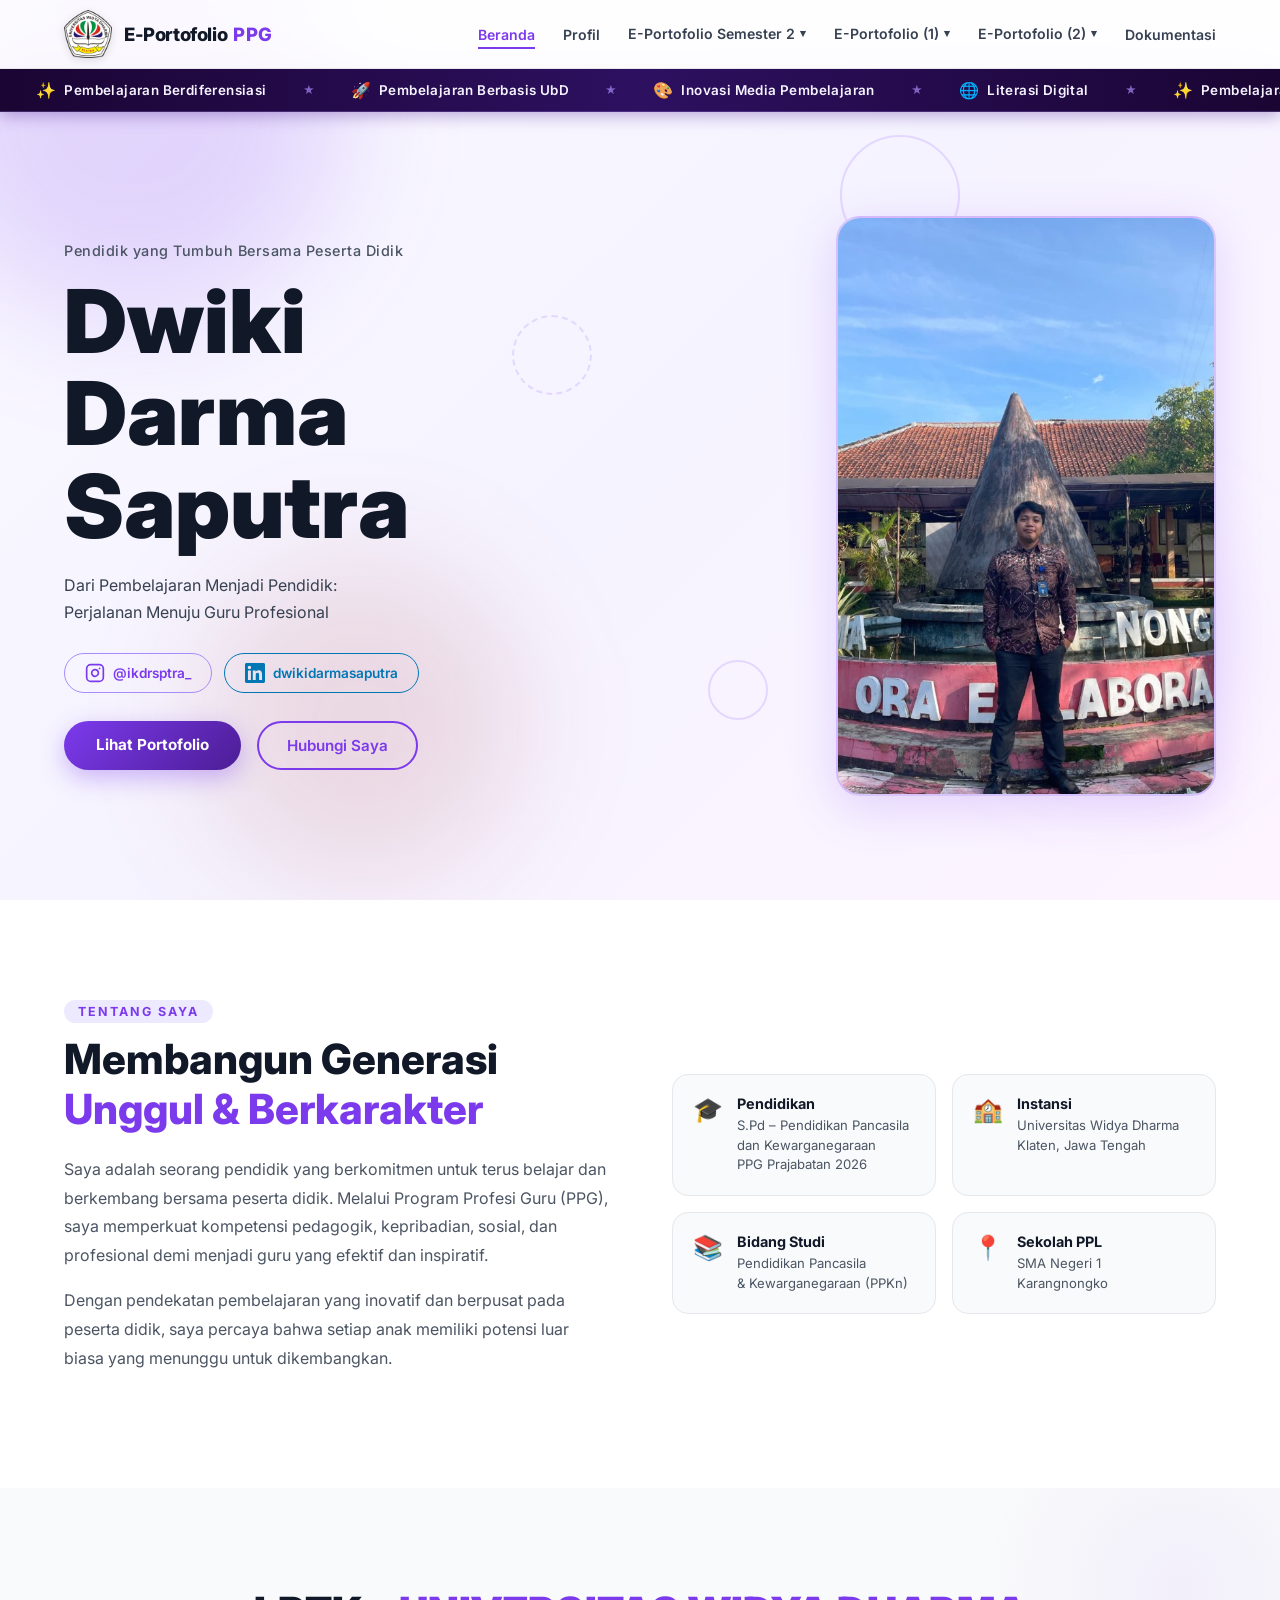
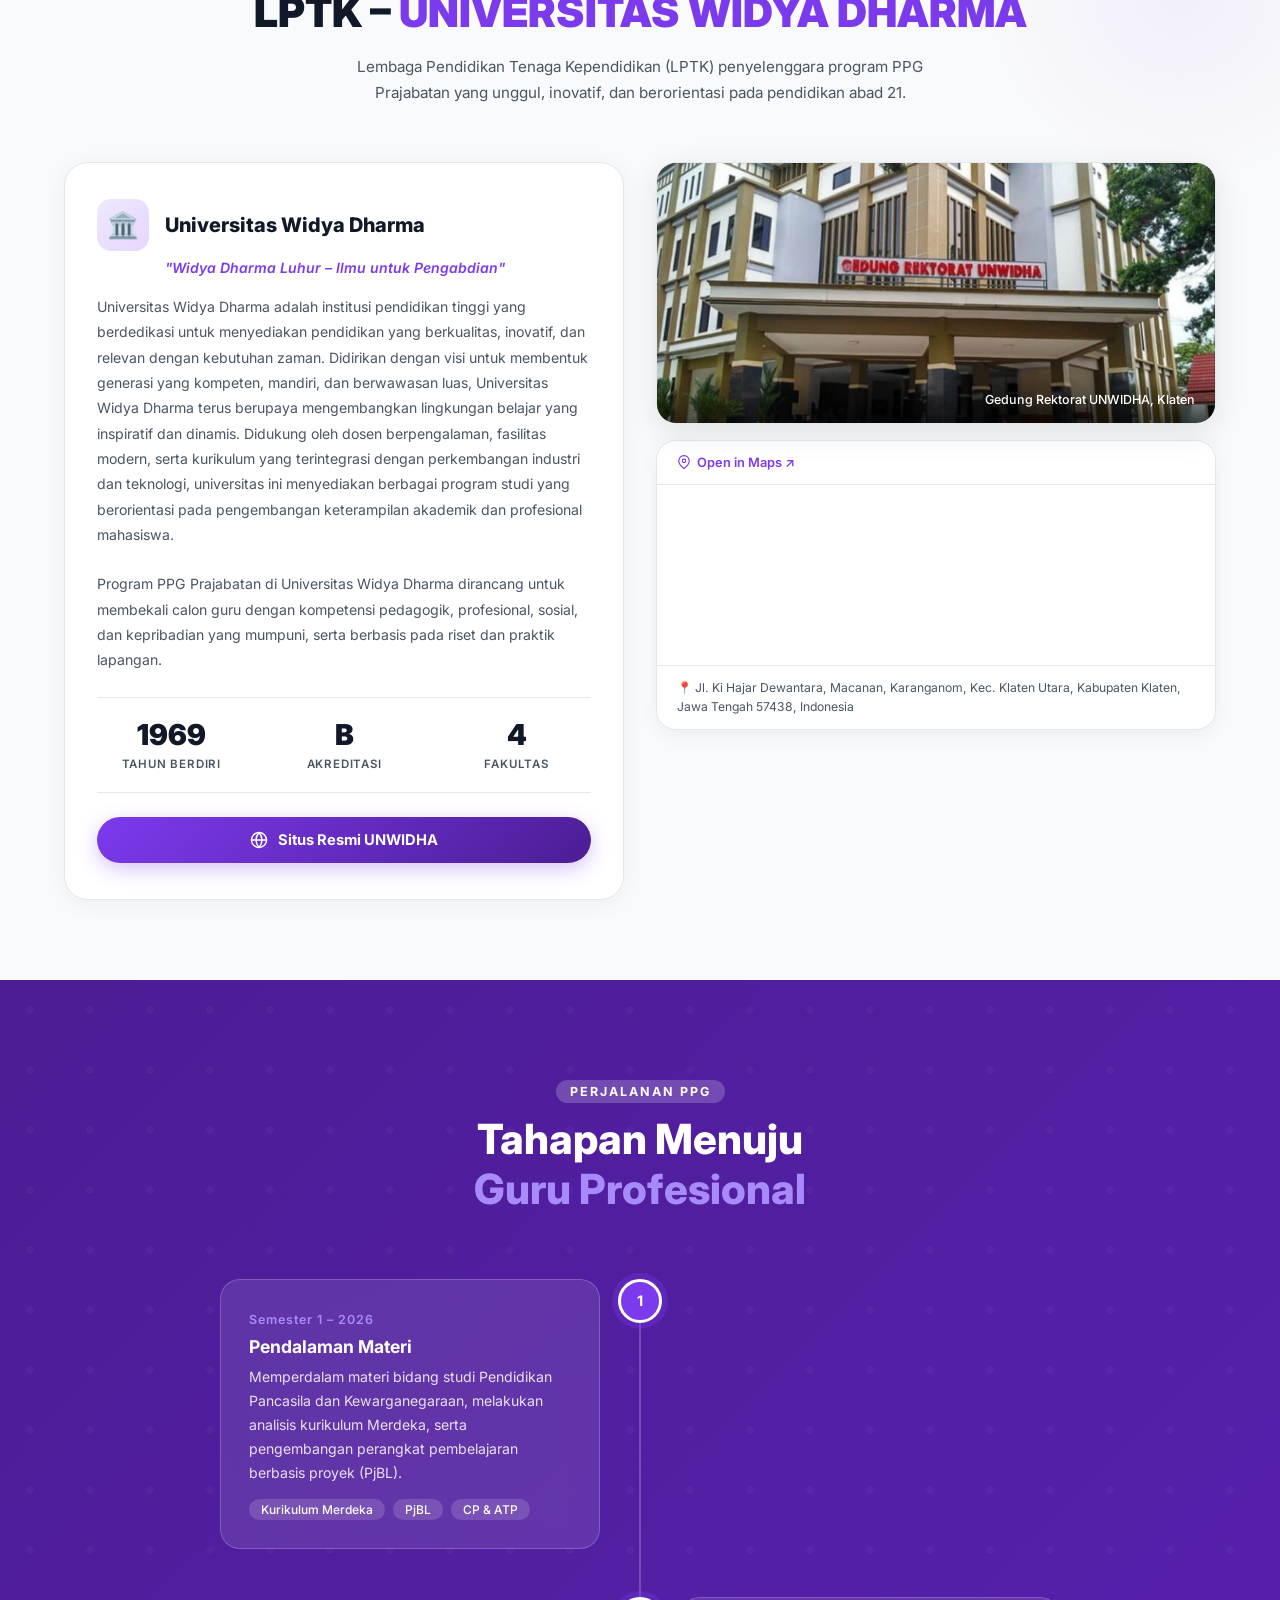
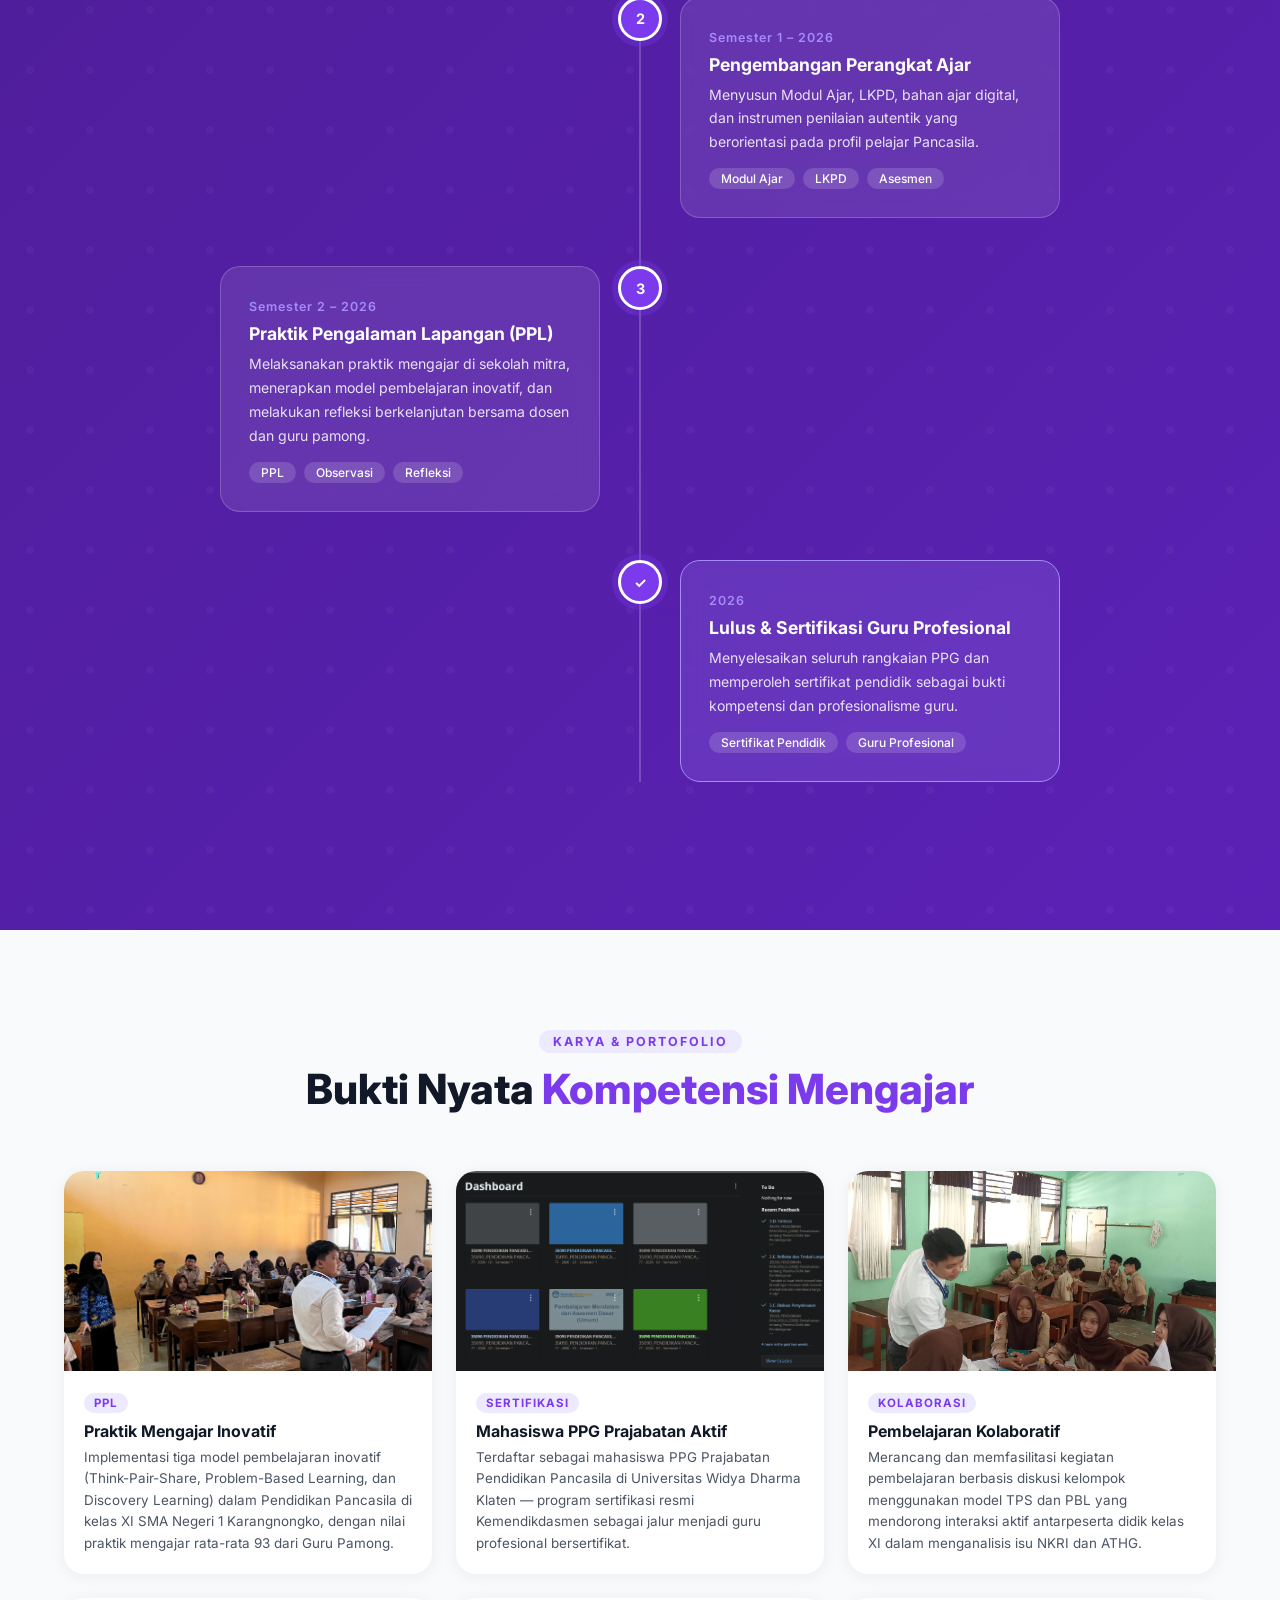
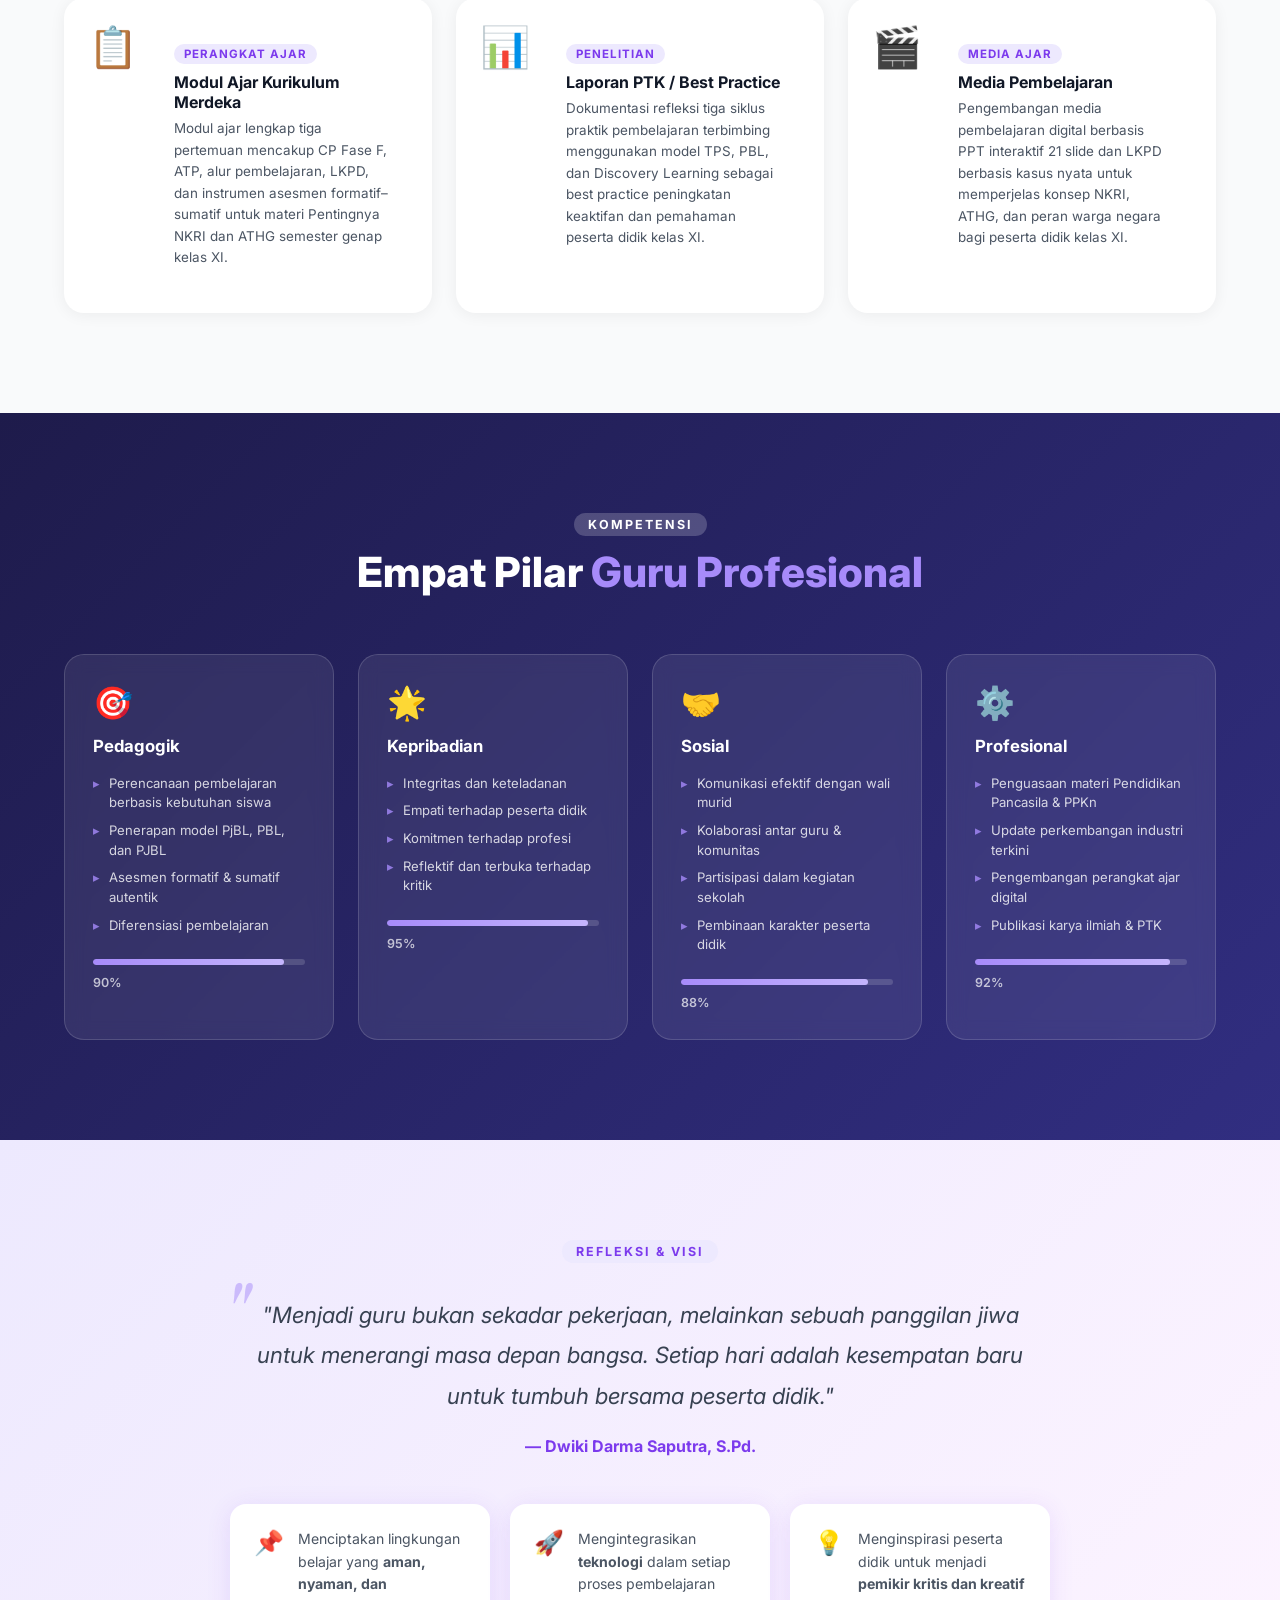
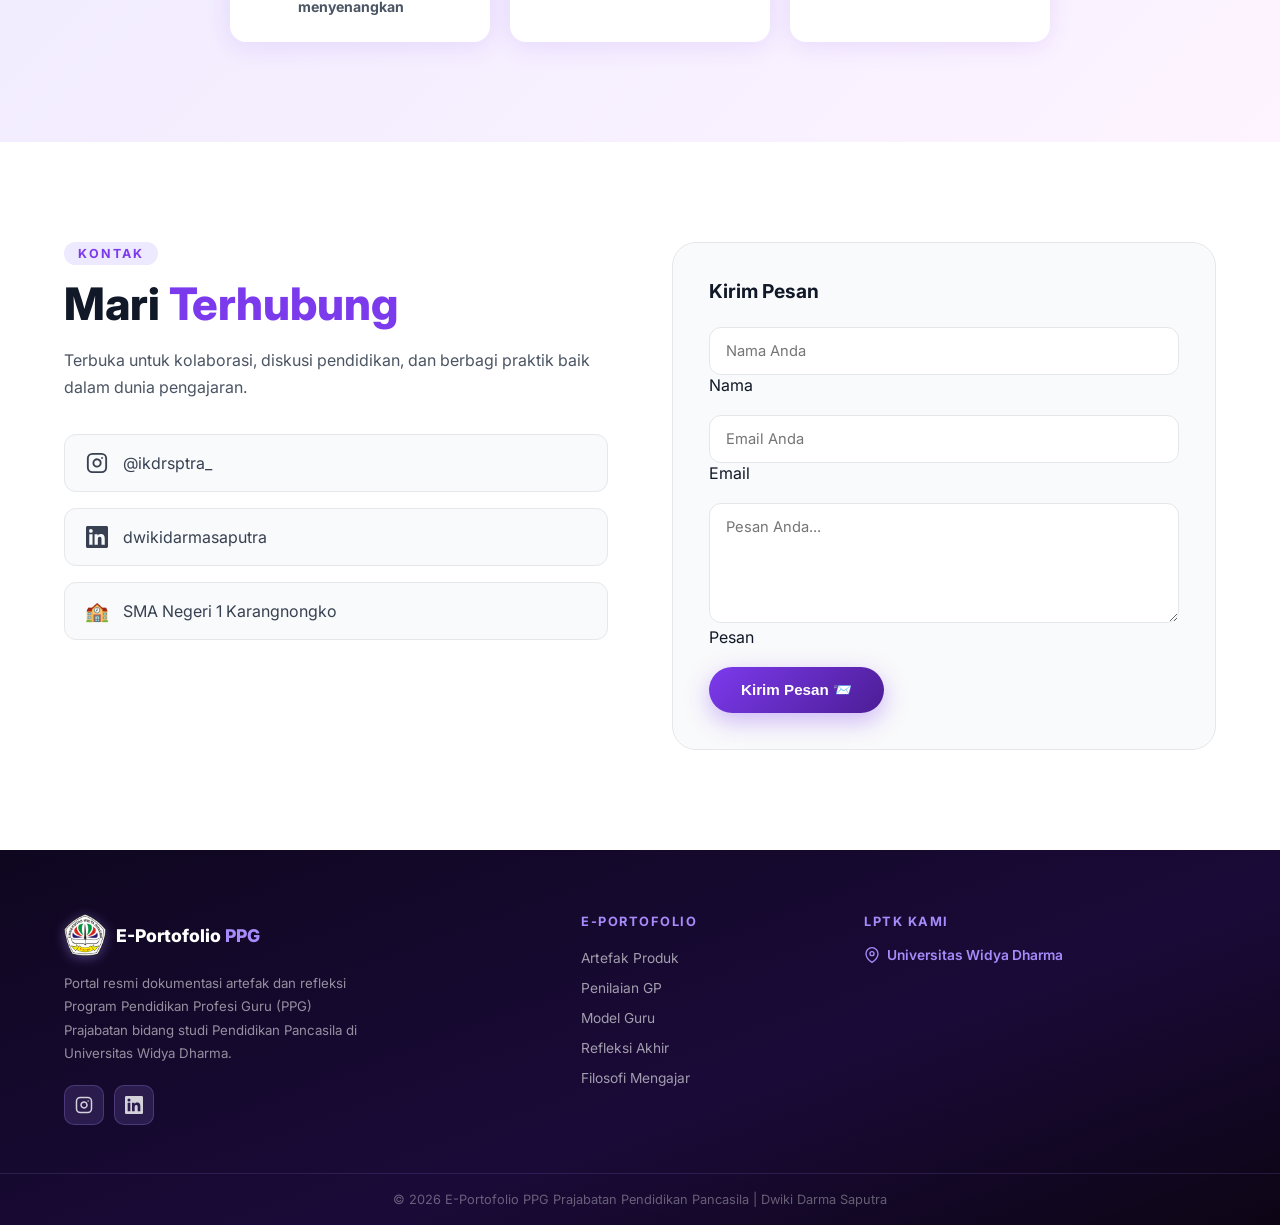
<file: index.html>
﻿<!DOCTYPE html>
<html lang="id">

<head>
  <meta charset="UTF-8" />
  <meta name="viewport" content="width=device-width, initial-scale=1.0" />
  <title>Dwiki Darma Saputra – E-Portfolio PPG</title>
  <meta name="description" content="E-Portfolio PPG Dwiki Darma Saputra – Pendidik yang Tumbuh Bersama Peserta Didik" />
  <link rel="icon" href="unwidha_logo.png" type="image/png" />
  <link rel="preconnect" href="https://fonts.googleapis.com" />
  <link rel="preconnect" href="https://fonts.gstatic.com" crossorigin />
  <link
    href="https://fonts.googleapis.com/css2?family=Inter:wght@300;400;500;600;700;800;900&family=Playfair+Display:wght@700;800&display=swap"
    rel="stylesheet" />
  <link rel="stylesheet" href="style.css" />
</head>

<body>

  <!-- NAV -->
  <nav class="navbar" id="navbar">
    <div class="nav-inner">
      <a href="#hero" class="nav-brand" id="nav-ppg-logo" aria-label="E-Portofolio PPG">
        <img src="unwidha_logo.png" alt="Logo Universitas Widya Dharma" class="unwidha-logo-img" />
        <span class="nav-brand-text">
          <span class="brand-eporto">E-Portofolio</span><span class="brand-ppg"> PPG</span>
        </span>
      </a>
      <ul class="nav-links" id="nav-links">
        <li><a href="index.html" class="nav-active">Beranda</a></li>
        <li><a href="profil.html">Profil</a></li>
        <li class="nav-dropdown">
          <a href="#" class="nav-dropdown-toggle" id="eporto-sem2-toggle">E-Portofolio Semester 2 <span class="nav-arrow">▾</span></a>
          <ul class="nav-dropdown-menu" id="eporto-sem2-menu">
            <li><a href="seminar-ppg.html"><span>🎓</span> Refleksi PPG Semester 1</a></li>
            <li><a href="seminar-ppg-2.html"><span>🎓</span> Refleksi PPG Semester 2</a></li>
            <li><a href="ppl.html"><span>🏫</span> Praktik Pengalaman Lapangan (PPL)</a></li>
            <li><a href="seminar-ppg-3.html"><span>🎤</span> Seminar PPG</a></li>
          </ul>
        </li>
        <li class="nav-dropdown">
          <a href="#" class="nav-dropdown-toggle" id="eporto1-toggle">E-Portofolio (1) <span class="nav-arrow">▾</span></a>
          <ul class="nav-dropdown-menu" id="eporto1-menu">
            <li><a href="artefak-produk.html"><span>📦</span> Artefak Produk</a></li>
            <li><a href="penilaian-gp.html"><span>⭐</span> Penilaian GP</a></li>
            <li><a href="model-guru.html"><span>👨‍🏫</span> Model Guru</a></li>
          </ul>
        </li>
        <li class="nav-dropdown">
          <a href="#" class="nav-dropdown-toggle" id="eporto2-toggle">E-Portofolio (2) <span class="nav-arrow">▾</span></a>
          <ul class="nav-dropdown-menu" id="eporto2-menu">
            <li><a href="refleksi.html"><span>📖</span> Refleksi Akhir</a></li>
            <li><a href="filosofi-mengajar.html"><span>💡</span> Filosofi Mengajar</a></li>
          </ul>
        </li>
        <li><a href="dokumentasi.html">Dokumentasi</a></li>
      </ul>
      <button class="hamburger" id="hamburger" aria-label="Menu">&#9776;</button>
    </div>
  </nav>

  <!-- TICKER -->
  <div class="ticker-wrap" id="ticker-bar" aria-label="Highlight Pembelajaran">
    <div class="ticker-track">
      <span class="ticker-item"><span class="ticker-emoji">✨</span>Pembelajaran Berdiferensiasi</span>
      <span class="ticker-dot">★</span>
      <span class="ticker-item"><span class="ticker-emoji">🚀</span>Pembelajaran Berbasis UbD</span>
      <span class="ticker-dot">★</span>
      <span class="ticker-item"><span class="ticker-emoji">🎨</span>Inovasi Media Pembelajaran</span>
      <span class="ticker-dot">★</span>
      <span class="ticker-item"><span class="ticker-emoji">🌐</span>Literasi Digital</span>
      <span class="ticker-dot">★</span>
      <!-- duplicate for seamless loop -->
      <span class="ticker-item"><span class="ticker-emoji">✨</span>Pembelajaran Berdiferensiasi</span>
      <span class="ticker-dot">★</span>
      <span class="ticker-item"><span class="ticker-emoji">🚀</span>Pembelajaran Berbasis UbD</span>
      <span class="ticker-dot">★</span>
      <span class="ticker-item"><span class="ticker-emoji">🎨</span>Inovasi Media Pembelajaran</span>
      <span class="ticker-dot">★</span>
      <span class="ticker-item"><span class="ticker-emoji">🌐</span>Literasi Digital</span>
      <span class="ticker-dot">★</span>
    </div>
  </div>

  <!-- HERO -->
  <section class="hero" id="hero">
    <div class="blob blob-1"></div>
    <div class="blob blob-2"></div>
    <div class="blob blob-3"></div>
    <div class="circle c1"></div>
    <div class="circle c2"></div>
    <div class="circle c3"></div>

    <div class="hero-content">
      <div class="hero-text" data-aos="fade-right">
        <p class="hero-subtitle">Pendidik yang Tumbuh Bersama Peserta Didik</p>
        <h1 class="hero-name">Dwiki Darma<br />Saputra</h1>
        <p class="hero-tagline">Dari Pembelajaran Menjadi Pendidik:<br />Perjalanan Menuju Guru Profesional</p>
        <div class="hero-social-row">
          <a href="https://www.instagram.com/ikdrsptra_/" target="_blank" rel="noopener" class="hero-social-btn"
            id="hero-ig-btn" aria-label="Instagram">
            <svg xmlns="http://www.w3.org/2000/svg" width="20" height="20" viewBox="0 0 24 24" fill="none"
              stroke="currentColor" stroke-width="2" stroke-linecap="round" stroke-linejoin="round">
              <rect x="2" y="2" width="20" height="20" rx="5" ry="5" />
              <path d="M16 11.37A4 4 0 1 1 12.63 8 4 4 0 0 1 16 11.37z" />
              <line x1="17.5" y1="6.5" x2="17.51" y2="6.5" />
            </svg>
            <span>@ikdrsptra_</span>
          </a>
          <a href="https://www.linkedin.com/in/dwikidarmasaputra080502" target="_blank" rel="noopener"
            class="hero-social-btn linkedin" id="hero-li-btn" aria-label="LinkedIn">
            <svg xmlns="http://www.w3.org/2000/svg" width="20" height="20" viewBox="0 0 24 24" fill="currentColor">
              <path
                d="M20.447 20.452h-3.554v-5.569c0-1.328-.027-3.037-1.852-3.037-1.853 0-2.136 1.445-2.136 2.939v5.667H9.351V9h3.414v1.561h.046c.477-.9 1.637-1.85 3.37-1.85 3.601 0 4.267 2.37 4.267 5.455v6.286zM5.337 7.433a2.062 2.062 0 0 1-2.063-2.065 2.064 2.064 0 1 1 2.063 2.065zm1.782 13.019H3.555V9h3.564v11.452zM22.225 0H1.771C.792 0 0 .774 0 1.729v20.542C0 23.227.792 24 1.771 24h20.451C23.2 24 24 23.227 24 22.271V1.729C24 .774 23.2 0 22.222 0h.003z" />
            </svg>
            <span>dwikidarmasaputra</span>
          </a>
        </div>
        <div class="hero-cta">
          <a href="#portfolio" class="btn-primary">Lihat Portofolio</a>
          <a href="#contact" class="btn-ghost">Hubungi Saya</a>
        </div>
      </div>
      <div class="hero-photo" data-aos="fade-left">
        <div class="photo-frame">
          <img src="dwiki_photo.jpg" alt="Dwiki Darma Saputra" />
        </div>
      </div>
    </div>
  </section>

  <!-- ABOUT -->
  <section class="about" id="about">
    <div class="container">
      <div class="about-grid">
        <div class="about-text" data-aos="fade-right">
          <span class="section-label">Tentang Saya</span>
          <h2>Membangun Generasi<br /><span class="accent">Unggul & Berkarakter</span></h2>
          <p>Saya adalah seorang pendidik yang berkomitmen untuk terus belajar dan berkembang bersama peserta didik.
            Melalui Program Profesi Guru (PPG), saya memperkuat kompetensi pedagogik, kepribadian, sosial, dan
            profesional demi menjadi guru yang efektif dan inspiratif.</p>
          <p>Dengan pendekatan pembelajaran yang inovatif dan berpusat pada peserta didik, saya percaya bahwa setiap
            anak memiliki potensi luar biasa yang menunggu untuk dikembangkan.</p>

        </div>
        <div class="about-cards" data-aos="fade-left">
          <div class="info-card">
            <div class="card-icon">🎓</div>
            <div>
              <h4>Pendidikan</h4>
              <p>S.Pd – Pendidikan Pancasila dan Kewarganegaraan<br />PPG Prajabatan 2026</p>
            </div>
          </div>
          <div class="info-card">
            <div class="card-icon">🏫</div>
            <div>
              <h4>Instansi</h4>
              <p>Universitas Widya Dharma<br />Klaten, Jawa Tengah</p>
            </div>
          </div>
          <div class="info-card">
            <div class="card-icon">📚</div>
            <div>
              <h4>Bidang Studi</h4>
              <p>Pendidikan Pancasila<br />&amp; Kewarganegaraan (PPKn)</p>
            </div>
          </div>
          <div class="info-card">
            <div class="card-icon">📍</div>
            <div>
              <h4>Sekolah PPL</h4>
              <p>SMA Negeri 1 Karangnongko</p>
            </div>
          </div>
        </div>
      </div>
    </div>
  </section>

  <!-- LPTK -->
  <section class="lptk-section" id="lptk">
    <div class="container">
      <div class="lptk-header" data-aos="fade-up">
        <h2>LPTK – <span class="accent">UNIVERSITAS WIDYA DHARMA</span></h2>
        <p>Lembaga Pendidikan Tenaga Kependidikan (LPTK) penyelenggara program PPG Prajabatan yang unggul, inovatif, dan berorientasi pada pendidikan abad 21.</p>
      </div>
      <div class="lptk-grid">
        <!-- Info Card -->
        <div class="lptk-info-card" data-aos="fade-right">
          <div class="lptk-card-header">
            <div class="lptk-uni-icon">🏛️</div>
            <h3>Universitas Widya Dharma</h3>
          </div>
          <p class="lptk-motto">"Widya Dharma Luhur – Ilmu untuk Pengabdian"</p>
          <p class="lptk-desc">
            Universitas Widya Dharma adalah institusi pendidikan tinggi yang berdedikasi untuk menyediakan pendidikan yang berkualitas, inovatif, dan relevan dengan kebutuhan zaman. Didirikan dengan visi untuk membentuk generasi yang kompeten, mandiri, dan berwawasan luas, Universitas Widya Dharma terus berupaya mengembangkan lingkungan belajar yang inspiratif dan dinamis. Didukung oleh dosen berpengalaman, fasilitas modern, serta kurikulum yang terintegrasi dengan perkembangan industri dan teknologi, universitas ini menyediakan berbagai program studi yang berorientasi pada pengembangan keterampilan akademik dan profesional mahasiswa.
          </p>
          <p class="lptk-desc">
            Program PPG Prajabatan di Universitas Widya Dharma dirancang untuk membekali calon guru dengan kompetensi pedagogik, profesional, sosial, dan kepribadian yang mumpuni, serta berbasis pada riset dan praktik lapangan.
          </p>
          <div class="lptk-stats">
            <div class="lptk-stat">
              <span class="lptk-stat-number">1969</span>
              <span class="lptk-stat-label">Tahun Berdiri</span>
            </div>
            <div class="lptk-stat">
              <span class="lptk-stat-number">B</span>
              <span class="lptk-stat-label">Akreditasi</span>
            </div>
            <div class="lptk-stat">
              <span class="lptk-stat-number">4</span>
              <span class="lptk-stat-label">Fakultas</span>
            </div>
          </div>
          <a href="https://unwidha.ac.id/" target="_blank" rel="noopener" class="lptk-site-btn" id="lptk-site-btn">
            <svg xmlns="http://www.w3.org/2000/svg" width="18" height="18" viewBox="0 0 24 24" fill="none" stroke="currentColor" stroke-width="2" stroke-linecap="round" stroke-linejoin="round"><circle cx="12" cy="12" r="10"/><line x1="2" y1="12" x2="22" y2="12"/><path d="M12 2a15.3 15.3 0 0 1 4 10 15.3 15.3 0 0 1-4 10 15.3 15.3 0 0 1-4-10 15.3 15.3 0 0 1 4-10z"/></svg>
            Situs Resmi UNWIDHA
          </a>
        </div>
        <!-- Visual Card -->
        <div class="lptk-visual-card" data-aos="fade-left">
          <div class="lptk-campus-photo">
            <img src="unwidha_kampus.jpg" alt="Gedung Rektorat Universitas Widya Dharma Klaten" />
            <div class="lptk-campus-caption">Gedung Rektorat UNWIDHA, Klaten</div>
          </div>
          <div class="lptk-map-card">
            <div class="lptk-map-header">
              <a href="https://maps.app.goo.gl/gPsFx2wNN1eKvaqR7" target="_blank" rel="noopener" id="lptk-maps-link">
                <svg xmlns="http://www.w3.org/2000/svg" width="14" height="14" viewBox="0 0 24 24" fill="none" stroke="currentColor" stroke-width="2" stroke-linecap="round" stroke-linejoin="round"><path d="M21 10c0 7-9 13-9 13s-9-6-9-13a9 9 0 0 1 18 0z"/><circle cx="12" cy="10" r="3"/></svg>
                Open in Maps ↗
              </a>
            </div>
            <div class="lptk-map-embed">
              <iframe
                src="https://www.google.com/maps/embed?pb=!1m18!1m12!1m3!1d3955.1!2d110.5935!3d-7.6985!2m3!1f0!2f0!3f0!3m2!1i1024!2i768!4f13.1!3m3!1m2!1s0x2e7a44a2d4e3c7ed%3A0x2b3c4e7b8a5d1f2a!2sUniversitas+Widya+Dharma+Klaten!5e0!3m2!1sid!2sid!4v1"
                allowfullscreen="" loading="lazy"
                referrerpolicy="no-referrer-when-downgrade">
              </iframe>
            </div>
            <div class="lptk-map-address">
              📍 Jl. Ki Hajar Dewantara, Macanan, Karanganom, Kec. Klaten Utara, Kabupaten Klaten, Jawa Tengah 57438, Indonesia
            </div>
          </div>
        </div>
      </div>
    </div>
  </section>

  <!-- JOURNEY -->
  <section class="journey" id="journey">
    <div class="container">
      <div class="section-header" data-aos="fade-up">
        <span class="section-label light">Perjalanan PPG</span>
        <h2>Tahapan Menuju<br /><span class="accent-light">Guru Profesional</span></h2>
      </div>
      <div class="timeline">
        <div class="timeline-item" data-aos="fade-right">
          <div class="timeline-dot">1</div>
          <div class="timeline-content">
            <span class="timeline-date">Semester 1 – 2026</span>
            <h3>Pendalaman Materi</h3>
            <p>Memperdalam materi bidang studi Pendidikan Pancasila dan Kewarganegaraan, melakukan analisis kurikulum
              Merdeka, serta pengembangan perangkat pembelajaran berbasis proyek (PjBL).</p>
            <div class="timeline-tags">
              <span>Kurikulum Merdeka</span>
              <span>PjBL</span>
              <span>CP & ATP</span>
            </div>
          </div>
        </div>
        <div class="timeline-item right" data-aos="fade-left">
          <div class="timeline-dot">2</div>
          <div class="timeline-content">
            <span class="timeline-date">Semester 1 – 2026</span>
            <h3>Pengembangan Perangkat Ajar</h3>
            <p>Menyusun Modul Ajar, LKPD, bahan ajar digital, dan instrumen penilaian autentik yang berorientasi pada
              profil pelajar Pancasila.</p>
            <div class="timeline-tags">
              <span>Modul Ajar</span>
              <span>LKPD</span>
              <span>Asesmen</span>
            </div>
          </div>
        </div>
        <div class="timeline-item" data-aos="fade-right">
          <div class="timeline-dot">3</div>
          <div class="timeline-content">
            <span class="timeline-date">Semester 2 – 2026</span>
            <h3>Praktik Pengalaman Lapangan (PPL)</h3>
            <p>Melaksanakan praktik mengajar di sekolah mitra, menerapkan model pembelajaran inovatif, dan melakukan
              refleksi berkelanjutan bersama dosen dan guru pamong.</p>
            <div class="timeline-tags">
              <span>PPL</span>
              <span>Observasi</span>
              <span>Refleksi</span>
            </div>
          </div>
        </div>
        <div class="timeline-item right" data-aos="fade-left">
          <div class="timeline-dot">✓</div>
          <div class="timeline-content highlight">
            <span class="timeline-date">2026</span>
            <h3>Lulus & Sertifikasi Guru Profesional</h3>
            <p>Menyelesaikan seluruh rangkaian PPG dan memperoleh sertifikat pendidik sebagai bukti kompetensi dan
              profesionalisme guru.</p>
            <div class="timeline-tags">
              <span>Sertifikat Pendidik</span>
              <span>Guru Profesional</span>
            </div>
          </div>
        </div>
      </div>
    </div>
  </section>

  <!-- PORTFOLIO -->
  <section class="portfolio-section" id="portfolio">
    <div class="container">
      <div class="section-header" data-aos="fade-up">
        <span class="section-label">Karya & Portofolio</span>
        <h2>Bukti Nyata <span class="accent">Kompetensi Mengajar</span></h2>
      </div>
      <div class="portfolio-grid">
        <div class="portfolio-card" data-aos="fade-up" data-delay="0">
          <div class="portfolio-img">
            <img src="Dokumentasi-1.jpeg" alt="Praktik Mengajar" />
            <div class="portfolio-overlay">
              <span>Lihat Detail →</span>
            </div>
          </div>
          <div class="portfolio-info">
            <span class="portfolio-tag">PPL</span>
            <h3>Praktik Mengajar Inovatif</h3>
            <p>Implementasi tiga model pembelajaran inovatif (Think-Pair-Share, Problem-Based Learning, dan Discovery Learning) dalam Pendidikan Pancasila di kelas XI SMA Negeri 1 Karangnongko, dengan nilai praktik mengajar rata-rata 93 dari Guru Pamong.</p>
          </div>
        </div>
        <div class="portfolio-card" data-aos="fade-up" data-delay="100">
          <div class="portfolio-img">
            <img src="Mahasiswa PPG Prajabatan Aktif.png" alt="Mahasiswa PPG Prajabatan Aktif" />
            <div class="portfolio-overlay">
              <span>Lihat Detail →</span>
            </div>
          </div>
          <div class="portfolio-info">
            <span class="portfolio-tag">Sertifikasi</span>
            <h3>Mahasiswa PPG Prajabatan Aktif</h3>
            <p>Terdaftar sebagai mahasiswa PPG Prajabatan Pendidikan Pancasila di Universitas Widya Dharma Klaten — program sertifikasi resmi Kemendikdasmen sebagai jalur menjadi guru profesional bersertifikat.</p>
          </div>
        </div>
        <div class="portfolio-card" data-aos="fade-up" data-delay="200">
          <div class="portfolio-img">
            <img src="Dokumentasi-3.jpeg" alt="Pembelajaran Kolaboratif" />
            <div class="portfolio-overlay">
              <span>Lihat Detail →</span>
            </div>
          </div>
          <div class="portfolio-info">
            <span class="portfolio-tag">Kolaborasi</span>
            <h3>Pembelajaran Kolaboratif</h3>
            <p>Merancang dan memfasilitasi kegiatan pembelajaran berbasis diskusi kelompok menggunakan model TPS dan PBL yang mendorong interaksi aktif antarpeserta didik kelas XI dalam menganalisis isu NKRI dan ATHG.</p>
          </div>
        </div>
        <a href="artefak-produk.html#tab-modul" class="portfolio-card doc-card" data-aos="fade-up" data-delay="0" style="text-decoration:none;color:inherit;">
          <div class="doc-icon">📋</div>
          <div class="portfolio-info">
            <span class="portfolio-tag">Perangkat Ajar</span>
            <h3>Modul Ajar Kurikulum Merdeka</h3>
            <p>Modul ajar lengkap tiga pertemuan mencakup CP Fase F, ATP, alur pembelajaran, LKPD, dan instrumen asesmen formatif–sumatif untuk materi Pentingnya NKRI dan ATHG semester genap kelas XI.</p>
          </div>
        </a>
        <a href="artefak-produk.html#tab-observasi" class="portfolio-card doc-card" data-aos="fade-up" data-delay="100" style="text-decoration:none;color:inherit;">
          <div class="doc-icon">📊</div>
          <div class="portfolio-info">
            <span class="portfolio-tag">Penelitian</span>
            <h3>Laporan PTK / Best Practice</h3>
            <p>Dokumentasi refleksi tiga siklus praktik pembelajaran terbimbing menggunakan model TPS, PBL, dan Discovery Learning sebagai best practice peningkatan keaktifan dan pemahaman peserta didik kelas XI.</p>
          </div>
        </a>
        <a href="artefak-produk.html#tab-media" class="portfolio-card doc-card" data-aos="fade-up" data-delay="200" style="text-decoration:none;color:inherit;">
          <div class="doc-icon">🎬</div>
          <div class="portfolio-info">
            <span class="portfolio-tag">Media Ajar</span>
            <h3>Media Pembelajaran</h3>
            <p>Pengembangan media pembelajaran digital berbasis PPT interaktif 21 slide dan LKPD berbasis kasus nyata untuk memperjelas konsep NKRI, ATHG, dan peran warga negara bagi peserta didik kelas XI.</p>
          </div>
        </a>
      </div>
    </div>
  </section>

  <!-- COMPETENCIES -->
  <section class="competencies" id="competencies">
    <div class="container">
      <div class="section-header" data-aos="fade-up">
        <span class="section-label light">Kompetensi</span>
        <h2>Empat Pilar <span class="accent-light">Guru Profesional</span></h2>
      </div>
      <div class="comp-grid">
        <div class="comp-card" data-aos="zoom-in" data-delay="0">
          <div class="comp-icon">🎯</div>
          <h3>Pedagogik</h3>
          <ul>
            <li>Perencanaan pembelajaran berbasis kebutuhan siswa</li>
            <li>Penerapan model PjBL, PBL, dan PJBL</li>
            <li>Asesmen formatif & sumatif autentik</li>
            <li>Diferensiasi pembelajaran</li>
          </ul>
          <div class="comp-bar">
            <div class="comp-fill" style="width:90%"></div>
          </div>
          <span class="comp-percent">90%</span>
        </div>
        <div class="comp-card" data-aos="zoom-in" data-delay="100">
          <div class="comp-icon">🌟</div>
          <h3>Kepribadian</h3>
          <ul>
            <li>Integritas dan keteladanan</li>
            <li>Empati terhadap peserta didik</li>
            <li>Komitmen terhadap profesi</li>
            <li>Reflektif dan terbuka terhadap kritik</li>
          </ul>
          <div class="comp-bar">
            <div class="comp-fill" style="width:95%"></div>
          </div>
          <span class="comp-percent">95%</span>
        </div>
        <div class="comp-card" data-aos="zoom-in" data-delay="200">
          <div class="comp-icon">🤝</div>
          <h3>Sosial</h3>
          <ul>
            <li>Komunikasi efektif dengan wali murid</li>
            <li>Kolaborasi antar guru & komunitas</li>
            <li>Partisipasi dalam kegiatan sekolah</li>
            <li>Pembinaan karakter peserta didik</li>
          </ul>
          <div class="comp-bar">
            <div class="comp-fill" style="width:88%"></div>
          </div>
          <span class="comp-percent">88%</span>
        </div>
        <div class="comp-card" data-aos="zoom-in" data-delay="300">
          <div class="comp-icon">⚙️</div>
          <h3>Profesional</h3>
          <ul>
            <li>Penguasaan materi Pendidikan Pancasila &amp; PPKn</li>
            <li>Update perkembangan industri terkini</li>
            <li>Pengembangan perangkat ajar digital</li>
            <li>Publikasi karya ilmiah & PTK</li>
          </ul>
          <div class="comp-bar">
            <div class="comp-fill" style="width:92%"></div>
          </div>
          <span class="comp-percent">92%</span>
        </div>
      </div>
    </div>
  </section>

  <!-- REFLEKSI -->
  <section class="reflection" id="reflection">
    <div class="container">
      <div class="reflection-inner" data-aos="fade-up">
        <span class="section-label">Refleksi & Visi</span>
        <blockquote>
          "Menjadi guru bukan sekadar pekerjaan, melainkan sebuah panggilan jiwa untuk menerangi masa depan bangsa.
          Setiap hari adalah kesempatan baru untuk tumbuh bersama peserta didik."
        </blockquote>
        <p class="reflection-author">— Dwiki Darma Saputra, S.Pd.</p>
        <div class="vision-cards">
          <div class="vision-card">
            <span>📌</span>
            <p>Menciptakan lingkungan belajar yang <strong>aman, nyaman, dan menyenangkan</strong></p>
          </div>
          <div class="vision-card">
            <span>🚀</span>
            <p>Mengintegrasikan <strong>teknologi</strong> dalam setiap proses pembelajaran</p>
          </div>
          <div class="vision-card">
            <span>💡</span>
            <p>Menginspirasi peserta didik untuk menjadi <strong>pemikir kritis dan kreatif</strong></p>
          </div>
        </div>
      </div>
    </div>
  </section>

  <!-- CONTACT -->
  <section class="contact" id="contact">
    <div class="container">
      <div class="contact-grid">
        <div class="contact-text" data-aos="fade-right">
          <span class="section-label">Kontak</span>
          <h2>Mari <span class="accent">Terhubung</span></h2>
          <p>Terbuka untuk kolaborasi, diskusi pendidikan, dan berbagi praktik baik dalam dunia pengajaran.</p>
          <div class="contact-links">
            <a href="https://www.instagram.com/ikdrsptra_/" target="_blank" rel="noopener" class="contact-item"
              id="ig-link">
              <span class="contact-icon contact-icon-svg">
                <svg xmlns="http://www.w3.org/2000/svg" width="22" height="22" viewBox="0 0 24 24" fill="none"
                  stroke="currentColor" stroke-width="2" stroke-linecap="round" stroke-linejoin="round">
                  <rect x="2" y="2" width="20" height="20" rx="5" ry="5" />
                  <path d="M16 11.37A4 4 0 1 1 12.63 8 4 4 0 0 1 16 11.37z" />
                  <line x1="17.5" y1="6.5" x2="17.51" y2="6.5" />
                </svg>
              </span>
              <span>@ikdrsptra_</span>
            </a>
            <a href="https://www.linkedin.com/in/dwikidarmasaputra080502" target="_blank" rel="noopener"
              class="contact-item" id="li-link">
              <span class="contact-icon contact-icon-svg">
                <svg xmlns="http://www.w3.org/2000/svg" width="22" height="22" viewBox="0 0 24 24" fill="currentColor">
                  <path
                    d="M20.447 20.452h-3.554v-5.569c0-1.328-.027-3.037-1.852-3.037-1.853 0-2.136 1.445-2.136 2.939v5.667H9.351V9h3.414v1.561h.046c.477-.9 1.637-1.85 3.37-1.85 3.601 0 4.267 2.37 4.267 5.455v6.286zM5.337 7.433a2.062 2.062 0 0 1-2.063-2.065 2.064 2.064 0 1 1 2.063 2.065zm1.782 13.019H3.555V9h3.564v11.452zM22.225 0H1.771C.792 0 0 .774 0 1.729v20.542C0 23.227.792 24 1.771 24h20.451C23.2 24 24 23.227 24 22.271V1.729C24 .774 23.2 0 22.222 0h.003z" />
                </svg>
              </span>
              <span>dwikidarmasaputra</span>
            </a>
            <a href="#" class="contact-item" id="school-link">
              <span class="contact-icon">🏫</span>
              <span>SMA Negeri 1 Karangnongko</span>
            </a>
          </div>
        </div>
        <form class="contact-form" data-aos="fade-left" id="contact-form">
          <h3>Kirim Pesan</h3>
          <div class="form-group">
            <input type="text" id="name" placeholder="Nama Anda" required />
            <label for="name">Nama</label>
          </div>
          <div class="form-group">
            <input type="email" id="email" placeholder="Email Anda" required />
            <label for="email">Email</label>
          </div>
          <div class="form-group">
            <textarea id="message" rows="4" placeholder="Pesan Anda..." required></textarea>
            <label for="message">Pesan</label>
          </div>
          <button type="submit" class="btn-primary" id="send-btn">Kirim Pesan 📨</button>
        </form>
      </div>
    </div>
  </section>

  <!-- FOOTER -->
  <footer class="footer-new">
    <div class="footer-top">
      <div class="container footer-grid">
        <!-- Col 1: Brand -->
        <div class="footer-col">
          <div class="footer-brand">
            <img src="unwidha_logo.png" alt="Logo Unwidha" class="footer-logo-img" />
            <span class="footer-brand-name"><span class="fb-eporto">E-Portofolio</span><span class="fb-ppg"> PPG</span></span>
          </div>
          <p class="footer-desc">Portal resmi dokumentasi artefak dan refleksi Program Pendidikan Profesi Guru (PPG) Prajabatan bidang studi Pendidikan Pancasila di Universitas Widya Dharma.</p>
          <div class="footer-socials">
            <a href="https://www.instagram.com/ikdrsptra_/" target="_blank" rel="noopener" class="footer-social-btn" aria-label="Instagram" id="footer-ig">
              <svg xmlns="http://www.w3.org/2000/svg" width="18" height="18" viewBox="0 0 24 24" fill="none" stroke="currentColor" stroke-width="2" stroke-linecap="round" stroke-linejoin="round"><rect x="2" y="2" width="20" height="20" rx="5" ry="5"/><path d="M16 11.37A4 4 0 1 1 12.63 8 4 4 0 0 1 16 11.37z"/><line x1="17.5" y1="6.5" x2="17.51" y2="6.5"/></svg>
            </a>
            <a href="https://www.linkedin.com/in/dwikidarmasaputra080502" target="_blank" rel="noopener" class="footer-social-btn" aria-label="LinkedIn" id="footer-li">
              <svg xmlns="http://www.w3.org/2000/svg" width="18" height="18" viewBox="0 0 24 24" fill="currentColor"><path d="M20.447 20.452h-3.554v-5.569c0-1.328-.027-3.037-1.852-3.037-1.853 0-2.136 1.445-2.136 2.939v5.667H9.351V9h3.414v1.561h.046c.477-.9 1.637-1.85 3.37-1.85 3.601 0 4.267 2.37 4.267 5.455v6.286zM5.337 7.433a2.062 2.062 0 0 1-2.063-2.065 2.064 2.064 0 1 1 2.063 2.065zm1.782 13.019H3.555V9h3.564v11.452zM22.225 0H1.771C.792 0 0 .774 0 1.729v20.542C0 23.227.792 24 1.771 24h20.451C23.2 24 24 23.227 24 22.271V1.729C24 .774 23.2 0 22.222 0h.003z"/></svg>
            </a>
          </div>
        </div>
        <!-- Col 2: E-Portofolio -->
        <div class="footer-col">
          <h4 class="footer-col-title">E-Portofolio</h4>
          <ul class="footer-links">
            <li><a href="artefak-produk.html">Artefak Produk</a></li>
            <li><a href="penilaian-gp.html">Penilaian GP</a></li>
            <li><a href="model-guru.html">Model Guru</a></li>
            <li><a href="refleksi.html">Refleksi Akhir</a></li>
            <li><a href="filosofi-mengajar.html">Filosofi Mengajar</a></li>
          </ul>
        </div>
        <!-- Col 3: LPTK -->
        <div class="footer-col">
          <h4 class="footer-col-title">LPTK Kami</h4>
          <a href="https://maps.app.goo.gl/tfwrJ8PoLEfRgoeG6" target="_blank" rel="noopener" class="footer-lptk-link" id="lptk-map-link">
            <svg xmlns="http://www.w3.org/2000/svg" width="16" height="16" viewBox="0 0 24 24" fill="none" stroke="currentColor" stroke-width="2" stroke-linecap="round" stroke-linejoin="round"><path d="M21 10c0 7-9 13-9 13s-9-6-9-13a9 9 0 0 1 18 0z"/><circle cx="12" cy="10" r="3"/></svg>
            Universitas Widya Dharma
          </a>
          <div class="footer-map-embed">
            <iframe
              src="https://www.google.com/maps/embed?pb=!1m18!1m12!1m3!1d3952.697!2d110.6047!3d-7.7128!2m3!1f0!2f0!3f0!3m2!1i1024!2i768!4f13.1!3m3!1m2!1s0x2e7a3c1b3e000001%3A0x1!2sUniversitas+Widya+Dharma+Klaten!5e0!3m2!1sid!2sid!4v1"
              width="100%" height="140" style="border:0; border-radius:10px; opacity:.85;"
              allowfullscreen="" loading="lazy"
              referrerpolicy="no-referrer-when-downgrade">
            </iframe>
          </div>
        </div>
      </div>
    </div>
    <div class="footer-bottom">
      <div class="container">
        <p>© 2026 E-Portofolio PPG Prajabatan Pendidikan Pancasila | Dwiki Darma Saputra</p>
      </div>
    </div>
  </footer>

  <script src="script.js"></script>
</body>

</html>
</file>
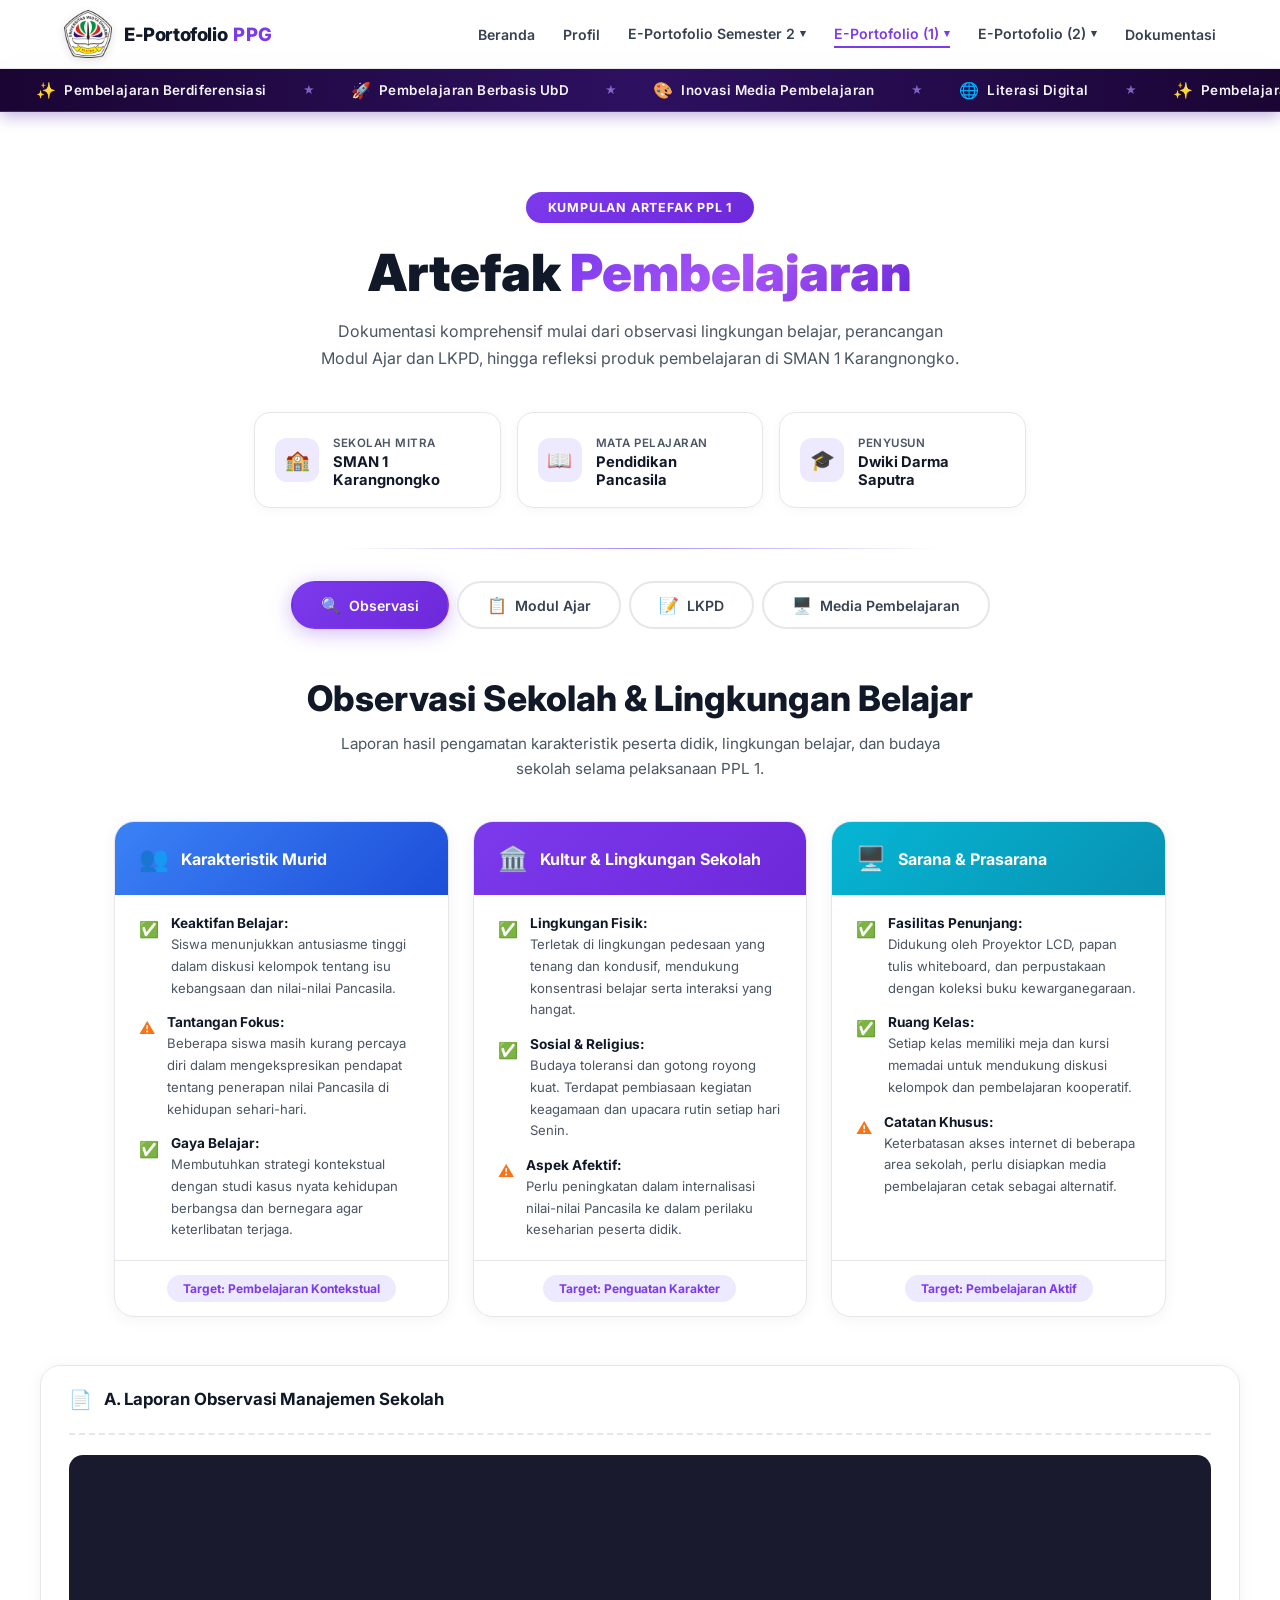
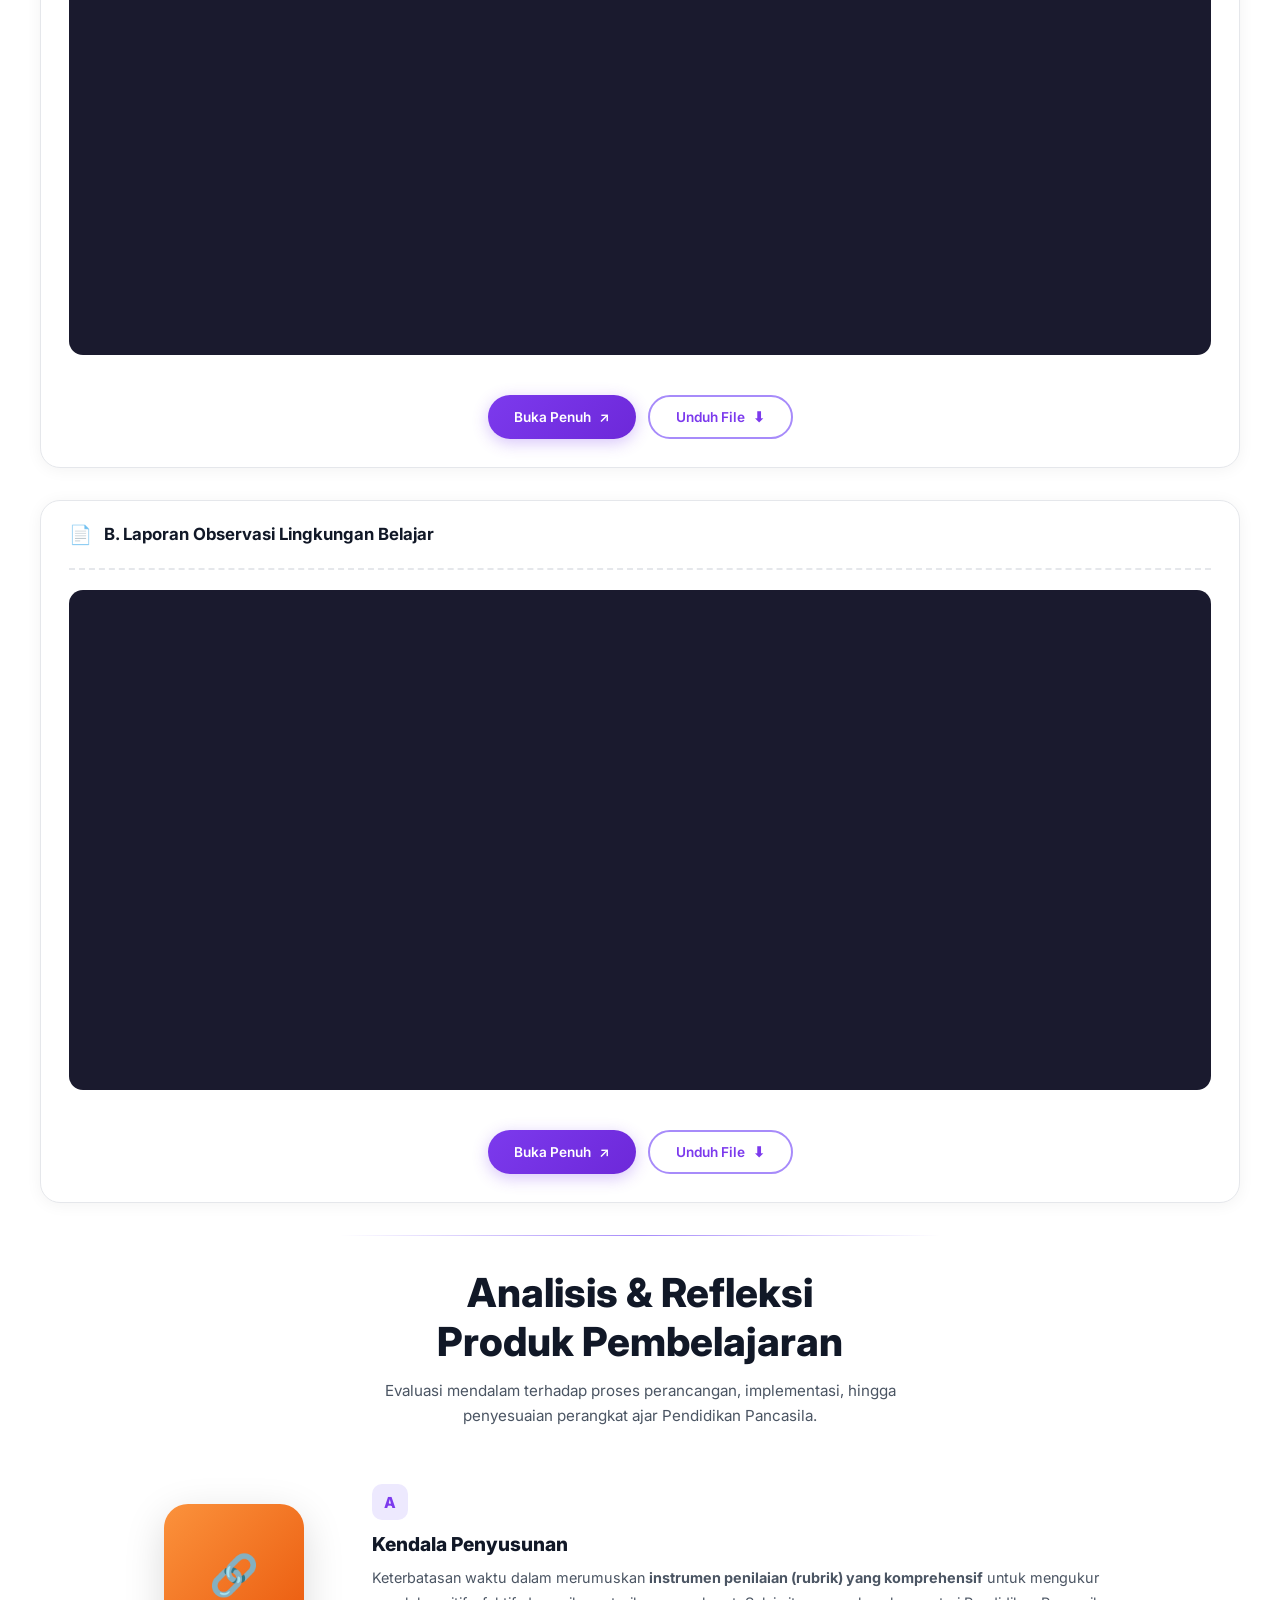
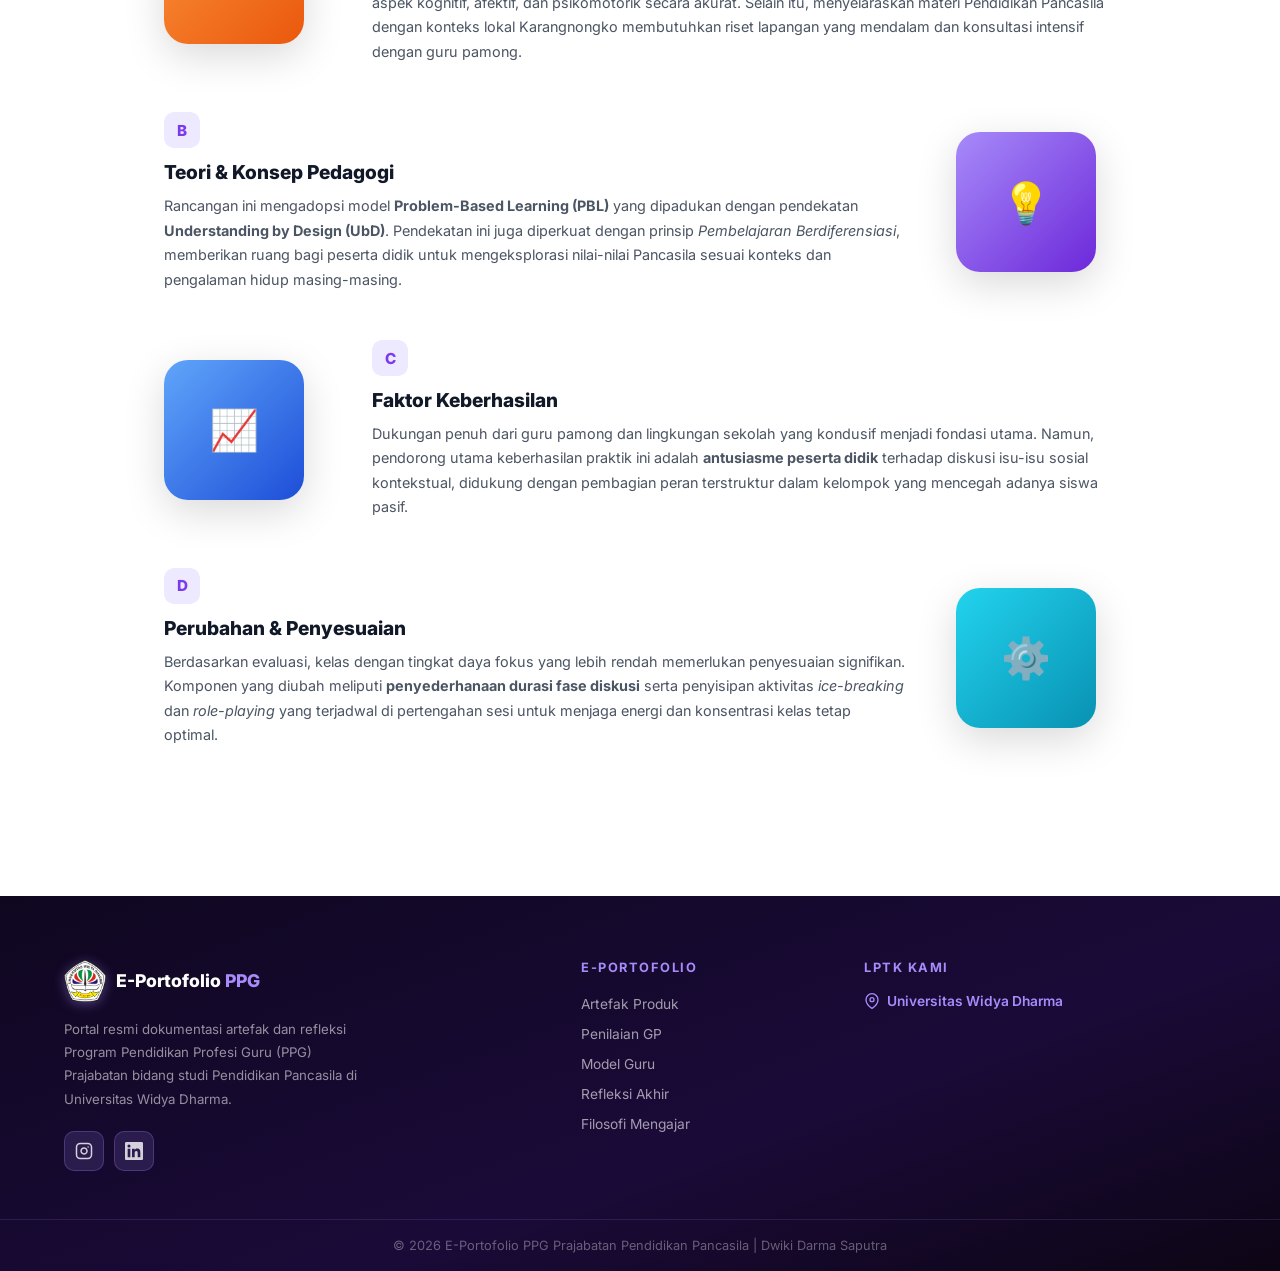
<file: artefak-produk.html>
﻿<!DOCTYPE html>
<html lang="id">

<head>
  <meta charset="UTF-8" />
  <meta name="viewport" content="width=device-width, initial-scale=1.0" />
  <title>Artefak Produk – E-Portofolio PPG</title>
  <meta name="description" content="Artefak Pembelajaran PPG Dwiki Darma Saputra – Dokumentasi observasi, modul ajar, dan LKPD Pendidikan Pancasila di SMAN 1 Karangnongko." />
  <link rel="icon" href="unwidha_logo.png" type="image/png" />
  <link rel="preconnect" href="https://fonts.googleapis.com" />
  <link rel="preconnect" href="https://fonts.gstatic.com" crossorigin />
  <link href="https://fonts.googleapis.com/css2?family=Inter:wght@300;400;500;600;700;800;900&family=Playfair+Display:wght@700;800&display=swap" rel="stylesheet" />
  <link rel="stylesheet" href="style.css" />
  <style>
    /* ===== PAGE WRAPPER ===== */
    .page-wrapper {
      padding-top: 132px;
      padding-bottom: 60px;
      min-height: 100vh;
    }

    /* ===== PAGE HEADER ===== */
    .art-header {
      text-align: center;
      padding: 60px 24px 40px;
      animation: artFadeUp .7s ease both;
    }
    .art-badge {
      display: inline-block;
      background: linear-gradient(135deg, var(--purple-main), #6d28d9);
      color: #fff;
      font-size: .78rem;
      font-weight: 700;
      padding: 8px 22px;
      border-radius: 50px;
      letter-spacing: .8px;
      text-transform: uppercase;
      margin-bottom: 20px;
    }
    .art-title {
      font-family: 'Inter', sans-serif;
      font-weight: 900;
      font-size: clamp(2rem, 5vw, 3.2rem);
      color: var(--gray-900);
      margin-bottom: 16px;
      line-height: 1.15;
    }
    .art-title .text-gradient {
      background: linear-gradient(135deg, var(--purple-main), #a855f7, #6d28d9);
      -webkit-background-clip: text;
      -webkit-text-fill-color: transparent;
      background-clip: text;
    }
    .art-subtitle {
      font-size: 1rem;
      color: var(--gray-600);
      max-width: 640px;
      margin: 0 auto;
      line-height: 1.7;
    }

    @keyframes artFadeUp {
      from { opacity: 0; transform: translateY(24px); }
      to { opacity: 1; transform: translateY(0); }
    }

    /* ===== BENTO INFO GRID ===== */
    .bento-grid {
      display: grid;
      grid-template-columns: repeat(3, 1fr);
      gap: 16px;
      max-width: 820px;
      margin: 0 auto 40px;
      padding: 0 24px;
      animation: artFadeUp .7s ease .2s both;
    }
    .bento-item {
      display: flex;
      align-items: center;
      gap: 14px;
      background: #fff;
      border: 1px solid var(--gray-200);
      border-radius: 16px;
      padding: 18px 20px;
      transition: var(--transition);
      box-shadow: 0 2px 12px rgba(0,0,0,.04);
    }
    .bento-item:hover {
      transform: translateY(-3px);
      box-shadow: var(--shadow-md);
      border-color: var(--purple-light);
    }
    .bento-item .bento-icon {
      width: 44px; height: 44px;
      background: var(--purple-pale);
      border-radius: 12px;
      display: flex; align-items: center; justify-content: center;
      font-size: 1.25rem;
      flex-shrink: 0;
    }
    .bento-item label {
      font-size: .72rem;
      font-weight: 600;
      color: var(--gray-600);
      text-transform: uppercase;
      letter-spacing: .5px;
    }
    .bento-item h3 {
      font-size: .92rem;
      font-weight: 700;
      color: var(--gray-900);
      margin-top: 2px;
    }

    /* ===== SECTION DIVIDER ===== */
    .section-divider {
      border: none;
      height: 1px;
      background: linear-gradient(90deg, transparent, var(--purple-light), transparent);
      max-width: 600px;
      margin: 32px auto;
    }

    /* ===== TAB NAVIGATION ===== */
    .tabs-container {
      display: flex;
      justify-content: center;
      gap: 8px;
      flex-wrap: wrap;
      padding: 0 24px;
      margin-bottom: 48px;
      animation: artFadeUp .7s ease .4s both;
    }
    .tab-btn {
      display: inline-flex;
      align-items: center;
      gap: 8px;
      padding: 12px 28px;
      border: 2px solid var(--gray-200);
      border-radius: 50px;
      background: #fff;
      color: var(--gray-700);
      font-family: 'Inter', sans-serif;
      font-size: .88rem;
      font-weight: 600;
      cursor: pointer;
      transition: all .25s ease;
    }
    .tab-btn:hover {
      border-color: var(--purple-light);
      color: var(--purple-main);
      background: var(--purple-pale);
    }
    .tab-btn.active {
      background: linear-gradient(135deg, var(--purple-main), #6d28d9);
      color: #fff;
      border-color: transparent;
      box-shadow: 0 4px 20px rgba(124,58,237,.35);
    }
    .tab-btn .tab-icon { font-size: 1rem; }

    /* ===== TAB CONTENT ===== */
    .tab-content {
      display: none;
      animation: tabFade .4s ease;
    }
    .tab-content.active { display: block; }
    @keyframes tabFade {
      from { opacity: 0; transform: translateY(12px); }
      to { opacity: 1; transform: translateY(0); }
    }

    /* ===== TAB SECTION TITLE ===== */
    .section-title {
      text-align: center;
      margin-bottom: 40px;
    }
    .section-title h2 {
      font-family: 'Inter', sans-serif;
      font-weight: 800;
      font-size: clamp(1.5rem, 4vw, 2.2rem);
      color: var(--gray-900);
      margin-bottom: 12px;
    }
    .section-title p {
      font-size: .95rem;
      color: var(--gray-600);
      max-width: 600px;
      margin: 0 auto;
      line-height: 1.65;
    }

    /* ===== SCOUT CARDS (Observasi) ===== */
    .scouting-grid {
      display: grid;
      grid-template-columns: repeat(3, 1fr);
      gap: 24px;
      max-width: 1100px;
      margin: 0 auto 48px;
      padding: 0 24px;
    }
    .scout-card {
      background: #fff;
      border-radius: 20px;
      border: 1px solid var(--gray-200);
      overflow: hidden;
      box-shadow: 0 2px 16px rgba(0,0,0,.05);
      transition: var(--transition);
      display: flex; flex-direction: column;
    }
    .scout-card:hover {
      transform: translateY(-5px);
      box-shadow: 0 12px 40px rgba(124,58,237,.15);
    }
    .scout-header {
      padding: 22px 24px;
      display: flex;
      align-items: center;
      gap: 12px;
      color: #fff;
    }
    .scout-header .scout-icon {
      font-size: 1.5rem;
    }
    .scout-header h3 {
      font-size: 1rem;
      font-weight: 700;
    }
    .bg-gradient-blue { background: linear-gradient(135deg, #3b82f6, #1d4ed8); }
    .bg-gradient-purple { background: linear-gradient(135deg, var(--purple-main), #6d28d9); }
    .bg-gradient-cyan { background: linear-gradient(135deg, #06b6d4, #0891b2); }

    .scout-body {
      padding: 20px 24px;
      flex: 1;
    }
    .scout-list {
      list-style: none;
      display: flex; flex-direction: column;
      gap: 16px;
    }
    .scout-list li {
      display: flex;
      gap: 12px;
      align-items: flex-start;
    }
    .scout-list li .s-icon {
      font-size: 1rem;
      margin-top: 2px;
      flex-shrink: 0;
      color: #22c55e;
    }
    .scout-list li .s-icon.warn { color: #f97316; }
    .scout-list li strong {
      display: block;
      font-size: .85rem;
      font-weight: 700;
      color: var(--gray-900);
      margin-bottom: 2px;
    }
    .scout-list li span {
      font-size: .82rem;
      color: var(--gray-600);
      line-height: 1.5;
    }
    .scout-footer {
      padding: 14px 24px;
      border-top: 1px solid var(--gray-200);
      text-align: center;
    }
    .scout-tag {
      display: inline-block;
      font-size: .75rem;
      font-weight: 700;
      color: var(--purple-main);
      background: var(--purple-pale);
      padding: 6px 16px;
      border-radius: 50px;
    }

    /* ===== DOC CARDS (PDF Embed) ===== */
    .doc-card {
      background: #fff;
      border-radius: 20px;
      border: 1px solid var(--gray-200);
      overflow: hidden;
      max-width: 1200px;
      margin: 0 auto 32px;
      box-shadow: 0 2px 16px rgba(0,0,0,.05);
    }
    .doc-title {
      display: flex;
      align-items: center;
      gap: 12px;
      padding: 22px 28px;
      font-size: 1.05rem;
      font-weight: 700;
      color: var(--gray-900);
    }
    .doc-title .doc-icon { color: #ef4444; font-size: 1.15rem; }
    .dashed-divider {
      border: none;
      border-top: 2px dashed var(--gray-200);
      margin: 0 28px;
    }
    .pdf-container {
      background: #1a1a2e;
      margin: 20px 28px;
      border-radius: 14px;
      overflow: hidden;
      height: 500px;
      display: flex;
      align-items: center;
      justify-content: center;
    }
    .pdf-container iframe {
      width: 100%;
      height: 100%;
      border: none;
    }
    .pdf-placeholder {
      text-align: center;
      color: rgba(255,255,255,.5);
      padding: 40px;
    }
    .pdf-placeholder .ph-icon { font-size: 3rem; margin-bottom: 16px; display: block; }
    .pdf-placeholder p { font-size: .9rem; }
    .pdf-actions {
      display: flex;
      gap: 12px;
      justify-content: center;
      padding: 20px 28px 28px;
      flex-wrap: wrap;
    }
    .btn-modern {
      display: inline-flex;
      align-items: center;
      gap: 8px;
      padding: 12px 26px;
      border-radius: 50px;
      font-family: 'Inter', sans-serif;
      font-size: .85rem;
      font-weight: 600;
      text-decoration: none;
      transition: all .25s ease;
      cursor: pointer;
    }
    .btn-main {
      background: linear-gradient(135deg, var(--purple-main), #6d28d9);
      color: #fff;
      box-shadow: 0 4px 16px rgba(124,58,237,.3);
    }
    .btn-main:hover {
      transform: translateY(-2px);
      box-shadow: 0 8px 24px rgba(124,58,237,.45);
    }
    .btn-sub {
      background: #fff;
      color: var(--purple-main);
      border: 2px solid var(--purple-light);
    }
    .btn-sub:hover {
      background: var(--purple-pale);
      transform: translateY(-2px);
    }

    /* ===== ANALYSIS CARDS (Modul Ajar / LKPD) ===== */
    .analysis-grid {
      display: grid;
      grid-template-columns: repeat(2, 1fr);
      gap: 24px;
      max-width: 1000px;
      margin: 0 auto 48px;
      padding: 0 24px;
    }
    .analysis-card {
      position: relative;
      background: #fff;
      border-radius: 20px;
      border: 1px solid var(--gray-200);
      padding: 28px;
      overflow: hidden;
      box-shadow: 0 2px 16px rgba(0,0,0,.05);
      transition: var(--transition);
    }
    .analysis-card:hover {
      transform: translateY(-4px);
      box-shadow: 0 12px 40px rgba(124,58,237,.15);
    }

    .ac-header {
      display: flex;
      align-items: center;
      gap: 14px;
      margin-bottom: 14px;
    }
    .ac-icon {
      width: 42px; height: 42px;
      border-radius: 12px;
      display: flex; align-items: center; justify-content: center;
      font-size: 1.1rem;
      color: #fff;
      flex-shrink: 0;
    }
    .ac-icon.bg-blue { background: linear-gradient(135deg, #3b82f6, #1d4ed8); }
    .ac-icon.bg-purple { background: linear-gradient(135deg, var(--purple-main), #6d28d9); }
    .ac-icon.bg-cyan { background: linear-gradient(135deg, #06b6d4, #0891b2); }
    .ac-icon.bg-orange { background: linear-gradient(135deg, #f97316, #ea580c); }
    .ac-header h3 {
      font-size: 1rem;
      font-weight: 700;
      color: var(--gray-900);
    }
    .analysis-card p {
      font-size: .88rem;
      color: var(--gray-600);
      line-height: 1.7;
    }

    /* ===== ZIGZAG REFLEKSI ===== */
    .zigzag-section {
      max-width: 1000px;
      margin: 0 auto;
      padding: 0 24px 40px;
    }
    .zigzag-row {
      display: flex;
      align-items: center;
      gap: 48px;
      margin-bottom: 48px;
    }
    .zigzag-row.reverse { flex-direction: row-reverse; }
    .zz-visual {
      flex: 0 0 160px;
    }
    .zz-card-3d {
      width: 140px; height: 140px;
      border-radius: 24px;
      display: flex; align-items: center; justify-content: center;
      position: relative;
      overflow: hidden;
      box-shadow: 0 12px 40px rgba(0,0,0,.15);
    }
    .zz-card-3d .zz-inner {
      font-size: 2.5rem;
      animation: floatIcon 3s ease-in-out infinite;
    }
    @keyframes floatIcon {
      0%, 100% { transform: translateY(0); }
      50% { transform: translateY(-8px); }
    }
    .bg-orange-glow { background: linear-gradient(135deg, #fb923c, #ea580c); }
    .bg-purple-glow { background: linear-gradient(135deg, var(--purple-light), #6d28d9); }
    .bg-blue-glow { background: linear-gradient(135deg, #60a5fa, #1d4ed8); }
    .bg-cyan-glow { background: linear-gradient(135deg, #22d3ee, #0891b2); }

    .zz-content { flex: 1; }
    .zz-number {
      display: inline-flex;
      align-items: center; justify-content: center;
      width: 36px; height: 36px;
      background: var(--purple-pale);
      color: var(--purple-main);
      font-weight: 800;
      font-size: .95rem;
      border-radius: 10px;
      margin-bottom: 12px;
    }
    .zz-content h3 {
      font-size: 1.2rem;
      font-weight: 800;
      color: var(--gray-900);
      margin-bottom: 10px;
    }
    .zz-content p {
      font-size: .9rem;
      color: var(--gray-600);
      line-height: 1.7;
    }

    /* ===== RESPONSIVE ===== */
    @media (max-width: 900px) {
      .bento-grid { grid-template-columns: 1fr; max-width: 400px; }
      .scouting-grid { grid-template-columns: 1fr; max-width: 500px; }
      .analysis-grid { grid-template-columns: 1fr; }
      .zigzag-row, .zigzag-row.reverse {
        flex-direction: column;
        text-align: center;
      }
      .zz-visual { flex: 0 0 auto; }
    }
    @media (max-width: 600px) {
      .art-header { padding: 40px 16px 28px; }
      .pdf-container { height: 350px; margin: 16px; }
      .doc-title { padding: 18px 20px; font-size: .95rem; }
      .dashed-divider { margin: 0 20px; }
      .pdf-actions { padding: 16px 20px 24px; }
    }
  </style>
</head>

<body>

  <!-- NAV -->
  <nav class="navbar" id="navbar">
    <div class="nav-inner">
      <a href="index.html" class="nav-brand" aria-label="E-Portofolio PPG">
        <img src="unwidha_logo.png" alt="Logo Universitas Widya Dharma" class="unwidha-logo-img" />
        <span class="nav-brand-text">
          <span class="brand-eporto">E-Portofolio</span><span class="brand-ppg"> PPG</span>
        </span>
      </a>
      <ul class="nav-links" id="nav-links">
        <li><a href="index.html">Beranda</a></li>
        <li><a href="profil.html">Profil</a></li>
        <li class="nav-dropdown">
          <a href="#" class="nav-dropdown-toggle" id="eporto-sem2-toggle">E-Portofolio Semester 2 <span class="nav-arrow">&#9662;</span></a>
          <ul class="nav-dropdown-menu" id="eporto-sem2-menu">
            <li><a href="seminar-ppg.html"><span>🎓</span> Refleksi PPG Semester 1</a></li>
            <li><a href="seminar-ppg-2.html"><span>🎓</span> Refleksi PPG Semester 2</a></li>
            <li><a href="ppl.html"><span>🏫</span> Praktik Pengalaman Lapangan (PPL)</a></li>
            <li><a href="seminar-ppg-3.html"><span>🎤</span> Seminar PPG</a></li>
          </ul>
        </li>
        <li class="nav-dropdown">
          <a href="#" class="nav-dropdown-toggle nav-active" id="eporto1-toggle">E-Portofolio (1) <span class="nav-arrow">&#9662;</span></a>
          <ul class="nav-dropdown-menu" id="eporto1-menu">
            <li><a href="artefak-produk.html" class="nav-active"><span>📦</span> Artefak Produk</a></li>
            <li><a href="penilaian-gp.html"><span>⭐</span> Penilaian GP</a></li>
            <li><a href="model-guru.html"><span>👨‍🏫</span> Model Guru</a></li>
          </ul>
        </li>
        <li class="nav-dropdown">
          <a href="#" class="nav-dropdown-toggle" id="eporto2-toggle">E-Portofolio (2) <span class="nav-arrow">&#9662;</span></a>
          <ul class="nav-dropdown-menu" id="eporto2-menu">
            <li><a href="refleksi.html"><span>📖</span> Refleksi Akhir</a></li>
            <li><a href="filosofi-mengajar.html"><span>💡</span> Filosofi Mengajar</a></li>
          </ul>
        </li>
        <li><a href="dokumentasi.html">Dokumentasi</a></li>
      </ul>
      <button class="hamburger" id="hamburger" aria-label="Menu">&#9776;</button>
    </div>
  </nav>

  <!-- TICKER -->
  <div class="ticker-wrap" id="ticker-bar" aria-label="Highlight Pembelajaran">
    <div class="ticker-track">
      <span class="ticker-item"><span class="ticker-emoji">✨</span>Pembelajaran Berdiferensiasi</span>
      <span class="ticker-dot">★</span>
      <span class="ticker-item"><span class="ticker-emoji">🚀</span>Pembelajaran Berbasis UbD</span>
      <span class="ticker-dot">★</span>
      <span class="ticker-item"><span class="ticker-emoji">🎨</span>Inovasi Media Pembelajaran</span>
      <span class="ticker-dot">★</span>
      <span class="ticker-item"><span class="ticker-emoji">🌐</span>Literasi Digital</span>
      <span class="ticker-dot">★</span>
      <span class="ticker-item"><span class="ticker-emoji">✨</span>Pembelajaran Berdiferensiasi</span>
      <span class="ticker-dot">★</span>
      <span class="ticker-item"><span class="ticker-emoji">🚀</span>Pembelajaran Berbasis UbD</span>
      <span class="ticker-dot">★</span>
      <span class="ticker-item"><span class="ticker-emoji">🎨</span>Inovasi Media Pembelajaran</span>
      <span class="ticker-dot">★</span>
      <span class="ticker-item"><span class="ticker-emoji">🌐</span>Literasi Digital</span>
      <span class="ticker-dot">★</span>
    </div>
  </div>

  <!-- MAIN CONTENT -->
  <main class="page-wrapper">

    <!-- PAGE HEADER -->
    <div class="art-header">
      <span class="art-badge">Kumpulan Artefak PPL 1</span>
      <h1 class="art-title">Artefak <span class="text-gradient">Pembelajaran</span></h1>
      <p class="art-subtitle">Dokumentasi komprehensif mulai dari observasi lingkungan belajar, perancangan Modul Ajar dan LKPD, hingga refleksi produk pembelajaran di SMAN 1 Karangnongko.</p>
    </div>

    <!-- BENTO INFO -->
    <div class="bento-grid">
      <div class="bento-item" data-aos="fade-up">
        <div class="bento-icon">🏫</div>
        <div>
          <label>Sekolah Mitra</label>
          <h3>SMAN 1 Karangnongko</h3>
        </div>
      </div>
      <div class="bento-item" data-aos="fade-up">
        <div class="bento-icon">📖</div>
        <div>
          <label>Mata Pelajaran</label>
          <h3>Pendidikan Pancasila</h3>
        </div>
      </div>
      <div class="bento-item" data-aos="fade-up">
        <div class="bento-icon">🎓</div>
        <div>
          <label>Penyusun</label>
          <h3>Dwiki Darma Saputra</h3>
        </div>
      </div>
    </div>

    <hr class="section-divider" />

    <!-- TAB NAVIGATION -->
    <div class="tabs-container" id="tabs-container">
      <button class="tab-btn active" data-tab="tab-observasi" onclick="openTab(event, 'tab-observasi')">
        <span class="tab-icon">🔍</span> Observasi
      </button>
      <button class="tab-btn" data-tab="tab-modul" onclick="openTab(event, 'tab-modul')">
        <span class="tab-icon">📋</span> Modul Ajar
      </button>
      <button class="tab-btn" data-tab="tab-lkpd" onclick="openTab(event, 'tab-lkpd')">
        <span class="tab-icon">📝</span> LKPD
      </button>
      <button class="tab-btn" data-tab="tab-media" onclick="openTab(event, 'tab-media')">
        <span class="tab-icon">🖥️</span> Media Pembelajaran
      </button>
    </div>

    <!-- ===================== TAB: OBSERVASI ===================== -->
    <section id="tab-observasi" class="tab-content active">
      <div class="section-title">
        <h2>Observasi Sekolah <span class="text-gradient">& Lingkungan Belajar</span></h2>
        <p>Laporan hasil pengamatan karakteristik peserta didik, lingkungan belajar, dan budaya sekolah selama pelaksanaan PPL 1.</p>
      </div>

      <!-- Scout Cards -->
      <div class="scouting-grid">

        <!-- Card 1: Karakteristik Murid -->
        <div class="scout-card" data-aos="fade-up">
          <div class="scout-header bg-gradient-blue">
            <span class="scout-icon">👥</span>
            <h3>Karakteristik Murid</h3>
          </div>
          <div class="scout-body">
            <ul class="scout-list">
              <li>
                <span class="s-icon">✅</span>
                <div>
                  <strong>Keaktifan Belajar:</strong>
                  <span>Siswa menunjukkan antusiasme tinggi dalam diskusi kelompok tentang isu kebangsaan dan nilai-nilai Pancasila.</span>
                </div>
              </li>
              <li>
                <span class="s-icon warn">⚠️</span>
                <div>
                  <strong>Tantangan Fokus:</strong>
                  <span>Beberapa siswa masih kurang percaya diri dalam mengekspresikan pendapat tentang penerapan nilai Pancasila di kehidupan sehari-hari.</span>
                </div>
              </li>
              <li>
                <span class="s-icon">✅</span>
                <div>
                  <strong>Gaya Belajar:</strong>
                  <span>Membutuhkan strategi kontekstual dengan studi kasus nyata kehidupan berbangsa dan bernegara agar keterlibatan terjaga.</span>
                </div>
              </li>
            </ul>
          </div>
          <div class="scout-footer">
            <span class="scout-tag">Target: Pembelajaran Kontekstual</span>
          </div>
        </div>

        <!-- Card 2: Lingkungan Sekolah -->
        <div class="scout-card" data-aos="fade-up">
          <div class="scout-header bg-gradient-purple">
            <span class="scout-icon">🏛️</span>
            <h3>Kultur & Lingkungan Sekolah</h3>
          </div>
          <div class="scout-body">
            <ul class="scout-list">
              <li>
                <span class="s-icon">✅</span>
                <div>
                  <strong>Lingkungan Fisik:</strong>
                  <span>Terletak di lingkungan pedesaan yang tenang dan kondusif, mendukung konsentrasi belajar serta interaksi yang hangat.</span>
                </div>
              </li>
              <li>
                <span class="s-icon">✅</span>
                <div>
                  <strong>Sosial & Religius:</strong>
                  <span>Budaya toleransi dan gotong royong kuat. Terdapat pembiasaan kegiatan keagamaan dan upacara rutin setiap hari Senin.</span>
                </div>
              </li>
              <li>
                <span class="s-icon warn">⚠️</span>
                <div>
                  <strong>Aspek Afektif:</strong>
                  <span>Perlu peningkatan dalam internalisasi nilai-nilai Pancasila ke dalam perilaku keseharian peserta didik.</span>
                </div>
              </li>
            </ul>
          </div>
          <div class="scout-footer">
            <span class="scout-tag">Target: Penguatan Karakter</span>
          </div>
        </div>

        <!-- Card 3: Sarana & Prasarana -->
        <div class="scout-card" data-aos="fade-up">
          <div class="scout-header bg-gradient-cyan">
            <span class="scout-icon">🖥️</span>
            <h3>Sarana & Prasarana</h3>
          </div>
          <div class="scout-body">
            <ul class="scout-list">
              <li>
                <span class="s-icon">✅</span>
                <div>
                  <strong>Fasilitas Penunjang:</strong>
                  <span>Didukung oleh Proyektor LCD, papan tulis whiteboard, dan perpustakaan dengan koleksi buku kewarganegaraan.</span>
                </div>
              </li>
              <li>
                <span class="s-icon">✅</span>
                <div>
                  <strong>Ruang Kelas:</strong>
                  <span>Setiap kelas memiliki meja dan kursi memadai untuk mendukung diskusi kelompok dan pembelajaran kooperatif.</span>
                </div>
              </li>
              <li>
                <span class="s-icon warn">⚠️</span>
                <div>
                  <strong>Catatan Khusus:</strong>
                  <span>Keterbatasan akses internet di beberapa area sekolah, perlu disiapkan media pembelajaran cetak sebagai alternatif.</span>
                </div>
              </li>
            </ul>
          </div>
          <div class="scout-footer">
            <span class="scout-tag">Target: Pembelajaran Aktif</span>
          </div>
        </div>
      </div>

      <!-- Document A -->
      <div class="doc-card" data-aos="fade-up">
        <h3 class="doc-title">
          <span class="doc-icon">📄</span> A. Laporan Observasi Manajemen Sekolah
        </h3>
        <hr class="dashed-divider" />
        <div class="pdf-container">
          <iframe src="Artefak Produk/Dwiki Darma Saputra_Observasi Manajemen Sekolah.pdf" title="Laporan Observasi Manajemen Sekolah" loading="lazy"></iframe>
        </div>
        <div class="pdf-actions">
          <a href="Artefak Produk/Dwiki Darma Saputra_Observasi Manajemen Sekolah.pdf" target="_blank" class="btn-modern btn-main">
            <span>Buka Penuh</span> <span>↗</span>
          </a>
          <a href="Artefak Produk/Dwiki Darma Saputra_Observasi Manajemen Sekolah.pdf" download="Dwiki Darma Saputra_Observasi Manajemen Sekolah.pdf" class="btn-modern btn-sub">
            <span>Unduh File</span> <span>⬇</span>
          </a>
        </div>
      </div>

      <!-- Document B -->
      <div class="doc-card" data-aos="fade-up">
        <h3 class="doc-title">
          <span class="doc-icon">📄</span> B. Laporan Observasi Lingkungan Belajar
        </h3>
        <hr class="dashed-divider" />
        <div class="pdf-container">
          <iframe src="Artefak Produk/Dwiki Darma Saputra_Observasi Lingkungan Belajar.pdf" title="Laporan Observasi Lingkungan Belajar" loading="lazy"></iframe>
        </div>
        <div class="pdf-actions">
          <a href="Artefak Produk/Dwiki Darma Saputra_Observasi Lingkungan Belajar.pdf" target="_blank" class="btn-modern btn-main">
            <span>Buka Penuh</span> <span>↗</span>
          </a>
          <a href="Artefak Produk/Dwiki Darma Saputra_Observasi Lingkungan Belajar.pdf" download="Dwiki Darma Saputra_Observasi Lingkungan Belajar.pdf" class="btn-modern btn-sub">
            <span>Unduh File</span> <span>⬇</span>
          </a>
        </div>
      </div>
    </section>

    <!-- ===================== TAB: MODUL AJAR ===================== -->
    <section id="tab-modul" class="tab-content">
      <div class="section-title">
        <h2>Modul Ajar <span class="text-gradient">Pendidikan Pancasila</span></h2>
        <p>Dokumen rancangan pembelajaran yang telah disusun dan diterapkan selama pelaksanaan PPL 1 di SMAN 1 Karangnongko.</p>
      </div>

      <div class="analysis-grid">
        <div class="analysis-card" data-aos="fade-up">
          <div class="ac-header">
            <div class="ac-icon bg-blue">🎯</div>
            <h3>Konteks Pengembangan</h3>
          </div>
          <p>Modul ini disusun untuk merespons karakteristik murid SMAN 1 Karangnongko yang memiliki latar belakang budaya pedesaan yang kuat. Materi difokuskan pada <strong>penerapan nilai-nilai Pancasila</strong> dalam konteks kehidupan sehari-hari masyarakat Karangnongko dengan pendekatan kontekstual.</p>
        </div>
        <div class="analysis-card" data-aos="fade-up">
          <div class="ac-header">
            <div class="ac-icon bg-purple">🏁</div>
            <h3>Tujuan Pembelajaran</h3>
          </div>
          <p>Membimbing peserta didik agar mampu <strong>memahami, menganalisis, dan mengimplementasikan</strong> nilai-nilai Pancasila secara kontekstual. Selain itu, bertujuan agar peserta didik cakap dalam berpikir kritis terhadap isu-isu kebangsaan serta menerapkan sikap toleransi dan gotong royong.</p>
        </div>
        <div class="analysis-card" data-aos="fade-up">
          <div class="ac-header">
            <div class="ac-icon bg-cyan">⭐</div>
            <h3>Kelebihan Pendekatan</h3>
          </div>
          <p>Mengadopsi pendekatan <strong>Problem-Based Learning (PBL)</strong> yang dipadukan dengan studi kasus lokal. Desain instruksional ini memuat langkah-langkah yang jelas dengan <strong>integrasi pembelajaran berdiferensiasi</strong>, sehingga pembelajaran tidak monoton dan berpusat pada peserta didik.</p>
        </div>
        <div class="analysis-card" data-aos="fade-up">
          <div class="ac-header">
            <div class="ac-icon bg-orange">⚠️</div>
            <h3>Tantangan Pelaksanaan</h3>
          </div>
          <p>Kendala utama terletak pada <strong>ketersediaan media digital</strong> yang terbatas di lingkungan sekolah. Diperlukan kreativitas dalam menyiapkan media pembelajaran cetak dan aktivitas <strong>role-playing</strong> untuk memvisualisasikan penerapan nilai Pancasila di berbagai situasi.</p>
        </div>
      </div>

      <!-- Modul Ajar Document 1 -->
      <div class="doc-card" data-aos="fade-up">
        <h3 class="doc-title">
          <span class="doc-icon">📄</span> Pratinjau Dokumen Modul Ajar (Bagian 1)
        </h3>
        <hr class="dashed-divider" />
        <div class="pdf-container">
          <iframe src="Artefak Produk/Pertemuan 1_Modul Ajar_Dwiki Darma Saputra.pdf" title="Modul Ajar 1" loading="lazy"></iframe>
        </div>
        <div class="pdf-actions">
          <a href="Artefak Produk/Pertemuan 1_Modul Ajar_Dwiki Darma Saputra.pdf" target="_blank" class="btn-modern btn-main">
            <span>Buka Penuh</span> <span>↗</span>
          </a>
          <a href="Artefak Produk/Pertemuan 1_Modul Ajar_Dwiki Darma Saputra.pdf" download="Pertemuan 1_Modul Ajar_Dwiki Darma Saputra.pdf" class="btn-modern btn-sub">
            <span>Unduh File</span> <span>⬇</span>
          </a>
        </div>
      </div>

      <!-- Modul Ajar Document 2 -->
      <div class="doc-card" data-aos="fade-up">
        <h3 class="doc-title">
          <span class="doc-icon">📄</span> Pratinjau Dokumen Modul Ajar (Bagian 2)
        </h3>
        <hr class="dashed-divider" />
        <div class="pdf-container">
          <iframe src="Artefak Produk/Pertemuan 2_Modul Ajar_Dwiki Darma Saputra.pdf" title="Modul Ajar 2" loading="lazy"></iframe>
        </div>
        <div class="pdf-actions">
          <a href="Artefak Produk/Pertemuan 2_Modul Ajar_Dwiki Darma Saputra.pdf" target="_blank" class="btn-modern btn-main">
            <span>Buka Penuh</span> <span>↗</span>
          </a>
          <a href="Artefak Produk/Pertemuan 2_Modul Ajar_Dwiki Darma Saputra.pdf" download="Pertemuan 2_Modul Ajar_Dwiki Darma Saputra.pdf" class="btn-modern btn-sub">
            <span>Unduh File</span> <span>⬇</span>
          </a>
        </div>
      </div>

      <!-- Modul Ajar Document 3 -->
      <div class="doc-card" data-aos="fade-up">
        <h3 class="doc-title">
          <span class="doc-icon">📄</span> Pratinjau Dokumen Modul Ajar (Bagian 3)
        </h3>
        <hr class="dashed-divider" />
        <div class="pdf-container">
          <iframe src="Artefak Produk/Pertemuan 3_Modul Ajar_Dwiki Darma Saputra.pdf" title="Modul Ajar 3" loading="lazy"></iframe>
        </div>
        <div class="pdf-actions">
          <a href="Artefak Produk/Pertemuan 3_Modul Ajar_Dwiki Darma Saputra.pdf" target="_blank" class="btn-modern btn-main">
            <span>Buka Penuh</span> <span>↗</span>
          </a>
          <a href="Artefak Produk/Pertemuan 3_Modul Ajar_Dwiki Darma Saputra.pdf" download="Pertemuan 3_Modul Ajar_Dwiki Darma Saputra.pdf" class="btn-modern btn-sub">
            <span>Unduh File</span> <span>⬇</span>
          </a>
        </div>
      </div>
    </section>

    <!-- ===================== TAB: LKPD ===================== -->
    <section id="tab-lkpd" class="tab-content">
      <div class="section-title">
        <h2>Lembar Kerja Peserta Didik <span class="text-gradient">(LKPD)</span></h2>
        <p>Panduan kolaboratif berbasis Project-Based Learning (PjBL) yang dirancang untuk membimbing peserta didik SMAN 1 Karangnongko dalam menganalisis dan menerapkan nilai-nilai Pancasila secara kreatif.</p>
      </div>

      <div class="analysis-grid">
        <div class="analysis-card" data-aos="fade-up">
          <div class="ac-header">
            <div class="ac-icon bg-blue">🎯</div>
            <h3>Konteks Pengembangan</h3>
          </div>
          <p>LKPD ini disusun sebagai panduan operasional pada <strong>kegiatan diskusi dan proyek kelompok</strong>. Didesain secara spesifik untuk memfasilitasi proses analisis kasus pelanggaran dan penerapan nilai Pancasila di lingkungan masyarakat sekitar.</p>
        </div>
        <div class="analysis-card" data-aos="fade-up">
          <div class="ac-header">
            <div class="ac-icon bg-purple">🏁</div>
            <h3>Tujuan Instruksional</h3>
          </div>
          <p>Memandu peserta didik dalam mengidentifikasi dan menganalisis permasalahan sosial melalui <strong>pembagian peran yang adil dalam tim</strong> (Ketua, Pencari Data, Penyusun, Presenter). Melatih keterampilan kolaboratif dan berpikir kritis berbasis nilai kebangsaan.</p>
        </div>
        <div class="analysis-card" data-aos="fade-up">
          <div class="ac-header">
            <div class="ac-icon bg-cyan">⭐</div>
            <h3>Kelebihan Lembar Kerja</h3>
          </div>
          <p>Formatnya sangat <strong>sistematis dan berbasis alur (step-by-step)</strong>. Dengan adanya kolom pengisian spesifik (Identifikasi Masalah, Analisis Nilai, Solusi Kontekstual), pemikiran peserta didik lebih terarah dan kolaborasi antaranggota menjadi lebih terukur dan produktif.</p>
        </div>
        <div class="analysis-card" data-aos="fade-up">
          <div class="ac-header">
            <div class="ac-icon bg-orange">⚠️</div>
            <h3>Tantangan Pengerjaan</h3>
          </div>
          <p>Tantangan utamanya adalah <strong>alokasi waktu saat berdiskusi</strong>. Peserta didik sering kali terlalu lama berdebat di fase identifikasi masalah, sehingga guru perlu proaktif berkeliling sebagai fasilitator untuk memastikan setiap kelompok tetap berpegang pada timeline LKPD.</p>
        </div>
      </div>

      <!-- LKPD Document 1 -->
      <div class="doc-card" data-aos="fade-up">
        <h3 class="doc-title">
          <span class="doc-icon">📄</span> Pratinjau Dokumen LKPD (Bagian 1)
        </h3>
        <hr class="dashed-divider" />
        <div class="pdf-container">
          <iframe src="Artefak Produk/LKPD 1_Dwiki Darma Saputra.pdf" title="LKPD 1" loading="lazy"></iframe>
        </div>
        <div class="pdf-actions">
          <a href="Artefak Produk/LKPD 1_Dwiki Darma Saputra.pdf" target="_blank" class="btn-modern btn-main">
            <span>Buka Penuh</span> <span>↗</span>
          </a>
          <a href="Artefak Produk/LKPD 1_Dwiki Darma Saputra.pdf" download="LKPD 1_Dwiki Darma Saputra.pdf" class="btn-modern btn-sub">
            <span>Unduh File</span> <span>⬇</span>
          </a>
        </div>
      </div>

      <!-- LKPD Document 2 -->
      <div class="doc-card" data-aos="fade-up">
        <h3 class="doc-title">
          <span class="doc-icon">📄</span> Pratinjau Dokumen LKPD (Bagian 2)
        </h3>
        <hr class="dashed-divider" />
        <div class="pdf-container">
          <iframe src="Artefak Produk/LKPD 2_Dwiki Darma Saputra.pdf" title="LKPD 2" loading="lazy"></iframe>
        </div>
        <div class="pdf-actions">
          <a href="Artefak Produk/LKPD 2_Dwiki Darma Saputra.pdf" target="_blank" class="btn-modern btn-main">
            <span>Buka Penuh</span> <span>↗</span>
          </a>
          <a href="Artefak Produk/LKPD 2_Dwiki Darma Saputra.pdf" download="LKPD 2_Dwiki Darma Saputra.pdf" class="btn-modern btn-sub">
            <span>Unduh File</span> <span>⬇</span>
          </a>
        </div>
      </div>

      <!-- LKPD Document 3 -->
      <div class="doc-card" data-aos="fade-up">
        <h3 class="doc-title">
          <span class="doc-icon">📄</span> Pratinjau Dokumen LKPD (Bagian 3)
        </h3>
        <hr class="dashed-divider" />
        <div class="pdf-container">
          <iframe src="Artefak Produk/LKPD 3_Dwiki Darma Saputra.pdf" title="LKPD 3" loading="lazy"></iframe>
        </div>
        <div class="pdf-actions">
          <a href="Artefak Produk/LKPD 3_Dwiki Darma Saputra.pdf" target="_blank" class="btn-modern btn-main">
            <span>Buka Penuh</span> <span>↗</span>
          </a>
          <a href="Artefak Produk/LKPD 3_Dwiki Darma Saputra.pdf" download="LKPD 3_Dwiki Darma Saputra.pdf" class="btn-modern btn-sub">
            <span>Unduh File</span> <span>⬇</span>
          </a>
        </div>
      </div>
    </section>

    <!-- ===================== TAB: MEDIA PEMBELAJARAN ===================== -->
    <section id="tab-media" class="tab-content">
      <div class="section-title">
        <h2>Media <span class="text-gradient">Pembelajaran</span></h2>
        <p>Kumpulan media interaktif dan materi visual yang digunakan untuk mendukung pembelajaran Pendidikan Pancasila di SMAN 1 Karangnongko.</p>
      </div>

      <div class="analysis-grid">
        <div class="analysis-card" data-aos="fade-up">
          <div class="ac-header">
            <div class="ac-icon bg-blue">🎯</div>
            <h3>Konteks Pengembangan</h3>
          </div>
          <p>Media ini dikembangkan untuk memvisualisasikan konsep abstrak dalam Pendidikan Pancasila menjadi lebih nyata dan mudah dipahami, menyesuaikan dengan kebutuhan visual peserta didik.</p>
        </div>
        <div class="analysis-card" data-aos="fade-up">
          <div class="ac-header">
            <div class="ac-icon bg-purple">🏁</div>
            <h3>Tujuan Instruksional</h3>
          </div>
          <p>Meningkatkan keterlibatan aktif dan ketertarikan peserta didik dalam proses pembelajaran melalui sajian informasi yang menarik, interaktif, dan dekat dengan kehidupan sehari-hari.</p>
        </div>
        <div class="analysis-card" data-aos="fade-up">
          <div class="ac-header">
            <div class="ac-icon bg-cyan">⭐</div>
            <h3>Kelebihan Media</h3>
          </div>
          <p>Memanfaatkan elemen visual yang kuat serta navigasi interaktif. Media ini dapat diakses berulang kali oleh peserta didik baik secara mandiri maupun berkelompok.</p>
        </div>
        <div class="analysis-card" data-aos="fade-up">
          <div class="ac-header">
            <div class="ac-icon bg-orange">⚠️</div>
            <h3>Tantangan Pemanfaatan</h3>
          </div>
          <p>Membutuhkan perangkat penunjang (proyektor/smartphone) dan koneksi internet yang stabil untuk mengakses media interaktif secara maksimal selama di dalam kelas.</p>
        </div>
      </div>

      <!-- Media Document 1 -->
      <div class="doc-card" data-aos="fade-up">
        <h3 class="doc-title">
          <span class="doc-icon">📄</span> Pratinjau Media Pembelajaran
        </h3>
        <hr class="dashed-divider" />
        <div class="pdf-container">
          <iframe src="Artefak Produk/Dwiki Darma Saputra_Media Pembelajaran_Kelas XI.pdf" title="Media 1" loading="lazy"></iframe>
        </div>
        <div class="pdf-actions">
          <a href="Artefak Produk/Dwiki Darma Saputra_Media Pembelajaran_Kelas XI.pdf" target="_blank" class="btn-modern btn-main">
            <span>Buka Penuh</span> <span>↗</span>
          </a>
          <a href="Artefak Produk/Dwiki Darma Saputra_Media Pembelajaran_Kelas XI.pdf" download="Dwiki Darma Saputra_Media Pembelajaran_Kelas XI.pdf" class="btn-modern btn-sub">
            <span>Unduh File</span> <span>⬇</span>
          </a>
        </div>
      </div>


    </section>

    <!-- ===================== ANALISIS & REFLEKSI ===================== -->
    <hr class="section-divider" />

    <section id="refleksi-produk" data-aos="fade-up">
      <div class="section-title" style="margin-bottom: 56px;">
        <h2 style="font-size: clamp(1.8rem, 4vw, 2.5rem);">Analisis & Refleksi<br><span class="text-gradient">Produk Pembelajaran</span></h2>
        <p>Evaluasi mendalam terhadap proses perancangan, implementasi, hingga penyesuaian perangkat ajar Pendidikan Pancasila.</p>
      </div>

      <div class="zigzag-section">

        <!-- A: Kendala -->
        <div class="zigzag-row" data-aos="fade-up">
          <div class="zz-visual">
            <div class="zz-card-3d bg-orange-glow">
              <div class="zz-inner">🔗</div>
            </div>
          </div>
          <div class="zz-content">
            <div class="zz-number">A</div>
            <h3>Kendala Penyusunan</h3>
            <p>Keterbatasan waktu dalam merumuskan <strong>instrumen penilaian (rubrik) yang komprehensif</strong> untuk mengukur aspek kognitif, afektif, dan psikomotorik secara akurat. Selain itu, menyelaraskan materi Pendidikan Pancasila dengan konteks lokal Karangnongko membutuhkan riset lapangan yang mendalam dan konsultasi intensif dengan guru pamong.</p>
          </div>
        </div>

        <!-- B: Teori -->
        <div class="zigzag-row reverse" data-aos="fade-up">
          <div class="zz-visual">
            <div class="zz-card-3d bg-purple-glow">
              <div class="zz-inner">💡</div>
            </div>
          </div>
          <div class="zz-content">
            <div class="zz-number">B</div>
            <h3>Teori & Konsep Pedagogi</h3>
            <p>Rancangan ini mengadopsi model <strong>Problem-Based Learning (PBL)</strong> yang dipadukan dengan pendekatan <strong>Understanding by Design (UbD)</strong>. Pendekatan ini juga diperkuat dengan prinsip <em>Pembelajaran Berdiferensiasi</em>, memberikan ruang bagi peserta didik untuk mengeksplorasi nilai-nilai Pancasila sesuai konteks dan pengalaman hidup masing-masing.</p>
          </div>
        </div>

        <!-- C: Keberhasilan -->
        <div class="zigzag-row" data-aos="fade-up">
          <div class="zz-visual">
            <div class="zz-card-3d bg-blue-glow">
              <div class="zz-inner">📈</div>
            </div>
          </div>
          <div class="zz-content">
            <div class="zz-number">C</div>
            <h3>Faktor Keberhasilan</h3>
            <p>Dukungan penuh dari guru pamong dan lingkungan sekolah yang kondusif menjadi fondasi utama. Namun, pendorong utama keberhasilan praktik ini adalah <strong>antusiasme peserta didik</strong> terhadap diskusi isu-isu sosial kontekstual, didukung dengan pembagian peran terstruktur dalam kelompok yang mencegah adanya siswa pasif.</p>
          </div>
        </div>

        <!-- D: Penyesuaian -->
        <div class="zigzag-row reverse" data-aos="fade-up">
          <div class="zz-visual">
            <div class="zz-card-3d bg-cyan-glow">
              <div class="zz-inner">⚙️</div>
            </div>
          </div>
          <div class="zz-content">
            <div class="zz-number">D</div>
            <h3>Perubahan & Penyesuaian</h3>
            <p>Berdasarkan evaluasi, kelas dengan tingkat daya fokus yang lebih rendah memerlukan penyesuaian signifikan. Komponen yang diubah meliputi <strong>penyederhanaan durasi fase diskusi</strong> serta penyisipan aktivitas <em>ice-breaking</em> dan <em>role-playing</em> yang terjadwal di pertengahan sesi untuk menjaga energi dan konsentrasi kelas tetap optimal.</p>
          </div>
        </div>

      </div>
    </section>

  </main>

  <!-- FOOTER -->
  <footer class="footer-new">
    <div class="footer-top">
      <div class="container footer-grid">
        <div class="footer-col">
          <div class="footer-brand">
            <img src="unwidha_logo.png" alt="Logo Unwidha" class="footer-logo-img" />
            <span class="footer-brand-name"><span class="fb-eporto">E-Portofolio</span><span class="fb-ppg"> PPG</span></span>
          </div>
          <p class="footer-desc">Portal resmi dokumentasi artefak dan refleksi Program Pendidikan Profesi Guru (PPG) Prajabatan bidang studi Pendidikan Pancasila di Universitas Widya Dharma.</p>
          <div class="footer-socials">
            <a href="https://www.instagram.com/ikdrsptra_/" target="_blank" rel="noopener" class="footer-social-btn" aria-label="Instagram">
              <svg xmlns="http://www.w3.org/2000/svg" width="18" height="18" viewBox="0 0 24 24" fill="none" stroke="currentColor" stroke-width="2" stroke-linecap="round" stroke-linejoin="round"><rect x="2" y="2" width="20" height="20" rx="5" ry="5"/><path d="M16 11.37A4 4 0 1 1 12.63 8 4 4 0 0 1 16 11.37z"/><line x1="17.5" y1="6.5" x2="17.51" y2="6.5"/></svg>
            </a>
            <a href="https://www.linkedin.com/in/dwikidarmasaputra080502" target="_blank" rel="noopener" class="footer-social-btn" aria-label="LinkedIn">
              <svg xmlns="http://www.w3.org/2000/svg" width="18" height="18" viewBox="0 0 24 24" fill="currentColor"><path d="M20.447 20.452h-3.554v-5.569c0-1.328-.027-3.037-1.852-3.037-1.853 0-2.136 1.445-2.136 2.939v5.667H9.351V9h3.414v1.561h.046c.477-.9 1.637-1.85 3.37-1.85 3.601 0 4.267 2.37 4.267 5.455v6.286zM5.337 7.433a2.062 2.062 0 0 1-2.063-2.065 2.064 2.064 0 1 1 2.063 2.065zm1.782 13.019H3.555V9h3.564v11.452zM22.225 0H1.771C.792 0 0 .774 0 1.729v20.542C0 23.227.792 24 1.771 24h20.451C23.2 24 24 23.227 24 22.271V1.729C24 .774 23.2 0 22.222 0h.003z"/></svg>
            </a>
          </div>
        </div>
        <div class="footer-col">
          <h4 class="footer-col-title">E-Portofolio</h4>
          <ul class="footer-links">
            <li><a href="artefak-produk.html">Artefak Produk</a></li>
            <li><a href="penilaian-gp.html">Penilaian GP</a></li>
            <li><a href="model-guru.html">Model Guru</a></li>
            <li><a href="refleksi.html">Refleksi Akhir</a></li>
            <li><a href="filosofi-mengajar.html">Filosofi Mengajar</a></li>
          </ul>
        </div>
        <div class="footer-col">
          <h4 class="footer-col-title">LPTK Kami</h4>
          <a href="https://maps.app.goo.gl/tfwrJ8PoLEfRgoeG6" target="_blank" rel="noopener" class="footer-lptk-link">
            <svg xmlns="http://www.w3.org/2000/svg" width="16" height="16" viewBox="0 0 24 24" fill="none" stroke="currentColor" stroke-width="2" stroke-linecap="round" stroke-linejoin="round"><path d="M21 10c0 7-9 13-9 13s-9-6-9-13a9 9 0 0 1 18 0z"/><circle cx="12" cy="10" r="3"/></svg>
            Universitas Widya Dharma
          </a>
          <div class="footer-map-embed">
            <iframe src="https://www.google.com/maps/embed?pb=!1m18!1m12!1m3!1d3952.697!2d110.6047!3d-7.7128!2m3!1f0!2f0!3f0!3m2!1i1024!2i768!4f13.1!3m3!1m2!1s0x2e7a3c1b3e000001%3A0x1!2sUniversitas+Widya+Dharma+Klaten!5e0!3m2!1sid!2sid!4v1" width="100%" height="140" style="border:0; border-radius:10px; opacity:.85;" allowfullscreen="" loading="lazy" referrerpolicy="no-referrer-when-downgrade"></iframe>
          </div>
        </div>
      </div>
    </div>
    <div class="footer-bottom">
      <div class="container">
        <p>&copy; 2026 E-Portofolio PPG Prajabatan Pendidikan Pancasila | Dwiki Darma Saputra</p>
      </div>
    </div>
  </footer>

  <script src="script.js"></script>
  <script>
    // ===== TAB SWITCHING WITH HASH NAVIGATION =====
    function openTab(evt, tabId) {
      // Hide all tab contents
      document.querySelectorAll('.tab-content').forEach(t => t.classList.remove('active'));
      // Deactivate all tab buttons
      document.querySelectorAll('.tab-btn').forEach(b => b.classList.remove('active'));

      // Show selected tab
      const tabEl = document.getElementById(tabId);
      if (tabEl) tabEl.classList.add('active');

      // Activate clicked button
      if (evt && evt.currentTarget) {
        evt.currentTarget.classList.add('active');
      } else {
        // Activate button by data-tab attribute
        document.querySelectorAll('.tab-btn').forEach(b => {
          if (b.getAttribute('data-tab') === tabId) b.classList.add('active');
        });
      }

      // Update URL hash without scrolling
      history.replaceState(null, null, '#' + tabId.replace('tab-', ''));
    }

    // ===== READ HASH ON LOAD / REFRESH =====
    function initTabFromHash() {
      const hash = window.location.hash.replace('#', '');
      const tabMap = {
        'observasi': 'tab-observasi',
        'modul-ajar': 'tab-modul',
        'modul': 'tab-modul',
        'lkpd': 'tab-lkpd',
        'media': 'tab-media'
      };
      const targetTab = tabMap[hash];
      if (targetTab) {
        openTab(null, targetTab);
      }
    }

    // Init on DOM ready
    document.addEventListener('DOMContentLoaded', initTabFromHash);
    // Also handle back/forward navigation
    window.addEventListener('hashchange', initTabFromHash);
  </script>

</body>
</html>
</file>
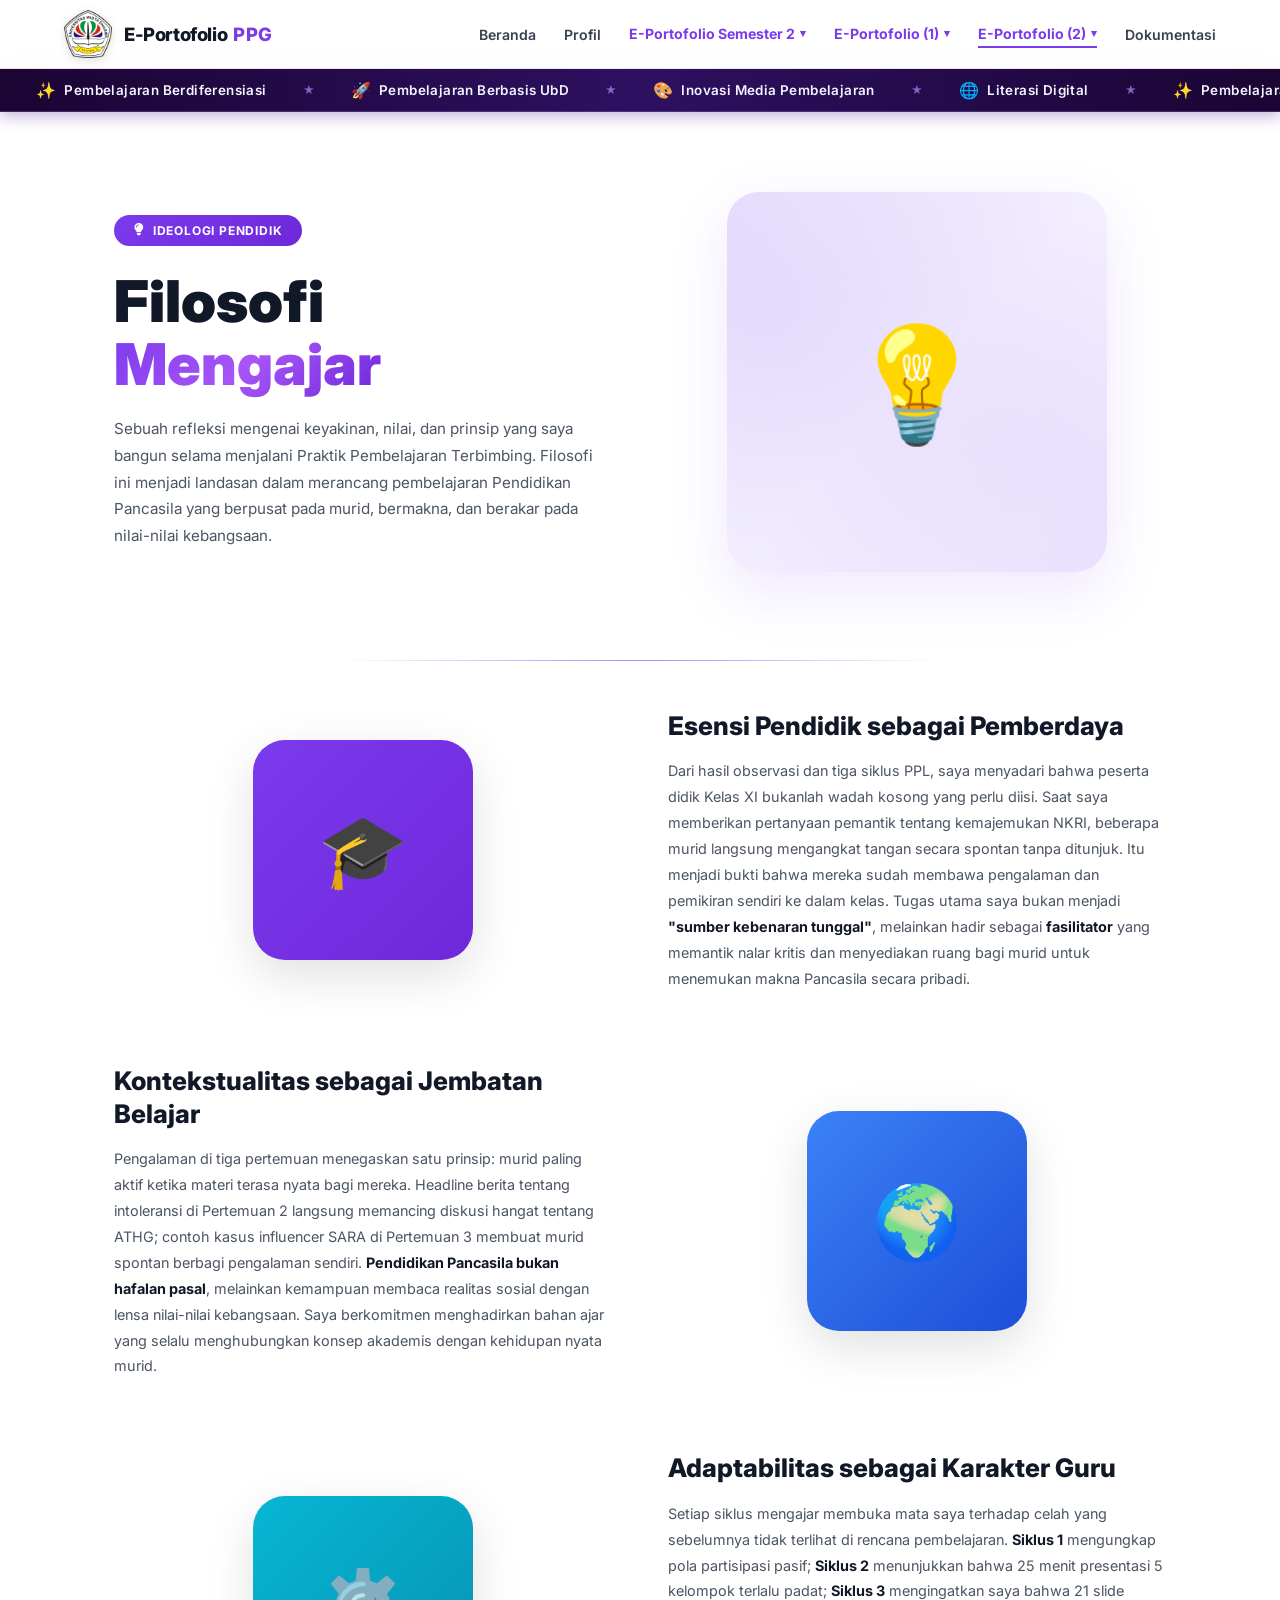
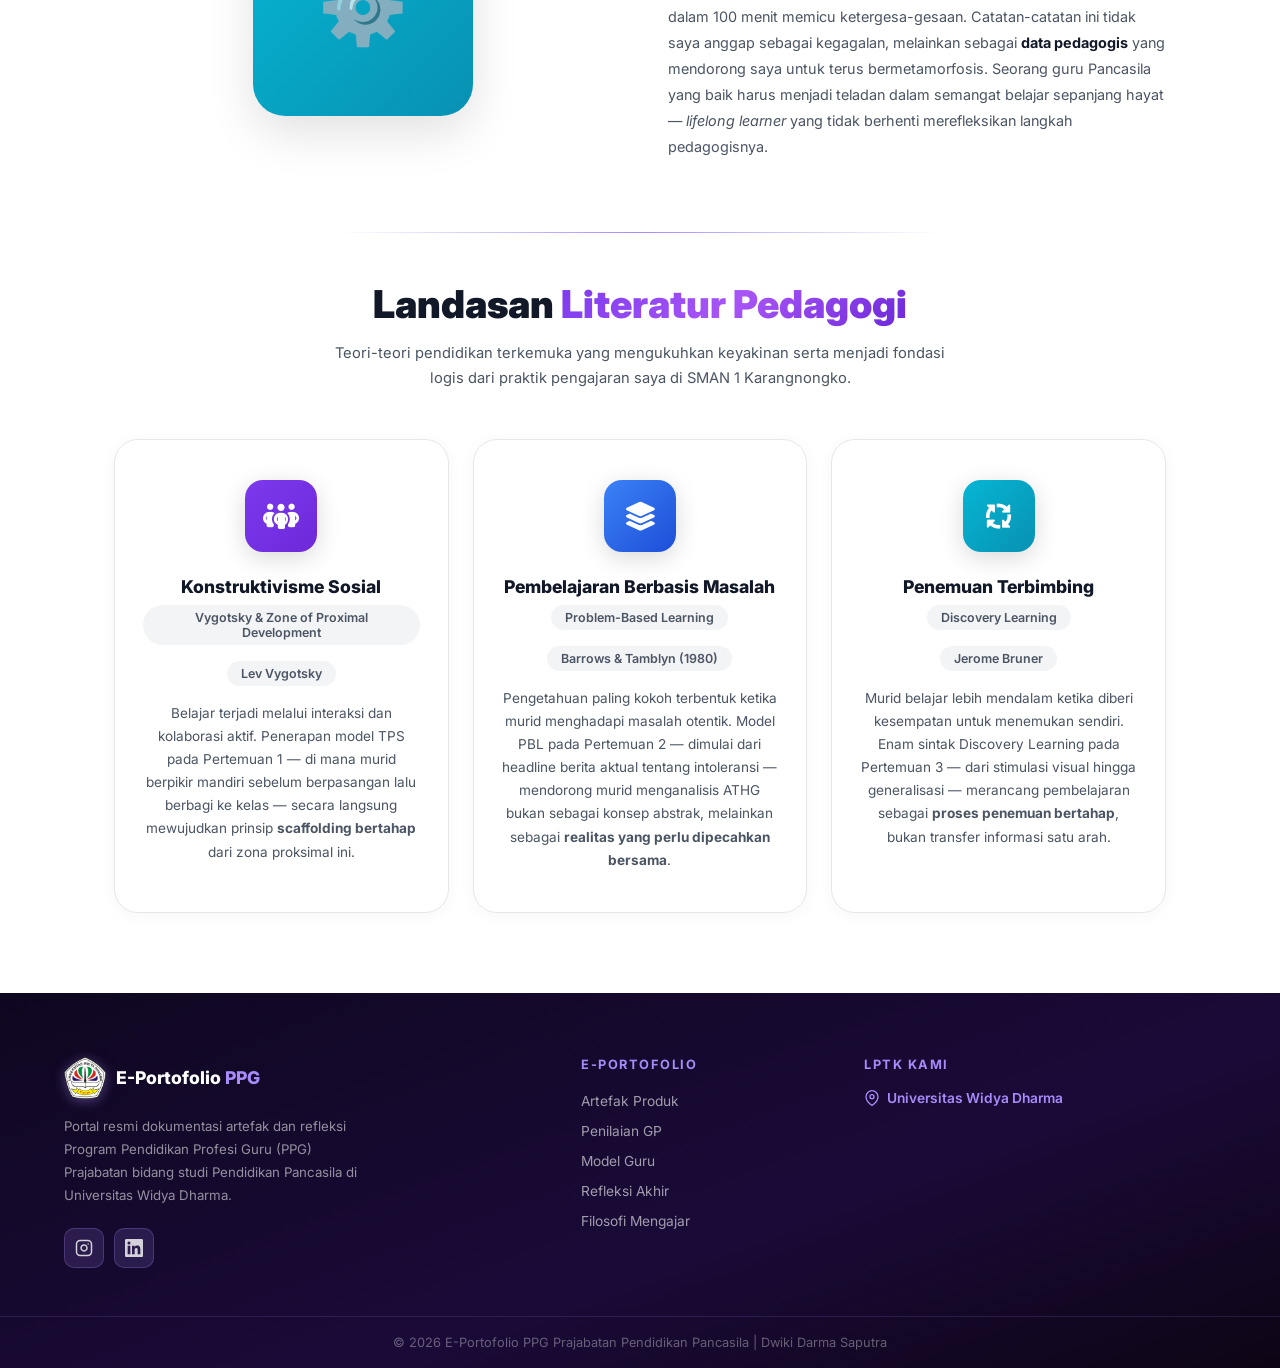
<file: filosofi-mengajar.html>
﻿<!DOCTYPE html>
<html lang="id">

<head>
  <meta charset="UTF-8" />
  <meta name="viewport" content="width=device-width, initial-scale=1.0" />
  <title>Filosofi Mengajar – E-Portofolio PPG</title>
  <meta name="description" content="Filosofi Mengajar Dwiki Darma Saputra – Refleksi keyakinan, nilai, dan prinsip selama Praktik Pembelajaran Terbimbing Pendidikan Pancasila." />
  <link rel="icon" href="unwidha_logo.png" type="image/png" />
  <link rel="preconnect" href="https://fonts.googleapis.com" />
  <link rel="preconnect" href="https://fonts.gstatic.com" crossorigin />
  <link href="https://fonts.googleapis.com/css2?family=Inter:wght@300;400;500;600;700;800;900&family=Playfair+Display:wght@700;800&display=swap" rel="stylesheet" />
  <link rel="stylesheet" href="https://cdnjs.cloudflare.com/ajax/libs/font-awesome/6.4.0/css/all.min.css" />
  <link rel="stylesheet" href="style.css" />
  <style>
    /* ===== PAGE WRAPPER ===== */
    .page-wrapper {
      padding-top: 132px;
      padding-bottom: 80px;
      min-height: 100vh;
    }

    /* ===== HERO HEADER ===== */
    .hero-filosofi {
      display: grid;
      grid-template-columns: 1fr 1fr;
      gap: 56px;
      align-items: center;
      max-width: 1100px;
      margin: 0 auto;
      padding: 60px 24px 40px;
      animation: artFadeUp .7s ease both;
    }
    .hero-text .art-badge {
      display: inline-flex;
      align-items: center;
      gap: 8px;
      background: linear-gradient(135deg, var(--purple-main), #6d28d9);
      color: #fff;
      font-size: .75rem;
      font-weight: 700;
      padding: 8px 20px;
      border-radius: 50px;
      letter-spacing: .8px;
      text-transform: uppercase;
      margin-bottom: 24px;
    }
    .hero-text .art-badge i { font-size: .8rem; }
    .hero-text h1 {
      font-family: 'Inter', sans-serif;
      font-weight: 900;
      font-size: clamp(2.2rem, 5vw, 3.6rem);
      color: var(--gray-900);
      line-height: 1.1;
      margin-bottom: 20px;
    }
    .hero-text h1 .text-gradient {
      background: linear-gradient(135deg, var(--purple-main), #a855f7, #6d28d9);
      -webkit-background-clip: text;
      -webkit-text-fill-color: transparent;
      background-clip: text;
    }
    .hero-text .subtitle {
      font-size: .95rem;
      color: var(--gray-600);
      line-height: 1.75;
      max-width: 520px;
    }
    .hero-visual {
      display: flex;
      justify-content: center;
      align-items: center;
    }
    .hero-illustration {
      width: 100%;
      max-width: 380px;
      aspect-ratio: 1;
      background: linear-gradient(135deg, var(--purple-pale), #f5f3ff, #ede9fe);
      border-radius: 32px;
      display: flex;
      align-items: center;
      justify-content: center;
      box-shadow: 0 20px 60px rgba(124,58,237,.12);
      position: relative;
      overflow: hidden;
    }
    .hero-illustration::before {
      content: '';
      position: absolute;
      width: 200%;
      height: 200%;
      background: radial-gradient(circle at 30% 40%, rgba(124,58,237,.1) 0%, transparent 50%),
                  radial-gradient(circle at 70% 60%, rgba(168,85,247,.08) 0%, transparent 50%);
      animation: floatBg 8s ease-in-out infinite;
    }
    @keyframes floatBg {
      0%, 100% { transform: translate(0, 0); }
      50% { transform: translate(-5%, -5%); }
    }
    .hero-illustration .hero-emoji {
      font-size: 7rem;
      z-index: 1;
      animation: floatIcon 4s ease-in-out infinite;
    }
    @keyframes floatIcon {
      0%, 100% { transform: translateY(0); }
      50% { transform: translateY(-12px); }
    }
    @keyframes artFadeUp {
      from { opacity: 0; transform: translateY(24px); }
      to { opacity: 1; transform: translateY(0); }
    }

    /* ===== SECTION DIVIDER ===== */
    .section-divider {
      border: none;
      height: 1px;
      background: linear-gradient(90deg, transparent, var(--purple-light), transparent);
      max-width: 600px;
      margin: 48px auto;
    }

    /* ===== PHILOSOPHY CARDS ===== */
    .philosophy-section {
      max-width: 1100px;
      margin: 0 auto;
      padding: 0 24px;
    }
    .philosophy-card {
      display: grid;
      grid-template-columns: 1fr 1fr;
      gap: 56px;
      align-items: center;
      margin-bottom: 72px;
      animation: artFadeUp .7s ease both;
    }
    .philosophy-card.reverse {
      direction: rtl;
    }
    .philosophy-card.reverse > * {
      direction: ltr;
    }

    .philosophy-visual {
      display: flex;
      justify-content: center;
    }
    .philosophy-icon-box {
      width: 220px;
      height: 220px;
      border-radius: 32px;
      display: flex;
      align-items: center;
      justify-content: center;
      position: relative;
      box-shadow: 0 16px 48px rgba(0,0,0,.12);
    }
    .philosophy-icon-box .phil-emoji {
      font-size: 4.5rem;
      animation: floatIcon 4s ease-in-out infinite;
      z-index: 1;
    }
    .bg-purple-glow {
      background: linear-gradient(135deg, #7c3aed, #6d28d9);
    }
    .bg-blue-glow {
      background: linear-gradient(135deg, #3b82f6, #1d4ed8);
    }
    .bg-cyan-glow {
      background: linear-gradient(135deg, #06b6d4, #0891b2);
    }

    .philosophy-content h2 {
      font-family: 'Inter', sans-serif;
      font-weight: 800;
      font-size: 1.6rem;
      color: var(--gray-900);
      margin-bottom: 16px;
      line-height: 1.3;
    }
    .philosophy-content p {
      font-size: .9rem;
      color: var(--gray-600);
      line-height: 1.8;
    }
    .philosophy-content p strong {
      color: var(--gray-900);
    }

    /* ===== LITERATUR SECTION ===== */
    .literatur-section {
      max-width: 1100px;
      margin: 0 auto;
      padding: 0 24px;
    }
    .literatur-header {
      text-align: center;
      margin-bottom: 48px;
    }
    .literatur-header h2 {
      font-family: 'Inter', sans-serif;
      font-weight: 900;
      font-size: clamp(1.6rem, 4vw, 2.4rem);
      color: var(--gray-900);
      margin-bottom: 14px;
    }
    .literatur-header h2 .text-gradient {
      background: linear-gradient(135deg, var(--purple-main), #a855f7, #6d28d9);
      -webkit-background-clip: text;
      -webkit-text-fill-color: transparent;
      background-clip: text;
    }
    .literatur-header p {
      font-size: .92rem;
      color: var(--gray-600);
      max-width: 640px;
      margin: 0 auto;
      line-height: 1.7;
    }
    .literatur-grid {
      display: grid;
      grid-template-columns: repeat(3, 1fr);
      gap: 24px;
    }
    .literatur-card {
      background: #fff;
      border: 1px solid var(--gray-200);
      border-radius: 24px;
      padding: 40px 28px;
      text-align: center;
      transition: var(--transition);
      box-shadow: 0 2px 16px rgba(0,0,0,.04);
      position: relative;
      overflow: hidden;
    }
    .literatur-card::before {
      content: '';
      position: absolute;
      top: 0; left: 0; right: 0;
      height: 4px;
      background: linear-gradient(90deg, var(--purple-main), var(--purple-light));
      opacity: 0;
      transition: opacity .3s ease;
    }
    .literatur-card:hover {
      transform: translateY(-6px);
      box-shadow: 0 16px 48px rgba(124,58,237,.12);
      border-color: var(--purple-light);
    }
    .literatur-card:hover::before {
      opacity: 1;
    }
    .literatur-icon {
      width: 72px;
      height: 72px;
      border-radius: 18px;
      display: flex;
      align-items: center;
      justify-content: center;
      font-size: 1.8rem;
      color: #fff;
      margin: 0 auto 24px;
      box-shadow: 0 6px 24px rgba(0,0,0,.15);
    }
    .literatur-icon.bg-lit-purple {
      background: linear-gradient(135deg, #7c3aed, #6d28d9);
    }
    .literatur-icon.bg-lit-blue {
      background: linear-gradient(135deg, #3b82f6, #1d4ed8);
    }
    .literatur-icon.bg-lit-cyan {
      background: linear-gradient(135deg, #06b6d4, #0891b2);
    }
    .literatur-card h3 {
      font-size: 1.1rem;
      font-weight: 800;
      color: var(--gray-900);
      margin-bottom: 8px;
    }
    .literatur-subtitle {
      display: inline-block;
      font-size: .78rem;
      color: var(--gray-600);
      background: var(--gray-100);
      padding: 5px 14px;
      border-radius: 50px;
      font-weight: 600;
      margin-bottom: 16px;
    }
    .literatur-author {
      display: inline-block;
      font-size: .78rem;
      color: var(--gray-600);
      background: var(--gray-100);
      padding: 5px 14px;
      border-radius: 50px;
      font-weight: 600;
      margin-bottom: 16px;
    }
    .literatur-card p {
      font-size: .85rem;
      color: var(--gray-600);
      line-height: 1.7;
    }

    /* ===== RESPONSIVE ===== */
    @media (max-width: 900px) {
      .hero-filosofi {
        grid-template-columns: 1fr;
        text-align: center;
        gap: 32px;
        padding: 40px 24px 24px;
      }
      .hero-text .subtitle { margin: 0 auto; }
      .hero-illustration { max-width: 260px; }
      .philosophy-card,
      .philosophy-card.reverse {
        grid-template-columns: 1fr;
        direction: ltr;
        text-align: center;
        gap: 28px;
      }
      .philosophy-icon-box { width: 160px; height: 160px; margin: 0 auto; }
      .literatur-grid { grid-template-columns: 1fr; max-width: 400px; margin: 0 auto; }
    }
    @media (max-width: 600px) {
      .hero-text h1 { font-size: 2rem; }
      .philosophy-content h2 { font-size: 1.3rem; }
      .hero-illustration { max-width: 200px; }
      .hero-illustration .hero-emoji { font-size: 5rem; }
    }
  </style>
</head>

<body>

  <!-- NAV -->
  <nav class="navbar" id="navbar">
    <div class="nav-inner">
      <a href="index.html" class="nav-brand" aria-label="E-Portofolio PPG">
        <img src="unwidha_logo.png" alt="Logo Universitas Widya Dharma" class="unwidha-logo-img" />
        <span class="nav-brand-text">
          <span class="brand-eporto">E-Portofolio</span><span class="brand-ppg"> PPG</span>
        </span>
      </a>
      <ul class="nav-links" id="nav-links">
        <li><a href="index.html">Beranda</a></li>
        <li><a href="profil.html">Profil</a></li>
        <li class="nav-dropdown">
          <a href="#" class="nav-dropdown-toggle" id="eporto-sem2-toggle">E-Portofolio Semester 2 <span class="nav-arrow">&#9662;</span></a>
          <ul class="nav-dropdown-menu" id="eporto-sem2-menu">
            <li><a href="seminar-ppg.html"><span>🎓</span> Refleksi PPG Semester 1</a></li>
            <li><a href="seminar-ppg-2.html"><span>🎓</span> Refleksi PPG Semester 2</a></li>
            <li><a href="ppl.html"><span>🏫</span> Praktik Pengalaman Lapangan (PPL)</a></li>
            <li><a href="seminar-ppg-3.html"><span>🎤</span> Seminar PPG</a></li>
          </ul>
        </li>
        <li class="nav-dropdown">
          <a href="#" class="nav-dropdown-toggle" id="eporto1-toggle">E-Portofolio (1) <span class="nav-arrow">&#9662;</span></a>
          <ul class="nav-dropdown-menu" id="eporto1-menu">
            <li><a href="artefak-produk.html"><span>📦</span> Artefak Produk</a></li>
            <li><a href="penilaian-gp.html"><span>⭐</span> Penilaian GP</a></li>
            <li><a href="model-guru.html"><span>👨‍🏫</span> Model Guru</a></li>
          </ul>
        </li>
        <li class="nav-dropdown">
          <a href="#" class="nav-dropdown-toggle nav-active" id="eporto2-toggle">E-Portofolio (2) <span class="nav-arrow">&#9662;</span></a>
          <ul class="nav-dropdown-menu" id="eporto2-menu">
            <li><a href="refleksi.html"><span>📖</span> Refleksi Akhir</a></li>
            <li><a href="filosofi-mengajar.html" class="nav-active"><span>💡</span> Filosofi Mengajar</a></li>
          </ul>
        </li>
        <li><a href="dokumentasi.html">Dokumentasi</a></li>
      </ul>
      <button class="hamburger" id="hamburger" aria-label="Menu">&#9776;</button>
    </div>
  </nav>

  <!-- TICKER -->
  <div class="ticker-wrap" id="ticker-bar" aria-label="Highlight Pembelajaran">
    <div class="ticker-track">
      <span class="ticker-item"><span class="ticker-emoji">✨</span>Pembelajaran Berdiferensiasi</span>
      <span class="ticker-dot">★</span>
      <span class="ticker-item"><span class="ticker-emoji">🚀</span>Pembelajaran Berbasis UbD</span>
      <span class="ticker-dot">★</span>
      <span class="ticker-item"><span class="ticker-emoji">🎨</span>Inovasi Media Pembelajaran</span>
      <span class="ticker-dot">★</span>
      <span class="ticker-item"><span class="ticker-emoji">🌐</span>Literasi Digital</span>
      <span class="ticker-dot">★</span>
      <span class="ticker-item"><span class="ticker-emoji">✨</span>Pembelajaran Berdiferensiasi</span>
      <span class="ticker-dot">★</span>
      <span class="ticker-item"><span class="ticker-emoji">🚀</span>Pembelajaran Berbasis UbD</span>
      <span class="ticker-dot">★</span>
      <span class="ticker-item"><span class="ticker-emoji">🎨</span>Inovasi Media Pembelajaran</span>
      <span class="ticker-dot">★</span>
      <span class="ticker-item"><span class="ticker-emoji">🌐</span>Literasi Digital</span>
      <span class="ticker-dot">★</span>
    </div>
  </div>

  <!-- MAIN CONTENT -->
  <main class="page-wrapper">

    <!-- HERO SECTION -->
    <div class="hero-filosofi">
      <div class="hero-text">
        <span class="art-badge"><i class="fa-solid fa-lightbulb"></i> Ideologi Pendidik</span>
        <h1>Filosofi<br><span class="text-gradient">Mengajar</span></h1>
        <p class="subtitle">Sebuah refleksi mengenai keyakinan, nilai, dan prinsip yang saya bangun selama menjalani Praktik Pembelajaran Terbimbing. Filosofi ini menjadi landasan dalam merancang pembelajaran Pendidikan Pancasila yang berpusat pada murid, bermakna, dan berakar pada nilai-nilai kebangsaan.</p>
      </div>
      <div class="hero-visual">
        <div class="hero-illustration">
          <span class="hero-emoji">💡</span>
        </div>
      </div>
    </div>

    <hr class="section-divider" />

    <!-- PHILOSOPHY 1: Esensi Pendidik -->
    <div class="philosophy-section">
      <div class="philosophy-card" data-aos="fade-up">
        <div class="philosophy-visual">
          <div class="philosophy-icon-box bg-purple-glow">
            <span class="phil-emoji">🎓</span>
          </div>
        </div>
        <div class="philosophy-content">
          <h2>Esensi Pendidik sebagai Pemberdaya</h2>
          <p>Dari hasil observasi dan tiga siklus PPL, saya menyadari bahwa peserta didik Kelas XI bukanlah wadah kosong yang perlu diisi. Saat saya memberikan pertanyaan pemantik tentang kemajemukan NKRI, beberapa murid langsung mengangkat tangan secara spontan tanpa ditunjuk. Itu menjadi bukti bahwa mereka sudah membawa pengalaman dan pemikiran sendiri ke dalam kelas. Tugas utama saya bukan menjadi <strong>"sumber kebenaran tunggal"</strong>, melainkan hadir sebagai <strong>fasilitator</strong> yang memantik nalar kritis dan menyediakan ruang bagi murid untuk menemukan makna Pancasila secara pribadi.</p>
        </div>
      </div>

      <!-- PHILOSOPHY 2: Kontekstualitas -->
      <div class="philosophy-card reverse" data-aos="fade-up">
        <div class="philosophy-visual">
          <div class="philosophy-icon-box bg-blue-glow">
            <span class="phil-emoji">🌍</span>
          </div>
        </div>
        <div class="philosophy-content">
          <h2>Kontekstualitas sebagai Jembatan Belajar</h2>
          <p>Pengalaman di tiga pertemuan menegaskan satu prinsip: murid paling aktif ketika materi terasa nyata bagi mereka. Headline berita tentang intoleransi di Pertemuan 2 langsung memancing diskusi hangat tentang ATHG; contoh kasus influencer SARA di Pertemuan 3 membuat murid spontan berbagi pengalaman sendiri. <strong>Pendidikan Pancasila bukan hafalan pasal</strong>, melainkan kemampuan membaca realitas sosial dengan lensa nilai-nilai kebangsaan. Saya berkomitmen menghadirkan bahan ajar yang selalu menghubungkan konsep akademis dengan kehidupan nyata murid.</p>
        </div>
      </div>

      <!-- PHILOSOPHY 3: Adaptabilitas -->
      <div class="philosophy-card" data-aos="fade-up">
        <div class="philosophy-visual">
          <div class="philosophy-icon-box bg-cyan-glow">
            <span class="phil-emoji">⚙️</span>
          </div>
        </div>
        <div class="philosophy-content">
          <h2>Adaptabilitas sebagai Karakter Guru</h2>
          <p>Setiap siklus mengajar membuka mata saya terhadap celah yang sebelumnya tidak terlihat di rencana pembelajaran. <strong>Siklus 1</strong> mengungkap pola partisipasi pasif; <strong>Siklus 2</strong> menunjukkan bahwa 25 menit presentasi 5 kelompok terlalu padat; <strong>Siklus 3</strong> mengingatkan saya bahwa 21 slide dalam 100 menit memicu ketergesa-gesaan. Catatan-catatan ini tidak saya anggap sebagai kegagalan, melainkan sebagai <strong>data pedagogis</strong> yang mendorong saya untuk terus bermetamorfosis. Seorang guru Pancasila yang baik harus menjadi teladan dalam semangat belajar sepanjang hayat — <em>lifelong learner</em> yang tidak berhenti merefleksikan langkah pedagogisnya.</p>
        </div>
      </div>
    </div>

    <hr class="section-divider" />

    <!-- LANDASAN LITERATUR PEDAGOGI -->
    <section class="literatur-section" data-aos="fade-up">
      <div class="literatur-header">
        <h2>Landasan <span class="text-gradient">Literatur Pedagogi</span></h2>
        <p>Teori-teori pendidikan terkemuka yang mengukuhkan keyakinan serta menjadi fondasi logis dari praktik pengajaran saya di SMAN 1 Karangnongko.</p>
      </div>

      <div class="literatur-grid">
        <!-- Card 1: Konstruktivisme Sosial -->
        <div class="literatur-card" data-aos="fade-up">
          <div class="literatur-icon bg-lit-purple">
            <i class="fa-solid fa-people-group"></i>
          </div>
          <h3>Konstruktivisme Sosial</h3>
          <span class="literatur-subtitle">Vygotsky & Zone of Proximal Development</span>
          <br>
          <span class="literatur-author">Lev Vygotsky</span>
          <p>Belajar terjadi melalui interaksi dan kolaborasi aktif. Penerapan model TPS pada Pertemuan 1 — di mana murid berpikir mandiri sebelum berpasangan lalu berbagi ke kelas — secara langsung mewujudkan prinsip <strong>scaffolding bertahap</strong> dari zona proksimal ini.</p>
        </div>

        <!-- Card 2: Pembelajaran Berbasis Masalah -->
        <div class="literatur-card" data-aos="fade-up">
          <div class="literatur-icon bg-lit-blue">
            <i class="fa-solid fa-layer-group"></i>
          </div>
          <h3>Pembelajaran Berbasis Masalah</h3>
          <span class="literatur-subtitle">Problem-Based Learning</span>
          <br>
          <span class="literatur-author">Barrows & Tamblyn (1980)</span>
          <p>Pengetahuan paling kokoh terbentuk ketika murid menghadapi masalah otentik. Model PBL pada Pertemuan 2 — dimulai dari headline berita aktual tentang intoleransi — mendorong murid menganalisis ATHG bukan sebagai konsep abstrak, melainkan sebagai <strong>realitas yang perlu dipecahkan bersama</strong>.</p>
        </div>

        <!-- Card 3: Penemuan Terbimbing -->
        <div class="literatur-card" data-aos="fade-up">
          <div class="literatur-icon bg-lit-cyan">
            <i class="fa-solid fa-arrows-spin"></i>
          </div>
          <h3>Penemuan Terbimbing</h3>
          <span class="literatur-subtitle">Discovery Learning</span>
          <br>
          <span class="literatur-author">Jerome Bruner</span>
          <p>Murid belajar lebih mendalam ketika diberi kesempatan untuk menemukan sendiri. Enam sintak Discovery Learning pada Pertemuan 3 — dari stimulasi visual hingga generalisasi — merancang pembelajaran sebagai <strong>proses penemuan bertahap</strong>, bukan transfer informasi satu arah.</p>
        </div>
      </div>
    </section>

  </main>

  <!-- FOOTER (sama persis dengan Artefak Produk) -->
  <footer class="footer-new">
    <div class="footer-top">
      <div class="container footer-grid">
        <div class="footer-col">
          <div class="footer-brand">
            <img src="unwidha_logo.png" alt="Logo Unwidha" class="footer-logo-img" />
            <span class="footer-brand-name"><span class="fb-eporto">E-Portofolio</span><span class="fb-ppg"> PPG</span></span>
          </div>
          <p class="footer-desc">Portal resmi dokumentasi artefak dan refleksi Program Pendidikan Profesi Guru (PPG) Prajabatan bidang studi Pendidikan Pancasila di Universitas Widya Dharma.</p>
          <div class="footer-socials">
            <a href="https://www.instagram.com/ikdrsptra_/" target="_blank" rel="noopener" class="footer-social-btn" aria-label="Instagram">
              <svg xmlns="http://www.w3.org/2000/svg" width="18" height="18" viewBox="0 0 24 24" fill="none" stroke="currentColor" stroke-width="2" stroke-linecap="round" stroke-linejoin="round"><rect x="2" y="2" width="20" height="20" rx="5" ry="5"/><path d="M16 11.37A4 4 0 1 1 12.63 8 4 4 0 0 1 16 11.37z"/><line x1="17.5" y1="6.5" x2="17.51" y2="6.5"/></svg>
            </a>
            <a href="https://www.linkedin.com/in/dwikidarmasaputra080502" target="_blank" rel="noopener" class="footer-social-btn" aria-label="LinkedIn">
              <svg xmlns="http://www.w3.org/2000/svg" width="18" height="18" viewBox="0 0 24 24" fill="currentColor"><path d="M20.447 20.452h-3.554v-5.569c0-1.328-.027-3.037-1.852-3.037-1.853 0-2.136 1.445-2.136 2.939v5.667H9.351V9h3.414v1.561h.046c.477-.9 1.637-1.85 3.37-1.85 3.601 0 4.267 2.37 4.267 5.455v6.286zM5.337 7.433a2.062 2.062 0 0 1-2.063-2.065 2.064 2.064 0 1 1 2.063 2.065zm1.782 13.019H3.555V9h3.564v11.452zM22.225 0H1.771C.792 0 0 .774 0 1.729v20.542C0 23.227.792 24 1.771 24h20.451C23.2 24 24 23.227 24 22.271V1.729C24 .774 23.2 0 22.222 0h.003z"/></svg>
            </a>
          </div>
        </div>
        <div class="footer-col">
          <h4 class="footer-col-title">E-Portofolio</h4>
          <ul class="footer-links">
            <li><a href="artefak-produk.html">Artefak Produk</a></li>
            <li><a href="penilaian-gp.html">Penilaian GP</a></li>
            <li><a href="model-guru.html">Model Guru</a></li>
            <li><a href="refleksi.html">Refleksi Akhir</a></li>
            <li><a href="filosofi-mengajar.html">Filosofi Mengajar</a></li>
          </ul>
        </div>
        <div class="footer-col">
          <h4 class="footer-col-title">LPTK Kami</h4>
          <a href="https://maps.app.goo.gl/tfwrJ8PoLEfRgoeG6" target="_blank" rel="noopener" class="footer-lptk-link">
            <svg xmlns="http://www.w3.org/2000/svg" width="16" height="16" viewBox="0 0 24 24" fill="none" stroke="currentColor" stroke-width="2" stroke-linecap="round" stroke-linejoin="round"><path d="M21 10c0 7-9 13-9 13s-9-6-9-13a9 9 0 0 1 18 0z"/><circle cx="12" cy="10" r="3"/></svg>
            Universitas Widya Dharma
          </a>
          <div class="footer-map-embed">
            <iframe src="https://www.google.com/maps/embed?pb=!1m18!1m12!1m3!1d3952.697!2d110.6047!3d-7.7128!2m3!1f0!2f0!3f0!3m2!1i1024!2i768!4f13.1!3m3!1m2!1s0x2e7a3c1b3e000001%3A0x1!2sUniversitas+Widya+Dharma+Klaten!5e0!3m2!1sid!2sid!4v1" width="100%" height="140" style="border:0; border-radius:10px; opacity:.85;" allowfullscreen="" loading="lazy" referrerpolicy="no-referrer-when-downgrade"></iframe>
          </div>
        </div>
      </div>
    </div>
    <div class="footer-bottom">
      <div class="container">
        <p>&copy; 2026 E-Portofolio PPG Prajabatan Pendidikan Pancasila | Dwiki Darma Saputra</p>
      </div>
    </div>
  </footer>

  <script src="script.js"></script>
</body>
</html>
</file>
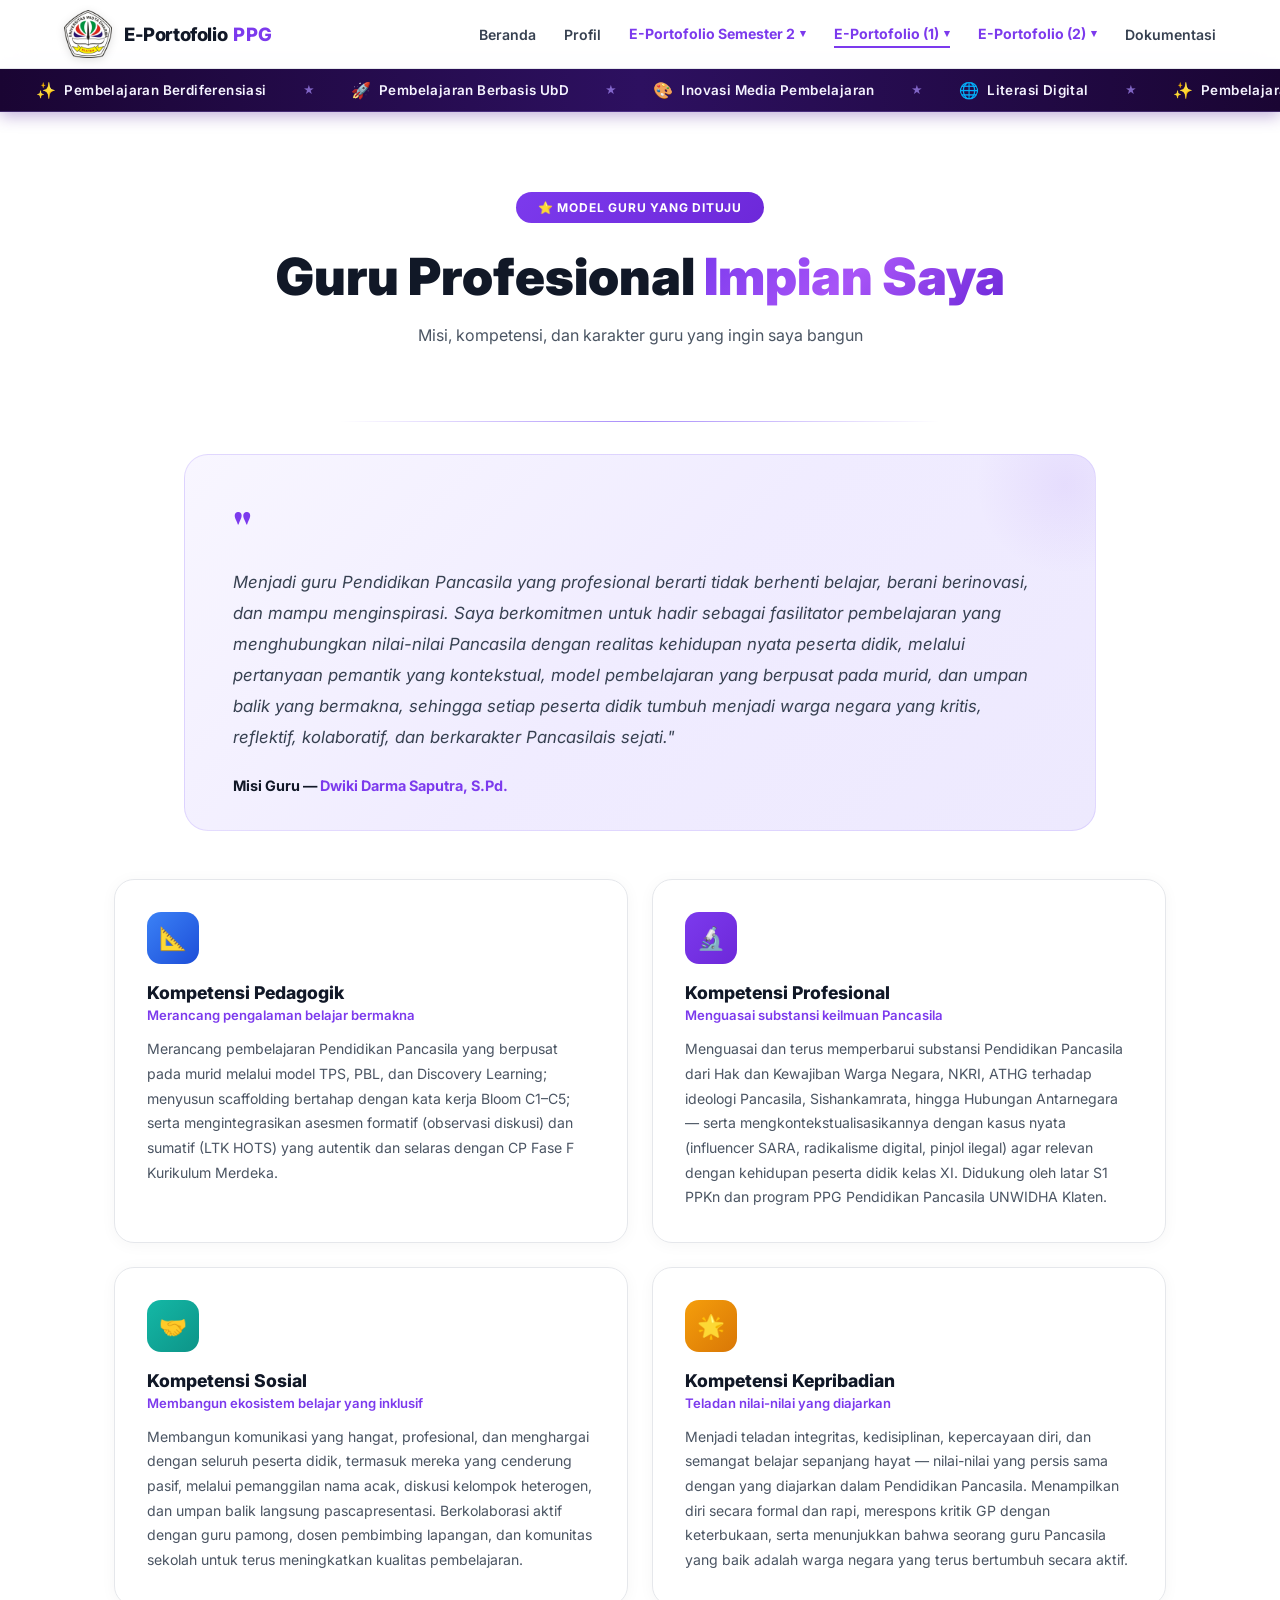
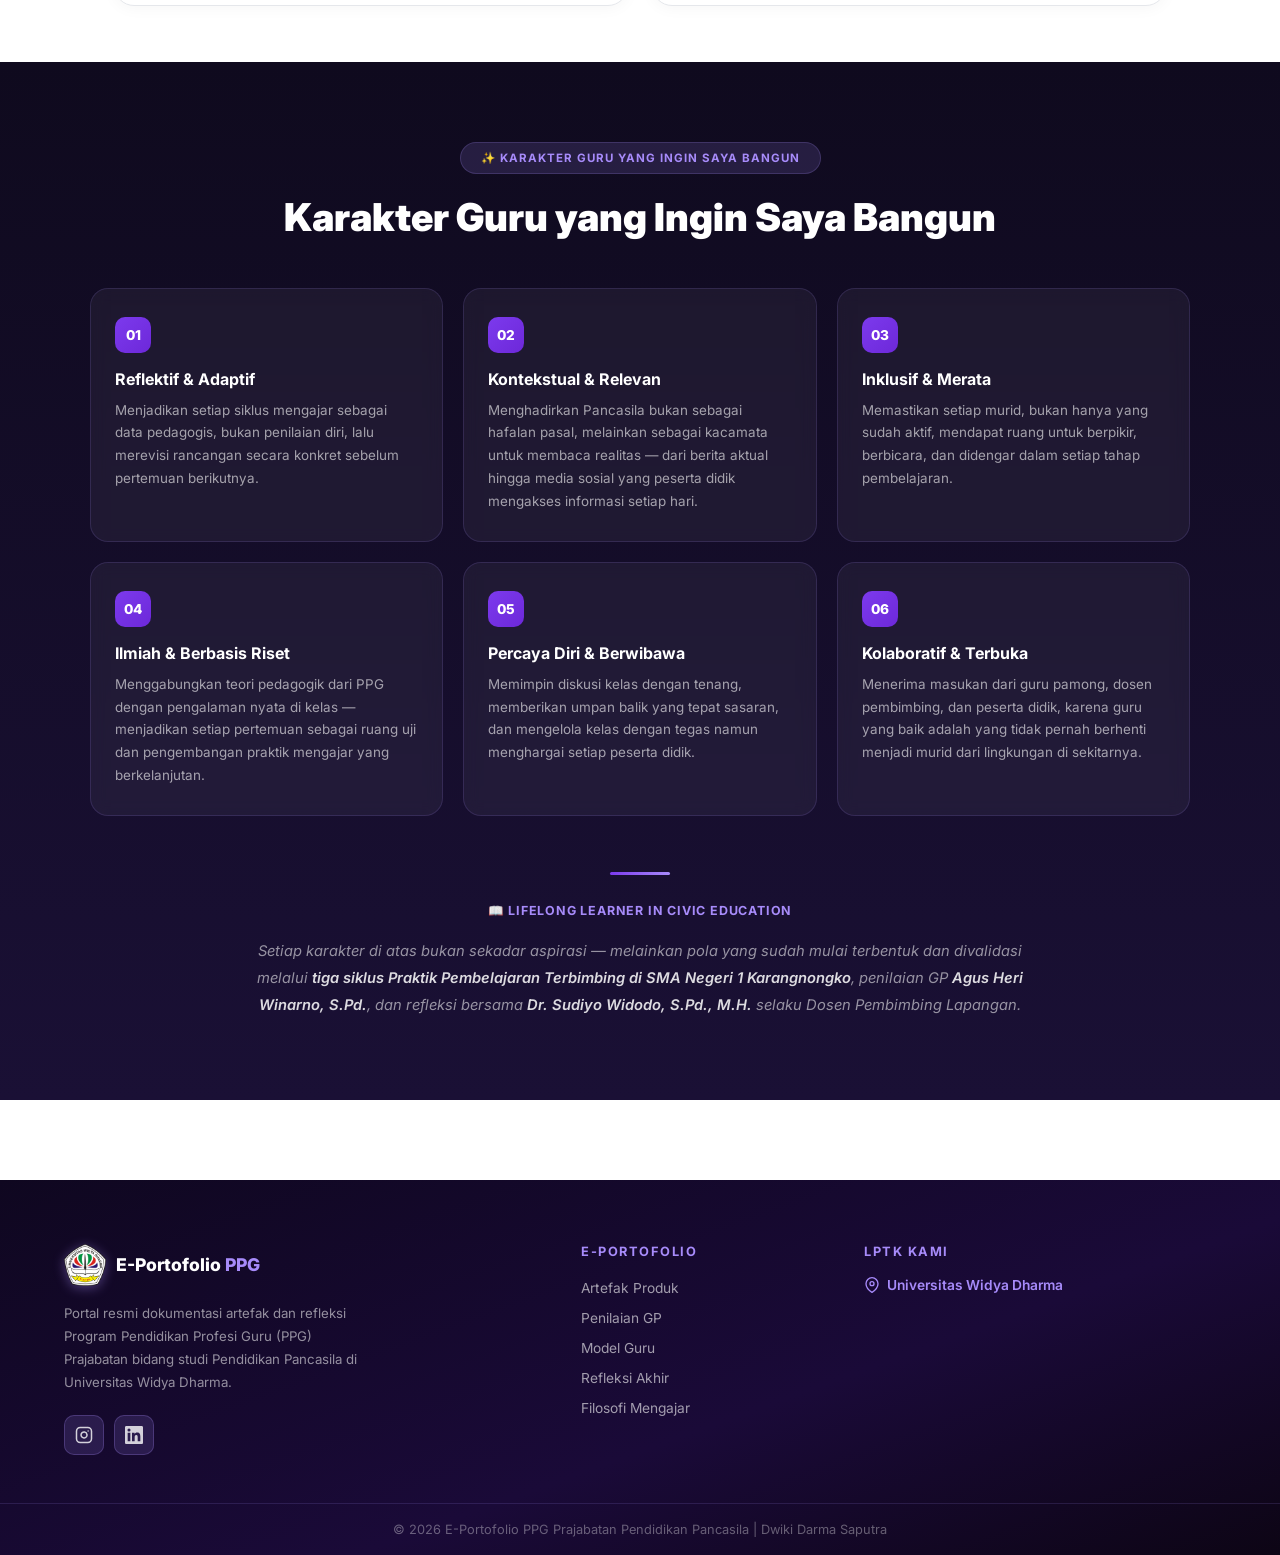
<file: model-guru.html>
﻿<!DOCTYPE html>
<html lang="id">

<head>
  <meta charset="UTF-8" />
  <meta name="viewport" content="width=device-width, initial-scale=1.0" />
  <title>Model Guru – E-Portofolio PPG</title>
  <meta name="description" content="Model Guru yang Dituju – Misi, kompetensi, dan karakter guru profesional Dwiki Darma Saputra dalam Pendidikan Pancasila." />
  <link rel="icon" href="unwidha_logo.png" type="image/png" />
  <link rel="preconnect" href="https://fonts.googleapis.com" />
  <link rel="preconnect" href="https://fonts.gstatic.com" crossorigin />
  <link href="https://fonts.googleapis.com/css2?family=Inter:wght@300;400;500;600;700;800;900&family=Playfair+Display:wght@700;800&display=swap" rel="stylesheet" />
  <link rel="stylesheet" href="style.css" />
  <style>
    /* ===== PAGE WRAPPER ===== */
    .page-wrapper {
      padding-top: 132px;
      padding-bottom: 80px;
      min-height: 100vh;
    }

    /* ===== HERO HEADER ===== */
    .mg-header {
      text-align: center;
      padding: 60px 24px 40px;
      animation: mgFadeUp .7s ease both;
    }
    .mg-badge {
      display: inline-flex;
      align-items: center;
      gap: 8px;
      background: linear-gradient(135deg, var(--purple-main), #6d28d9);
      color: #fff;
      font-size: .75rem;
      font-weight: 700;
      padding: 8px 22px;
      border-radius: 50px;
      letter-spacing: .8px;
      text-transform: uppercase;
      margin-bottom: 24px;
    }
    .mg-title {
      font-family: 'Inter', sans-serif;
      font-weight: 900;
      font-size: clamp(2rem, 5vw, 3.2rem);
      color: var(--gray-900);
      margin-bottom: 16px;
      line-height: 1.15;
    }
    .mg-title .text-gradient {
      background: linear-gradient(135deg, var(--purple-main), #a855f7, #6d28d9);
      -webkit-background-clip: text;
      -webkit-text-fill-color: transparent;
      background-clip: text;
    }
    .mg-subtitle {
      font-size: 1rem;
      color: var(--gray-600);
      max-width: 600px;
      margin: 0 auto;
      line-height: 1.7;
    }

    @keyframes mgFadeUp {
      from { opacity: 0; transform: translateY(24px); }
      to { opacity: 1; transform: translateY(0); }
    }

    /* ===== SECTION DIVIDER ===== */
    .section-divider {
      border: none;
      height: 1px;
      background: linear-gradient(90deg, transparent, var(--purple-light), transparent);
      max-width: 600px;
      margin: 32px auto;
    }

    /* ===== QUOTE BLOCK ===== */
    .mg-quote-section {
      max-width: 960px;
      margin: 0 auto 48px;
      padding: 0 24px;
      animation: mgFadeUp .7s ease .2s both;
    }
    .mg-quote-card {
      position: relative;
      background: linear-gradient(135deg, #f8f6ff 0%, #f0ecff 50%, #ede9fe 100%);
      border: 1px solid rgba(167, 139, 250, .25);
      border-radius: 24px;
      padding: 48px 48px 36px;
      overflow: hidden;
    }
    .mg-quote-card::before {
      content: '';
      position: absolute;
      top: -60px;
      right: -60px;
      width: 180px;
      height: 180px;
      background: radial-gradient(circle, rgba(124,58,237,.08) 0%, transparent 70%);
      border-radius: 50%;
    }
    .mg-quote-mark {
      font-size: 3rem;
      color: var(--purple-main);
      font-family: 'Playfair Display', serif;
      font-weight: 800;
      line-height: 1;
      margin-bottom: 16px;
      display: block;
    }
    .mg-quote-text {
      font-size: 1.05rem;
      font-style: italic;
      color: var(--gray-700);
      line-height: 1.85;
      margin-bottom: 24px;
      position: relative;
      z-index: 1;
    }
    .mg-quote-author {
      font-size: .9rem;
      font-weight: 700;
      color: var(--gray-900);
    }
    .mg-quote-author span {
      color: var(--purple-main);
    }

    /* ===== KOMPETENSI GRID ===== */
    .mg-kompetensi-section {
      max-width: 1100px;
      margin: 0 auto 56px;
      padding: 0 24px;
    }
    .mg-kompetensi-grid {
      display: grid;
      grid-template-columns: repeat(2, 1fr);
      gap: 24px;
    }
    .mg-komp-card {
      background: #fff;
      border: 1px solid var(--gray-200);
      border-radius: 20px;
      padding: 32px;
      transition: var(--transition);
      box-shadow: 0 2px 16px rgba(0,0,0,.04);
      display: flex;
      flex-direction: column;
    }
    .mg-komp-card:hover {
      transform: translateY(-5px);
      box-shadow: 0 12px 40px rgba(124,58,237,.15);
      border-color: var(--purple-light);
    }
    .mg-komp-icon {
      width: 52px;
      height: 52px;
      border-radius: 14px;
      display: flex;
      align-items: center;
      justify-content: center;
      font-size: 1.4rem;
      color: #fff;
      margin-bottom: 18px;
      flex-shrink: 0;
    }
    .mg-komp-icon.bg-blue { background: linear-gradient(135deg, #3b82f6, #1d4ed8); }
    .mg-komp-icon.bg-purple { background: linear-gradient(135deg, var(--purple-main), #6d28d9); }
    .mg-komp-icon.bg-teal { background: linear-gradient(135deg, #14b8a6, #0d9488); }
    .mg-komp-icon.bg-amber { background: linear-gradient(135deg, #f59e0b, #d97706); }

    .mg-komp-title {
      font-size: 1.1rem;
      font-weight: 800;
      color: var(--gray-900);
      margin-bottom: 4px;
    }
    .mg-komp-subtitle {
      font-size: .82rem;
      font-weight: 600;
      color: var(--purple-main);
      margin-bottom: 14px;
    }
    .mg-komp-desc {
      font-size: .88rem;
      color: var(--gray-600);
      line-height: 1.75;
      flex: 1;
    }

    /* ===== KARAKTER SECTION ===== */
    .mg-karakter-section {
      background: linear-gradient(180deg, #0f0a1e 0%, #1a1035 100%);
      padding: 80px 24px;
      margin-top: 20px;
    }
    .mg-karakter-header {
      text-align: center;
      margin-bottom: 48px;
    }
    .mg-karakter-badge {
      display: inline-flex;
      align-items: center;
      gap: 8px;
      background: rgba(167, 139, 250, .15);
      color: var(--purple-light);
      font-size: .72rem;
      font-weight: 700;
      padding: 8px 20px;
      border-radius: 50px;
      letter-spacing: 1px;
      text-transform: uppercase;
      margin-bottom: 20px;
      border: 1px solid rgba(167, 139, 250, .2);
    }
    .mg-karakter-title {
      font-family: 'Inter', sans-serif;
      font-weight: 900;
      font-size: clamp(1.6rem, 4vw, 2.4rem);
      color: #fff;
      margin-bottom: 8px;
    }
    .mg-karakter-grid {
      display: grid;
      grid-template-columns: repeat(3, 1fr);
      gap: 20px;
      max-width: 1100px;
      margin: 0 auto 56px;
    }
    .mg-char-card {
      background: rgba(255,255,255,.05);
      border: 1px solid rgba(167, 139, 250, .15);
      border-radius: 18px;
      padding: 28px 24px;
      transition: var(--transition);
      backdrop-filter: blur(8px);
    }
    .mg-char-card:hover {
      background: rgba(255,255,255,.1);
      border-color: rgba(167, 139, 250, .35);
      transform: translateY(-4px);
      box-shadow: 0 12px 40px rgba(124,58,237,.2);
    }
    .mg-char-number {
      display: inline-flex;
      align-items: center;
      justify-content: center;
      width: 36px;
      height: 36px;
      background: linear-gradient(135deg, var(--purple-main), #6d28d9);
      color: #fff;
      font-weight: 800;
      font-size: .85rem;
      border-radius: 10px;
      margin-bottom: 16px;
    }
    .mg-char-title {
      font-size: 1rem;
      font-weight: 700;
      color: #fff;
      margin-bottom: 10px;
    }
    .mg-char-desc {
      font-size: .84rem;
      color: rgba(255,255,255,.6);
      line-height: 1.7;
    }

    /* ===== LIFELONG LEARNER QUOTE ===== */
    .mg-closing-quote {
      max-width: 900px;
      margin: 0 auto;
      text-align: center;
      padding: 0 24px;
    }
    .mg-closing-divider {
      width: 60px;
      height: 3px;
      background: linear-gradient(90deg, var(--purple-main), var(--purple-light));
      border-radius: 4px;
      margin: 0 auto 24px;
    }
    .mg-closing-label {
      display: inline-flex;
      align-items: center;
      gap: 6px;
      font-size: .78rem;
      font-weight: 700;
      color: var(--purple-light);
      letter-spacing: .8px;
      text-transform: uppercase;
      margin-bottom: 20px;
    }
    .mg-closing-text {
      font-size: .92rem;
      font-style: italic;
      color: rgba(255,255,255,.55);
      line-height: 1.85;
      max-width: 780px;
      margin: 0 auto;
    }
    .mg-closing-text strong {
      color: rgba(255,255,255,.85);
      font-weight: 600;
    }

    /* ===== RESPONSIVE ===== */
    @media (max-width: 900px) {
      .mg-kompetensi-grid { grid-template-columns: 1fr; }
      .mg-karakter-grid { grid-template-columns: 1fr 1fr; }
      .mg-quote-card { padding: 32px 28px 28px; }
    }
    @media (max-width: 600px) {
      .mg-header { padding: 40px 16px 28px; }
      .mg-karakter-grid { grid-template-columns: 1fr; }
      .mg-karakter-section { padding: 56px 16px; }
      .mg-quote-card { padding: 28px 20px 24px; }
      .mg-quote-text { font-size: .95rem; }
    }
  </style>
</head>

<body>

  <!-- NAV -->
  <nav class="navbar" id="navbar">
    <div class="nav-inner">
      <a href="index.html" class="nav-brand" aria-label="E-Portofolio PPG">
        <img src="unwidha_logo.png" alt="Logo Universitas Widya Dharma" class="unwidha-logo-img" />
        <span class="nav-brand-text">
          <span class="brand-eporto">E-Portofolio</span><span class="brand-ppg"> PPG</span>
        </span>
      </a>
      <ul class="nav-links" id="nav-links">
        <li><a href="index.html">Beranda</a></li>
        <li><a href="profil.html">Profil</a></li>
        <li class="nav-dropdown">
          <a href="#" class="nav-dropdown-toggle" id="eporto-sem2-toggle">E-Portofolio Semester 2 <span class="nav-arrow">&#9662;</span></a>
          <ul class="nav-dropdown-menu" id="eporto-sem2-menu">
            <li><a href="seminar-ppg.html"><span>🎓</span> Refleksi PPG Semester 1</a></li>
            <li><a href="seminar-ppg-2.html"><span>🎓</span> Refleksi PPG Semester 2</a></li>
            <li><a href="ppl.html"><span>🏫</span> Praktik Pengalaman Lapangan (PPL)</a></li>
            <li><a href="seminar-ppg-3.html"><span>🎤</span> Seminar PPG</a></li>
          </ul>
        </li>
        <li class="nav-dropdown">
          <a href="#" class="nav-dropdown-toggle nav-active" id="eporto1-toggle">E-Portofolio (1) <span class="nav-arrow">&#9662;</span></a>
          <ul class="nav-dropdown-menu" id="eporto1-menu">
            <li><a href="artefak-produk.html"><span>📦</span> Artefak Produk</a></li>
            <li><a href="penilaian-gp.html"><span>⭐</span> Penilaian GP</a></li>
            <li><a href="model-guru.html" class="nav-active"><span>👨‍🏫</span> Model Guru</a></li>
          </ul>
        </li>
        <li class="nav-dropdown">
          <a href="#" class="nav-dropdown-toggle" id="eporto2-toggle">E-Portofolio (2) <span class="nav-arrow">&#9662;</span></a>
          <ul class="nav-dropdown-menu" id="eporto2-menu">
            <li><a href="refleksi.html"><span>📖</span> Refleksi Akhir</a></li>
            <li><a href="filosofi-mengajar.html"><span>💡</span> Filosofi Mengajar</a></li>
          </ul>
        </li>
        <li><a href="dokumentasi.html">Dokumentasi</a></li>
      </ul>
      <button class="hamburger" id="hamburger" aria-label="Menu">&#9776;</button>
    </div>
  </nav>

  <!-- TICKER -->
  <div class="ticker-wrap" id="ticker-bar" aria-label="Highlight Pembelajaran">
    <div class="ticker-track">
      <span class="ticker-item"><span class="ticker-emoji">✨</span>Pembelajaran Berdiferensiasi</span>
      <span class="ticker-dot">★</span>
      <span class="ticker-item"><span class="ticker-emoji">🚀</span>Pembelajaran Berbasis UbD</span>
      <span class="ticker-dot">★</span>
      <span class="ticker-item"><span class="ticker-emoji">🎨</span>Inovasi Media Pembelajaran</span>
      <span class="ticker-dot">★</span>
      <span class="ticker-item"><span class="ticker-emoji">🌐</span>Literasi Digital</span>
      <span class="ticker-dot">★</span>
      <span class="ticker-item"><span class="ticker-emoji">✨</span>Pembelajaran Berdiferensiasi</span>
      <span class="ticker-dot">★</span>
      <span class="ticker-item"><span class="ticker-emoji">🚀</span>Pembelajaran Berbasis UbD</span>
      <span class="ticker-dot">★</span>
      <span class="ticker-item"><span class="ticker-emoji">🎨</span>Inovasi Media Pembelajaran</span>
      <span class="ticker-dot">★</span>
      <span class="ticker-item"><span class="ticker-emoji">🌐</span>Literasi Digital</span>
      <span class="ticker-dot">★</span>
    </div>
  </div>

  <!-- MAIN CONTENT -->
  <main class="page-wrapper">

    <!-- HERO HEADER -->
    <div class="mg-header">
      <span class="mg-badge">⭐ Model Guru yang Dituju</span>
      <h1 class="mg-title">Guru Profesional <span class="text-gradient">Impian Saya</span></h1>
      <p class="mg-subtitle">Misi, kompetensi, dan karakter guru yang ingin saya bangun</p>
    </div>

    <hr class="section-divider" />

    <!-- QUOTE BLOCK -->
    <div class="mg-quote-section">
      <div class="mg-quote-card">
        <span class="mg-quote-mark">"</span>
        <p class="mg-quote-text">Menjadi guru Pendidikan Pancasila yang profesional berarti tidak berhenti belajar, berani berinovasi, dan mampu menginspirasi. Saya berkomitmen untuk hadir sebagai fasilitator pembelajaran yang menghubungkan nilai-nilai Pancasila dengan realitas kehidupan nyata peserta didik, melalui pertanyaan pemantik yang kontekstual, model pembelajaran yang berpusat pada murid, dan umpan balik yang bermakna, sehingga setiap peserta didik tumbuh menjadi warga negara yang kritis, reflektif, kolaboratif, dan berkarakter Pancasilais sejati."</p>
        <p class="mg-quote-author">Misi Guru — <span>Dwiki Darma Saputra, S.Pd.</span></p>
      </div>
    </div>

    <!-- KOMPETENSI SECTION -->
    <section class="mg-kompetensi-section">
      <div class="mg-kompetensi-grid">

        <!-- Kompetensi Pedagogik -->
        <div class="mg-komp-card" data-aos="fade-up">
          <div class="mg-komp-icon bg-blue">📐</div>
          <h3 class="mg-komp-title">Kompetensi Pedagogik</h3>
          <p class="mg-komp-subtitle">Merancang pengalaman belajar bermakna</p>
          <p class="mg-komp-desc">Merancang pembelajaran Pendidikan Pancasila yang berpusat pada murid melalui model TPS, PBL, dan Discovery Learning; menyusun scaffolding bertahap dengan kata kerja Bloom C1–C5; serta mengintegrasikan asesmen formatif (observasi diskusi) dan sumatif (LTK HOTS) yang autentik dan selaras dengan CP Fase F Kurikulum Merdeka.</p>
        </div>

        <!-- Kompetensi Profesional -->
        <div class="mg-komp-card" data-aos="fade-up">
          <div class="mg-komp-icon bg-purple">🔬</div>
          <h3 class="mg-komp-title">Kompetensi Profesional</h3>
          <p class="mg-komp-subtitle">Menguasai substansi keilmuan Pancasila</p>
          <p class="mg-komp-desc">Menguasai dan terus memperbarui substansi Pendidikan Pancasila dari Hak dan Kewajiban Warga Negara, NKRI, ATHG terhadap ideologi Pancasila, Sishankamrata, hingga Hubungan Antarnegara — serta mengkontekstualisasikannya dengan kasus nyata (influencer SARA, radikalisme digital, pinjol ilegal) agar relevan dengan kehidupan peserta didik kelas XI. Didukung oleh latar S1 PPKn dan program PPG Pendidikan Pancasila UNWIDHA Klaten.</p>
        </div>

        <!-- Kompetensi Sosial -->
        <div class="mg-komp-card" data-aos="fade-up">
          <div class="mg-komp-icon bg-teal">🤝</div>
          <h3 class="mg-komp-title">Kompetensi Sosial</h3>
          <p class="mg-komp-subtitle">Membangun ekosistem belajar yang inklusif</p>
          <p class="mg-komp-desc">Membangun komunikasi yang hangat, profesional, dan menghargai dengan seluruh peserta didik, termasuk mereka yang cenderung pasif, melalui pemanggilan nama acak, diskusi kelompok heterogen, dan umpan balik langsung pascapresentasi. Berkolaborasi aktif dengan guru pamong, dosen pembimbing lapangan, dan komunitas sekolah untuk terus meningkatkan kualitas pembelajaran.</p>
        </div>

        <!-- Kompetensi Kepribadian -->
        <div class="mg-komp-card" data-aos="fade-up">
          <div class="mg-komp-icon bg-amber">🌟</div>
          <h3 class="mg-komp-title">Kompetensi Kepribadian</h3>
          <p class="mg-komp-subtitle">Teladan nilai-nilai yang diajarkan</p>
          <p class="mg-komp-desc">Menjadi teladan integritas, kedisiplinan, kepercayaan diri, dan semangat belajar sepanjang hayat — nilai-nilai yang persis sama dengan yang diajarkan dalam Pendidikan Pancasila. Menampilkan diri secara formal dan rapi, merespons kritik GP dengan keterbukaan, serta menunjukkan bahwa seorang guru Pancasila yang baik adalah warga negara yang terus bertumbuh secara aktif.</p>
        </div>

      </div>
    </section>

    <!-- KARAKTER SECTION (DARK BG) -->
    <section class="mg-karakter-section">
      <div class="mg-karakter-header">
        <span class="mg-karakter-badge">✨ Karakter Guru yang Ingin Saya Bangun</span>
        <h2 class="mg-karakter-title">Karakter Guru yang Ingin Saya Bangun</h2>
      </div>

      <div class="mg-karakter-grid">

        <!-- 01 -->
        <div class="mg-char-card" data-aos="fade-up">
          <div class="mg-char-number">01</div>
          <h3 class="mg-char-title">Reflektif &amp; Adaptif</h3>
          <p class="mg-char-desc">Menjadikan setiap siklus mengajar sebagai data pedagogis, bukan penilaian diri, lalu merevisi rancangan secara konkret sebelum pertemuan berikutnya.</p>
        </div>

        <!-- 02 -->
        <div class="mg-char-card" data-aos="fade-up">
          <div class="mg-char-number">02</div>
          <h3 class="mg-char-title">Kontekstual &amp; Relevan</h3>
          <p class="mg-char-desc">Menghadirkan Pancasila bukan sebagai hafalan pasal, melainkan sebagai kacamata untuk membaca realitas — dari berita aktual hingga media sosial yang peserta didik mengakses informasi setiap hari.</p>
        </div>

        <!-- 03 -->
        <div class="mg-char-card" data-aos="fade-up">
          <div class="mg-char-number">03</div>
          <h3 class="mg-char-title">Inklusif &amp; Merata</h3>
          <p class="mg-char-desc">Memastikan setiap murid, bukan hanya yang sudah aktif, mendapat ruang untuk berpikir, berbicara, dan didengar dalam setiap tahap pembelajaran.</p>
        </div>

        <!-- 04 -->
        <div class="mg-char-card" data-aos="fade-up">
          <div class="mg-char-number">04</div>
          <h3 class="mg-char-title">Ilmiah &amp; Berbasis Riset</h3>
          <p class="mg-char-desc">Menggabungkan teori pedagogik dari PPG dengan pengalaman nyata di kelas — menjadikan setiap pertemuan sebagai ruang uji dan pengembangan praktik mengajar yang berkelanjutan.</p>
        </div>

        <!-- 05 -->
        <div class="mg-char-card" data-aos="fade-up">
          <div class="mg-char-number">05</div>
          <h3 class="mg-char-title">Percaya Diri &amp; Berwibawa</h3>
          <p class="mg-char-desc">Memimpin diskusi kelas dengan tenang, memberikan umpan balik yang tepat sasaran, dan mengelola kelas dengan tegas namun menghargai setiap peserta didik.</p>
        </div>

        <!-- 06 -->
        <div class="mg-char-card" data-aos="fade-up">
          <div class="mg-char-number">06</div>
          <h3 class="mg-char-title">Kolaboratif &amp; Terbuka</h3>
          <p class="mg-char-desc">Menerima masukan dari guru pamong, dosen pembimbing, dan peserta didik, karena guru yang baik adalah yang tidak pernah berhenti menjadi murid dari lingkungan di sekitarnya.</p>
        </div>

      </div>

      <!-- CLOSING QUOTE -->
      <div class="mg-closing-quote">
        <div class="mg-closing-divider"></div>
        <span class="mg-closing-label">📖 Lifelong Learner in Civic Education</span>
        <p class="mg-closing-text">Setiap karakter di atas bukan sekadar aspirasi — melainkan pola yang sudah mulai terbentuk dan divalidasi melalui <strong>tiga siklus Praktik Pembelajaran Terbimbing di SMA Negeri 1 Karangnongko</strong>, penilaian GP <strong>Agus Heri Winarno, S.Pd.</strong>, dan refleksi bersama <strong>Dr. Sudiyo Widodo, S.Pd., M.H.</strong> selaku Dosen Pembimbing Lapangan.</p>
      </div>
    </section>

  </main>

  <!-- FOOTER -->
  <footer class="footer-new">
    <div class="footer-top">
      <div class="container footer-grid">
        <div class="footer-col">
          <div class="footer-brand">
            <img src="unwidha_logo.png" alt="Logo Unwidha" class="footer-logo-img" />
            <span class="footer-brand-name"><span class="fb-eporto">E-Portofolio</span><span class="fb-ppg"> PPG</span></span>
          </div>
          <p class="footer-desc">Portal resmi dokumentasi artefak dan refleksi Program Pendidikan Profesi Guru (PPG) Prajabatan bidang studi Pendidikan Pancasila di Universitas Widya Dharma.</p>
          <div class="footer-socials">
            <a href="https://www.instagram.com/ikdrsptra_/" target="_blank" rel="noopener" class="footer-social-btn" aria-label="Instagram" id="footer-ig-mg">
              <svg xmlns="http://www.w3.org/2000/svg" width="18" height="18" viewBox="0 0 24 24" fill="none" stroke="currentColor" stroke-width="2" stroke-linecap="round" stroke-linejoin="round"><rect x="2" y="2" width="20" height="20" rx="5" ry="5"/><path d="M16 11.37A4 4 0 1 1 12.63 8 4 4 0 0 1 16 11.37z"/><line x1="17.5" y1="6.5" x2="17.51" y2="6.5"/></svg>
            </a>
            <a href="https://www.linkedin.com/in/dwikidarmasaputra080502" target="_blank" rel="noopener" class="footer-social-btn" aria-label="LinkedIn" id="footer-li-mg">
              <svg xmlns="http://www.w3.org/2000/svg" width="18" height="18" viewBox="0 0 24 24" fill="currentColor"><path d="M20.447 20.452h-3.554v-5.569c0-1.328-.027-3.037-1.852-3.037-1.853 0-2.136 1.445-2.136 2.939v5.667H9.351V9h3.414v1.561h.046c.477-.9 1.637-1.85 3.37-1.85 3.601 0 4.267 2.37 4.267 5.455v6.286zM5.337 7.433a2.062 2.062 0 0 1-2.063-2.065 2.064 2.064 0 1 1 2.063 2.065zm1.782 13.019H3.555V9h3.564v11.452zM22.225 0H1.771C.792 0 0 .774 0 1.729v20.542C0 23.227.792 24 1.771 24h20.451C23.2 24 24 23.227 24 22.271V1.729C24 .774 23.2 0 22.222 0h.003z"/></svg>
            </a>
          </div>
        </div>
        <div class="footer-col">
          <h4 class="footer-col-title">E-Portofolio</h4>
          <ul class="footer-links">
            <li><a href="artefak-produk.html">Artefak Produk</a></li>
            <li><a href="penilaian-gp.html">Penilaian GP</a></li>
            <li><a href="model-guru.html">Model Guru</a></li>
            <li><a href="refleksi.html">Refleksi Akhir</a></li>
            <li><a href="filosofi-mengajar.html">Filosofi Mengajar</a></li>
          </ul>
        </div>
        <div class="footer-col">
          <h4 class="footer-col-title">LPTK Kami</h4>
          <a href="https://maps.app.goo.gl/tfwrJ8PoLEfRgoeG6" target="_blank" rel="noopener" class="footer-lptk-link" id="lptk-map-link-mg">
            <svg xmlns="http://www.w3.org/2000/svg" width="16" height="16" viewBox="0 0 24 24" fill="none" stroke="currentColor" stroke-width="2" stroke-linecap="round" stroke-linejoin="round"><path d="M21 10c0 7-9 13-9 13s-9-6-9-13a9 9 0 0 1 18 0z"/><circle cx="12" cy="10" r="3"/></svg>
            Universitas Widya Dharma
          </a>
          <div class="footer-map-embed">
            <iframe
              src="https://www.google.com/maps/embed?pb=!1m18!1m12!1m3!1d3952.697!2d110.6047!3d-7.7128!2m3!1f0!2f0!3f0!3m2!1i1024!2i768!4f13.1!3m3!1m2!1s0x2e7a3c1b3e000001%3A0x1!2sUniversitas+Widya+Dharma+Klaten!5e0!3m2!1sid!2sid!4v1"
              width="100%" height="140" style="border:0; border-radius:10px; opacity:.85;"
              allowfullscreen="" loading="lazy"
              referrerpolicy="no-referrer-when-downgrade">
            </iframe>
          </div>
        </div>
      </div>
    </div>
    <div class="footer-bottom">
      <div class="container">
        <p>&copy; 2026 E-Portofolio PPG Prajabatan Pendidikan Pancasila | Dwiki Darma Saputra</p>
      </div>
    </div>
  </footer>

  <script src="script.js"></script>
</body>

</html>
</file>
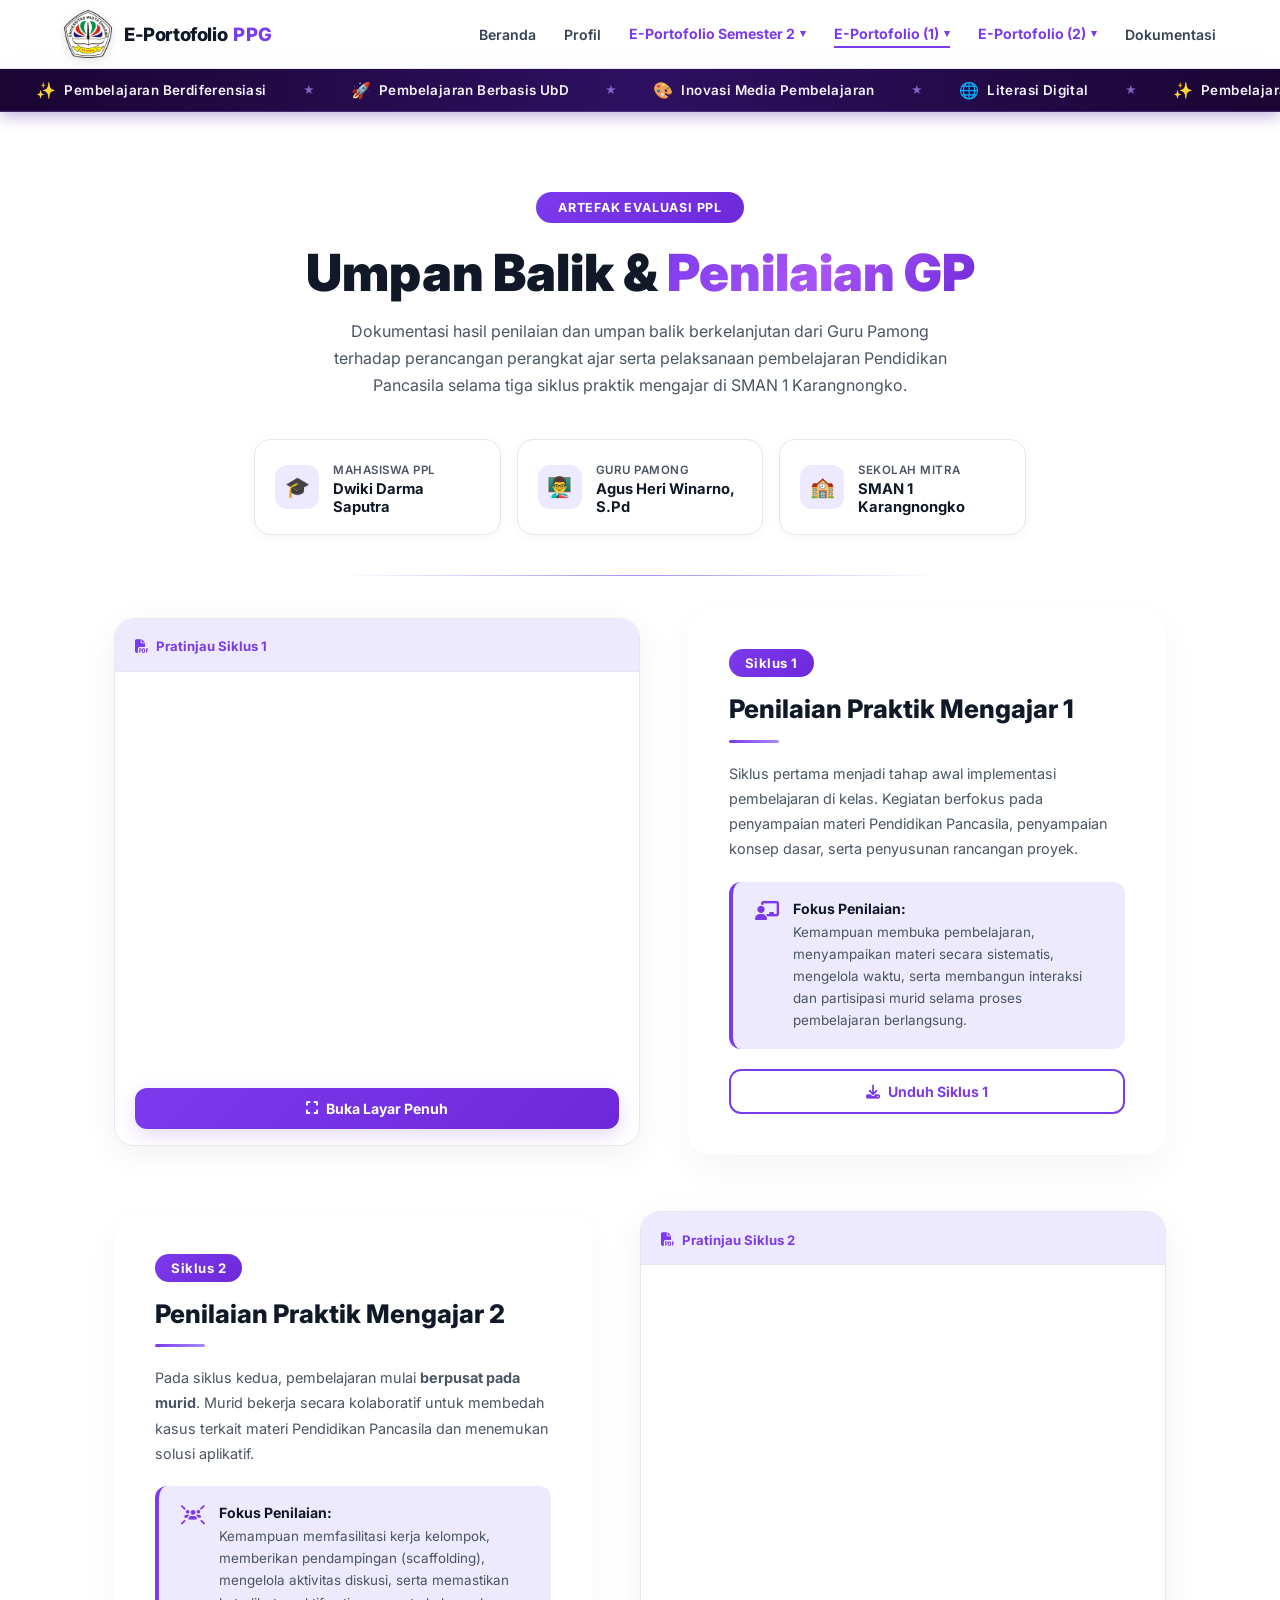
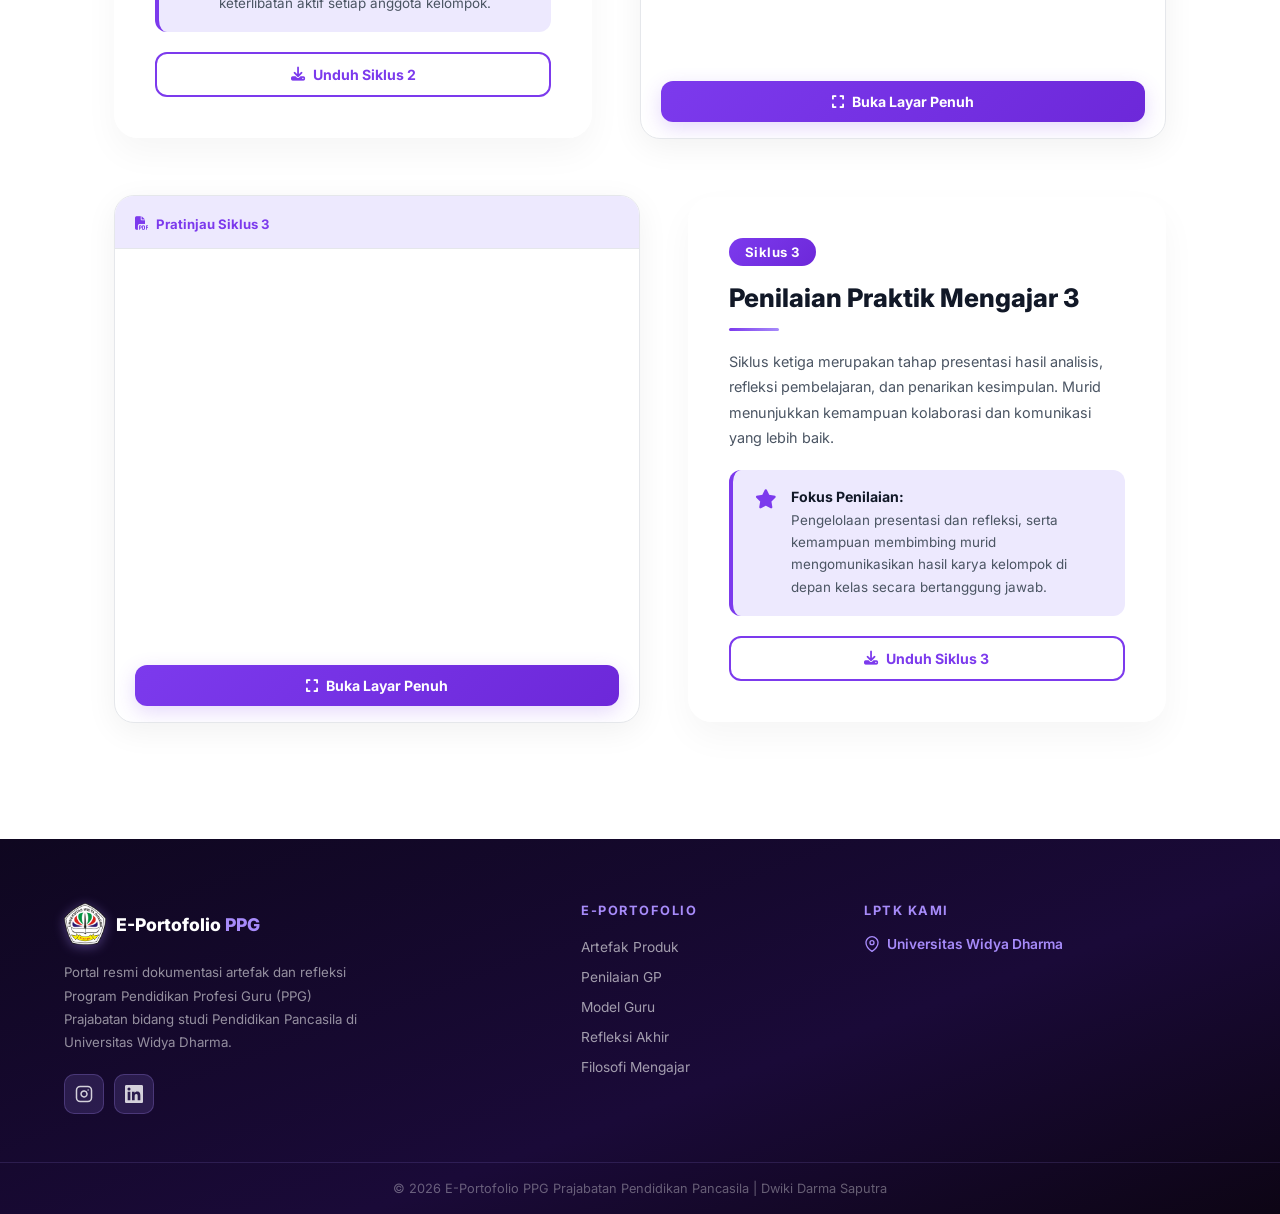
<file: penilaian-gp.html>
﻿<!DOCTYPE html>
<html lang="id">

<head>
  <meta charset="UTF-8" />
  <meta name="viewport" content="width=device-width, initial-scale=1.0" />
  <title>Penilaian GP – E-Portofolio PPG</title>
  <meta name="description" content="Penilaian Guru Pamong PPG Dwiki Darma Saputra – Dokumentasi umpan balik dan penilaian praktik mengajar Pendidikan Pancasila di SMAN 1 Karangnongko." />
  <link rel="icon" href="unwidha_logo.png" type="image/png" />
  <link rel="preconnect" href="https://fonts.googleapis.com" />
  <link rel="preconnect" href="https://fonts.gstatic.com" crossorigin />
  <link href="https://fonts.googleapis.com/css2?family=Inter:wght@300;400;500;600;700;800;900&family=Playfair+Display:wght@700;800&display=swap" rel="stylesheet" />
  <link rel="stylesheet" href="https://cdnjs.cloudflare.com/ajax/libs/font-awesome/6.4.0/css/all.min.css" />
  <link rel="stylesheet" href="style.css" />
  <style>
    /* ===== PAGE WRAPPER ===== */
    .page-wrapper {
      padding-top: 132px;
      padding-bottom: 60px;
      min-height: 100vh;
    }

    /* ===== PAGE HEADER ===== */
    .art-header {
      text-align: center;
      padding: 60px 24px 40px;
      animation: artFadeUp .7s ease both;
    }
    .art-badge {
      display: inline-block;
      background: linear-gradient(135deg, var(--purple-main), #6d28d9);
      color: #fff;
      font-size: .78rem;
      font-weight: 700;
      padding: 8px 22px;
      border-radius: 50px;
      letter-spacing: .8px;
      text-transform: uppercase;
      margin-bottom: 20px;
    }
    .art-title {
      font-family: 'Inter', sans-serif;
      font-weight: 900;
      font-size: clamp(2rem, 5vw, 3.2rem);
      color: var(--gray-900);
      margin-bottom: 16px;
      line-height: 1.15;
    }
    .art-title .text-gradient {
      background: linear-gradient(135deg, var(--purple-main), #a855f7, #6d28d9);
      -webkit-background-clip: text;
      -webkit-text-fill-color: transparent;
      background-clip: text;
    }
    .art-subtitle {
      font-size: 1rem;
      color: var(--gray-600);
      max-width: 640px;
      margin: 0 auto;
      line-height: 1.7;
    }

    @keyframes artFadeUp {
      from { opacity: 0; transform: translateY(24px); }
      to { opacity: 1; transform: translateY(0); }
    }

    /* ===== BENTO INFO GRID ===== */
    .bento-grid {
      display: grid;
      grid-template-columns: repeat(3, 1fr);
      gap: 16px;
      max-width: 820px;
      margin: 0 auto 40px;
      padding: 0 24px;
      animation: artFadeUp .7s ease .2s both;
    }
    .bento-item {
      display: flex;
      align-items: center;
      gap: 14px;
      background: #fff;
      border: 1px solid var(--gray-200);
      border-radius: 16px;
      padding: 18px 20px;
      transition: var(--transition);
      box-shadow: 0 2px 12px rgba(0,0,0,.04);
    }
    .bento-item:hover {
      transform: translateY(-3px);
      box-shadow: var(--shadow-md);
      border-color: var(--purple-light);
    }
    .bento-item .bento-icon {
      width: 44px; height: 44px;
      background: var(--purple-pale);
      border-radius: 12px;
      display: flex; align-items: center; justify-content: center;
      font-size: 1.25rem;
      flex-shrink: 0;
    }
    .bento-item label {
      font-size: .72rem;
      font-weight: 600;
      color: var(--gray-600);
      text-transform: uppercase;
      letter-spacing: .5px;
    }
    .bento-item h3 {
      font-size: .92rem;
      font-weight: 700;
      color: var(--gray-900);
      margin-top: 2px;
    }

    /* ===== SECTION DIVIDER ===== */
    .section-divider {
      border: none;
      height: 1px;
      background: linear-gradient(90deg, transparent, var(--purple-light), transparent);
      max-width: 600px;
      margin: 32px auto;
    }

    /* ===== SHOWCASE ZIG-ZAG ===== */
    .showcase-section {
      max-width: 1100px;
      margin: 0 auto 56px;
      padding: 0 24px;
    }
    .showcase-grid {
      display: grid;
      grid-template-columns: 1fr 1.1fr;
      gap: 48px;
      align-items: center;
    }
    .showcase-grid.reverse {
      grid-template-columns: 1.1fr 1fr;
    }

    /* Info Panel */
    .info-panel {
      background: rgba(255, 255, 255, 0.85);
      backdrop-filter: blur(20px);
      -webkit-backdrop-filter: blur(20px);
      border: 1px solid rgba(255, 255, 255, 0.9);
      border-radius: 24px;
      padding: 40px;
      box-shadow: 0 15px 35px rgba(0, 0, 0, 0.04);
    }
    .badge-accent {
      display: inline-block;
      background: linear-gradient(135deg, var(--purple-main), #6d28d9);
      color: white;
      padding: 6px 16px;
      border-radius: 50px;
      font-size: .82rem;
      font-weight: 700;
      margin-bottom: 15px;
      letter-spacing: .5px;
    }
    .info-panel h3 {
      font-size: 1.6rem;
      font-weight: 800;
      color: var(--gray-900);
      margin-bottom: 14px;
      line-height: 1.3;
    }
    .title-line {
      width: 50px;
      height: 3px;
      background: linear-gradient(90deg, var(--purple-main), var(--purple-light));
      border-radius: 4px;
      margin-bottom: 18px;
    }
    .panel-desc {
      font-size: .9rem;
      color: var(--gray-600);
      line-height: 1.75;
      margin-bottom: 20px;
    }
    .highlight-box {
      background: var(--purple-pale);
      border-left: 4px solid var(--purple-main);
      padding: 18px 22px;
      border-radius: 12px;
      display: flex;
      gap: 14px;
      margin-bottom: 20px;
    }
    .highlight-box i {
      font-size: 1.2rem;
      color: var(--purple-main);
      margin-top: 2px;
    }
    .highlight-box h4 {
      font-size: .88rem;
      font-weight: 700;
      color: var(--gray-900);
      margin-bottom: 4px;
    }
    .highlight-box p {
      font-size: .84rem;
      color: var(--gray-600);
      line-height: 1.65;
    }

    /* Action Buttons */
    .action-box { margin-top: 8px; }
    .btn-outline {
      display: inline-flex;
      align-items: center;
      justify-content: center;
      gap: 8px;
      padding: 12px 24px;
      border: 2px solid var(--purple-main);
      color: var(--purple-main);
      border-radius: 12px;
      font-weight: 700;
      font-size: .88rem;
      text-decoration: none;
      transition: var(--transition);
      text-align: center;
    }
    .btn-outline:hover {
      background: var(--purple-main);
      color: #fff;
      transform: translateY(-2px);
      box-shadow: 0 8px 20px rgba(124, 58, 237, .2);
    }
    .w-100 { width: 100%; }
    .mt-3 { margin-top: 1rem; }

    /* PDF Panel */
    .pdf-panel {
      background: #fff;
      border-radius: 20px;
      overflow: hidden;
      border: 1px solid var(--gray-200);
      box-shadow: 0 8px 32px rgba(0,0,0,.06);
      transition: var(--transition);
    }
    .pdf-panel:hover {
      box-shadow: 0 20px 48px rgba(124, 58, 237, .1);
      transform: translateY(-4px);
    }
    .pdf-header {
      padding: 16px 20px;
      border-bottom: 1px solid var(--gray-200);
      background: var(--purple-pale);
    }
    .doc-badge {
      display: inline-flex;
      align-items: center;
      gap: 8px;
      font-size: .82rem;
      font-weight: 700;
      color: var(--purple-main);
    }
    .pdf-wrapper {
      width: 100%;
      height: 400px;
    }
    .pdf-wrapper iframe {
      width: 100%;
      height: 100%;
      border: none;
    }
    .pdf-action {
      padding: 16px 20px;
    }
    .btn-primary {
      display: inline-flex;
      align-items: center;
      justify-content: center;
      gap: 8px;
      padding: 12px 24px;
      background: linear-gradient(135deg, var(--purple-main), #6d28d9);
      color: #fff;
      border-radius: 12px;
      font-weight: 700;
      font-size: .88rem;
      text-decoration: none;
      transition: var(--transition);
      border: none;
      cursor: pointer;
      box-shadow: 0 6px 20px rgba(124, 58, 237, .2);
    }
    .btn-primary:hover {
      transform: translateY(-2px);
      box-shadow: 0 10px 28px rgba(124, 58, 237, .35);
      color: #fff;
    }
    .text-primary { color: var(--purple-main); }

    /* ===== RESPONSIVE ===== */
    @media (max-width: 900px) {
      .bento-grid { grid-template-columns: 1fr; max-width: 400px; }
      .showcase-grid, .showcase-grid.reverse {
        grid-template-columns: 1fr;
      }
    }
    @media (max-width: 600px) {
      .art-header { padding: 40px 16px 28px; }
      .info-panel { padding: 28px 20px; }
      .pdf-wrapper { height: 300px; }
    }
  </style>
</head>

<body>

  <!-- NAV -->
  <nav class="navbar" id="navbar">
    <div class="nav-inner">
      <a href="index.html" class="nav-brand" aria-label="E-Portofolio PPG">
        <img src="unwidha_logo.png" alt="Logo Universitas Widya Dharma" class="unwidha-logo-img" />
        <span class="nav-brand-text">
          <span class="brand-eporto">E-Portofolio</span><span class="brand-ppg"> PPG</span>
        </span>
      </a>
      <ul class="nav-links" id="nav-links">
        <li><a href="index.html">Beranda</a></li>
        <li><a href="profil.html">Profil</a></li>
        <li class="nav-dropdown">
          <a href="#" class="nav-dropdown-toggle" id="eporto-sem2-toggle">E-Portofolio Semester 2 <span class="nav-arrow">&#9662;</span></a>
          <ul class="nav-dropdown-menu" id="eporto-sem2-menu">
            <li><a href="seminar-ppg.html"><span>🎓</span> Refleksi PPG Semester 1</a></li>
            <li><a href="seminar-ppg-2.html"><span>🎓</span> Refleksi PPG Semester 2</a></li>
            <li><a href="ppl.html"><span>🏫</span> Praktik Pengalaman Lapangan (PPL)</a></li>
            <li><a href="seminar-ppg-3.html"><span>🎤</span> Seminar PPG</a></li>
          </ul>
        </li>
        <li class="nav-dropdown">
          <a href="#" class="nav-dropdown-toggle nav-active" id="eporto1-toggle">E-Portofolio (1) <span class="nav-arrow">&#9662;</span></a>
          <ul class="nav-dropdown-menu" id="eporto1-menu">
            <li><a href="artefak-produk.html"><span>📦</span> Artefak Produk</a></li>
            <li><a href="penilaian-gp.html" class="nav-active"><span>⭐</span> Penilaian GP</a></li>
            <li><a href="model-guru.html"><span>👨‍🏫</span> Model Guru</a></li>
          </ul>
        </li>
        <li class="nav-dropdown">
          <a href="#" class="nav-dropdown-toggle" id="eporto2-toggle">E-Portofolio (2) <span class="nav-arrow">&#9662;</span></a>
          <ul class="nav-dropdown-menu" id="eporto2-menu">
            <li><a href="refleksi.html"><span>📖</span> Refleksi Akhir</a></li>
            <li><a href="filosofi-mengajar.html"><span>💡</span> Filosofi Mengajar</a></li>
          </ul>
        </li>
        <li><a href="dokumentasi.html">Dokumentasi</a></li>
      </ul>
      <button class="hamburger" id="hamburger" aria-label="Menu">&#9776;</button>
    </div>
  </nav>

  <!-- TICKER -->
  <div class="ticker-wrap" id="ticker-bar" aria-label="Highlight Pembelajaran">
    <div class="ticker-track">
      <span class="ticker-item"><span class="ticker-emoji">✨</span>Pembelajaran Berdiferensiasi</span>
      <span class="ticker-dot">★</span>
      <span class="ticker-item"><span class="ticker-emoji">🚀</span>Pembelajaran Berbasis UbD</span>
      <span class="ticker-dot">★</span>
      <span class="ticker-item"><span class="ticker-emoji">🎨</span>Inovasi Media Pembelajaran</span>
      <span class="ticker-dot">★</span>
      <span class="ticker-item"><span class="ticker-emoji">🌐</span>Literasi Digital</span>
      <span class="ticker-dot">★</span>
      <span class="ticker-item"><span class="ticker-emoji">✨</span>Pembelajaran Berdiferensiasi</span>
      <span class="ticker-dot">★</span>
      <span class="ticker-item"><span class="ticker-emoji">🚀</span>Pembelajaran Berbasis UbD</span>
      <span class="ticker-dot">★</span>
      <span class="ticker-item"><span class="ticker-emoji">🎨</span>Inovasi Media Pembelajaran</span>
      <span class="ticker-dot">★</span>
      <span class="ticker-item"><span class="ticker-emoji">🌐</span>Literasi Digital</span>
      <span class="ticker-dot">★</span>
    </div>
  </div>

  <!-- MAIN CONTENT -->
  <main class="page-wrapper">

    <!-- PAGE HEADER -->
    <div class="art-header">
      <span class="art-badge">Artefak Evaluasi PPL</span>
      <h1 class="art-title">Umpan Balik & <span class="text-gradient">Penilaian GP</span></h1>
      <p class="art-subtitle">Dokumentasi hasil penilaian dan umpan balik berkelanjutan dari Guru Pamong terhadap perancangan perangkat ajar serta pelaksanaan pembelajaran Pendidikan Pancasila selama tiga siklus praktik mengajar di SMAN 1 Karangnongko.</p>
    </div>

    <!-- BENTO INFO -->
    <div class="bento-grid">
      <div class="bento-item" data-aos="fade-up">
        <div class="bento-icon">🎓</div>
        <div>
          <label>Mahasiswa PPL</label>
          <h3>Dwiki Darma Saputra</h3>
        </div>
      </div>
      <div class="bento-item" data-aos="fade-up">
        <div class="bento-icon">👨‍🏫</div>
        <div>
          <label>Guru Pamong</label>
          <h3>Agus Heri Winarno, S.Pd</h3>
        </div>
      </div>
      <div class="bento-item" data-aos="fade-up">
        <div class="bento-icon">🏫</div>
        <div>
          <label>Sekolah Mitra</label>
          <h3>SMAN 1 Karangnongko</h3>
        </div>
      </div>
    </div>

    <hr class="section-divider" />



    <!-- Siklus 1 -->
    <section class="showcase-section">
      <div class="showcase-grid reverse" data-aos="fade-up">
        <div class="pdf-panel">
          <div class="pdf-header">
            <div class="doc-badge">
              <i class="fa-solid fa-file-pdf"></i> Pratinjau Siklus 1
            </div>
          </div>
          <div class="pdf-wrapper">
            <iframe src="Dwiki%20Darma%20Saputra_Penilaian%201%20Guru%20Pamong.pdf" title="Praktik Mengajar 1" loading="lazy"></iframe>
          </div>
          <div class="pdf-action">
            <a href="Dwiki%20Darma%20Saputra_Penilaian%201%20Guru%20Pamong.pdf" target="_blank" class="btn-primary w-100">
              <i class="fa-solid fa-expand"></i> Buka Layar Penuh
            </a>
          </div>
        </div>
        <div class="info-panel">
          <div class="badge-accent">Siklus 1</div>
          <h3>Penilaian Praktik Mengajar 1</h3>
          <div class="title-line"></div>
          <p class="panel-desc">
            Siklus pertama menjadi tahap awal implementasi pembelajaran di kelas. Kegiatan berfokus pada penyampaian materi Pendidikan Pancasila, penyampaian konsep dasar, serta penyusunan rancangan proyek.
          </p>
          <div class="highlight-box">
            <i class="fa-solid fa-chalkboard-user text-primary"></i>
            <div>
              <h4>Fokus Penilaian:</h4>
              <p>Kemampuan membuka pembelajaran, menyampaikan materi secara sistematis, mengelola waktu, serta membangun interaksi dan partisipasi murid selama proses pembelajaran berlangsung.</p>
            </div>
          </div>
          <div class="action-box">
            <a href="Dwiki%20Darma%20Saputra_Penilaian%201%20Guru%20Pamong.pdf" download="Dwiki Darma Saputra_Penilaian 1 Guru Pamong.pdf" class="btn-outline w-100">
              <i class="fa-solid fa-download"></i> Unduh Siklus 1
            </a>
          </div>
        </div>
      </div>
    </section>

    <!-- Siklus 2 -->
    <section class="showcase-section">
      <div class="showcase-grid" data-aos="fade-up">
        <div class="info-panel">
          <div class="badge-accent">Siklus 2</div>
          <h3>Penilaian Praktik Mengajar 2</h3>
          <div class="title-line"></div>
          <p class="panel-desc">
            Pada siklus kedua, pembelajaran mulai <strong>berpusat pada murid</strong>. Murid bekerja secara kolaboratif untuk membedah kasus terkait materi Pendidikan Pancasila dan menemukan solusi aplikatif.
          </p>
          <div class="highlight-box">
            <i class="fa-solid fa-users-rays text-primary"></i>
            <div>
              <h4>Fokus Penilaian:</h4>
              <p>Kemampuan memfasilitasi kerja kelompok, memberikan pendampingan (scaffolding), mengelola aktivitas diskusi, serta memastikan keterlibatan aktif setiap anggota kelompok.</p>
            </div>
          </div>
          <div class="action-box">
            <a href="Dwiki%20Darma%20Saputra_Penilaian%202%20Guru%20Pamong.pdf" download="Dwiki Darma Saputra_Penilaian 2 Guru Pamong.pdf" class="btn-outline w-100">
              <i class="fa-solid fa-download"></i> Unduh Siklus 2
            </a>
          </div>
        </div>
        <div class="pdf-panel">
          <div class="pdf-header">
            <div class="doc-badge">
              <i class="fa-solid fa-file-pdf"></i> Pratinjau Siklus 2
            </div>
          </div>
          <div class="pdf-wrapper">
            <iframe src="Dwiki%20Darma%20Saputra_Penilaian%202%20Guru%20Pamong.pdf" title="Praktik Mengajar 2" loading="lazy"></iframe>
          </div>
          <div class="pdf-action">
            <a href="Dwiki%20Darma%20Saputra_Penilaian%202%20Guru%20Pamong.pdf" target="_blank" class="btn-primary w-100">
              <i class="fa-solid fa-expand"></i> Buka Layar Penuh
            </a>
          </div>
        </div>
      </div>
    </section>

    <!-- Siklus 3 -->
    <section class="showcase-section">
      <div class="showcase-grid reverse" data-aos="fade-up">
        <div class="pdf-panel">
          <div class="pdf-header">
            <div class="doc-badge">
              <i class="fa-solid fa-file-pdf"></i> Pratinjau Siklus 3
            </div>
          </div>
          <div class="pdf-wrapper">
            <iframe src="Dwiki%20Darma%20Saputra_Penilaian%203%20Guru%20Pamong.pdf" title="Praktik Mengajar 3" loading="lazy"></iframe>
          </div>
          <div class="pdf-action">
            <a href="Dwiki%20Darma%20Saputra_Penilaian%203%20Guru%20Pamong.pdf" target="_blank" class="btn-primary w-100">
              <i class="fa-solid fa-expand"></i> Buka Layar Penuh
            </a>
          </div>
        </div>
        <div class="info-panel">
          <div class="badge-accent">Siklus 3</div>
          <h3>Penilaian Praktik Mengajar 3</h3>
          <div class="title-line"></div>
          <p class="panel-desc">
            Siklus ketiga merupakan tahap presentasi hasil analisis, refleksi pembelajaran, dan penarikan kesimpulan. Murid menunjukkan kemampuan kolaborasi dan komunikasi yang lebih baik.
          </p>
          <div class="highlight-box">
            <i class="fa-solid fa-star text-primary"></i>
            <div>
              <h4>Fokus Penilaian:</h4>
              <p>Pengelolaan presentasi dan refleksi, serta kemampuan membimbing murid mengomunikasikan hasil karya kelompok di depan kelas secara bertanggung jawab.</p>
            </div>
          </div>
          <div class="action-box">
            <a href="Dwiki%20Darma%20Saputra_Penilaian%203%20Guru%20Pamong.pdf" download="Dwiki Darma Saputra_Penilaian 3 Guru Pamong.pdf" class="btn-outline w-100">
              <i class="fa-solid fa-download"></i> Unduh Siklus 3
            </a>
          </div>
        </div>
      </div>
    </section>

  </main>

  <!-- FOOTER (sama persis dengan Artefak Produk) -->
  <footer class="footer-new">
    <div class="footer-top">
      <div class="container footer-grid">
        <div class="footer-col">
          <div class="footer-brand">
            <img src="unwidha_logo.png" alt="Logo Unwidha" class="footer-logo-img" />
            <span class="footer-brand-name"><span class="fb-eporto">E-Portofolio</span><span class="fb-ppg"> PPG</span></span>
          </div>
          <p class="footer-desc">Portal resmi dokumentasi artefak dan refleksi Program Pendidikan Profesi Guru (PPG) Prajabatan bidang studi Pendidikan Pancasila di Universitas Widya Dharma.</p>
          <div class="footer-socials">
            <a href="https://www.instagram.com/ikdrsptra_/" target="_blank" rel="noopener" class="footer-social-btn" aria-label="Instagram">
              <svg xmlns="http://www.w3.org/2000/svg" width="18" height="18" viewBox="0 0 24 24" fill="none" stroke="currentColor" stroke-width="2" stroke-linecap="round" stroke-linejoin="round"><rect x="2" y="2" width="20" height="20" rx="5" ry="5"/><path d="M16 11.37A4 4 0 1 1 12.63 8 4 4 0 0 1 16 11.37z"/><line x1="17.5" y1="6.5" x2="17.51" y2="6.5"/></svg>
            </a>
            <a href="https://www.linkedin.com/in/dwikidarmasaputra080502" target="_blank" rel="noopener" class="footer-social-btn" aria-label="LinkedIn">
              <svg xmlns="http://www.w3.org/2000/svg" width="18" height="18" viewBox="0 0 24 24" fill="currentColor"><path d="M20.447 20.452h-3.554v-5.569c0-1.328-.027-3.037-1.852-3.037-1.853 0-2.136 1.445-2.136 2.939v5.667H9.351V9h3.414v1.561h.046c.477-.9 1.637-1.85 3.37-1.85 3.601 0 4.267 2.37 4.267 5.455v6.286zM5.337 7.433a2.062 2.062 0 0 1-2.063-2.065 2.064 2.064 0 1 1 2.063 2.065zm1.782 13.019H3.555V9h3.564v11.452zM22.225 0H1.771C.792 0 0 .774 0 1.729v20.542C0 23.227.792 24 1.771 24h20.451C23.2 24 24 23.227 24 22.271V1.729C24 .774 23.2 0 22.222 0h.003z"/></svg>
            </a>
          </div>
        </div>
        <div class="footer-col">
          <h4 class="footer-col-title">E-Portofolio</h4>
          <ul class="footer-links">
            <li><a href="artefak-produk.html">Artefak Produk</a></li>
            <li><a href="penilaian-gp.html">Penilaian GP</a></li>
            <li><a href="model-guru.html">Model Guru</a></li>
            <li><a href="refleksi.html">Refleksi Akhir</a></li>
            <li><a href="filosofi-mengajar.html">Filosofi Mengajar</a></li>
          </ul>
        </div>
        <div class="footer-col">
          <h4 class="footer-col-title">LPTK Kami</h4>
          <a href="https://maps.app.goo.gl/tfwrJ8PoLEfRgoeG6" target="_blank" rel="noopener" class="footer-lptk-link">
            <svg xmlns="http://www.w3.org/2000/svg" width="16" height="16" viewBox="0 0 24 24" fill="none" stroke="currentColor" stroke-width="2" stroke-linecap="round" stroke-linejoin="round"><path d="M21 10c0 7-9 13-9 13s-9-6-9-13a9 9 0 0 1 18 0z"/><circle cx="12" cy="10" r="3"/></svg>
            Universitas Widya Dharma
          </a>
          <div class="footer-map-embed">
            <iframe src="https://www.google.com/maps/embed?pb=!1m18!1m12!1m3!1d3952.697!2d110.6047!3d-7.7128!2m3!1f0!2f0!3f0!3m2!1i1024!2i768!4f13.1!3m3!1m2!1s0x2e7a3c1b3e000001%3A0x1!2sUniversitas+Widya+Dharma+Klaten!5e0!3m2!1sid!2sid!4v1" width="100%" height="140" style="border:0; border-radius:10px; opacity:.85;" allowfullscreen="" loading="lazy" referrerpolicy="no-referrer-when-downgrade"></iframe>
          </div>
        </div>
      </div>
    </div>
    <div class="footer-bottom">
      <div class="container">
        <p>&copy; 2026 E-Portofolio PPG Prajabatan Pendidikan Pancasila | Dwiki Darma Saputra</p>
      </div>
    </div>
  </footer>

  <script src="script.js"></script>
</body>
</html>
</file>
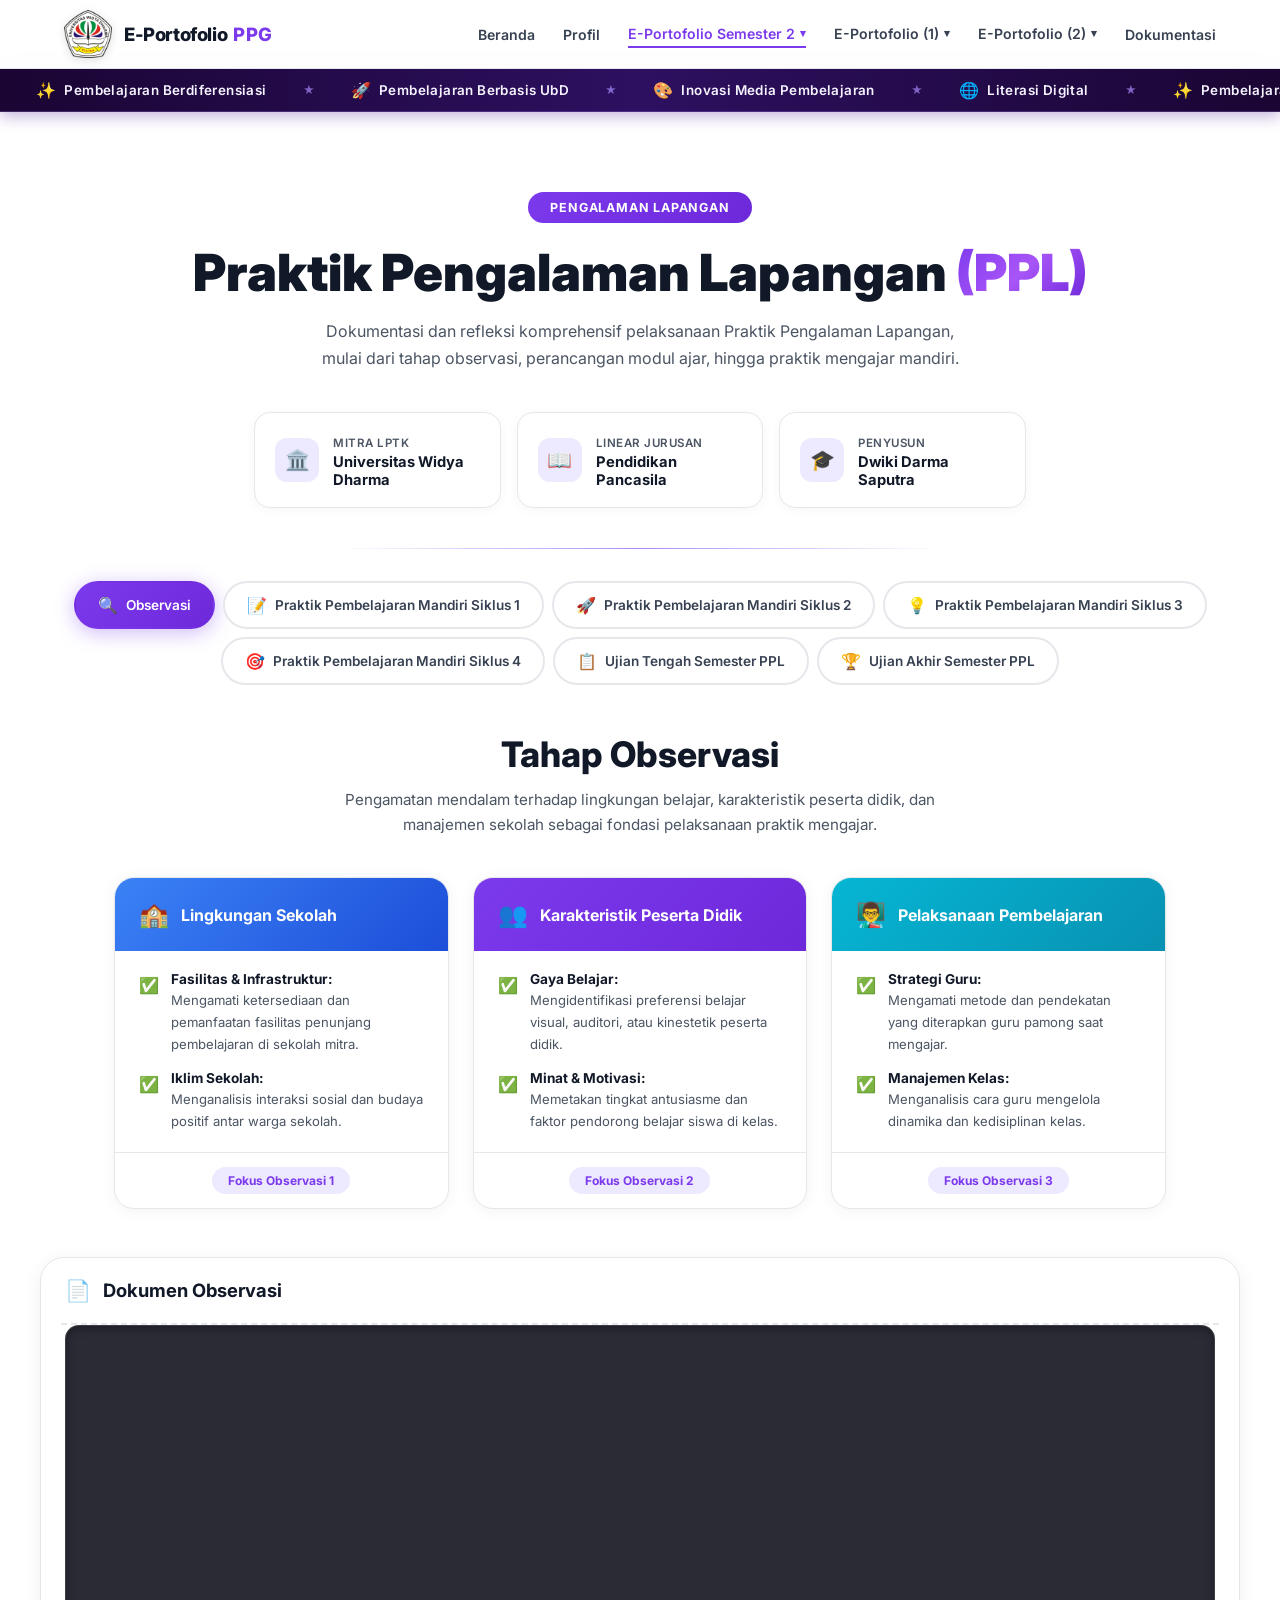
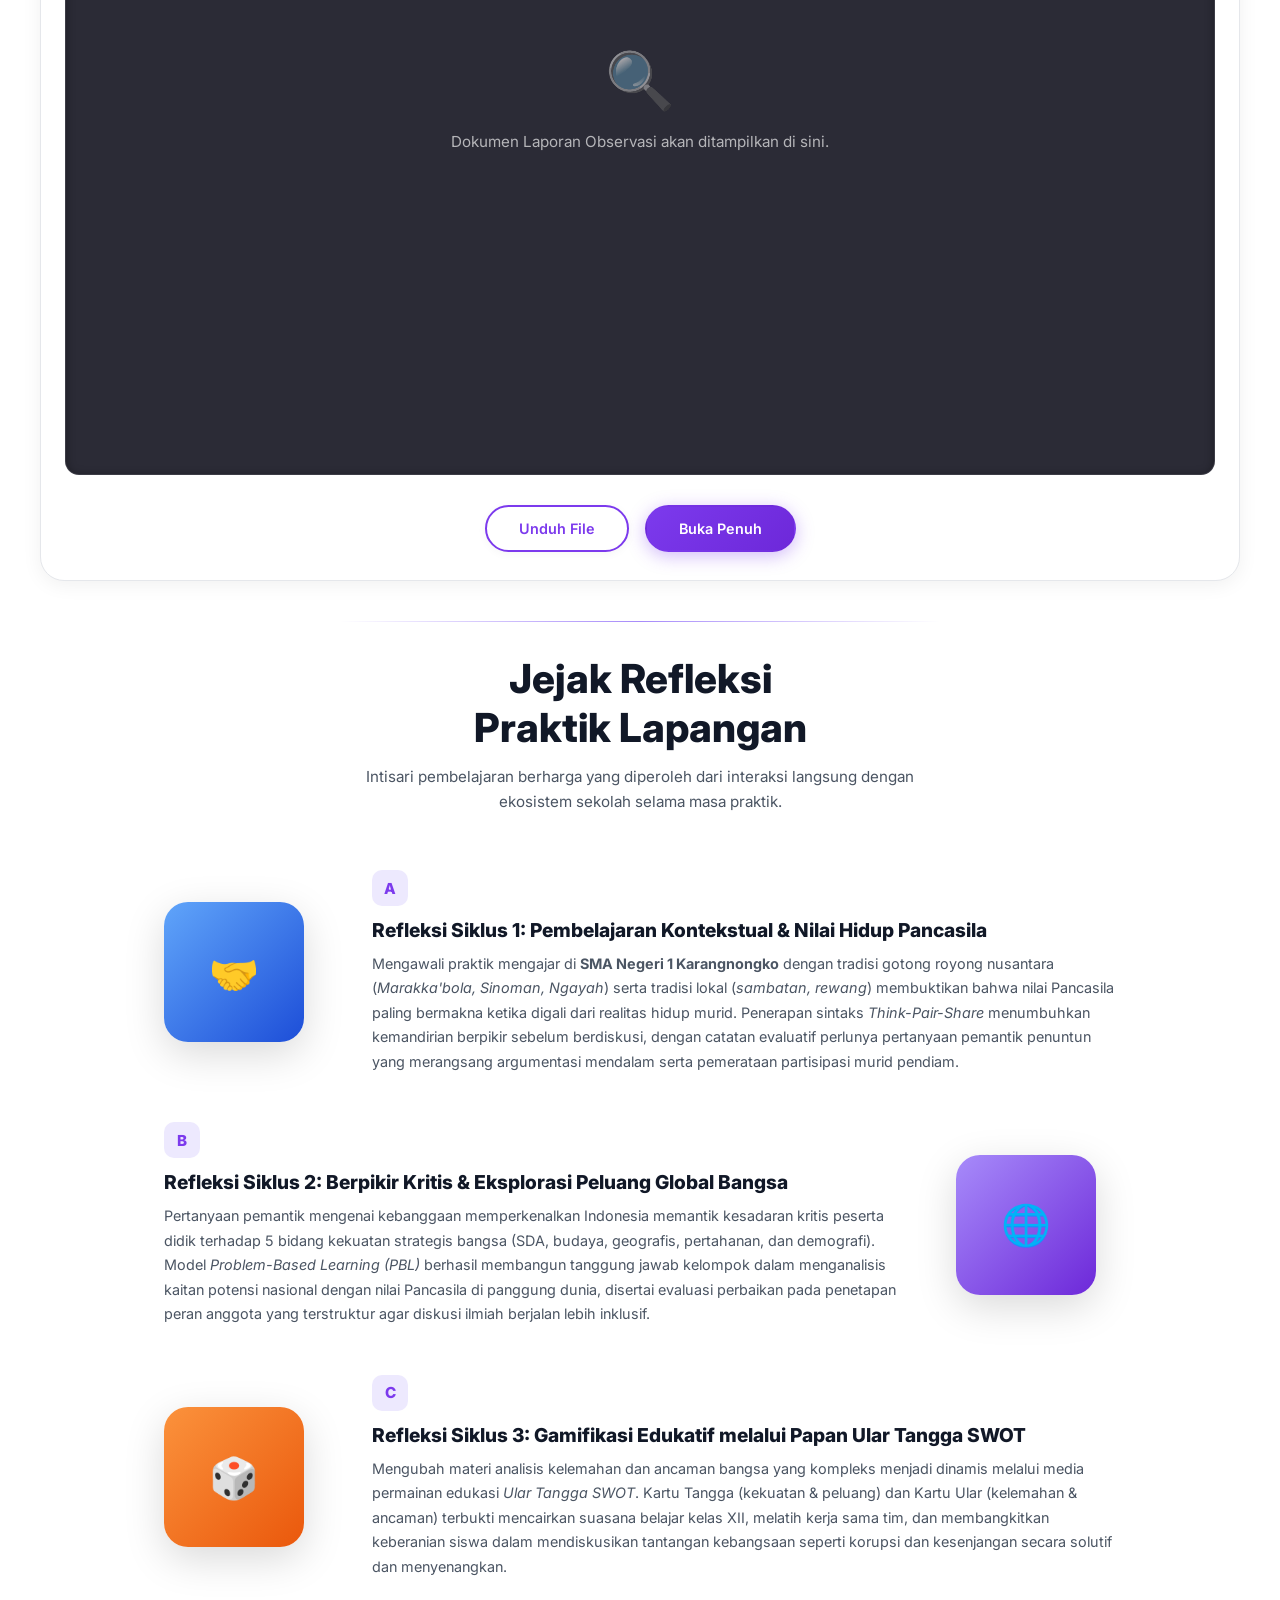
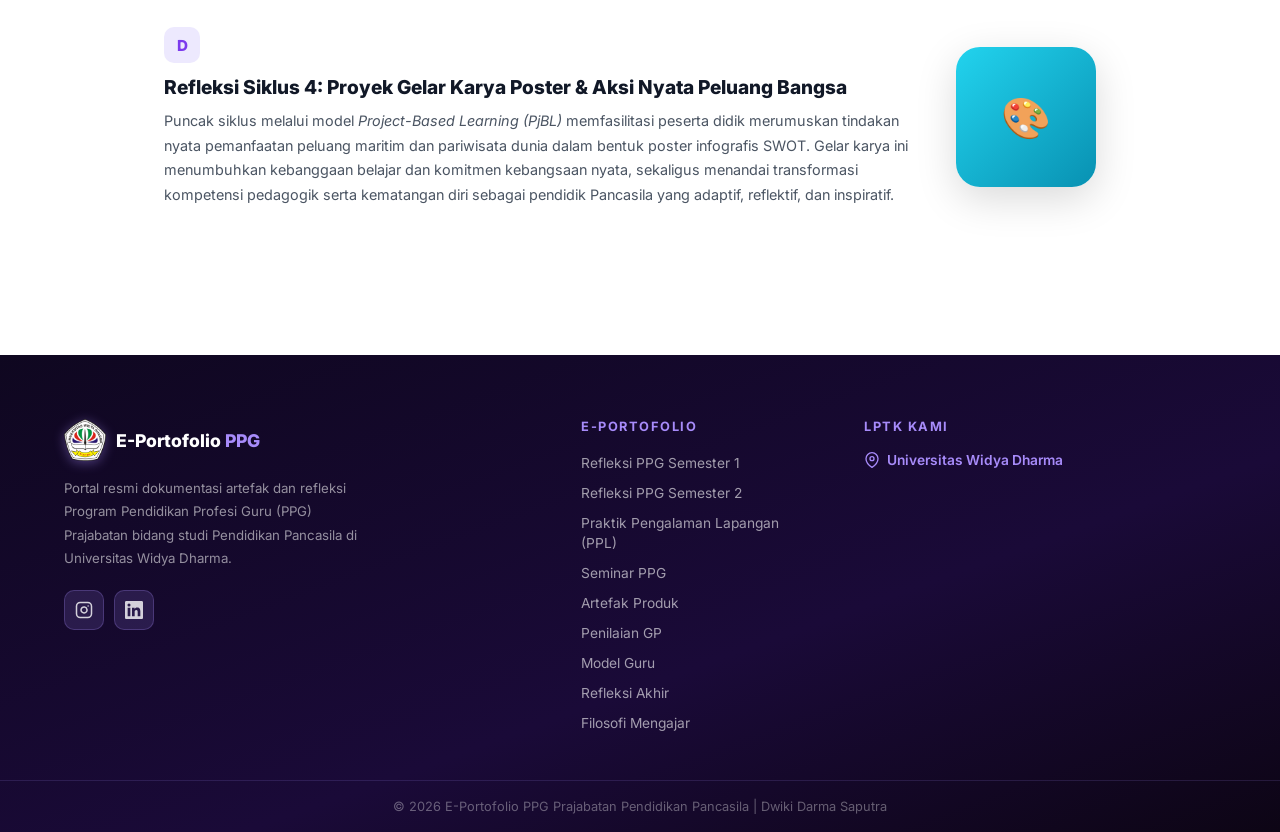
<file: ppl.html>
<!DOCTYPE html>
<html lang="id">

<head>
  <meta charset="UTF-8" />
  <meta name="viewport" content="width=device-width, initial-scale=1.0" />
  <title>Praktik Pengalaman Lapangan (PPL) – E-Portofolio PPG</title>
  <meta name="description" content="Dokumentasi Praktik Pengalaman Lapangan (PPL) Dwiki Darma Saputra" />
  <link rel="icon" href="unwidha_logo.png" type="image/png" />
  <link rel="preconnect" href="https://fonts.googleapis.com" />
  <link rel="preconnect" href="https://fonts.gstatic.com" crossorigin />
  <link href="https://fonts.googleapis.com/css2?family=Inter:wght@300;400;500;600;700;800;900&family=Playfair+Display:wght@700;800&display=swap" rel="stylesheet" />
  <link rel="stylesheet" href="style.css" />
  <style>
    .page-wrapper { padding-top: 132px; padding-bottom: 60px; min-height: 100vh; }
    .art-header { text-align: center; padding: 60px 24px 40px; animation: artFadeUp .7s ease both; }
    .art-badge { display: inline-block; background: linear-gradient(135deg, var(--purple-main), #6d28d9); color: #fff; font-size: .78rem; font-weight: 700; padding: 8px 22px; border-radius: 50px; letter-spacing: .8px; text-transform: uppercase; margin-bottom: 20px; }
    .art-title { font-family: 'Inter', sans-serif; font-weight: 900; font-size: clamp(2rem, 5vw, 3.2rem); color: var(--gray-900); margin-bottom: 16px; line-height: 1.15; }
    .art-title .text-gradient { background: linear-gradient(135deg, var(--purple-main), #a855f7, #6d28d9); -webkit-background-clip: text; -webkit-text-fill-color: transparent; background-clip: text; }
    .art-subtitle { font-size: 1rem; color: var(--gray-600); max-width: 640px; margin: 0 auto; line-height: 1.7; }
    @keyframes artFadeUp { from { opacity: 0; transform: translateY(24px); } to { opacity: 1; transform: translateY(0); } }
    .bento-grid { display: grid; grid-template-columns: repeat(3, 1fr); gap: 16px; max-width: 820px; margin: 0 auto 40px; padding: 0 24px; animation: artFadeUp .7s ease .2s both; }
    .bento-item { display: flex; align-items: center; gap: 14px; background: #fff; border: 1px solid var(--gray-200); border-radius: 16px; padding: 18px 20px; transition: var(--transition); box-shadow: 0 2px 12px rgba(0,0,0,.04); }
    .bento-item:hover { transform: translateY(-3px); box-shadow: var(--shadow-md); border-color: var(--purple-light); }
    .bento-item .bento-icon { width: 44px; height: 44px; background: var(--purple-pale); border-radius: 12px; display: flex; align-items: center; justify-content: center; font-size: 1.25rem; flex-shrink: 0; }
    .bento-item label { font-size: .72rem; font-weight: 600; color: var(--gray-600); text-transform: uppercase; letter-spacing: .5px; }
    .bento-item h3 { font-size: .92rem; font-weight: 700; color: var(--gray-900); margin-bottom: 0px; margin-top: 2px; }
    .section-divider { border: none; height: 1px; background: linear-gradient(90deg, transparent, var(--purple-light), transparent); max-width: 600px; margin: 32px auto; }
    .tabs-container { display: flex; justify-content: center; gap: 8px; flex-wrap: wrap; padding: 0 24px; margin-bottom: 48px; animation: artFadeUp .7s ease .4s both; }
    .tab-btn { display: inline-flex; align-items: center; gap: 8px; padding: 12px 22px; border: 2px solid var(--gray-200); border-radius: 50px; background: #fff; color: var(--gray-700); font-family: 'Inter', sans-serif; font-size: .85rem; font-weight: 600; cursor: pointer; transition: all .25s ease; }
    .tab-btn:hover { border-color: var(--purple-light); color: var(--purple-main); background: var(--purple-pale); }
    .tab-btn.active { background: linear-gradient(135deg, var(--purple-main), #6d28d9); color: #fff; border-color: transparent; box-shadow: 0 4px 20px rgba(124,58,237,.35); }
    .tab-btn .tab-icon { font-size: 1rem; }
    .tab-content { display: none; animation: tabFade .4s ease; }
    .tab-content.active { display: block; }
    @keyframes tabFade { from { opacity: 0; transform: translateY(12px); } to { opacity: 1; transform: translateY(0); } }
    .section-title { text-align: center; margin-bottom: 40px; }
    .section-title h2 { font-family: 'Inter', sans-serif; font-weight: 800; font-size: clamp(1.5rem, 4vw, 2.2rem); color: var(--gray-900); margin-bottom: 12px; }
    .section-title p { font-size: .95rem; color: var(--gray-600); max-width: 600px; margin: 0 auto; line-height: 1.65; }
    .scouting-grid { display: grid; grid-template-columns: repeat(3, 1fr); gap: 24px; max-width: 1100px; margin: 0 auto 48px; padding: 0 24px; }
    .scout-card { background: #fff; border-radius: 20px; border: 1px solid var(--gray-200); overflow: hidden; box-shadow: 0 2px 16px rgba(0,0,0,.05); transition: var(--transition); display: flex; flex-direction: column; }
    .scout-card:hover { transform: translateY(-5px); box-shadow: 0 12px 40px rgba(124,58,237,.15); }
    .scout-header { padding: 22px 24px; display: flex; align-items: center; gap: 12px; color: #fff; }
    .scout-header .scout-icon { font-size: 1.5rem; }
    .scout-header h3 { font-size: 1rem; font-weight: 700; margin-bottom: 0px; }
    .bg-gradient-blue { background: linear-gradient(135deg, #3b82f6, #1d4ed8); }
    .bg-gradient-purple { background: linear-gradient(135deg, var(--purple-main), #6d28d9); }
    .bg-gradient-cyan { background: linear-gradient(135deg, #06b6d4, #0891b2); }
    .scout-body { padding: 20px 24px; flex: 1; }
    .scout-list { list-style: none; display: flex; flex-direction: column; gap: 16px; padding: 0; margin: 0; }
    .scout-list li { display: flex; gap: 12px; align-items: flex-start; }
    .scout-list li .s-icon { font-size: 1rem; margin-top: 2px; flex-shrink: 0; color: #22c55e; }
    .scout-list li .s-icon.warn { color: #f97316; }
    .scout-list li strong { display: block; font-size: .85rem; font-weight: 700; color: var(--gray-900); margin-bottom: 2px; }
    .scout-list li span { font-size: .82rem; color: var(--gray-600); line-height: 1.5; }
    .scout-footer { padding: 14px 24px; border-top: 1px solid var(--gray-200); text-align: center; }
    .scout-tag { display: inline-block; font-size: .75rem; font-weight: 700; color: var(--purple-main); background: var(--purple-pale); padding: 6px 16px; border-radius: 50px; }
    .doc-card { background: #fff; border-radius: 24px; border: 1px solid var(--gray-200); overflow: hidden; max-width: 1200px; width: calc(100% - 48px); margin: 0 auto 40px; box-shadow: 0 4px 20px rgba(0,0,0,.06); transition: var(--transition); }
    .doc-card:hover { box-shadow: 0 10px 30px rgba(124,58,237,.1); }
    .doc-title { display: flex; align-items: center; gap: 12px; padding: 20px 24px; font-size: 1.15rem; font-weight: 700; color: var(--gray-900); }
    .doc-title .doc-icon { display: inline-flex; align-items: center; color: #ef4444; font-size: 1.3rem; }
    .dashed-divider { border: none; border-top: 2px dashed var(--gray-200); margin: 0 20px; }
    .pdf-container { background: #2b2b36; margin: 0 24px 24px; border-radius: 14px; overflow: hidden; height: 750px; display: flex; align-items: center; justify-content: center; box-shadow: inset 0 2px 10px rgba(0,0,0,.35); border: 1px solid rgba(255,255,255,.08); }
    .pdf-container iframe { width: 100%; height: 100%; border: none; }
    .pdf-landscape { height: 750px; }
    @media (max-width: 900px) { .pdf-landscape { height: 600px; } }
    @media (max-width: 600px) { .pdf-landscape { height: 440px; } }
    .pdf-placeholder { text-align: center; color: rgba(255,255,255,.65); padding: 48px 24px; }
    .pdf-placeholder .ph-icon { font-size: 3.5rem; margin-bottom: 16px; display: block; opacity: .85; }
    .pdf-placeholder p { font-size: .95rem; line-height: 1.6; }
    .pdf-actions { display: flex; gap: 16px; justify-content: center; align-items: center; padding: 6px 20px 28px; flex-wrap: wrap; }
    .btn-modern { display: inline-flex; align-items: center; justify-content: center; gap: 8px; padding: 13px 32px; border-radius: 50px; font-family: 'Inter', sans-serif; font-size: .9rem; font-weight: 600; text-decoration: none; transition: all .25s ease; cursor: pointer; }
    .btn-main { background: linear-gradient(135deg, var(--purple-main), #6d28d9); color: #fff; border: 2px solid transparent; box-shadow: 0 4px 18px rgba(124,58,237,.35); }
    .btn-main:hover { transform: translateY(-2px); box-shadow: 0 8px 26px rgba(124,58,237,.5); }
    .btn-sub { background: #fff; color: var(--purple-main); border: 2px solid var(--purple-main); box-shadow: 0 2px 10px rgba(0,0,0,.04); }
    .btn-sub:hover { background: var(--purple-pale); transform: translateY(-2px); box-shadow: 0 6px 18px rgba(124,58,237,.15); }
    .analysis-grid { display: grid; grid-template-columns: repeat(2, 1fr); gap: 24px; max-width: 1000px; margin: 0 auto 48px; padding: 0 24px; }
    .analysis-card { position: relative; background: #fff; border-radius: 20px; border: 1px solid var(--gray-200); padding: 28px; overflow: hidden; box-shadow: 0 2px 16px rgba(0,0,0,.05); transition: var(--transition); }
    .analysis-card:hover { transform: translateY(-4px); box-shadow: 0 12px 40px rgba(124,58,237,.15); }
    .ac-header { display: flex; align-items: center; gap: 14px; margin-bottom: 14px; }
    .ac-icon { width: 42px; height: 42px; border-radius: 12px; display: flex; align-items: center; justify-content: center; font-size: 1.1rem; color: #fff; flex-shrink: 0; }
    .ac-icon.bg-blue { background: linear-gradient(135deg, #3b82f6, #1d4ed8); }
    .ac-icon.bg-purple { background: linear-gradient(135deg, var(--purple-main), #6d28d9); }
    .ac-icon.bg-cyan { background: linear-gradient(135deg, #06b6d4, #0891b2); }
    .ac-icon.bg-orange { background: linear-gradient(135deg, #f97316, #ea580c); }
    .ac-header h3 { font-size: 1rem; font-weight: 700; color: var(--gray-900); margin-bottom: 0px; }
    .analysis-card p { font-size: .88rem; color: var(--gray-600); line-height: 1.7; }
    .zigzag-section { max-width: 1000px; margin: 0 auto; padding: 0 24px 40px; }
    .zigzag-row { display: flex; align-items: center; gap: 48px; margin-bottom: 48px; }
    .zigzag-row.reverse { flex-direction: row-reverse; }
    .zz-visual { flex: 0 0 160px; }
    .zz-card-3d { width: 140px; height: 140px; border-radius: 24px; display: flex; align-items: center; justify-content: center; position: relative; overflow: hidden; box-shadow: 0 12px 40px rgba(0,0,0,.15); }
    .zz-card-3d .zz-inner { font-size: 2.5rem; animation: floatIcon 3s ease-in-out infinite; }
    @keyframes floatIcon { 0%, 100% { transform: translateY(0); } 50% { transform: translateY(-8px); } }
    .bg-orange-glow { background: linear-gradient(135deg, #fb923c, #ea580c); }
    .bg-purple-glow { background: linear-gradient(135deg, var(--purple-light), #6d28d9); }
    .bg-blue-glow { background: linear-gradient(135deg, #60a5fa, #1d4ed8); }
    .bg-cyan-glow { background: linear-gradient(135deg, #22d3ee, #0891b2); }
    .zz-content { flex: 1; }
    .zz-number { display: inline-flex; align-items: center; justify-content: center; width: 36px; height: 36px; background: var(--purple-pale); color: var(--purple-main); font-weight: 800; font-size: .95rem; border-radius: 10px; margin-bottom: 12px; }
    .zz-content h3 { font-size: 1.2rem; font-weight: 800; color: var(--gray-900); margin-bottom: 10px; }
    .zz-content p { font-size: .9rem; color: var(--gray-600); line-height: 1.7; }
    @media (max-width: 900px) {
      .doc-card { width: calc(100% - 32px); } .doc-title { padding: 18px 16px; font-size: 1.05rem; } .dashed-divider { margin: 0 14px; } .pdf-container { height: 600px; margin: 14px 10px 18px; border-radius: 12px; } .pdf-actions { padding: 6px 14px 22px; } .bento-grid { grid-template-columns: 1fr; max-width: 400px; } .scouting-grid { grid-template-columns: 1fr; max-width: 500px; } .analysis-grid { grid-template-columns: 1fr; } .zigzag-row, .zigzag-row.reverse { flex-direction: column; text-align: center; } .zz-visual { flex: 0 0 auto; }
    }
    @media (max-width: 600px) {
      .art-header { padding: 40px 16px 28px; } .doc-card { width: calc(100% - 20px); border-radius: 18px; } .doc-title { padding: 14px 14px; font-size: .95rem; gap: 8px; } .dashed-divider { margin: 0 10px; } .pdf-container { height: 440px; margin: 12px 8px 16px; border-radius: 10px; } .pdf-actions { padding: 6px 10px 18px; gap: 10px; } .btn-modern { padding: 11px 22px; font-size: .84rem; width: 100%; max-width: 280px; }
    }
      /* ===== GALLERY GRID ===== */
    .gallery-title {
      text-align: center;
      margin-bottom: 24px;
    }
    .gallery-title h3 {
      font-family: 'Inter', sans-serif;
      font-weight: 800;
      font-size: 1.6rem;
      color: var(--gray-900);
      margin: 0;
    }
    .gallery-masonry {
      display: grid;
      grid-template-columns: repeat(4, 1fr);
      grid-template-rows: repeat(2, 220px);
      gap: 16px;
      max-width: 1200px;
      margin: 0 auto 48px;
      padding: 0 24px;
      width: calc(100% - 48px);
    }
    .gallery-item {
      background: #2b2b36;
      border-radius: 20px;
      overflow: hidden;
      display: flex;
      flex-direction: column;
      align-items: center;
      justify-content: center;
      border: 1px dashed rgba(255,255,255,0.2);
      color: rgba(255,255,255,0.7);
      transition: var(--transition);
      box-shadow: inset 0 2px 10px rgba(0,0,0,.35);
    }
    .gallery-item:hover {
      background: #363644;
      border-color: var(--purple-light);
      color: #fff;
    }
    .gallery-item .ph-icon { font-size: 2.5rem; margin-bottom: 12px; opacity: 0.8; }
    .gallery-item p { font-size: 0.9rem; font-weight: 500; margin: 0; }
    
    .gi-1 { grid-column: span 2; grid-row: span 1; }
    .gi-2 { grid-column: span 1; grid-row: span 1; }
    .gi-3 { grid-column: span 1; grid-row: span 1; }
    .gi-4 { grid-column: span 3; grid-row: span 1; }
    .gi-5 { grid-column: span 1; grid-row: span 1; }

    @media (max-width: 900px) {
      .gallery-masonry { grid-template-rows: repeat(2, 180px); width: calc(100% - 32px); }
    }
    @media (max-width: 600px) {
      .gallery-masonry {
        grid-template-columns: 1fr;
        grid-template-rows: auto;
        width: calc(100% - 20px);
      }
      .gallery-item {
        grid-column: span 1 !important;
        grid-row: span 1 !important;
        height: 180px;
      }
    }

    /* ===== VIDEO PEMBELAJARAN SHOWCASE ===== */
    .video-showcase-card {
      background: #fff;
      border-radius: 24px;
      border: 1px solid var(--gray-200);
      overflow: hidden;
      max-width: 1200px;
      width: calc(100% - 48px);
      margin: 0 auto 40px;
      box-shadow: 0 4px 20px rgba(0,0,0,.06);
      transition: var(--transition);
      padding: 24px;
    }
    .video-showcase-card:hover {
      box-shadow: 0 10px 30px rgba(124,58,237,.1);
    }
    .video-showcase-header {
      display: flex;
      align-items: center;
      gap: 12px;
      margin-bottom: 20px;
      padding-bottom: 16px;
      border-bottom: 1.5px dashed var(--gray-200);
    }
    .video-showcase-header .vsh-icon {
      font-size: 1.5rem;
      color: #ef4444;
    }
    .video-showcase-header h3 {
      font-size: 1.15rem;
      font-weight: 700;
      color: var(--gray-900);
      margin: 0;
    }
    .video-showcase-grid {
      display: grid;
      grid-template-columns: 1.15fr 1fr;
      gap: 28px;
      align-items: stretch;
    }
    .video-player-pane {
      display: flex;
      flex-direction: column;
    }
    .video-player-wrap {
      background: #1e1e24;
      border-radius: 16px;
      overflow: hidden;
      position: relative;
      aspect-ratio: 16 / 9;
      display: flex;
      align-items: center;
      justify-content: center;
      box-shadow: inset 0 2px 10px rgba(0,0,0,.45);
      border: 1px solid rgba(255,255,255,.08);
      cursor: pointer;
    }
    .video-player-wrap iframe,
    .video-player-wrap video {
      width: 100%;
      height: 100%;
      border: none;
    }
    .video-player-placeholder {
      text-align: center;
      color: rgba(255,255,255,.85);
      padding: 20px;
    }
    .video-play-btn {
      width: 60px;
      height: 60px;
      background: linear-gradient(135deg, var(--purple-main), #6d28d9);
      border-radius: 50%;
      display: inline-flex;
      align-items: center;
      justify-content: center;
      margin-bottom: 12px;
      color: #fff;
      font-size: 1.5rem;
      box-shadow: 0 6px 20px rgba(124,58,237,.5);
      transition: transform .25s ease;
    }
    .video-player-wrap:hover .video-play-btn {
      transform: scale(1.1);
    }
    .video-player-placeholder p {
      font-size: 0.88rem;
      margin: 0;
      color: rgba(255,255,255,.75);
    }
    .video-caption {
      font-size: 0.82rem;
      color: var(--gray-600);
      margin-top: 10px;
      display: flex;
      align-items: center;
      gap: 6px;
      font-style: italic;
    }
    .video-desc-pane {
      background: #f8fafc;
      border: 1.5px solid #e2e8f0;
      border-left: 4px solid var(--purple-main);
      border-radius: 16px;
      padding: 22px 24px;
      display: flex;
      flex-direction: column;
      justify-content: center;
    }
    .video-desc-badge {
      display: inline-block;
      font-size: 0.72rem;
      font-weight: 700;
      color: var(--purple-main);
      background: var(--purple-pale);
      padding: 4px 12px;
      border-radius: 50px;
      text-transform: uppercase;
      letter-spacing: .5px;
      margin-bottom: 10px;
      align-self: flex-start;
    }
    .video-desc-pane h4 {
      font-size: 1.2rem;
      font-weight: 800;
      color: var(--gray-900);
      margin-bottom: 10px;
      line-height: 1.35;
    }
    .video-desc-pane p {
      font-size: 0.88rem;
      color: var(--gray-700);
      line-height: 1.7;
      margin-bottom: 12px;
    }
    .video-desc-pane p:last-child {
      margin-bottom: 0;
    }
    .video-key-points {
      list-style: none;
      padding: 0;
      margin: 6px 0 0;
      display: flex;
      flex-direction: column;
      gap: 8px;
    }
    .video-key-points li {
      font-size: 0.83rem;
      color: var(--gray-700);
      display: flex;
      align-items: flex-start;
      gap: 8px;
      line-height: 1.5;
    }
    .video-key-points li .vk-bullet {
      color: var(--purple-main);
      font-weight: 700;
      flex-shrink: 0;
    }

    @media (max-width: 900px) {
      .video-showcase-grid {
        grid-template-columns: 1fr;
        gap: 20px;
      }
      .video-showcase-card {
        padding: 20px;
        width: calc(100% - 32px);
      }
    }
    @media (max-width: 600px) {
      .video-showcase-card {
        width: calc(100% - 20px);
        padding: 16px;
      }
      .video-desc-pane {
        padding: 18px 16px;
      }
    }
  </style>
</head>

<body>

  <!-- NAV -->
  <nav class="navbar" id="navbar">
    <div class="nav-inner">
      <a href="index.html" class="nav-brand" aria-label="E-Portofolio PPG">
        <img src="unwidha_logo.png" alt="Logo Universitas Widya Dharma" class="unwidha-logo-img" />
        <span class="nav-brand-text">
          <span class="brand-eporto">E-Portofolio</span><span class="brand-ppg"> PPG</span>
        </span>
      </a>
      <ul class="nav-links" id="nav-links">
        <li><a href="index.html">Beranda</a></li>
        <li><a href="profil.html">Profil</a></li>
        <li class="nav-dropdown">
          <a href="#" class="nav-dropdown-toggle nav-active" id="eporto-sem2-toggle">E-Portofolio Semester 2 <span class="nav-arrow">&#9662;</span></a>
          <ul class="nav-dropdown-menu" id="eporto-sem2-menu">
            <li><a href="seminar-ppg.html"><span>🎓</span> Refleksi PPG Semester 1</a></li>
            <li><a href="seminar-ppg-2.html"><span>🎓</span> Refleksi PPG Semester 2</a></li>
            <li><a href="ppl.html" class="nav-active"><span>🏫</span> Praktik Pengalaman Lapangan (PPL)</a></li>
            <li><a href="seminar-ppg-3.html"><span>🎤</span> Seminar PPG</a></li>
          </ul>
        </li>
        <li class="nav-dropdown">
          <a href="#" class="nav-dropdown-toggle" id="eporto1-toggle">E-Portofolio (1) <span class="nav-arrow">&#9662;</span></a>
          <ul class="nav-dropdown-menu" id="eporto1-menu">
            <li><a href="artefak-produk.html"><span>📦</span> Artefak Produk</a></li>
            <li><a href="penilaian-gp.html"><span>⭐</span> Penilaian GP</a></li>
            <li><a href="model-guru.html"><span>👨‍🏫</span> Model Guru</a></li>
          </ul>
        </li>
        <li class="nav-dropdown">
          <a href="#" class="nav-dropdown-toggle" id="eporto2-toggle">E-Portofolio (2) <span class="nav-arrow">&#9662;</span></a>
          <ul class="nav-dropdown-menu" id="eporto2-menu">
            <li><a href="refleksi.html"><span>📖</span> Refleksi Akhir</a></li>
            <li><a href="filosofi-mengajar.html"><span>💡</span> Filosofi Mengajar</a></li>
          </ul>
        </li>
        <li><a href="dokumentasi.html">Dokumentasi</a></li>
      </ul>
      <button class="hamburger" id="hamburger" aria-label="Menu">&#9776;</button>
    </div>
  </nav>

  <!-- TICKER -->
  <div class="ticker-wrap" id="ticker-bar" aria-label="Highlight Pembelajaran">
    <div class="ticker-track">
      <span class="ticker-item"><span class="ticker-emoji">✨</span>Pembelajaran Berdiferensiasi</span>
      <span class="ticker-dot">★</span>
      <span class="ticker-item"><span class="ticker-emoji">🚀</span>Pembelajaran Berbasis UbD</span>
      <span class="ticker-dot">★</span>
      <span class="ticker-item"><span class="ticker-emoji">🎨</span>Inovasi Media Pembelajaran</span>
      <span class="ticker-dot">★</span>
      <span class="ticker-item"><span class="ticker-emoji">🌐</span>Literasi Digital</span>
      <span class="ticker-dot">★</span>
      <span class="ticker-item"><span class="ticker-emoji">✨</span>Pembelajaran Berdiferensiasi</span>
      <span class="ticker-dot">★</span>
      <span class="ticker-item"><span class="ticker-emoji">🚀</span>Pembelajaran Berbasis UbD</span>
      <span class="ticker-dot">★</span>
      <span class="ticker-item"><span class="ticker-emoji">🎨</span>Inovasi Media Pembelajaran</span>
      <span class="ticker-dot">★</span>
      <span class="ticker-item"><span class="ticker-emoji">🌐</span>Literasi Digital</span>
      <span class="ticker-dot">★</span>
    </div>
  </div>

  <!-- MAIN CONTENT -->
  <main class="page-wrapper">

        <!-- PAGE HEADER -->
    <div class="art-header">
      <span class="art-badge">Pengalaman Lapangan</span>
      <h1 class="art-title">Praktik Pengalaman Lapangan <span class="text-gradient">(PPL)</span></h1>
      <p class="art-subtitle">Dokumentasi dan refleksi komprehensif pelaksanaan Praktik Pengalaman Lapangan, mulai dari tahap observasi, perancangan modul ajar, hingga praktik mengajar mandiri.</p>
    </div>

    <!-- BENTO INFO -->
    <div class="bento-grid">
      <div class="bento-item">
        <div class="bento-icon">🏛️</div>
        <div>
          <label>Mitra LPTK</label>
          <h3>Universitas Widya Dharma</h3>
        </div>
      </div>
      <div class="bento-item">
        <div class="bento-icon">📖</div>
        <div>
          <label>Linear Jurusan</label>
          <h3>Pendidikan Pancasila</h3>
        </div>
      </div>
      <div class="bento-item">
        <div class="bento-icon">🎓</div>
        <div>
          <label>Penyusun</label>
          <h3>Dwiki Darma Saputra</h3>
        </div>
      </div>
    </div>

    <hr class="section-divider" />

    <!-- TAB NAVIGATION -->
    <div class="tabs-container" id="tabs-container">
      <button class="tab-btn active" data-tab="tab-observasi" onclick="openTab(event, 'tab-observasi')">
        <span class="tab-icon">🔍</span> Observasi
      </button>
      <button class="tab-btn" data-tab="tab-siklus1" onclick="openTab(event, 'tab-siklus1')">
        <span class="tab-icon">📝</span> Praktik Pembelajaran Mandiri Siklus 1
      </button>
      <button class="tab-btn" data-tab="tab-siklus2" onclick="openTab(event, 'tab-siklus2')">
        <span class="tab-icon">🚀</span> Praktik Pembelajaran Mandiri Siklus 2
      </button>
      <button class="tab-btn" data-tab="tab-siklus3" onclick="openTab(event, 'tab-siklus3')">
        <span class="tab-icon">💡</span> Praktik Pembelajaran Mandiri Siklus 3
      </button>
      <button class="tab-btn" data-tab="tab-siklus4" onclick="openTab(event, 'tab-siklus4')">
        <span class="tab-icon">🎯</span> Praktik Pembelajaran Mandiri Siklus 4
      </button>
      <button class="tab-btn" data-tab="tab-uts" onclick="openTab(event, 'tab-uts')">
        <span class="tab-icon">📋</span> Ujian Tengah Semester PPL
      </button>
      <button class="tab-btn" data-tab="tab-uas" onclick="openTab(event, 'tab-uas')">
        <span class="tab-icon">🏆</span> Ujian Akhir Semester PPL
      </button>
    </div>

    <!-- ===================== TAB: OBSERVASI ===================== -->
    <section id="tab-observasi" class="tab-content active">
      <div class="section-title">
        <h2>Tahap <span class="text-gradient">Observasi</span></h2>
        <p>Pengamatan mendalam terhadap lingkungan belajar, karakteristik peserta didik, dan manajemen sekolah sebagai fondasi pelaksanaan praktik mengajar.</p>
      </div>
      <div class="scouting-grid">
        <div class="scout-card">
          <div class="scout-header bg-gradient-blue">
            <span class="scout-icon">🏫</span>
            <h3>Lingkungan Sekolah</h3>
          </div>
          <div class="scout-body">
            <ul class="scout-list">
              <li><span class="s-icon">✅</span><div><strong>Fasilitas & Infrastruktur:</strong><span>Mengamati ketersediaan dan pemanfaatan fasilitas penunjang pembelajaran di sekolah mitra.</span></div></li>
              <li><span class="s-icon">✅</span><div><strong>Iklim Sekolah:</strong><span>Menganalisis interaksi sosial dan budaya positif antar warga sekolah.</span></div></li>
            </ul>
          </div>
          <div class="scout-footer"><span class="scout-tag">Fokus Observasi 1</span></div>
        </div>
        <div class="scout-card">
          <div class="scout-header bg-gradient-purple">
            <span class="scout-icon">👥</span>
            <h3>Karakteristik Peserta Didik</h3>
          </div>
          <div class="scout-body">
            <ul class="scout-list">
              <li><span class="s-icon">✅</span><div><strong>Gaya Belajar:</strong><span>Mengidentifikasi preferensi belajar visual, auditori, atau kinestetik peserta didik.</span></div></li>
              <li><span class="s-icon">✅</span><div><strong>Minat & Motivasi:</strong><span>Memetakan tingkat antusiasme dan faktor pendorong belajar siswa di kelas.</span></div></li>
            </ul>
          </div>
          <div class="scout-footer"><span class="scout-tag">Fokus Observasi 2</span></div>
        </div>
        <div class="scout-card">
          <div class="scout-header bg-gradient-cyan">
            <span class="scout-icon">👨‍🏫</span>
            <h3>Pelaksanaan Pembelajaran</h3>
          </div>
          <div class="scout-body">
            <ul class="scout-list">
              <li><span class="s-icon">✅</span><div><strong>Strategi Guru:</strong><span>Mengamati metode dan pendekatan yang diterapkan guru pamong saat mengajar.</span></div></li>
              <li><span class="s-icon">✅</span><div><strong>Manajemen Kelas:</strong><span>Menganalisis cara guru mengelola dinamika dan kedisiplinan kelas.</span></div></li>
            </ul>
          </div>
          <div class="scout-footer"><span class="scout-tag">Fokus Observasi 3</span></div>
        </div>
      </div>
      <div class="doc-card">
        <div class="doc-title"><span class="doc-icon">📄</span> Dokumen Observasi</div>
        <hr class="dashed-divider" />
        <div class="pdf-container">
          <div class="pdf-placeholder"><span class="ph-icon">🔍</span><p>Dokumen Laporan Observasi akan ditampilkan di sini.</p></div>
        </div>
        <div class="pdf-actions">
          <a href="#" download class="btn-modern btn-sub"><span>Unduh File</span></a>
          <a href="#" target="_blank" class="btn-modern btn-main"><span>Buka Penuh</span></a>
        </div>
      </div>
    </section>

    <!-- ===================== TAB: SIKLUS 1 ===================== -->
    <section id="tab-siklus1" class="tab-content">
      <div class="section-title">
        <h2>Praktik Pembelajaran Mandiri <span class="text-gradient">Siklus 1</span></h2>
        <p>Pelaksanaan praktik mengajar perdana dengan menerapkan rencana pembelajaran yang telah disusun bersama dosen pembimbing dan guru pamong.</p>
      </div>
      <div class="analysis-grid">
        <div class="analysis-card">
          <div class="ac-header"><div class="ac-icon bg-blue">📝</div><h3>Perencanaan (Modul Ajar)</h3></div>
          <p>Penyusunan perangkat pembelajaran yang terstruktur, mencakup tujuan, langkah kegiatan, dan asesmen yang disesuaikan dengan hasil observasi karakteristik peserta didik.</p>
        </div>
        <div class="analysis-card">
          <div class="ac-header"><div class="ac-icon bg-purple">🎬</div><h3>Pelaksanaan Pembelajaran</h3></div>
          <p>Implementasi Modul Ajar di kelas dengan fokus pada penguasaan materi, keterampilan membuka-menutup pelajaran, serta membangun interaksi positif dengan siswa.</p>
        </div>
        <div class="analysis-card">
          <div class="ac-header"><div class="ac-icon bg-cyan">📊</div><h3>Asesmen & Evaluasi</h3></div>
          <p>Pengumpulan data penilaian formatif selama proses pembelajaran untuk mengukur tingkat pemahaman siswa terhadap materi yang diajarkan.</p>
        </div>
        <div class="analysis-card">
          <div class="ac-header"><div class="ac-icon bg-orange">🔄</div><h3>Refleksi Siklus 1</h3></div>
          <p>Menganalisis kekuatan dan kelemahan dalam praktik mengajar perdana berdasarkan umpan balik dari guru pamong dan observasi diri sendiri.</p>
        </div>
      </div>
      <div class="doc-card">
        <div class="doc-title"><span class="doc-icon">📄</span> Dokumen Siklus 1</div>
        <hr class="dashed-divider" />
        <div class="pdf-container pdf-landscape">
          <div class="pdf-placeholder"><span class="ph-icon">📝</span><p>Dokumen Siklus 1 akan ditampilkan di sini.</p></div>
        </div>
        <div class="pdf-actions">
          <a href="#" download class="btn-modern btn-sub"><span>Unduh File</span></a>
          <a href="#" target="_blank" class="btn-modern btn-main"><span>Buka Penuh</span></a>
        </div>
      </div>

      <!-- VIDEO PEMBELAJARAN SIKLUS 1 -->
      <div class="video-showcase-card">
        <div class="video-showcase-header">
          <span class="vsh-icon">🎬</span>
          <h3>Video Pembelajaran Praktik Mengajar Mandiri Siklus 1</h3>
        </div>
        <div class="video-showcase-grid">
          <div class="video-player-pane">
            <div class="video-player-wrap">
              <div class="video-player-placeholder">
                <div class="video-play-btn">▶</div>
                <p><strong>Video Rekaman Pembelajaran Siklus 1</strong><br><small>(Klik untuk memutar / tautan video)</small></p>
              </div>
            </div>
            <div class="video-caption">
              <span>📹</span> Video Pelaksanaan Pembelajaran Siklus 1 — Model Think-Pair-Share di SMA Negeri 1 Karangnongko
            </div>
          </div>
          <div class="video-desc-pane">
            <span class="video-desc-badge">Refleksi Pembelajaran Siklus 1</span>
            <h4>Tradisi Gotong Royong sebagai Nilai Hidup Pancasila</h4>
            <p>Pada pertemuan pertama di <strong>SMA Negeri 1 Karangnongko</strong>, pembelajaran diawali dengan apersepsi visual berupa tayangan tradisi gotong royong nusantara (<em>Marakka'bola, Sinoman,</em> dan <em>Ngayah</em>) serta tradisi lokal sekitar (<em>sambatan, rewang, kerja bakti</em>) guna mendekatkan konsep nilai luhur Pancasila dengan realitas kehidupan murid sebelum masa kemerdekaan.</p>
            <ul class="video-key-points">
              <li><span class="vk-bullet">✔</span><div><strong>Alur Kegiatan:</strong> Menerapkan sintaks <em>Think-Pair-Share</em> (Berpikir Mandiri, Diskusi Berpasangan, dan Berbagi di Depan Kelas) berbantuan LKPD terstruktur.</div></li>
              <li><span class="vk-bullet">✔</span><div><strong>Capaian Keberhasilan:</strong> Murid antusias mengaitkan tradisi lingkungan sekitar dengan sila-sila Pancasila (terutama Sila ke-3) dan berani menyampaikan hasil diskusi.</div></li>
              <li><span class="vk-bullet">💡</span><div><strong>Tindak Lanjut & Evaluasi:</strong> Memberikan pertanyaan penuntun yang menuntut argumentasi kritis serta memilih pasangan secara bergilir agar keaktifan kelas merata.</div></li>
            </ul>
          </div>
        </div>
      </div>

      <!-- GALLERY DOKUMENTASI -->
      <div class="gallery-title">
        <h3>Dokumentasi Kegiatan PPL</h3>
      </div>
      <div class="gallery-masonry">
        <div class="gallery-item gi-1">
          <span class="ph-icon">📸</span>
          <p>Dokumentasi Kegiatan 1</p>
        </div>
        <div class="gallery-item gi-2">
          <span class="ph-icon">👥</span>
          <p>Interaksi Siswa</p>
        </div>
        <div class="gallery-item gi-3">
          <span class="ph-icon">📝</span>
          <p>Aktivitas Belajar</p>
        </div>
        <div class="gallery-item gi-4">
          <span class="ph-icon">🏫</span>
          <p>Dokumentasi Kelas Keseluruhan</p>
        </div>
        <div class="gallery-item gi-5">
          <span class="ph-icon">🖼️</span>
          <p>Hasil Karya</p>
        </div>
      </div>
    </section>

    <!-- ===================== TAB: SIKLUS 2 ===================== -->
    <section id="tab-siklus2" class="tab-content">
      <div class="section-title">
        <h2>Praktik Pembelajaran Mandiri <span class="text-gradient">Siklus 2</span></h2>
        <p>Pengembangan strategi mengajar dengan melakukan perbaikan-perbaikan kritis dari hasil refleksi pada siklus sebelumnya.</p>
      </div>
      <div class="analysis-grid">
        <div class="analysis-card">
          <div class="ac-header"><div class="ac-icon bg-blue">⚙️</div><h3>Perbaikan Perencanaan</h3></div>
          <p>Menyesuaikan instrumen dan langkah pembelajaran pada Modul Ajar untuk mengatasi kendala yang muncul pada pelaksanaan siklus pertama.</p>
        </div>
        <div class="analysis-card">
          <div class="ac-header"><div class="ac-icon bg-purple">🚀</div><h3>Implementasi Strategi Baru</h3></div>
          <p>Menerapkan pendekatan pembelajaran yang lebih bervariasi untuk meningkatkan antusiasme dan partisipasi aktif peserta didik di kelas.</p>
        </div>
        <div class="analysis-card">
          <div class="ac-header"><div class="ac-icon bg-cyan">📈</div><h3>Peningkatan Kualitas Asesmen</h3></div>
          <p>Menggunakan bentuk asesmen yang lebih autentik untuk memetakan capaian belajar peserta didik secara lebih akurat.</p>
        </div>
        <div class="analysis-card">
          <div class="ac-header"><div class="ac-icon bg-orange">🔄</div><h3>Refleksi Siklus 2</h3></div>
          <p>Menilai efektivitas perbaikan yang telah dilakukan dan mengidentifikasi area baru yang masih memerlukan penyempurnaan.</p>
        </div>
      </div>
      <div class="doc-card">
        <div class="doc-title"><span class="doc-icon">📄</span> Dokumen Siklus 2</div>
        <hr class="dashed-divider" />
        <div class="pdf-container pdf-landscape">
          <div class="pdf-placeholder"><span class="ph-icon">🚀</span><p>Dokumen Siklus 2 akan ditampilkan di sini.</p></div>
        </div>
        <div class="pdf-actions">
          <a href="#" download class="btn-modern btn-sub"><span>Unduh File</span></a>
          <a href="#" target="_blank" class="btn-modern btn-main"><span>Buka Penuh</span></a>
        </div>
      </div>

      <!-- VIDEO PEMBELAJARAN SIKLUS 2 -->
      <div class="video-showcase-card">
        <div class="video-showcase-header">
          <span class="vsh-icon">🎬</span>
          <h3>Video Pembelajaran Praktik Mengajar Mandiri Siklus 2</h3>
        </div>
        <div class="video-showcase-grid">
          <div class="video-player-pane">
            <div class="video-player-wrap">
              <div class="video-player-placeholder">
                <div class="video-play-btn">▶</div>
                <p><strong>Video Rekaman Pembelajaran Siklus 2</strong><br><small>(Klik untuk memutar / tautan video)</small></p>
              </div>
            </div>
            <div class="video-caption">
              <span>📹</span> Video Pelaksanaan Pembelajaran Siklus 2 — Model Problem-Based Learning di SMA Negeri 1 Karangnongko
            </div>
          </div>
          <div class="video-desc-pane">
            <span class="video-desc-badge">Refleksi Pembelajaran Siklus 2</span>
            <h4>Kekuatan & Peluang Bangsa Indonesia di Tingkat Dunia</h4>
            <p>Pembelajaran diawali dengan pertanyaan pemantik di papan tulis: <em>"Jika kalian memperkenalkan Indonesia kepada teman dari negara lain, kekuatan apa yang paling ingin kalian tonjolkan?"</em> yang berhasil memantik rasa bangga dan keingintahuan murid terhadap potensi strategis bangsa.</p>
            <ul class="video-key-points">
              <li><span class="vk-bullet">✔</span><div><strong>Alur Kegiatan:</strong> Menggunakan sintaks <em>Problem-Based Learning (PBL)</em> melalui eksplorasi LKS, LKPD mandiri, dan investigasi kelompok 5 bidang strategis (SDA, Budaya, Geografis, Pertahanan, Demografi).</div></li>
              <li><span class="vk-bullet">✔</span><div><strong>Capaian Keberhasilan:</strong> Setiap kelompok bertanggung jawab atas bidangnya masing-masing serta berani dan lancar mempresentasikan kaitan kekuatan bangsa dengan nilai Pancasila.</div></li>
              <li><span class="vk-bullet">💡</span><div><strong>Tindak Lanjut & Evaluasi:</strong> Menetapkan peran spesifik bagi tiap anggota (pembaca, pencatat, penyaji, penanya) dan memperkaya bahan ajar dengan data visual agar analisis lebih mendalam.</div></li>
            </ul>
          </div>
        </div>
      </div>

      <!-- GALLERY DOKUMENTASI -->
      <div class="gallery-title">
        <h3>Dokumentasi Kegiatan PPL</h3>
      </div>
      <div class="gallery-masonry">
        <div class="gallery-item gi-1">
          <span class="ph-icon">📸</span>
          <p>Dokumentasi Kegiatan 1</p>
        </div>
        <div class="gallery-item gi-2">
          <span class="ph-icon">👥</span>
          <p>Interaksi Siswa</p>
        </div>
        <div class="gallery-item gi-3">
          <span class="ph-icon">📝</span>
          <p>Aktivitas Belajar</p>
        </div>
        <div class="gallery-item gi-4">
          <span class="ph-icon">🏫</span>
          <p>Dokumentasi Kelas Keseluruhan</p>
        </div>
        <div class="gallery-item gi-5">
          <span class="ph-icon">🖼️</span>
          <p>Hasil Karya</p>
        </div>
      </div>
    </section>

    <!-- ===================== TAB: SIKLUS 3 ===================== -->
    <section id="tab-siklus3" class="tab-content">
      <div class="section-title">
        <h2>Praktik Pembelajaran Mandiri <span class="text-gradient">Siklus 3</span></h2>
        <p>Penguatan kemampuan adaptasi mengajar dengan memfasilitasi keberagaman kebutuhan belajar peserta didik di kelas.</p>
      </div>
      <div class="analysis-grid">
        <div class="analysis-card">
          <div class="ac-header"><div class="ac-icon bg-blue">🧩</div><h3>Desain Diferensiasi</h3></div>
          <p>Merancang pembelajaran yang mengakomodasi perbedaan kesiapan, minat, dan profil belajar peserta didik melalui diferensiasi konten, proses, maupun produk.</p>
        </div>
        <div class="analysis-card">
          <div class="ac-header"><div class="ac-icon bg-purple">🎭</div><h3>Manajemen Kelas Dinamis</h3></div>
          <p>Mengelola transisi antar kegiatan dan pembagian kelompok belajar dengan lebih efektif agar waktu pembelajaran termanfaatkan secara optimal.</p>
        </div>
        <div class="analysis-card">
          <div class="ac-header"><div class="ac-icon bg-cyan">🗣️</div><h3>Fasilitasi Interaksi</h3></div>
          <p>Mendorong terjadinya diskusi kritis dan kolaborasi antar peserta didik untuk membangun keterampilan komunikasi dan kerja sama.</p>
        </div>
        <div class="analysis-card">
          <div class="ac-header"><div class="ac-icon bg-orange">🔄</div><h3>Refleksi Siklus 3</h3></div>
          <p>Mengevaluasi tingkat keberhasilan penerapan pembelajaran berdiferensiasi dan respons peserta didik terhadap strategi tersebut.</p>
        </div>
      </div>
      <div class="doc-card">
        <div class="doc-title"><span class="doc-icon">📄</span> Dokumen Siklus 3</div>
        <hr class="dashed-divider" />
        <div class="pdf-container pdf-landscape">
          <div class="pdf-placeholder"><span class="ph-icon">💡</span><p>Dokumen Siklus 3 akan ditampilkan di sini.</p></div>
        </div>
        <div class="pdf-actions">
          <a href="#" download class="btn-modern btn-sub"><span>Unduh File</span></a>
          <a href="#" target="_blank" class="btn-modern btn-main"><span>Buka Penuh</span></a>
        </div>
      </div>

      <!-- VIDEO PEMBELAJARAN SIKLUS 3 -->
      <div class="video-showcase-card">
        <div class="video-showcase-header">
          <span class="vsh-icon">🎬</span>
          <h3>Video Pembelajaran Praktik Mengajar Mandiri Siklus 3</h3>
        </div>
        <div class="video-showcase-grid">
          <div class="video-player-pane">
            <div class="video-player-wrap">
              <div class="video-player-placeholder">
                <div class="video-play-btn">▶</div>
                <p><strong>Video Rekaman Pembelajaran Siklus 3</strong><br><small>(Klik untuk memutar / tautan video)</small></p>
              </div>
            </div>
            <div class="video-caption">
              <span>📹</span> Video Pelaksanaan Pembelajaran Siklus 3 — Media Ular Tangga SWOT di SMA Negeri 1 Karangnongko
            </div>
          </div>
          <div class="video-desc-pane">
            <span class="video-desc-badge">Refleksi Pembelajaran Siklus 3</span>
            <h4>Analisis Kelemahan & Ancaman Bangsa melalui Ular Tangga SWOT</h4>
            <p>Apersepsi diawali dengan mendiskusikan tantangan terbesar kemajuan Indonesia (korupsi, kesenjangan antardaerah, ancaman ideologi, perubahan iklim), yang kemudian dipadukan secara inovatif dengan media edukasi interaktif <strong>Papan Ular Tangga SWOT</strong>.</p>
            <ul class="video-key-points">
              <li><span class="vk-bullet">✔</span><div><strong>Alur Kegiatan:</strong> Pembelajaran gamifikasi di mana Kartu Tangga mengkaji kekuatan/peluang dan Kartu Ular mendalami kelemahan/ancaman bangsa, disertai LKPD pencatat solusi kelompok.</div></li>
              <li><span class="vk-bullet">✔</span><div><strong>Capaian Keberhasilan:</strong> Permainan edukatif mencairkan suasana kelas XII, mengubah materi analitis yang berat menjadi dinamis dan menyenangkan, serta memantik tawa dan diskusi antarmurid.</div></li>
              <li><span class="vk-bullet">💡</span><div><strong>Tindak Lanjut & Evaluasi:</strong> Menjaga kelompok tetap kecil (maksimal 4 siswa per papan) dengan aturan tugas bergilir pada setiap lemparan dadu agar tidak ada siswa yang pasif.</div></li>
            </ul>
          </div>
        </div>
      </div>

      <!-- GALLERY DOKUMENTASI -->
      <div class="gallery-title">
        <h3>Dokumentasi Kegiatan PPL</h3>
      </div>
      <div class="gallery-masonry">
        <div class="gallery-item gi-1">
          <span class="ph-icon">📸</span>
          <p>Dokumentasi Kegiatan 1</p>
        </div>
        <div class="gallery-item gi-2">
          <span class="ph-icon">👥</span>
          <p>Interaksi Siswa</p>
        </div>
        <div class="gallery-item gi-3">
          <span class="ph-icon">📝</span>
          <p>Aktivitas Belajar</p>
        </div>
        <div class="gallery-item gi-4">
          <span class="ph-icon">🏫</span>
          <p>Dokumentasi Kelas Keseluruhan</p>
        </div>
        <div class="gallery-item gi-5">
          <span class="ph-icon">🖼️</span>
          <p>Hasil Karya</p>
        </div>
      </div>
    </section>

    <!-- ===================== TAB: SIKLUS 4 ===================== -->
    <section id="tab-siklus4" class="tab-content">
      <div class="section-title">
        <h2>Praktik Pembelajaran Mandiri <span class="text-gradient">Siklus 4</span></h2>
        <p>Puncak pengalaman mengajar mandiri dengan menampilkan performa terbaik dari akumulasi refleksi siklus-siklus sebelumnya.</p>
      </div>
      <div class="analysis-grid">
        <div class="analysis-card">
          <div class="ac-header"><div class="ac-icon bg-blue">🌟</div><h3>Performa Optimal</h3></div>
          <p>Menampilkan penguasaan kelas yang matang, kepercayaan diri tinggi, serta penyampaian materi yang sistematis dan mudah dipahami.</p>
        </div>
        <div class="analysis-card">
          <div class="ac-header"><div class="ac-icon bg-purple">💻</div><h3>Integrasi Teknologi</h3></div>
          <p>Memanfaatkan media pembelajaran digital dan alat bantu interaktif untuk menciptakan pengalaman belajar yang menarik dan relevan.</p>
        </div>
        <div class="analysis-card">
          <div class="ac-header"><div class="ac-icon bg-cyan">🎯</div><h3>Pencapaian Tujuan Belajar</h3></div>
          <p>Memastikan mayoritas peserta didik mampu mencapai indikator kompetensi yang ditetapkan melalui evaluasi yang komprehensif.</p>
        </div>
        <div class="analysis-card">
          <div class="ac-header"><div class="ac-icon bg-orange">🔄</div><h3>Refleksi Akhir Siklus</h3></div>
          <p>Menyimpulkan seluruh perkembangan kompetensi pedagogik selama pelaksanaan Praktik Pembelajaran Mandiri secara keseluruhan.</p>
        </div>
      </div>
      <div class="doc-card">
        <div class="doc-title"><span class="doc-icon">📄</span> Dokumen Siklus 4</div>
        <hr class="dashed-divider" />
        <div class="pdf-container pdf-landscape">
          <div class="pdf-placeholder"><span class="ph-icon">🎯</span><p>Dokumen Siklus 4 akan ditampilkan di sini.</p></div>
        </div>
        <div class="pdf-actions">
          <a href="#" download class="btn-modern btn-sub"><span>Unduh File</span></a>
          <a href="#" target="_blank" class="btn-modern btn-main"><span>Buka Penuh</span></a>
        </div>
      </div>

      <!-- VIDEO PEMBELAJARAN SIKLUS 4 -->
      <div class="video-showcase-card">
        <div class="video-showcase-header">
          <span class="vsh-icon">🎬</span>
          <h3>Video Pembelajaran Praktik Mengajar Mandiri Siklus 4</h3>
        </div>
        <div class="video-showcase-grid">
          <div class="video-player-pane">
            <div class="video-player-wrap">
              <div class="video-player-placeholder">
                <div class="video-play-btn">▶</div>
                <p><strong>Video Rekaman Pembelajaran Siklus 4</strong><br><small>(Klik untuk memutar / tautan video)</small></p>
              </div>
            </div>
            <div class="video-caption">
              <span>📹</span> Video Pelaksanaan Pembelajaran Siklus 4 — Proyek Gelar Karya Poster di SMA Negeri 1 Karangnongko
            </div>
          </div>
          <div class="video-desc-pane">
            <span class="video-desc-badge">Refleksi Pembelajaran Siklus 4</span>
            <h4>Gelar Karya Poster Analisis SWOT & Aksi Nyata Peluang Bangsa</h4>
            <p>Puncak praktik mengajar mandiri memfokuskan murid pada perumusan aksi nyata atas peluang strategis bangsa Indonesia (pariwisata bahari kelas dunia, posisi jalur perdagangan maritim, dan ekonomi kreatif) yang diwujudkan melalui proyek pembuatan poster infografis.</p>
            <ul class="video-key-points">
              <li><span class="vk-bullet">✔</span><div><strong>Alur Kegiatan:</strong> Mengadopsi <em>Project-Based Learning (PjBL)</em> di mana kelompok berkolaborasi menyusun 4 kuadran analisis SWOT lengkap dengan rekomendasi tindakan berbasis nilai Pancasila.</div></li>
              <li><span class="vk-bullet">✔</span><div><strong>Capaian Keberhasilan:</strong> Murid tampil percaya diri memamerkan poster kreatif hasil karyanya, membuktikan kemampuan sintesis materi dan kebanggaan sebagai warga negara Indonesia.</div></li>
              <li><span class="vk-bullet">💡</span><div><strong>Tindak Lanjut & Evaluasi:</strong> Memberikan kriteria isi minimal sejak awal kegiatan dan mempertegas pembagian peran tim agar keseimbangan antara estetika poster dan kedalaman isi tetap optimal.</div></li>
            </ul>
          </div>
        </div>
      </div>

      <!-- GALLERY DOKUMENTASI -->
      <div class="gallery-title">
        <h3>Dokumentasi Kegiatan PPL</h3>
      </div>
      <div class="gallery-masonry">
        <div class="gallery-item gi-1">
          <span class="ph-icon">📸</span>
          <p>Dokumentasi Kegiatan 1</p>
        </div>
        <div class="gallery-item gi-2">
          <span class="ph-icon">👥</span>
          <p>Interaksi Siswa</p>
        </div>
        <div class="gallery-item gi-3">
          <span class="ph-icon">📝</span>
          <p>Aktivitas Belajar</p>
        </div>
        <div class="gallery-item gi-4">
          <span class="ph-icon">🏫</span>
          <p>Dokumentasi Kelas Keseluruhan</p>
        </div>
        <div class="gallery-item gi-5">
          <span class="ph-icon">🖼️</span>
          <p>Hasil Karya</p>
        </div>
      </div>
    </section>

    <!-- ===================== TAB: UTS PPL ===================== -->
    <section id="tab-uts" class="tab-content">
      <div class="section-title">
        <h2>Ujian Tengah Semester <span class="text-gradient">PPL</span></h2>
        <p>Evaluasi paruh waktu pelaksanaan PPL untuk mengukur perkembangan dan ketercapaian kompetensi mahasiswa calon guru.</p>
      </div>
      <div class="scouting-grid">
        <div class="scout-card">
          <div class="scout-header bg-gradient-blue">
            <span class="scout-icon">📋</span>
            <h3>Persiapan Ujian</h3>
          </div>
          <div class="scout-body">
            <ul class="scout-list">
              <li><span class="s-icon">✅</span><div><strong>Penyusunan Portofolio:</strong><span>Mengumpulkan dan menyusun seluruh perangkat serta dokumentasi pembelajaran siklus awal.</span></div></li>
              <li><span class="s-icon">✅</span><div><strong>Konsultasi:</strong><span>Berdiskusi intensif dengan DPL dan Guru Pamong terkait persiapan materi evaluasi.</span></div></li>
            </ul>
          </div>
          <div class="scout-footer"><span class="scout-tag">Tahap Pra-Ujian</span></div>
        </div>
        <div class="scout-card">
          <div class="scout-header bg-gradient-purple">
            <span class="scout-icon">🎥</span>
            <h3>Pelaksanaan Ujian</h3>
          </div>
          <div class="scout-body">
            <ul class="scout-list">
              <li><span class="s-icon">✅</span><div><strong>Praktik Mengajar:</strong><span>Melaksanakan pembelajaran yang dinilai langsung oleh tim penguji.</span></div></li>
              <li><span class="s-icon">✅</span><div><strong>Wawancara Reflektif:</strong><span>Memaparkan rasionalitas pengambilan keputusan pedagogik saat mengajar.</span></div></li>
            </ul>
          </div>
          <div class="scout-footer"><span class="scout-tag">Tahap Pelaksanaan</span></div>
        </div>
        <div class="scout-card">
          <div class="scout-header bg-gradient-cyan">
            <span class="scout-icon">📊</span>
            <h3>Hasil & Umpan Balik</h3>
          </div>
          <div class="scout-body">
            <ul class="scout-list">
              <li><span class="s-icon">✅</span><div><strong>Catatan Penguji:</strong><span>Menerima dan menganalisis masukan konstruktif dari tim penilai.</span></div></li>
              <li><span class="s-icon">✅</span><div><strong>Rencana Perbaikan:</strong><span>Menyusun strategi tindak lanjut untuk sisa waktu pelaksanaan PPL.</span></div></li>
            </ul>
          </div>
          <div class="scout-footer"><span class="scout-tag">Tahap Pasca-Ujian</span></div>
        </div>
      </div>
      <div class="doc-card">
        <div class="doc-title"><span class="doc-icon">📄</span> Dokumen UTS PPL</div>
        <hr class="dashed-divider" />
        <div class="pdf-container">
          <div class="pdf-placeholder"><span class="ph-icon">📋</span><p>Dokumen UTS PPL akan ditampilkan di sini.</p></div>
        </div>
        <div class="pdf-actions">
          <a href="#" download class="btn-modern btn-sub"><span>Unduh File</span></a>
          <a href="#" target="_blank" class="btn-modern btn-main"><span>Buka Penuh</span></a>
        </div>
      </div>

      <!-- VIDEO PEMBELAJARAN UTS PPL -->
      <div class="video-showcase-card">
        <div class="video-showcase-header">
          <span class="vsh-icon">🎬</span>
          <h3>Video Pembelajaran Praktik Mengajar Ujian Tengah Semester PPL</h3>
        </div>
        <div class="video-showcase-grid">
          <div class="video-player-pane">
            <div class="video-player-wrap">
              <div class="video-player-placeholder">
                <div class="video-play-btn">▶</div>
                <p><strong>Video Rekaman Ujian Tengah Semester PPL</strong><br><small>(Klik untuk memutar / tautan video)</small></p>
              </div>
            </div>
            <div class="video-caption">
              <span>📹</span> Video Praktik Mengajar Ujian Tengah Semester PPL di SMA Negeri 1 Karangnongko
            </div>
          </div>
          <div class="video-desc-pane">
            <span class="video-desc-badge">Ujian Tengah Semester PPL</span>
            <h4>Praktik Mengajar & Ujian Kinerja Tengah Semester</h4>
            <p>Pelaksanaan ujian kinerja praktik mengajar paruh waktu di <strong>SMA Negeri 1 Karangnongko</strong> yang dinilai langsung oleh Guru Pamong dan Dosen Pembimbing Lapangan untuk mengukur ketercapaian kompetensi pedagogik serta kesiapan mengajar mandiri.</p>
            <ul class="video-key-points">
              <li><span class="vk-bullet">✔</span><div><strong>Pelaksanaan Ujian Kinerja:</strong> Menampilkan penguasaan materi, pengelolaan kelas, dan interaksi pembelajaran aktif berbasis nilai Pancasila.</div></li>
              <li><span class="vk-bullet">✔</span><div><strong>Wawancara Reflektif:</strong> Mempertanggungjawabkan rasionalitas dan keputusan pedagogik yang diambil selama proses pembelajaran di hadapan tim penguji.</div></li>
              <li><span class="vk-bullet">💡</span><div><strong>Umpan Balik & Evaluasi:</strong> Menerima catatan konstruktif dari tim penilai sebagai pijakan perbaikan strategi mengajar untuk siklus mandiri berikutnya.</div></li>
            </ul>
          </div>
        </div>
      </div>
    </section>

    <!-- ===================== TAB: UAS PPL ===================== -->
    <section id="tab-uas" class="tab-content">
      <div class="section-title">
        <h2>Ujian Akhir Semester <span class="text-gradient">PPL</span></h2>
        <p>Penilaian akhir untuk mengukur kesiapan dan kelayakan mahasiswa sebagai pendidik profesional setelah menyelesaikan seluruh rangkaian PPL.</p>
      </div>
      <div class="scouting-grid">
        <div class="scout-card">
          <div class="scout-header bg-gradient-blue">
            <span class="scout-icon">🏆</span>
            <h3>Persiapan Akhir</h3>
          </div>
          <div class="scout-body">
            <ul class="scout-list">
              <li><span class="s-icon">✅</span><div><strong>Finalisasi Dokumen:</strong><span>Menyelesaikan seluruh kelengkapan administrasi dan laporan akhir PPL.</span></div></li>
              <li><span class="s-icon">✅</span><div><strong>Latihan Mengajar:</strong><span>Mematangkan skenario pembelajaran terbaik untuk ditampilkan pada ujian akhir.</span></div></li>
            </ul>
          </div>
          <div class="scout-footer"><span class="scout-tag">Tahap Pra-Ujian</span></div>
        </div>
        <div class="scout-card">
          <div class="scout-header bg-gradient-purple">
            <span class="scout-icon">👨‍🏫</span>
            <h3>Ujian Kinerja</h3>
          </div>
          <div class="scout-body">
            <ul class="scout-list">
              <li><span class="s-icon">✅</span><div><strong>Demonstrasi Kompetensi:</strong><span>Menampilkan penguasaan utuh terhadap kompetensi pedagogik, profesional, dan sosial kepribadian.</span></div></li>
              <li><span class="s-icon">✅</span><div><strong>Respons Situasional:</strong><span>Menunjukkan kemampuan menangani situasi tak terduga di kelas secara profesional.</span></div></li>
            </ul>
          </div>
          <div class="scout-footer"><span class="scout-tag">Tahap Pelaksanaan</span></div>
        </div>
        <div class="scout-card">
          <div class="scout-header bg-gradient-cyan">
            <span class="scout-icon">📈</span>
            <h3>Refleksi Komprehensif</h3>
          </div>
          <div class="scout-body">
            <ul class="scout-list">
              <li><span class="s-icon">✅</span><div><strong>Evaluasi Diri:</strong><span>Memaparkan transformasi diri sejak awal masa PPL hingga ujian akhir.</span></div></li>
              <li><span class="s-icon">✅</span><div><strong>Proyeksi Masa Depan:</strong><span>Menyampaikan komitmen untuk terus mengembangkan diri pasca kelulusan program PPG.</span></div></li>
            </ul>
          </div>
          <div class="scout-footer"><span class="scout-tag">Tahap Evaluasi</span></div>
        </div>
      </div>
      <div class="doc-card">
        <div class="doc-title"><span class="doc-icon">📄</span> Dokumen UAS PPL</div>
        <hr class="dashed-divider" />
        <div class="pdf-container">
          <div class="pdf-placeholder"><span class="ph-icon">🏆</span><p>Dokumen UAS PPL akan ditampilkan di sini.</p></div>
        </div>
        <div class="pdf-actions">
          <a href="#" download class="btn-modern btn-sub"><span>Unduh File</span></a>
          <a href="#" target="_blank" class="btn-modern btn-main"><span>Buka Penuh</span></a>
        </div>
      </div>

      <!-- VIDEO PEMBELAJARAN UAS PPL -->
      <div class="video-showcase-card">
        <div class="video-showcase-header">
          <span class="vsh-icon">🎬</span>
          <h3>Video Pembelajaran Praktik Mengajar Ujian Akhir Semester PPL</h3>
        </div>
        <div class="video-showcase-grid">
          <div class="video-player-pane">
            <div class="video-player-wrap">
              <div class="video-player-placeholder">
                <div class="video-play-btn">▶</div>
                <p><strong>Video Rekaman Ujian Akhir Semester PPL</strong><br><small>(Klik untuk memutar / tautan video)</small></p>
              </div>
            </div>
            <div class="video-caption">
              <span>📹</span> Video Praktik Mengajar Ujian Akhir Semester PPL di SMA Negeri 1 Karangnongko
            </div>
          </div>
          <div class="video-desc-pane">
            <span class="video-desc-badge">Ujian Akhir Semester PPL</span>
            <h4>Praktik Mengajar & Ujian Kinerja Akhir Semester</h4>
            <p>Puncak evaluasi unjuk kerja praktik pembelajaran mandiri di <strong>SMA Negeri 1 Karangnongko</strong> sebagai pembuktian kelayakan dan kesiapan utuh sebagai pendidik profesional yang mengintegrasikan kompetensi pedagogik, kepribadian, sosial, dan profesional.</p>
            <ul class="video-key-points">
              <li><span class="vk-bullet">✔</span><div><strong>Demonstrasi Kompetensi:</strong> Menampilkan performa terbaik dalam penguasaan kelas yang matang, penyampaian materi sistematis, dan integrasi media inovatif.</div></li>
              <li><span class="vk-bullet">✔</span><div><strong>Respons Situasional:</strong> Menunjukkan kemampuan tanggap dan adaptif dalam mengelola dinamika kelas serta kebutuhan belajar peserta didik secara profesional.</div></li>
              <li><span class="vk-bullet">💡</span><div><strong>Refleksi Komprehensif:</strong> Memaparkan transformasi diri dan komitmen berkelanjutan pasca kelulusan program PPG Prajabatan.</div></li>
            </ul>
          </div>
        </div>
      </div>
    </section>

    <!-- ===================== ANALISIS & REFLEKSI (OPTIONAL/BOTTOM) ===================== -->
    <hr class="section-divider" />
    <section id="refleksi-ppl">
      <div class="section-title" style="margin-bottom: 56px;">
        <h2 style="font-size: clamp(1.8rem, 4vw, 2.5rem);">Jejak Refleksi<br><span class="text-gradient">Praktik Lapangan</span></h2>
        <p>Intisari pembelajaran berharga yang diperoleh dari interaksi langsung dengan ekosistem sekolah selama masa praktik.</p>
      </div>
      <div class="zigzag-section">
        <div class="zigzag-row">
          <div class="zz-visual"><div class="zz-card-3d bg-blue-glow"><div class="zz-inner">🤝</div></div></div>
          <div class="zz-content">
            <div class="zz-number">A</div>
            <h3>Refleksi Siklus 1: Pembelajaran Kontekstual & Nilai Hidup Pancasila</h3>
            <p>Mengawali praktik mengajar di <strong>SMA Negeri 1 Karangnongko</strong> dengan tradisi gotong royong nusantara (<em>Marakka'bola, Sinoman, Ngayah</em>) serta tradisi lokal (<em>sambatan, rewang</em>) membuktikan bahwa nilai Pancasila paling bermakna ketika digali dari realitas hidup murid. Penerapan sintaks <em>Think-Pair-Share</em> menumbuhkan kemandirian berpikir sebelum berdiskusi, dengan catatan evaluatif perlunya pertanyaan pemantik penuntun yang merangsang argumentasi mendalam serta pemerataan partisipasi murid pendiam.</p>
          </div>
        </div>
        <div class="zigzag-row reverse">
          <div class="zz-visual"><div class="zz-card-3d bg-purple-glow"><div class="zz-inner">🌐</div></div></div>
          <div class="zz-content">
            <div class="zz-number">B</div>
            <h3>Refleksi Siklus 2: Berpikir Kritis & Eksplorasi Peluang Global Bangsa</h3>
            <p>Pertanyaan pemantik mengenai kebanggaan memperkenalkan Indonesia memantik kesadaran kritis peserta didik terhadap 5 bidang kekuatan strategis bangsa (SDA, budaya, geografis, pertahanan, dan demografi). Model <em>Problem-Based Learning (PBL)</em> berhasil membangun tanggung jawab kelompok dalam menganalisis kaitan potensi nasional dengan nilai Pancasila di panggung dunia, disertai evaluasi perbaikan pada penetapan peran anggota yang terstruktur agar diskusi ilmiah berjalan lebih inklusif.</p>
          </div>
        </div>
        <div class="zigzag-row">
          <div class="zz-visual"><div class="zz-card-3d bg-orange-glow"><div class="zz-inner">🎲</div></div></div>
          <div class="zz-content">
            <div class="zz-number">C</div>
            <h3>Refleksi Siklus 3: Gamifikasi Edukatif melalui Papan Ular Tangga SWOT</h3>
            <p>Mengubah materi analisis kelemahan dan ancaman bangsa yang kompleks menjadi dinamis melalui media permainan edukasi <em>Ular Tangga SWOT</em>. Kartu Tangga (kekuatan & peluang) dan Kartu Ular (kelemahan & ancaman) terbukti mencairkan suasana belajar kelas XII, melatih kerja sama tim, dan membangkitkan keberanian siswa dalam mendiskusikan tantangan kebangsaan seperti korupsi dan kesenjangan secara solutif dan menyenangkan.</p>
          </div>
        </div>
        <div class="zigzag-row reverse">
          <div class="zz-visual"><div class="zz-card-3d bg-cyan-glow"><div class="zz-inner">🎨</div></div></div>
          <div class="zz-content">
            <div class="zz-number">D</div>
            <h3>Refleksi Siklus 4: Proyek Gelar Karya Poster & Aksi Nyata Peluang Bangsa</h3>
            <p>Puncak siklus melalui model <em>Project-Based Learning (PjBL)</em> memfasilitasi peserta didik merumuskan tindakan nyata pemanfaatan peluang maritim dan pariwisata dunia dalam bentuk poster infografis SWOT. Gelar karya ini menumbuhkan kebanggaan belajar dan komitmen kebangsaan nyata, sekaligus menandai transformasi kompetensi pedagogik serta kematangan diri sebagai pendidik Pancasila yang adaptif, reflektif, dan inspiratif.</p>
          </div>
        </div>
      </div>
    </section>
</main>

  <!-- FOOTER -->
  <footer class="footer-new">
    <div class="footer-top">
      <div class="container footer-grid">
        <div class="footer-col">
          <div class="footer-brand">
            <img src="unwidha_logo.png" alt="Logo Unwidha" class="footer-logo-img" />
            <span class="footer-brand-name"><span class="fb-eporto">E-Portofolio</span><span class="fb-ppg"> PPG</span></span>
          </div>
          <p class="footer-desc">Portal resmi dokumentasi artefak dan refleksi Program Pendidikan Profesi Guru (PPG) Prajabatan bidang studi Pendidikan Pancasila di Universitas Widya Dharma.</p>
          <div class="footer-socials">
            <a href="https://www.instagram.com/ikdrsptra_/" target="_blank" rel="noopener" class="footer-social-btn" aria-label="Instagram">
              <svg xmlns="http://www.w3.org/2000/svg" width="18" height="18" viewBox="0 0 24 24" fill="none" stroke="currentColor" stroke-width="2" stroke-linecap="round" stroke-linejoin="round"><rect x="2" y="2" width="20" height="20" rx="5" ry="5"/><path d="M16 11.37A4 4 0 1 1 12.63 8 4 4 0 0 1 16 11.37z"/><line x1="17.5" y1="6.5" x2="17.51" y2="6.5"/></svg>
            </a>
            <a href="https://www.linkedin.com/in/dwikidarmasaputra080502" target="_blank" rel="noopener" class="footer-social-btn" aria-label="LinkedIn">
              <svg xmlns="http://www.w3.org/2000/svg" width="18" height="18" viewBox="0 0 24 24" fill="currentColor"><path d="M20.447 20.452h-3.554v-5.569c0-1.328-.027-3.037-1.852-3.037-1.853 0-2.136 1.445-2.136 2.939v5.667H9.351V9h3.414v1.561h.046c.477-.9 1.637-1.85 3.37-1.85 3.601 0 4.267 2.37 4.267 5.455v6.286zM5.337 7.433a2.062 2.062 0 0 1-2.063-2.065 2.064 2.064 0 1 1 2.063 2.065zm1.782 13.019H3.555V9h3.564v11.452zM22.225 0H1.771C.792 0 0 .774 0 1.729v20.542C0 23.227.792 24 1.771 24h20.451C23.2 24 24 23.227 24 22.271V1.729C24 .774 23.2 0 22.222 0h.003z"/></svg>
            </a>
          </div>
        </div>
        <div class="footer-col">
          <h4 class="footer-col-title">E-Portofolio</h4>
          <ul class="footer-links">
            <li><a href="seminar-ppg.html">Refleksi PPG Semester 1</a></li>
            <li><a href="seminar-ppg-2.html">Refleksi PPG Semester 2</a></li>
            <li><a href="ppl.html">Praktik Pengalaman Lapangan (PPL)</a></li>
            <li><a href="seminar-ppg-3.html">Seminar PPG</a></li>
            <li><a href="artefak-produk.html">Artefak Produk</a></li>
            <li><a href="penilaian-gp.html">Penilaian GP</a></li>
            <li><a href="model-guru.html">Model Guru</a></li>
            <li><a href="refleksi.html">Refleksi Akhir</a></li>
            <li><a href="filosofi-mengajar.html">Filosofi Mengajar</a></li>
          </ul>
        </div>
        <div class="footer-col">
          <h4 class="footer-col-title">LPTK Kami</h4>
          <a href="https://maps.app.goo.gl/tfwrJ8PoLEfRgoeG6" target="_blank" rel="noopener" class="footer-lptk-link">
            <svg xmlns="http://www.w3.org/2000/svg" width="16" height="16" viewBox="0 0 24 24" fill="none" stroke="currentColor" stroke-width="2" stroke-linecap="round" stroke-linejoin="round"><path d="M21 10c0 7-9 13-9 13s-9-6-9-13a9 9 0 0 1 18 0z"/><circle cx="12" cy="10" r="3"/></svg>
            Universitas Widya Dharma
          </a>
          <div class="footer-map-embed">
            <iframe src="https://www.google.com/maps/embed?pb=!1m18!1m12!1m3!1d3952.697!2d110.6047!3d-7.7128!2m3!1f0!2f0!3f0!3m2!1i1024!2i768!4f13.1!3m3!1m2!1s0x2e7a3c1b3e000001%3A0x1!2sUniversitas+Widya+Dharma+Klaten!5e0!3m2!1sid!2sid!4v1" width="100%" height="140" style="border:0; border-radius:10px; opacity:.85;" allowfullscreen="" loading="lazy" referrerpolicy="no-referrer-when-downgrade"></iframe>
          </div>
        </div>
      </div>
    </div>
    <div class="footer-bottom">
      <div class="container">
        <p>&copy; 2026 E-Portofolio PPG Prajabatan Pendidikan Pancasila | Dwiki Darma Saputra</p>
      </div>
    </div>
  </footer>

  <script src="script.js"></script>
  <script>
    function openTab(evt, tabId) {
      document.querySelectorAll('.tab-content').forEach(t => t.classList.remove('active'));
      document.querySelectorAll('.tab-btn').forEach(b => b.classList.remove('active'));
      const tabEl = document.getElementById(tabId);
      if (tabEl) tabEl.classList.add('active');
      if (evt && evt.currentTarget) {
        evt.currentTarget.classList.add('active');
      } else {
        document.querySelectorAll('.tab-btn').forEach(b => {
          if (b.getAttribute('data-tab') === tabId) b.classList.add('active');
        });
      }
      history.replaceState(null, null, '#' + tabId.replace('tab-', ''));
    }

    function initTabFromHash() {
      const hash = window.location.hash.replace('#', '');
            const tabMap = {
        'observasi': 'tab-observasi',
        'siklus1': 'tab-siklus1',
        'siklus2': 'tab-siklus2',
        'siklus3': 'tab-siklus3',
        'siklus4': 'tab-siklus4',
        'uts': 'tab-uts',
        'uas': 'tab-uas'
      };
      const targetTab = tabMap[hash];
      if (targetTab) { openTab(null, targetTab); }
    }

    document.addEventListener('DOMContentLoaded', initTabFromHash);
    window.addEventListener('hashchange', initTabFromHash);
  </script>

</body>
</html>
</file>
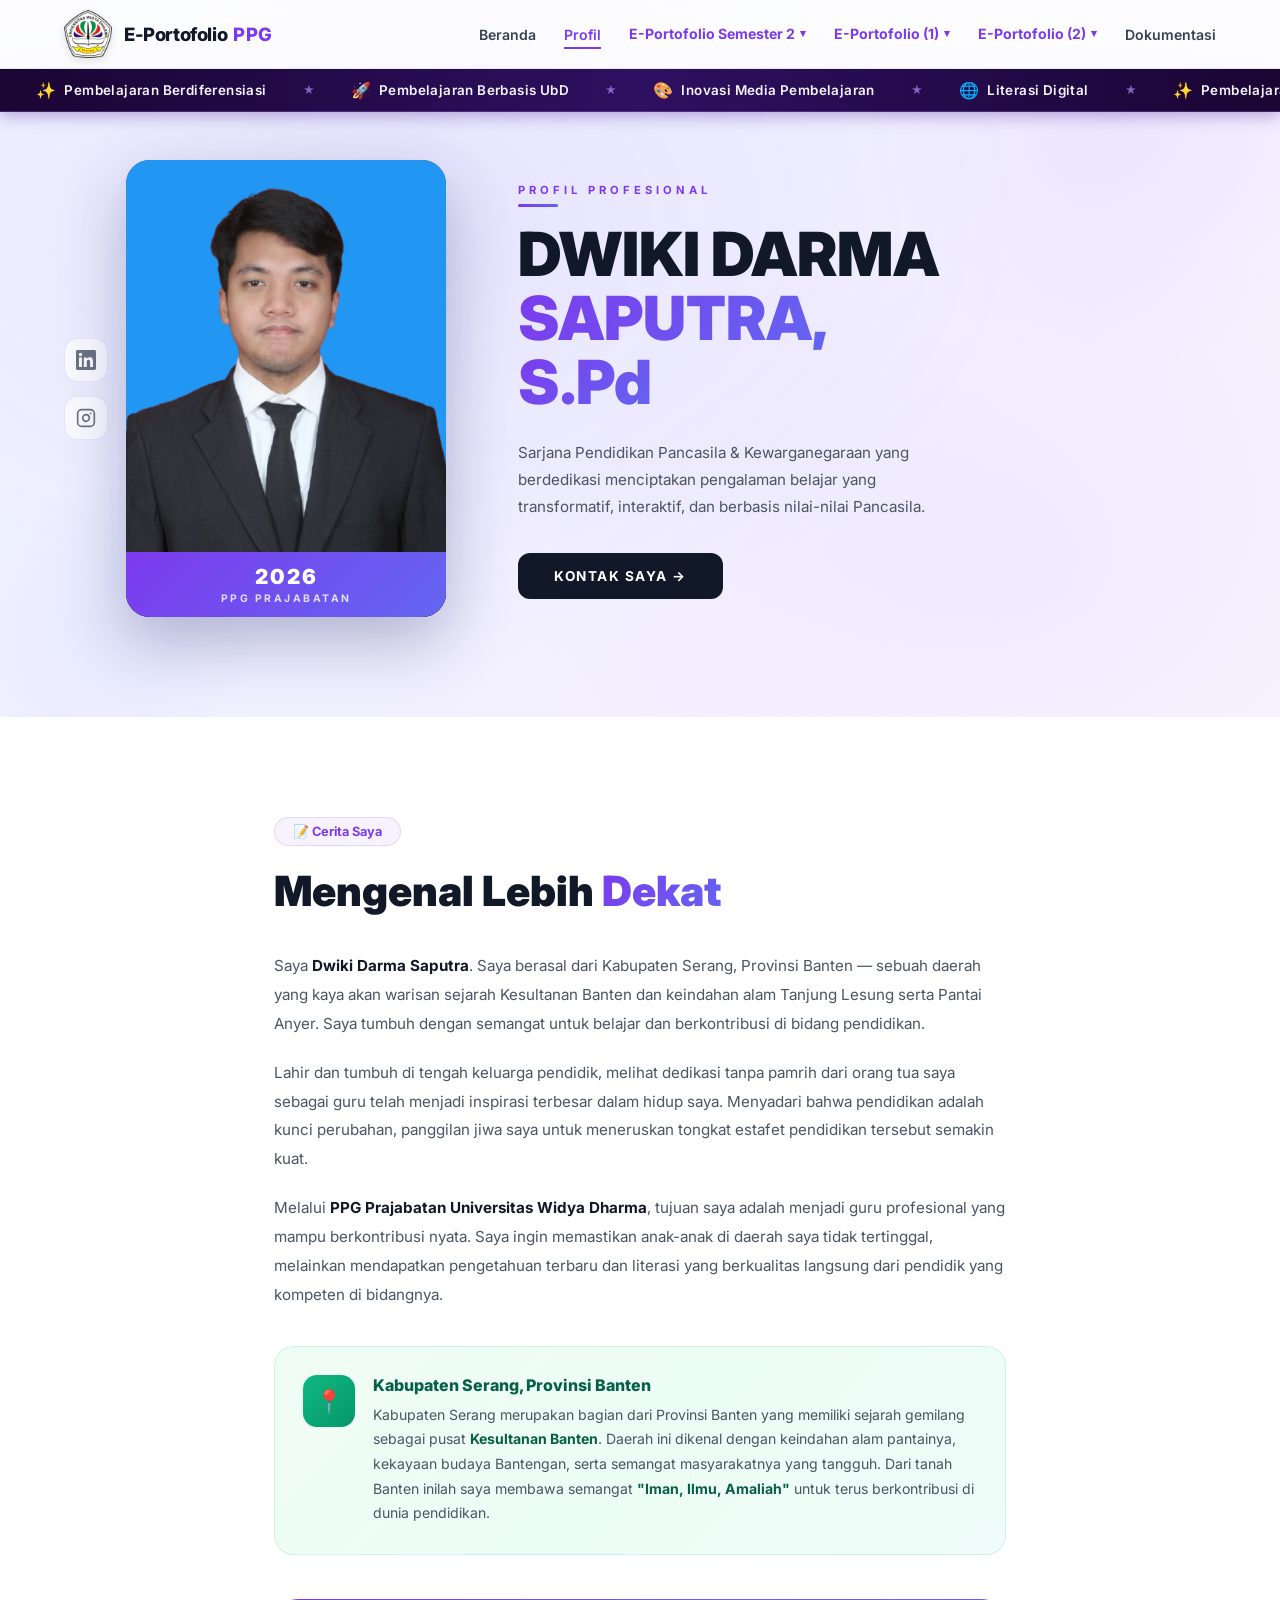
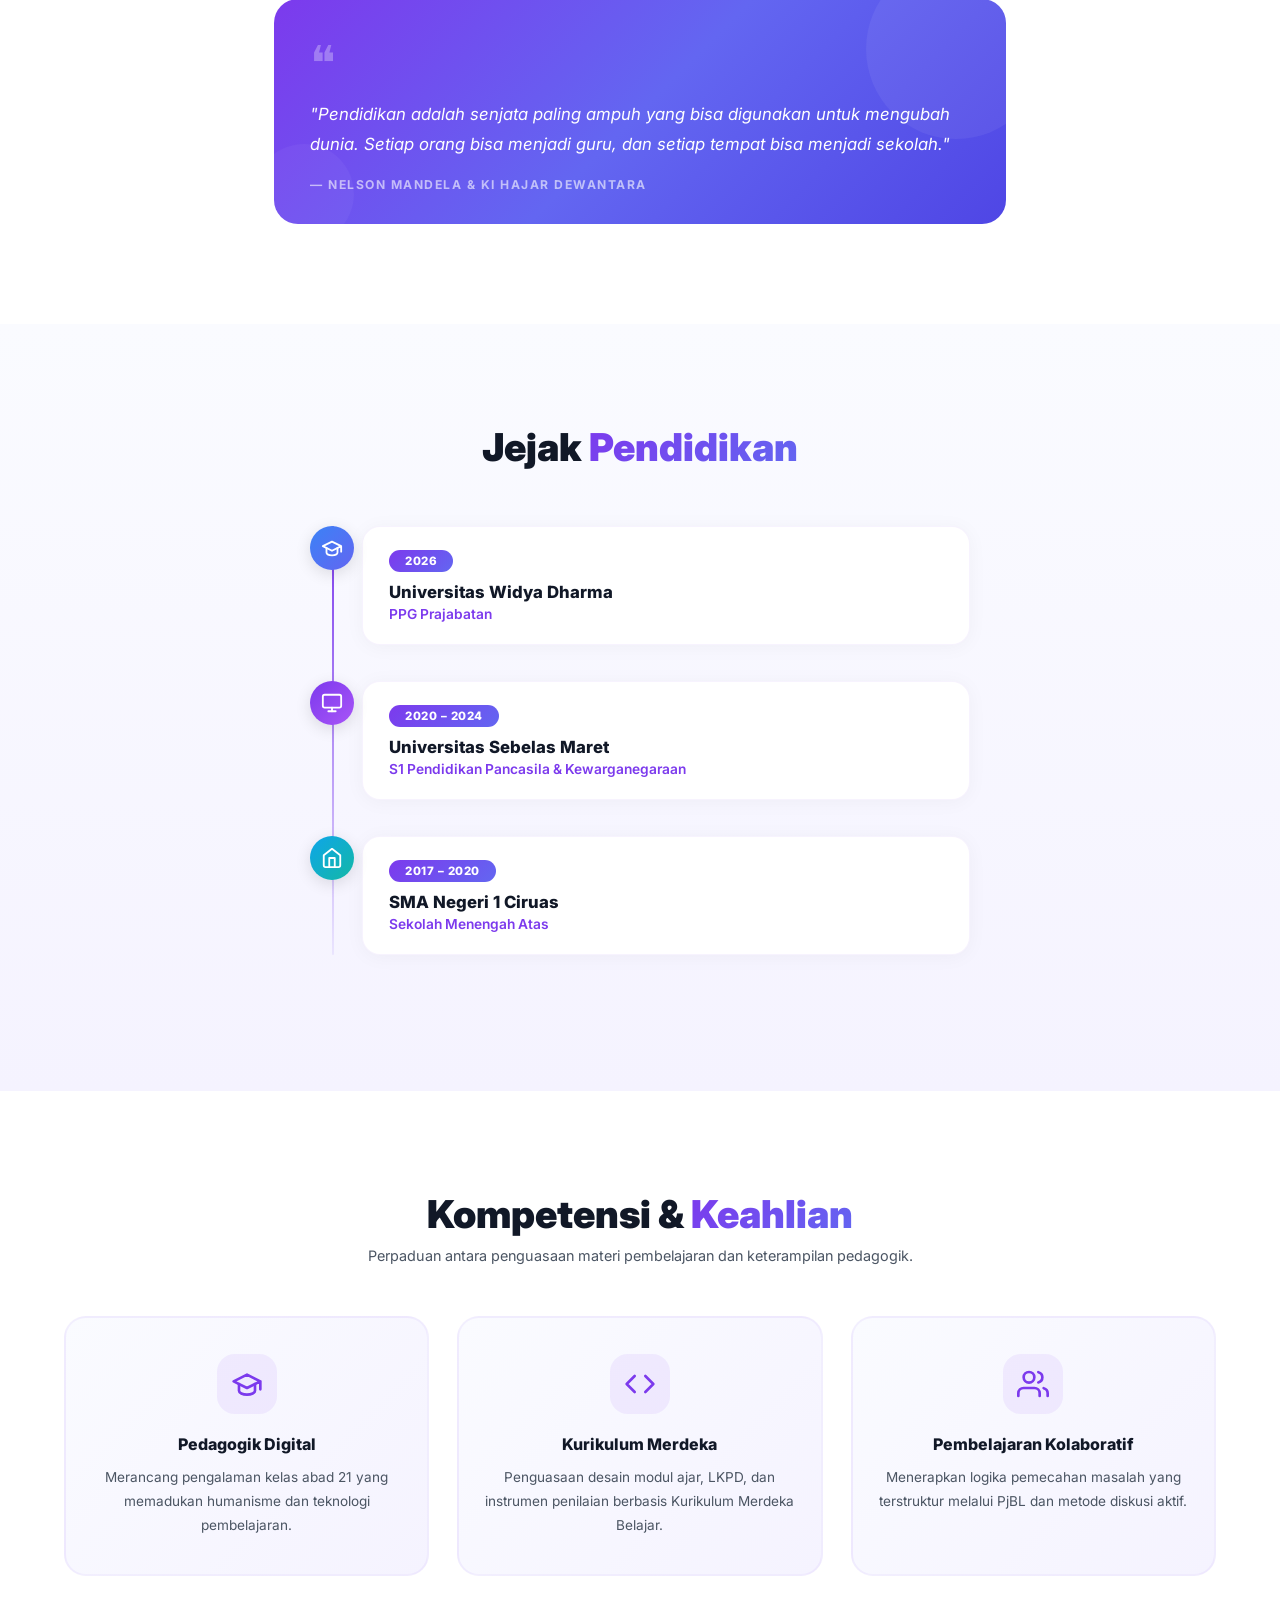
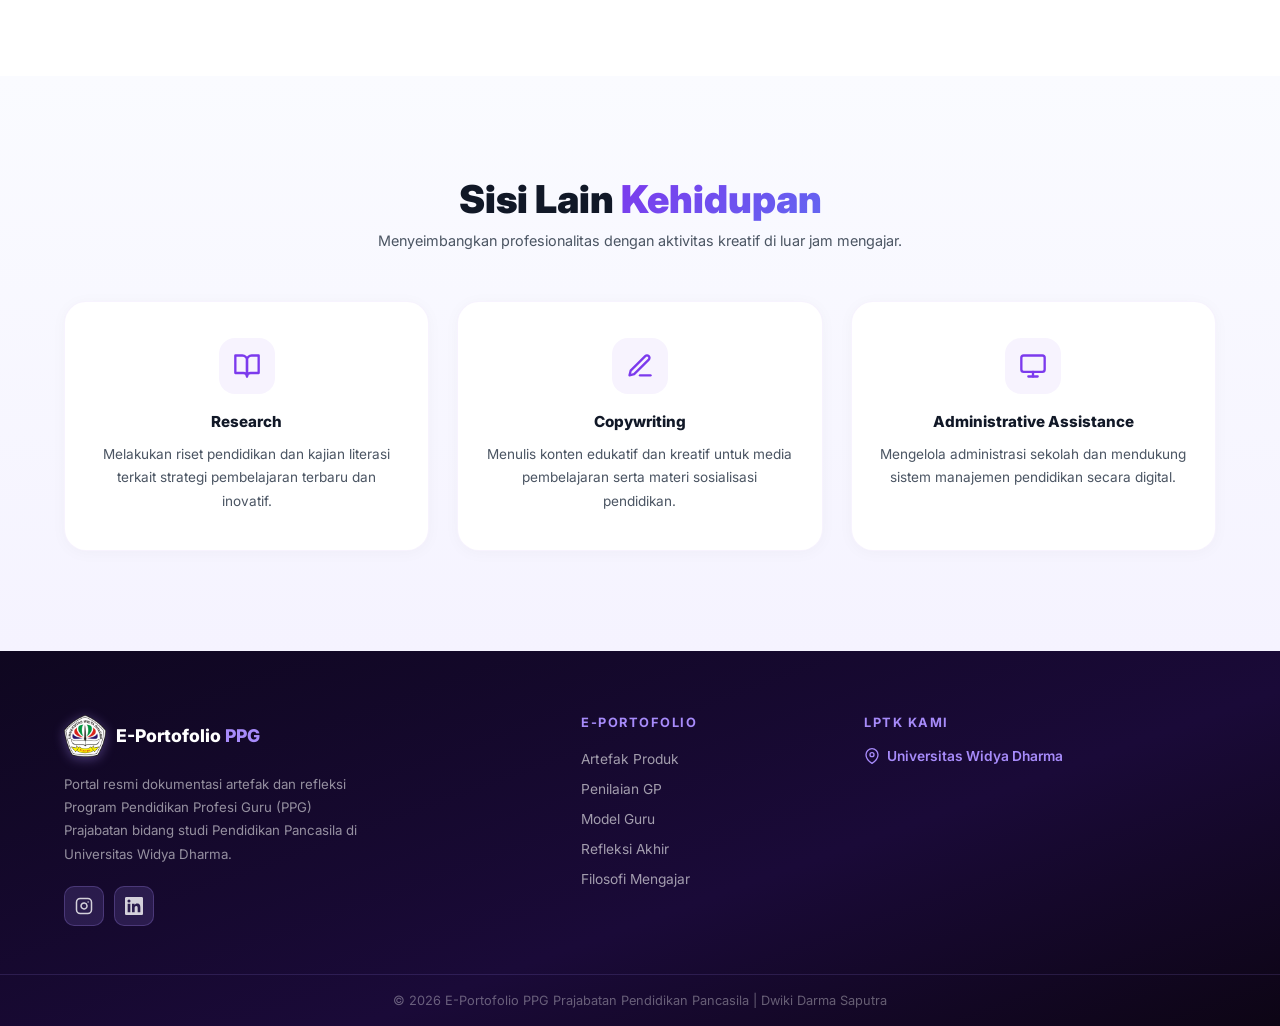
<file: profil.html>
﻿<!DOCTYPE html>
<html lang="id">

<head>
  <meta charset="UTF-8" />
  <meta name="viewport" content="width=device-width, initial-scale=1.0" />
  <title>Profil – Dwiki Darma Saputra | E-Portofolio PPG</title>
  <meta name="description" content="Profil Dwiki Darma Saputra – Sarjana Pendidikan Pancasila & Kewarganegaraan, PPG Prajabatan Universitas Widya Dharma." />
  <link rel="icon" href="unwidha_logo.png" type="image/png" />
  <link rel="preconnect" href="https://fonts.googleapis.com" />
  <link rel="preconnect" href="https://fonts.gstatic.com" crossorigin />
  <link href="https://fonts.googleapis.com/css2?family=Inter:wght@300;400;500;600;700;800;900&family=Playfair+Display:wght@700;800&display=swap" rel="stylesheet" />
  <link rel="stylesheet" href="style.css" />
  <link rel="stylesheet" href="profil.css" />
</head>

<body>

  <!-- NAV -->
  <nav class="navbar" id="navbar">
    <div class="nav-inner">
      <a href="index.html" class="nav-brand" aria-label="E-Portofolio PPG">
        <img src="unwidha_logo.png" alt="Logo Universitas Widya Dharma" class="unwidha-logo-img" />
        <span class="nav-brand-text">
          <span class="brand-eporto">E-Portofolio</span><span class="brand-ppg"> PPG</span>
        </span>
      </a>
      <ul class="nav-links" id="nav-links">
        <li><a href="index.html">Beranda</a></li>
        <li><a href="profil.html" class="nav-active">Profil</a></li>
        <li class="nav-dropdown">
          <a href="#" class="nav-dropdown-toggle" id="eporto-sem2-toggle">E-Portofolio Semester 2 <span class="nav-arrow">&#9662;</span></a>
          <ul class="nav-dropdown-menu" id="eporto-sem2-menu">
            <li><a href="seminar-ppg.html"><span>🎓</span> Refleksi PPG Semester 1</a></li>
            <li><a href="seminar-ppg-2.html"><span>🎓</span> Refleksi PPG Semester 2</a></li>
            <li><a href="ppl.html"><span>🏫</span> Praktik Pengalaman Lapangan (PPL)</a></li>
            <li><a href="seminar-ppg-3.html"><span>🎤</span> Seminar PPG</a></li>
          </ul>
        </li>
        <li class="nav-dropdown">
          <a href="#" class="nav-dropdown-toggle" id="eporto1-toggle">E-Portofolio (1) <span class="nav-arrow">&#9662;</span></a>
          <ul class="nav-dropdown-menu" id="eporto1-menu">
            <li><a href="artefak-produk.html"><span>📦</span> Artefak Produk</a></li>
            <li><a href="penilaian-gp.html"><span>⭐</span> Penilaian GP</a></li>
            <li><a href="model-guru.html"><span>👨‍🏫</span> Model Guru</a></li>
          </ul>
        </li>
        <li class="nav-dropdown">
          <a href="#" class="nav-dropdown-toggle" id="eporto2-toggle">E-Portofolio (2) <span class="nav-arrow">&#9662;</span></a>
          <ul class="nav-dropdown-menu" id="eporto2-menu">
            <li><a href="refleksi.html"><span>📖</span> Refleksi Akhir</a></li>
            <li><a href="filosofi-mengajar.html"><span>💡</span> Filosofi Mengajar</a></li>
          </ul>
        </li>
        <li><a href="dokumentasi.html">Dokumentasi</a></li>
      </ul>
      <button class="hamburger" id="hamburger" aria-label="Menu">&#9776;</button>
    </div>
  </nav>

  <!-- TICKER -->
  <div class="ticker-wrap" id="ticker-bar" aria-label="Highlight Pembelajaran">
    <div class="ticker-track">
      <span class="ticker-item"><span class="ticker-emoji">✨</span>Pembelajaran Berdiferensiasi</span>
      <span class="ticker-dot">★</span>
      <span class="ticker-item"><span class="ticker-emoji">🚀</span>Pembelajaran Berbasis UbD</span>
      <span class="ticker-dot">★</span>
      <span class="ticker-item"><span class="ticker-emoji">🎨</span>Inovasi Media Pembelajaran</span>
      <span class="ticker-dot">★</span>
      <span class="ticker-item"><span class="ticker-emoji">🌐</span>Literasi Digital</span>
      <span class="ticker-dot">★</span>
      <span class="ticker-item"><span class="ticker-emoji">✨</span>Pembelajaran Berdiferensiasi</span>
      <span class="ticker-dot">★</span>
      <span class="ticker-item"><span class="ticker-emoji">🚀</span>Pembelajaran Berbasis UbD</span>
      <span class="ticker-dot">★</span>
      <span class="ticker-item"><span class="ticker-emoji">🎨</span>Inovasi Media Pembelajaran</span>
      <span class="ticker-dot">★</span>
      <span class="ticker-item"><span class="ticker-emoji">🌐</span>Literasi Digital</span>
      <span class="ticker-dot">★</span>
    </div>
  </div>

  <!-- ======= PROFIL HERO ======= -->
  <section class="profil-hero">
    <div class="profil-hero-bg"></div>
    <div class="container profil-hero-inner">
      <!-- Photo column -->
      <div class="profil-photo-col">
        <!-- Social sidebar -->
        <div class="profil-social-sidebar">
          <a href="https://www.linkedin.com/in/dwikidarmasaputra080502/" target="_blank" rel="noopener" aria-label="LinkedIn" class="sidebar-social-btn" id="profil-li">
            <svg xmlns="http://www.w3.org/2000/svg" width="20" height="20" viewBox="0 0 24 24" fill="currentColor"><path d="M20.447 20.452h-3.554v-5.569c0-1.328-.027-3.037-1.852-3.037-1.853 0-2.136 1.445-2.136 2.939v5.667H9.351V9h3.414v1.561h.046c.477-.9 1.637-1.85 3.37-1.85 3.601 0 4.267 2.37 4.267 5.455v6.286zM5.337 7.433a2.062 2.062 0 0 1-2.063-2.065 2.064 2.064 0 1 1 2.063 2.065zm1.782 13.019H3.555V9h3.564v11.452zM22.225 0H1.771C.792 0 0 .774 0 1.729v20.542C0 23.227.792 24 1.771 24h20.451C23.2 24 24 23.227 24 22.271V1.729C24 .774 23.2 0 22.222 0h.003z"/></svg>
          </a>
          <a href="https://www.instagram.com/ikdrsptra_/" target="_blank" rel="noopener" aria-label="Instagram" class="sidebar-social-btn" id="profil-ig">
            <svg xmlns="http://www.w3.org/2000/svg" width="20" height="20" viewBox="0 0 24 24" fill="none" stroke="currentColor" stroke-width="2" stroke-linecap="round" stroke-linejoin="round"><rect x="2" y="2" width="20" height="20" rx="5" ry="5"/><path d="M16 11.37A4 4 0 1 1 12.63 8 4 4 0 0 1 16 11.37z"/><line x1="17.5" y1="6.5" x2="17.51" y2="6.5"/></svg>
          </a>
        </div>
        <!-- Photo frame -->
        <div class="profil-photo-frame">
          <img src="dwiki_profil.png" alt="Dwiki Darma Saputra" />
          <div class="profil-year-badge">
            <span class="badge-year">2026</span>
            <span class="badge-label">PPG PRAJABATAN</span>
          </div>
        </div>
      </div>

      <!-- Info column -->
      <div class="profil-info-col">
        <span class="profil-label">PROFIL PROFESIONAL</span>
        <h1 class="profil-name">
          <span class="pn-black">DWIKI DARMA</span><br />
          <span class="pn-purple">SAPUTRA,</span><br />
          <span class="pn-purple">S.Pd</span>
        </h1>
        <p class="profil-desc">Sarjana Pendidikan Pancasila &amp; Kewarganegaraan yang berdedikasi menciptakan pengalaman belajar yang transformatif, interaktif, dan berbasis nilai-nilai Pancasila.</p>
        <a href="https://www.linkedin.com/in/dwikidarmasaputra080502/" target="_blank" rel="noopener" class="profil-contact-btn" id="profil-kontak">
          KONTAK SAYA →
        </a>
      </div>
    </div>
  </section>

  <!-- ======= CERITA SAYA ======= -->
  <section class="cerita-section">
    <div class="container cerita-inner">
      <span class="cerita-badge">📝 Cerita Saya</span>
      <h2 class="cerita-title">Mengenal Lebih <span class="cerita-accent">Dekat</span></h2>

      <div class="cerita-text">
        <p>Saya <strong>Dwiki Darma Saputra</strong>. Saya berasal dari Kabupaten Serang, Provinsi Banten — sebuah daerah yang kaya akan warisan sejarah Kesultanan Banten dan keindahan alam Tanjung Lesung serta Pantai Anyer. Saya tumbuh dengan semangat untuk belajar dan berkontribusi di bidang pendidikan.</p>
        <p>Lahir dan tumbuh di tengah keluarga pendidik, melihat dedikasi tanpa pamrih dari orang tua saya sebagai guru telah menjadi inspirasi terbesar dalam hidup saya. Menyadari bahwa pendidikan adalah kunci perubahan, panggilan jiwa saya untuk meneruskan tongkat estafet pendidikan tersebut semakin kuat.</p>
        <p>Melalui <strong>PPG Prajabatan Universitas Widya Dharma</strong>, tujuan saya adalah menjadi guru profesional yang mampu berkontribusi nyata. Saya ingin memastikan anak-anak di daerah saya tidak tertinggal, melainkan mendapatkan pengetahuan terbaru dan literasi yang berkualitas langsung dari pendidik yang kompeten di bidangnya.</p>
      </div>

      <!-- Asal Daerah Card -->
      <div class="asal-daerah-card">
        <div class="asal-daerah-icon">📍</div>
        <div class="asal-daerah-content">
          <h4>Kabupaten Serang, Provinsi Banten</h4>
          <p>Kabupaten Serang merupakan bagian dari Provinsi Banten yang memiliki sejarah gemilang sebagai pusat <strong>Kesultanan Banten</strong>. Daerah ini dikenal dengan keindahan alam pantainya, kekayaan budaya Bantengan, serta semangat masyarakatnya yang tangguh. Dari tanah Banten inilah saya membawa semangat <strong>"Iman, Ilmu, Amaliah"</strong> untuk terus berkontribusi di dunia pendidikan.</p>
        </div>
      </div>

      <div class="cerita-quote-card">
        <div class="quote-mark">❝</div>
        <blockquote>
          "Pendidikan adalah senjata paling ampuh yang bisa digunakan untuk mengubah dunia. Setiap orang bisa menjadi guru, dan setiap tempat bisa menjadi sekolah."
        </blockquote>
        <p class="quote-author">— NELSON MANDELA &amp; KI HAJAR DEWANTARA</p>
      </div>
    </div>
  </section>

  <!-- ======= JEJAK PENDIDIKAN ======= -->
  <section class="edu-section">
    <div class="container">
      <h2 class="edu-heading">Jejak <span class="edu-accent">Pendidikan</span></h2>

      <div class="edu-timeline">
        <!-- Item 1 -->
        <div class="edu-item" data-aos="fade-up">
          <div class="edu-icon-wrap blue">
            <svg xmlns="http://www.w3.org/2000/svg" width="22" height="22" fill="none" stroke="currentColor" stroke-width="2" stroke-linecap="round" stroke-linejoin="round" viewBox="0 0 24 24"><path d="M22 10v6M2 10l10-5 10 5-10 5z"/><path d="M6 12v5c0 1.66 2.69 3 6 3s6-1.34 6-3v-5"/></svg>
          </div>
          <div class="edu-content">
            <span class="edu-year-badge">2026</span>
            <h3 class="edu-inst">Universitas Widya Dharma</h3>
            <p class="edu-program">PPG Prajabatan</p>
          </div>
        </div>
        <!-- Item 2 -->
        <div class="edu-item" data-aos="fade-up">
          <div class="edu-icon-wrap purple">
            <svg xmlns="http://www.w3.org/2000/svg" width="22" height="22" fill="none" stroke="currentColor" stroke-width="2" stroke-linecap="round" stroke-linejoin="round" viewBox="0 0 24 24"><rect x="2" y="3" width="20" height="14" rx="2" ry="2"/><line x1="8" y1="21" x2="16" y2="21"/><line x1="12" y1="17" x2="12" y2="21"/></svg>
          </div>
          <div class="edu-content">
            <span class="edu-year-badge">2020 – 2024</span>
            <h3 class="edu-inst">Universitas Sebelas Maret</h3>
            <p class="edu-program">S1 Pendidikan Pancasila &amp; Kewarganegaraan</p>
          </div>
        </div>
        <!-- Item 3 -->
        <div class="edu-item" data-aos="fade-up">
          <div class="edu-icon-wrap teal">
            <svg xmlns="http://www.w3.org/2000/svg" width="22" height="22" fill="none" stroke="currentColor" stroke-width="2" stroke-linecap="round" stroke-linejoin="round" viewBox="0 0 24 24"><path d="M3 9l9-7 9 7v11a2 2 0 0 1-2 2H5a2 2 0 0 1-2-2z"/><polyline points="9 22 9 12 15 12 15 22"/></svg>
          </div>
          <div class="edu-content">
            <span class="edu-year-badge">2017 – 2020</span>
            <h3 class="edu-inst">SMA Negeri 1 Ciruas</h3>
            <p class="edu-program">Sekolah Menengah Atas</p>
          </div>
        </div>
      </div>
    </div>
  </section>

  <!-- ======= KOMPETENSI & KEAHLIAN ======= -->
  <section class="skill-section">
    <div class="container">
      <h2 class="skill-heading">Kompetensi &amp; <span class="skill-accent">Keahlian</span></h2>
      <p class="skill-sub">Perpaduan antara penguasaan materi pembelajaran dan keterampilan pedagogik.</p>

      <div class="skill-grid">
        <div class="skill-card" data-aos="fade-up">
          <div class="skill-icon-wrap">
            <svg xmlns="http://www.w3.org/2000/svg" width="32" height="32" fill="none" stroke="var(--purple-main)" stroke-width="2" stroke-linecap="round" stroke-linejoin="round" viewBox="0 0 24 24"><path d="M22 10v6M2 10l10-5 10 5-10 5z"/><path d="M6 12v5c0 1.66 2.69 3 6 3s6-1.34 6-3v-5"/></svg>
          </div>
          <h3>Pedagogik Digital</h3>
          <p>Merancang pengalaman kelas abad 21 yang memadukan humanisme dan teknologi pembelajaran.</p>
        </div>
        <div class="skill-card" data-aos="fade-up">
          <div class="skill-icon-wrap">
            <svg xmlns="http://www.w3.org/2000/svg" width="32" height="32" fill="none" stroke="var(--purple-main)" stroke-width="2" stroke-linecap="round" stroke-linejoin="round" viewBox="0 0 24 24"><polyline points="16 18 22 12 16 6"/><polyline points="8 6 2 12 8 18"/></svg>
          </div>
          <h3>Kurikulum Merdeka</h3>
          <p>Penguasaan desain modul ajar, LKPD, dan instrumen penilaian berbasis Kurikulum Merdeka Belajar.</p>
        </div>
        <div class="skill-card" data-aos="fade-up">
          <div class="skill-icon-wrap">
            <svg xmlns="http://www.w3.org/2000/svg" width="32" height="32" fill="none" stroke="var(--purple-main)" stroke-width="2" stroke-linecap="round" stroke-linejoin="round" viewBox="0 0 24 24"><path d="M17 21v-2a4 4 0 0 0-4-4H5a4 4 0 0 0-4 4v2"/><circle cx="9" cy="7" r="4"/><path d="M23 21v-2a4 4 0 0 0-3-3.87"/><path d="M16 3.13a4 4 0 0 1 0 7.75"/></svg>
          </div>
          <h3>Pembelajaran Kolaboratif</h3>
          <p>Menerapkan logika pemecahan masalah yang terstruktur melalui PjBL dan metode diskusi aktif.</p>
        </div>
      </div>
    </div>
  </section>

  <!-- ======= SISI LAIN KEHIDUPAN ======= -->
  <section class="life-section">
    <div class="container">
      <h2 class="life-heading">Sisi Lain <span class="life-accent">Kehidupan</span></h2>
      <p class="life-sub">Menyeimbangkan profesionalitas dengan aktivitas kreatif di luar jam mengajar.</p>

      <div class="life-grid">
        <div class="life-card" data-aos="fade-up">
          <div class="life-icon">
            <svg xmlns="http://www.w3.org/2000/svg" width="28" height="28" fill="none" stroke="var(--purple-main)" stroke-width="2" stroke-linecap="round" stroke-linejoin="round" viewBox="0 0 24 24"><path d="M2 3h6a4 4 0 0 1 4 4v14a3 3 0 0 0-3-3H2z"/><path d="M22 3h-6a4 4 0 0 0-4 4v14a3 3 0 0 1 3-3h7z"/></svg>
          </div>
          <h3>Research</h3>
          <p>Melakukan riset pendidikan dan kajian literasi terkait strategi pembelajaran terbaru dan inovatif.</p>
        </div>
        <div class="life-card" data-aos="fade-up">
          <div class="life-icon">
            <svg xmlns="http://www.w3.org/2000/svg" width="28" height="28" fill="none" stroke="var(--purple-main)" stroke-width="2" stroke-linecap="round" stroke-linejoin="round" viewBox="0 0 24 24"><path d="M12 20h9"/><path d="M16.5 3.5a2.121 2.121 0 0 1 3 3L7 19l-4 1 1-4L16.5 3.5z"/></svg>
          </div>
          <h3>Copywriting</h3>
          <p>Menulis konten edukatif dan kreatif untuk media pembelajaran serta materi sosialisasi pendidikan.</p>
        </div>
        <div class="life-card" data-aos="fade-up">
          <div class="life-icon">
            <svg xmlns="http://www.w3.org/2000/svg" width="28" height="28" fill="none" stroke="var(--purple-main)" stroke-width="2" stroke-linecap="round" stroke-linejoin="round" viewBox="0 0 24 24"><rect x="2" y="3" width="20" height="14" rx="2" ry="2"/><line x1="8" y1="21" x2="16" y2="21"/><line x1="12" y1="17" x2="12" y2="21"/></svg>
          </div>
          <h3>Administrative Assistance</h3>
          <p>Mengelola administrasi sekolah dan mendukung sistem manajemen pendidikan secara digital.</p>
        </div>
      </div>
    </div>
  </section>

  <!-- FOOTER -->
  <footer class="footer-new">
    <div class="footer-top">
      <div class="container footer-grid">
        <div class="footer-col">
          <div class="footer-brand">
            <img src="unwidha_logo.png" alt="Logo Unwidha" class="footer-logo-img" />
            <span class="footer-brand-name"><span class="fb-eporto">E-Portofolio</span><span class="fb-ppg"> PPG</span></span>
          </div>
          <p class="footer-desc">Portal resmi dokumentasi artefak dan refleksi Program Pendidikan Profesi Guru (PPG) Prajabatan bidang studi Pendidikan Pancasila di Universitas Widya Dharma.</p>
          <div class="footer-socials">
            <a href="https://www.instagram.com/ikdrsptra_/" target="_blank" rel="noopener" class="footer-social-btn" aria-label="Instagram" id="footer-ig-p">
              <svg xmlns="http://www.w3.org/2000/svg" width="18" height="18" viewBox="0 0 24 24" fill="none" stroke="currentColor" stroke-width="2" stroke-linecap="round" stroke-linejoin="round"><rect x="2" y="2" width="20" height="20" rx="5" ry="5"/><path d="M16 11.37A4 4 0 1 1 12.63 8 4 4 0 0 1 16 11.37z"/><line x1="17.5" y1="6.5" x2="17.51" y2="6.5"/></svg>
            </a>
            <a href="https://www.linkedin.com/in/dwikidarmasaputra080502" target="_blank" rel="noopener" class="footer-social-btn" aria-label="LinkedIn" id="footer-li-p">
              <svg xmlns="http://www.w3.org/2000/svg" width="18" height="18" viewBox="0 0 24 24" fill="currentColor"><path d="M20.447 20.452h-3.554v-5.569c0-1.328-.027-3.037-1.852-3.037-1.853 0-2.136 1.445-2.136 2.939v5.667H9.351V9h3.414v1.561h.046c.477-.9 1.637-1.85 3.37-1.85 3.601 0 4.267 2.37 4.267 5.455v6.286zM5.337 7.433a2.062 2.062 0 0 1-2.063-2.065 2.064 2.064 0 1 1 2.063 2.065zm1.782 13.019H3.555V9h3.564v11.452zM22.225 0H1.771C.792 0 0 .774 0 1.729v20.542C0 23.227.792 24 1.771 24h20.451C23.2 24 24 23.227 24 22.271V1.729C24 .774 23.2 0 22.222 0h.003z"/></svg>
            </a>
          </div>
        </div>
        <div class="footer-col">
          <h4 class="footer-col-title">E-Portofolio</h4>
          <ul class="footer-links">
            <li><a href="artefak-produk.html">Artefak Produk</a></li>
            <li><a href="penilaian-gp.html">Penilaian GP</a></li>
            <li><a href="model-guru.html">Model Guru</a></li>
            <li><a href="refleksi.html">Refleksi Akhir</a></li>
            <li><a href="filosofi-mengajar.html">Filosofi Mengajar</a></li>
          </ul>
        </div>
        <div class="footer-col">
          <h4 class="footer-col-title">LPTK Kami</h4>
          <a href="https://maps.app.goo.gl/tfwrJ8PoLEfRgoeG6" target="_blank" rel="noopener" class="footer-lptk-link" id="lptk-map-link-p">
            <svg xmlns="http://www.w3.org/2000/svg" width="16" height="16" viewBox="0 0 24 24" fill="none" stroke="currentColor" stroke-width="2" stroke-linecap="round" stroke-linejoin="round"><path d="M21 10c0 7-9 13-9 13s-9-6-9-13a9 9 0 0 1 18 0z"/><circle cx="12" cy="10" r="3"/></svg>
            Universitas Widya Dharma
          </a>
          <div class="footer-map-embed">
            <iframe
              src="https://www.google.com/maps/embed?pb=!1m18!1m12!1m3!1d3952.697!2d110.6047!3d-7.7128!2m3!1f0!2f0!3f0!3m2!1i1024!2i768!4f13.1!3m3!1m2!1s0x2e7a3c1b3e000001%3A0x1!2sUniversitas+Widya+Dharma+Klaten!5e0!3m2!1sid!2sid!4v1"
              width="100%" height="140" style="border:0; border-radius:10px; opacity:.85;"
              allowfullscreen="" loading="lazy"
              referrerpolicy="no-referrer-when-downgrade">
            </iframe>
          </div>
        </div>
      </div>
    </div>
    <div class="footer-bottom">
      <div class="container">
        <p>© 2026 E-Portofolio PPG Prajabatan Pendidikan Pancasila | Dwiki Darma Saputra</p>
      </div>
    </div>
  </footer>

  <script src="script.js"></script>
</body>

</html>
</file>
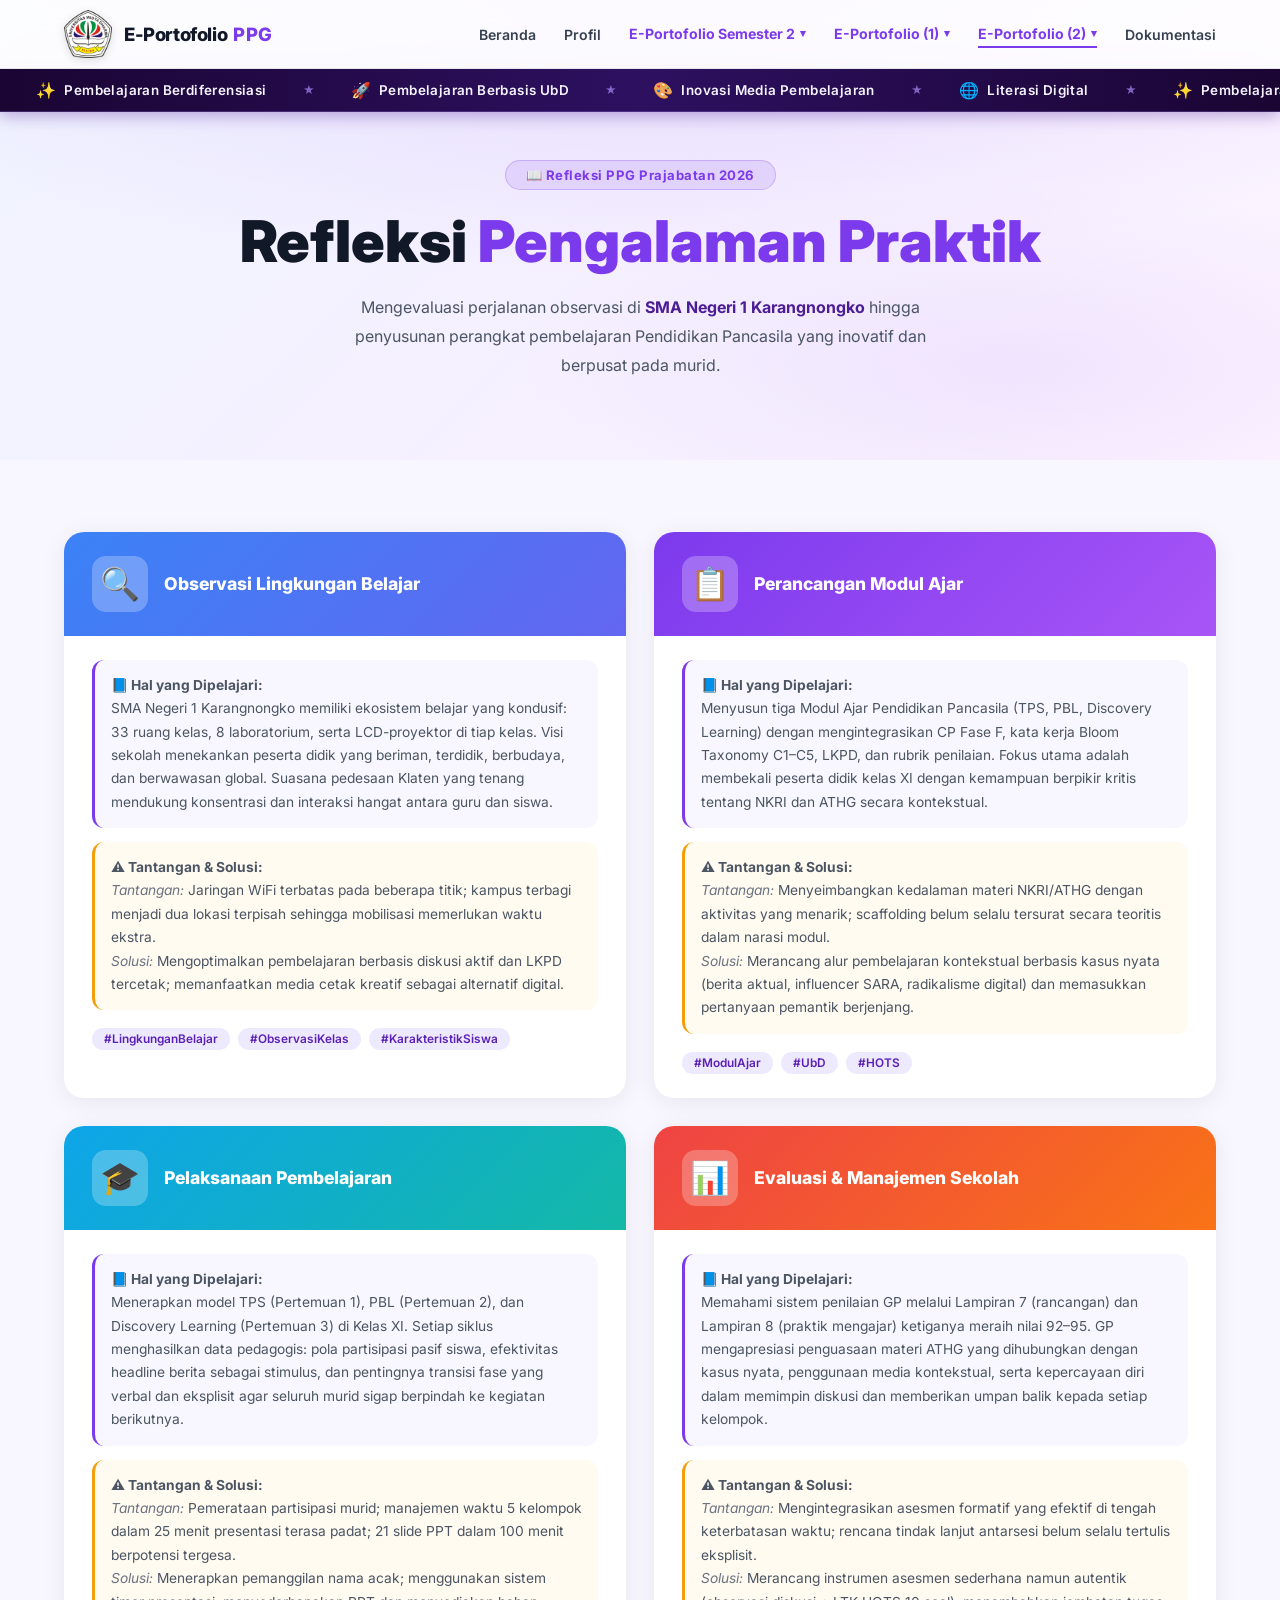
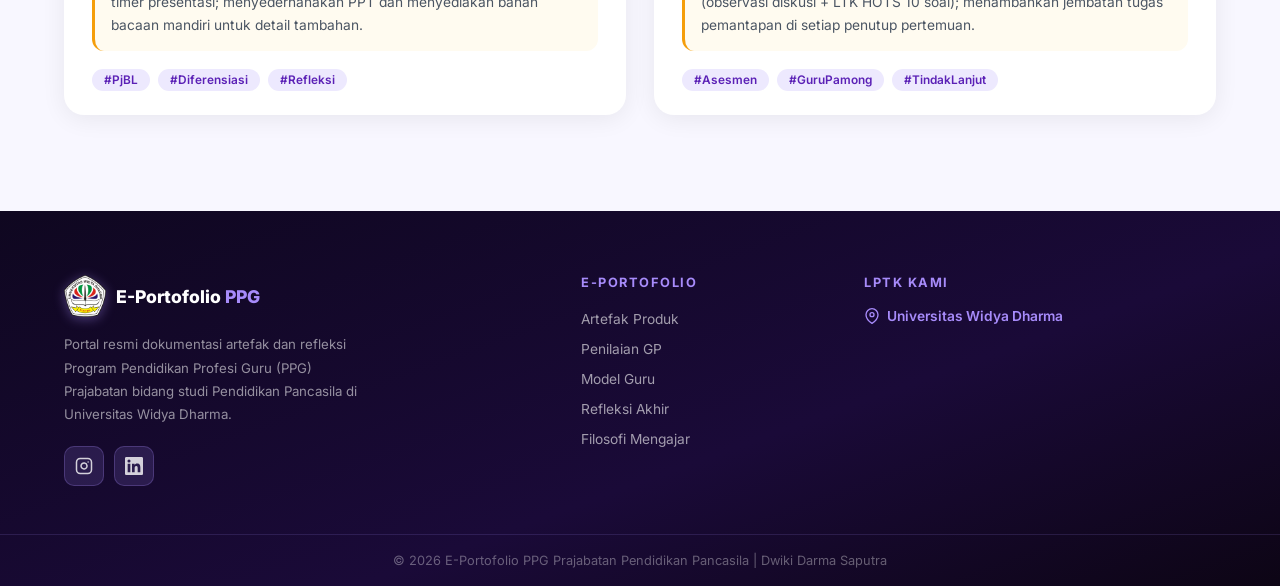
<file: refleksi.html>
﻿<!DOCTYPE html>
<html lang="id">

<head>
  <meta charset="UTF-8" />
  <meta name="viewport" content="width=device-width, initial-scale=1.0" />
  <title>Refleksi Akhir – E-Portofolio PPG</title>
  <meta name="description" content="Refleksi Pengalaman Praktik PPG Dwiki Darma Saputra di SMA Negeri 1 Karangnongko – Observasi, Modul Ajar, Pembelajaran, dan Evaluasi." />
  <link rel="icon" href="unwidha_logo.png" type="image/png" />
  <link rel="preconnect" href="https://fonts.googleapis.com" />
  <link rel="preconnect" href="https://fonts.gstatic.com" crossorigin />
  <link href="https://fonts.googleapis.com/css2?family=Inter:wght@300;400;500;600;700;800;900&family=Playfair+Display:wght@700;800&display=swap" rel="stylesheet" />
  <link rel="stylesheet" href="style.css" />
  <link rel="stylesheet" href="refleksi.css" />
</head>

<body>

  <!-- NAV -->
  <nav class="navbar" id="navbar">
    <div class="nav-inner">
      <a href="index.html" class="nav-brand" aria-label="E-Portofolio PPG">
        <img src="unwidha_logo.png" alt="Logo Universitas Widya Dharma" class="unwidha-logo-img" />
        <span class="nav-brand-text">
          <span class="brand-eporto">E-Portofolio</span><span class="brand-ppg"> PPG</span>
        </span>
      </a>
      <ul class="nav-links" id="nav-links">
        <li><a href="index.html">Beranda</a></li>
        <li><a href="profil.html">Profil</a></li>
        <li class="nav-dropdown">
          <a href="#" class="nav-dropdown-toggle" id="eporto-sem2-toggle">E-Portofolio Semester 2 <span class="nav-arrow">&#9662;</span></a>
          <ul class="nav-dropdown-menu" id="eporto-sem2-menu">
            <li><a href="seminar-ppg.html"><span>🎓</span> Refleksi PPG Semester 1</a></li>
            <li><a href="seminar-ppg-2.html"><span>🎓</span> Refleksi PPG Semester 2</a></li>
            <li><a href="ppl.html"><span>🏫</span> Praktik Pengalaman Lapangan (PPL)</a></li>
            <li><a href="seminar-ppg-3.html"><span>🎤</span> Seminar PPG</a></li>
          </ul>
        </li>
        <li class="nav-dropdown">
          <a href="#" class="nav-dropdown-toggle" id="eporto1-toggle">E-Portofolio (1) <span class="nav-arrow">&#9662;</span></a>
          <ul class="nav-dropdown-menu" id="eporto1-menu">
            <li><a href="artefak-produk.html"><span>📦</span> Artefak Produk</a></li>
            <li><a href="penilaian-gp.html"><span>⭐</span> Penilaian GP</a></li>
            <li><a href="model-guru.html"><span>👨‍🏫</span> Model Guru</a></li>
          </ul>
        </li>
        <li class="nav-dropdown">
          <a href="#" class="nav-dropdown-toggle nav-active" id="eporto2-toggle">E-Portofolio (2) <span class="nav-arrow">&#9662;</span></a>
          <ul class="nav-dropdown-menu" id="eporto2-menu">
            <li><a href="refleksi.html" class="nav-active"><span>📖</span> Refleksi Akhir</a></li>
            <li><a href="filosofi-mengajar.html"><span>💡</span> Filosofi Mengajar</a></li>
          </ul>
        </li>
        <li><a href="dokumentasi.html">Dokumentasi</a></li>
      </ul>
      <button class="hamburger" id="hamburger" aria-label="Menu">&#9776;</button>
    </div>
  </nav>

  <!-- TICKER -->
  <div class="ticker-wrap" id="ticker-bar" aria-label="Highlight Pembelajaran">
    <div class="ticker-track">
      <span class="ticker-item"><span class="ticker-emoji">✨</span>Pembelajaran Berdiferensiasi</span>
      <span class="ticker-dot">★</span>
      <span class="ticker-item"><span class="ticker-emoji">🚀</span>Pembelajaran Berbasis UbD</span>
      <span class="ticker-dot">★</span>
      <span class="ticker-item"><span class="ticker-emoji">🎨</span>Inovasi Media Pembelajaran</span>
      <span class="ticker-dot">★</span>
      <span class="ticker-item"><span class="ticker-emoji">🌐</span>Literasi Digital</span>
      <span class="ticker-dot">★</span>
      <span class="ticker-item"><span class="ticker-emoji">✨</span>Pembelajaran Berdiferensiasi</span>
      <span class="ticker-dot">★</span>
      <span class="ticker-item"><span class="ticker-emoji">🚀</span>Pembelajaran Berbasis UbD</span>
      <span class="ticker-dot">★</span>
      <span class="ticker-item"><span class="ticker-emoji">🎨</span>Inovasi Media Pembelajaran</span>
      <span class="ticker-dot">★</span>
      <span class="ticker-item"><span class="ticker-emoji">🌐</span>Literasi Digital</span>
      <span class="ticker-dot">★</span>
    </div>
  </div>

  <!-- REFLEKSI HERO -->
  <section class="ref-hero">
    <div class="ref-hero-bg"></div>
    <div class="container ref-hero-inner">
      <span class="ref-badge">📖 Refleksi PPG Prajabatan 2026</span>
      <h1 class="ref-title">Refleksi <span class="ref-title-accent">Pengalaman Praktik</span></h1>
      <p class="ref-subtitle">Mengevaluasi perjalanan observasi di <strong>SMA Negeri 1 Karangnongko</strong> hingga<br />penyusunan perangkat pembelajaran Pendidikan Pancasila yang inovatif dan berpusat pada murid.</p>
    </div>
  </section>

  <!-- REFLEKSI CARDS -->
  <section class="ref-section">
    <div class="container">
      <div class="ref-grid">

        <!-- Card 1: Observasi -->
        <div class="ref-card" data-aos="fade-up">
          <div class="ref-card-header ref-blue">
            <div class="ref-card-icon">🔍</div>
            <div>
              <h2 class="ref-card-title">Observasi Lingkungan Belajar</h2>
            </div>
          </div>
          <div class="ref-card-body">
            <div class="ref-box">
              <p class="ref-box-label">📘 Hal yang Dipelajari:</p>
              <p>SMA Negeri 1 Karangnongko memiliki ekosistem belajar yang kondusif: 33 ruang kelas, 8 laboratorium, serta LCD-proyektor di tiap kelas. Visi sekolah menekankan peserta didik yang beriman, terdidik, berbudaya, dan berwawasan global. Suasana pedesaan Klaten yang tenang mendukung konsentrasi dan interaksi hangat antara guru dan siswa.</p>
            </div>
            <div class="ref-box ref-box-warn">
              <p class="ref-box-label">⚠️ Tantangan &amp; Solusi:</p>
              <p><em>Tantangan:</em> Jaringan WiFi terbatas pada beberapa titik; kampus terbagi menjadi dua lokasi terpisah sehingga mobilisasi memerlukan waktu ekstra.<br />
              <em>Solusi:</em> Mengoptimalkan pembelajaran berbasis diskusi aktif dan LKPD tercetak; memanfaatkan media cetak kreatif sebagai alternatif digital.</p>
            </div>
            <div class="ref-tags">
              <span>#LingkunganBelajar</span>
              <span>#ObservasiKelas</span>
              <span>#KarakteristikSiswa</span>
            </div>
          </div>
        </div>

        <!-- Card 2: Modul Ajar -->
        <div class="ref-card" data-aos="fade-up">
          <div class="ref-card-header ref-purple">
            <div class="ref-card-icon">📋</div>
            <div>
              <h2 class="ref-card-title">Perancangan Modul Ajar</h2>
            </div>
          </div>
          <div class="ref-card-body">
            <div class="ref-box">
              <p class="ref-box-label">📘 Hal yang Dipelajari:</p>
              <p>Menyusun tiga Modul Ajar Pendidikan Pancasila (TPS, PBL, Discovery Learning) dengan mengintegrasikan CP Fase F, kata kerja Bloom Taxonomy C1–C5, LKPD, dan rubrik penilaian. Fokus utama adalah membekali peserta didik kelas XI dengan kemampuan berpikir kritis tentang NKRI dan ATHG secara kontekstual.</p>
            </div>
            <div class="ref-box ref-box-warn">
              <p class="ref-box-label">⚠️ Tantangan &amp; Solusi:</p>
              <p><em>Tantangan:</em> Menyeimbangkan kedalaman materi NKRI/ATHG dengan aktivitas yang menarik; scaffolding belum selalu tersurat secara teoritis dalam narasi modul.<br />
              <em>Solusi:</em> Merancang alur pembelajaran kontekstual berbasis kasus nyata (berita aktual, influencer SARA, radikalisme digital) dan memasukkan pertanyaan pemantik berjenjang.</p>
            </div>
            <div class="ref-tags">
              <span>#ModulAjar</span>
              <span>#UbD</span>
              <span>#HOTS</span>
            </div>
          </div>
        </div>

        <!-- Card 3: Pelaksanaan -->
        <div class="ref-card" data-aos="fade-up">
          <div class="ref-card-header ref-teal">
            <div class="ref-card-icon">🎓</div>
            <div>
              <h2 class="ref-card-title">Pelaksanaan Pembelajaran</h2>
            </div>
          </div>
          <div class="ref-card-body">
            <div class="ref-box">
              <p class="ref-box-label">📘 Hal yang Dipelajari:</p>
              <p>Menerapkan model TPS (Pertemuan 1), PBL (Pertemuan 2), dan Discovery Learning (Pertemuan 3) di Kelas XI. Setiap siklus menghasilkan data pedagogis: pola partisipasi pasif siswa, efektivitas headline berita sebagai stimulus, dan pentingnya transisi fase yang verbal dan eksplisit agar seluruh murid sigap berpindah ke kegiatan berikutnya.</p>
            </div>
            <div class="ref-box ref-box-warn">
              <p class="ref-box-label">⚠️ Tantangan &amp; Solusi:</p>
              <p><em>Tantangan:</em> Pemerataan partisipasi murid; manajemen waktu 5 kelompok dalam 25 menit presentasi terasa padat; 21 slide PPT dalam 100 menit berpotensi tergesa.<br />
              <em>Solusi:</em> Menerapkan pemanggilan nama acak; menggunakan sistem timer presentasi; menyederhanakan PPT dan menyediakan bahan bacaan mandiri untuk detail tambahan.</p>
            </div>
            <div class="ref-tags">
              <span>#PjBL</span>
              <span>#Diferensiasi</span>
              <span>#Refleksi</span>
            </div>
          </div>
        </div>

        <!-- Card 4: Evaluasi -->
        <div class="ref-card" data-aos="fade-up">
          <div class="ref-card-header ref-red">
            <div class="ref-card-icon">📊</div>
            <div>
              <h2 class="ref-card-title">Evaluasi &amp; Manajemen Sekolah</h2>
            </div>
          </div>
          <div class="ref-card-body">
            <div class="ref-box">
              <p class="ref-box-label">📘 Hal yang Dipelajari:</p>
              <p>Memahami sistem penilaian GP melalui Lampiran 7 (rancangan) dan Lampiran 8 (praktik mengajar) ketiganya meraih nilai 92–95. GP mengapresiasi penguasaan materi ATHG yang dihubungkan dengan kasus nyata, penggunaan media kontekstual, serta kepercayaan diri dalam memimpin diskusi dan memberikan umpan balik kepada setiap kelompok.</p>
            </div>
            <div class="ref-box ref-box-warn">
              <p class="ref-box-label">⚠️ Tantangan &amp; Solusi:</p>
              <p><em>Tantangan:</em> Mengintegrasikan asesmen formatif yang efektif di tengah keterbatasan waktu; rencana tindak lanjut antarsesi belum selalu tertulis eksplisit.<br />
              <em>Solusi:</em> Merancang instrumen asesmen sederhana namun autentik (observasi diskusi + LTK HOTS 10 soal); menambahkan jembatan tugas pemantapan di setiap penutup pertemuan.</p>
            </div>
            <div class="ref-tags">
              <span>#Asesmen</span>
              <span>#GuruPamong</span>
              <span>#TindakLanjut</span>
            </div>
          </div>
        </div>

      </div>
    </div>
  </section>

  <!-- FOOTER -->
  <footer class="footer-new">
    <div class="footer-top">
      <div class="container footer-grid">
        <div class="footer-col">
          <div class="footer-brand">
            <img src="unwidha_logo.png" alt="Logo Unwidha" class="footer-logo-img" />
            <span class="footer-brand-name"><span class="fb-eporto">E-Portofolio</span><span class="fb-ppg"> PPG</span></span>
          </div>
          <p class="footer-desc">Portal resmi dokumentasi artefak dan refleksi Program Pendidikan Profesi Guru (PPG) Prajabatan bidang studi Pendidikan Pancasila di Universitas Widya Dharma.</p>
          <div class="footer-socials">
            <a href="https://www.instagram.com/ikdrsptra_/" target="_blank" rel="noopener" class="footer-social-btn" aria-label="Instagram" id="footer-ig-r">
              <svg xmlns="http://www.w3.org/2000/svg" width="18" height="18" viewBox="0 0 24 24" fill="none" stroke="currentColor" stroke-width="2" stroke-linecap="round" stroke-linejoin="round"><rect x="2" y="2" width="20" height="20" rx="5" ry="5"/><path d="M16 11.37A4 4 0 1 1 12.63 8 4 4 0 0 1 16 11.37z"/><line x1="17.5" y1="6.5" x2="17.51" y2="6.5"/></svg>
            </a>
            <a href="https://www.linkedin.com/in/dwikidarmasaputra080502" target="_blank" rel="noopener" class="footer-social-btn" aria-label="LinkedIn" id="footer-li-r">
              <svg xmlns="http://www.w3.org/2000/svg" width="18" height="18" viewBox="0 0 24 24" fill="currentColor"><path d="M20.447 20.452h-3.554v-5.569c0-1.328-.027-3.037-1.852-3.037-1.853 0-2.136 1.445-2.136 2.939v5.667H9.351V9h3.414v1.561h.046c.477-.9 1.637-1.85 3.37-1.85 3.601 0 4.267 2.37 4.267 5.455v6.286zM5.337 7.433a2.062 2.062 0 0 1-2.063-2.065 2.064 2.064 0 1 1 2.063 2.065zm1.782 13.019H3.555V9h3.564v11.452zM22.225 0H1.771C.792 0 0 .774 0 1.729v20.542C0 23.227.792 24 1.771 24h20.451C23.2 24 24 23.227 24 22.271V1.729C24 .774 23.2 0 22.222 0h.003z"/></svg>
            </a>
          </div>
        </div>
        <div class="footer-col">
          <h4 class="footer-col-title">E-Portofolio</h4>
          <ul class="footer-links">
            <li><a href="artefak-produk.html">Artefak Produk</a></li>
            <li><a href="penilaian-gp.html">Penilaian GP</a></li>
            <li><a href="model-guru.html">Model Guru</a></li>
            <li><a href="refleksi.html">Refleksi Akhir</a></li>
            <li><a href="filosofi-mengajar.html">Filosofi Mengajar</a></li>
          </ul>
        </div>
        <div class="footer-col">
          <h4 class="footer-col-title">LPTK Kami</h4>
          <a href="https://maps.app.goo.gl/tfwrJ8PoLEfRgoeG6" target="_blank" rel="noopener" class="footer-lptk-link" id="lptk-map-link-r">
            <svg xmlns="http://www.w3.org/2000/svg" width="16" height="16" viewBox="0 0 24 24" fill="none" stroke="currentColor" stroke-width="2" stroke-linecap="round" stroke-linejoin="round"><path d="M21 10c0 7-9 13-9 13s-9-6-9-13a9 9 0 0 1 18 0z"/><circle cx="12" cy="10" r="3"/></svg>
            Universitas Widya Dharma
          </a>
          <div class="footer-map-embed">
            <iframe
              src="https://www.google.com/maps/embed?pb=!1m18!1m12!1m3!1d3952.697!2d110.6047!3d-7.7128!2m3!1f0!2f0!3f0!3m2!1i1024!2i768!4f13.1!3m3!1m2!1s0x2e7a3c1b3e000001%3A0x1!2sUniversitas+Widya+Dharma+Klaten!5e0!3m2!1sid!2sid!4v1"
              width="100%" height="140" style="border:0; border-radius:10px; opacity:.85;"
              allowfullscreen="" loading="lazy"
              referrerpolicy="no-referrer-when-downgrade">
            </iframe>
          </div>
        </div>
      </div>
    </div>
    <div class="footer-bottom">
      <div class="container">
        <p>© 2026 E-Portofolio PPG Prajabatan Pendidikan Pancasila | Dwiki Darma Saputra</p>
      </div>
    </div>
  </footer>

  <script src="script.js"></script>
</body>

</html>
</file>
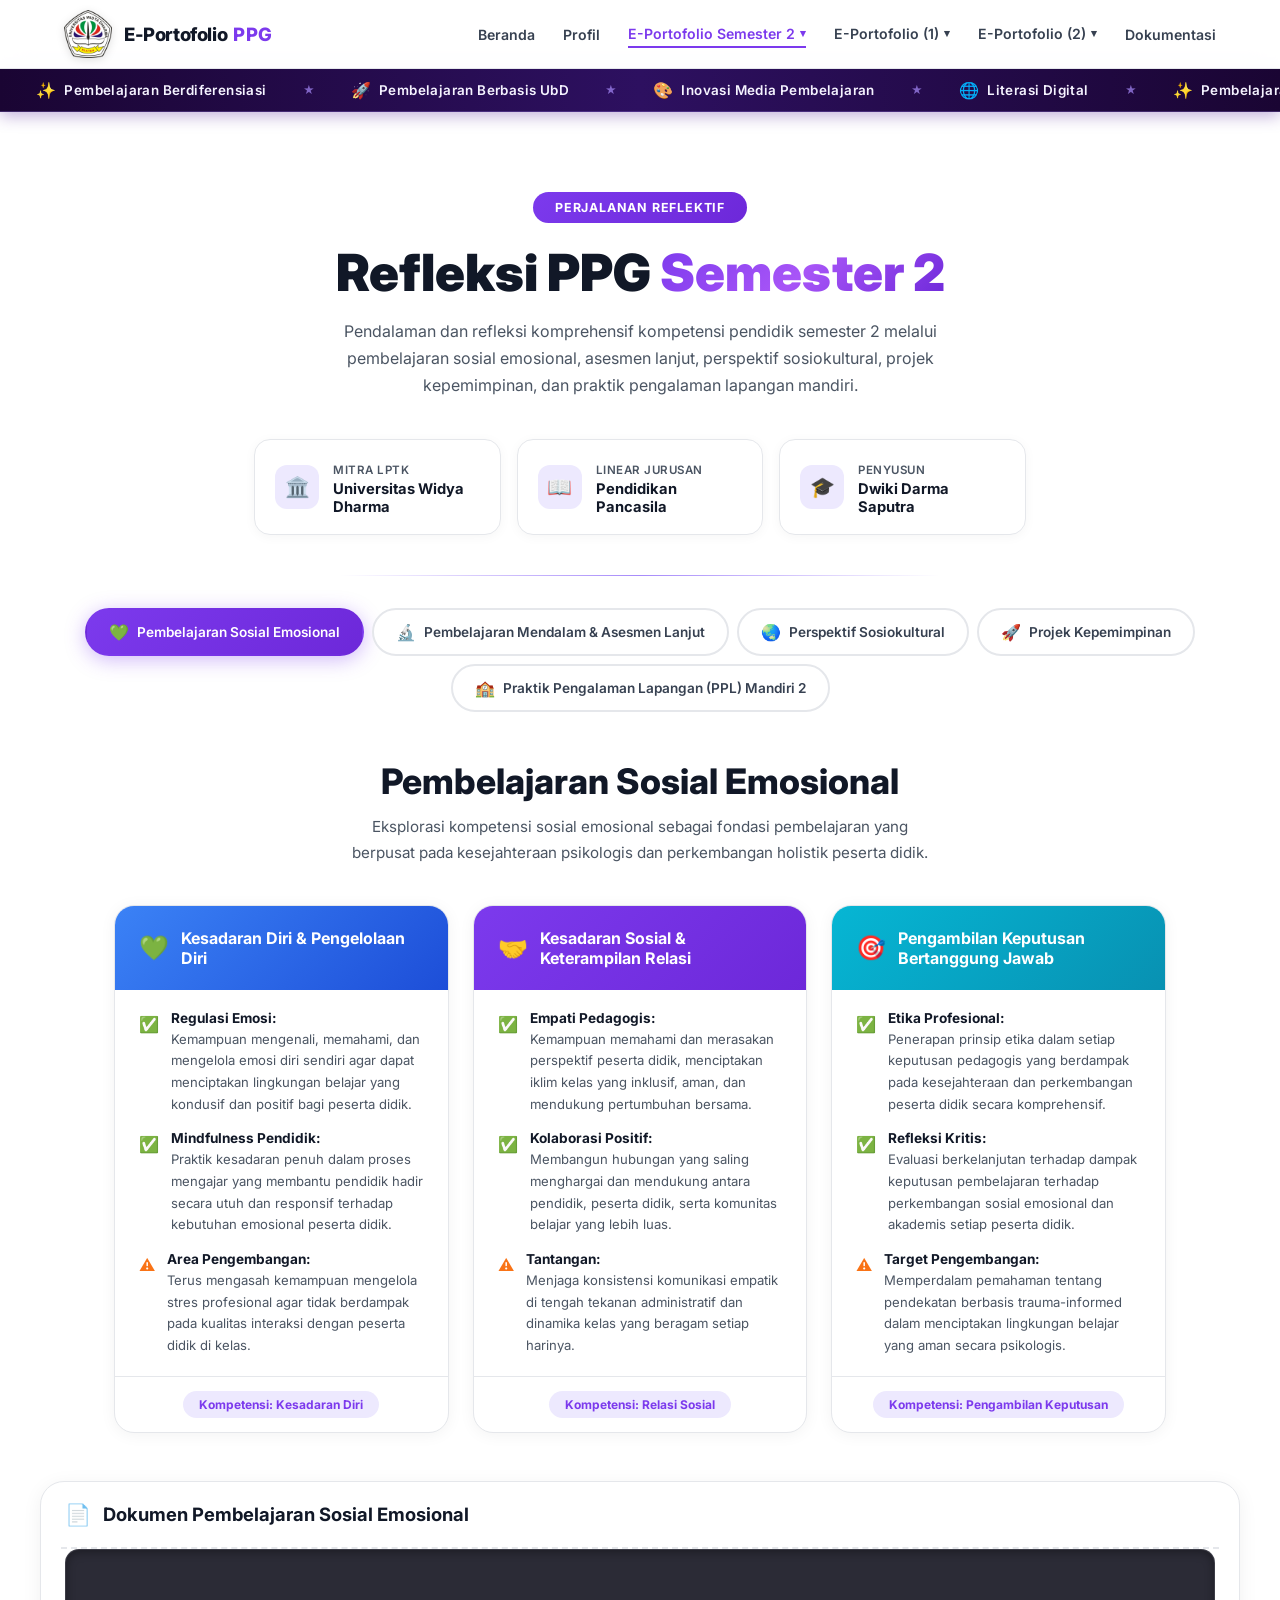
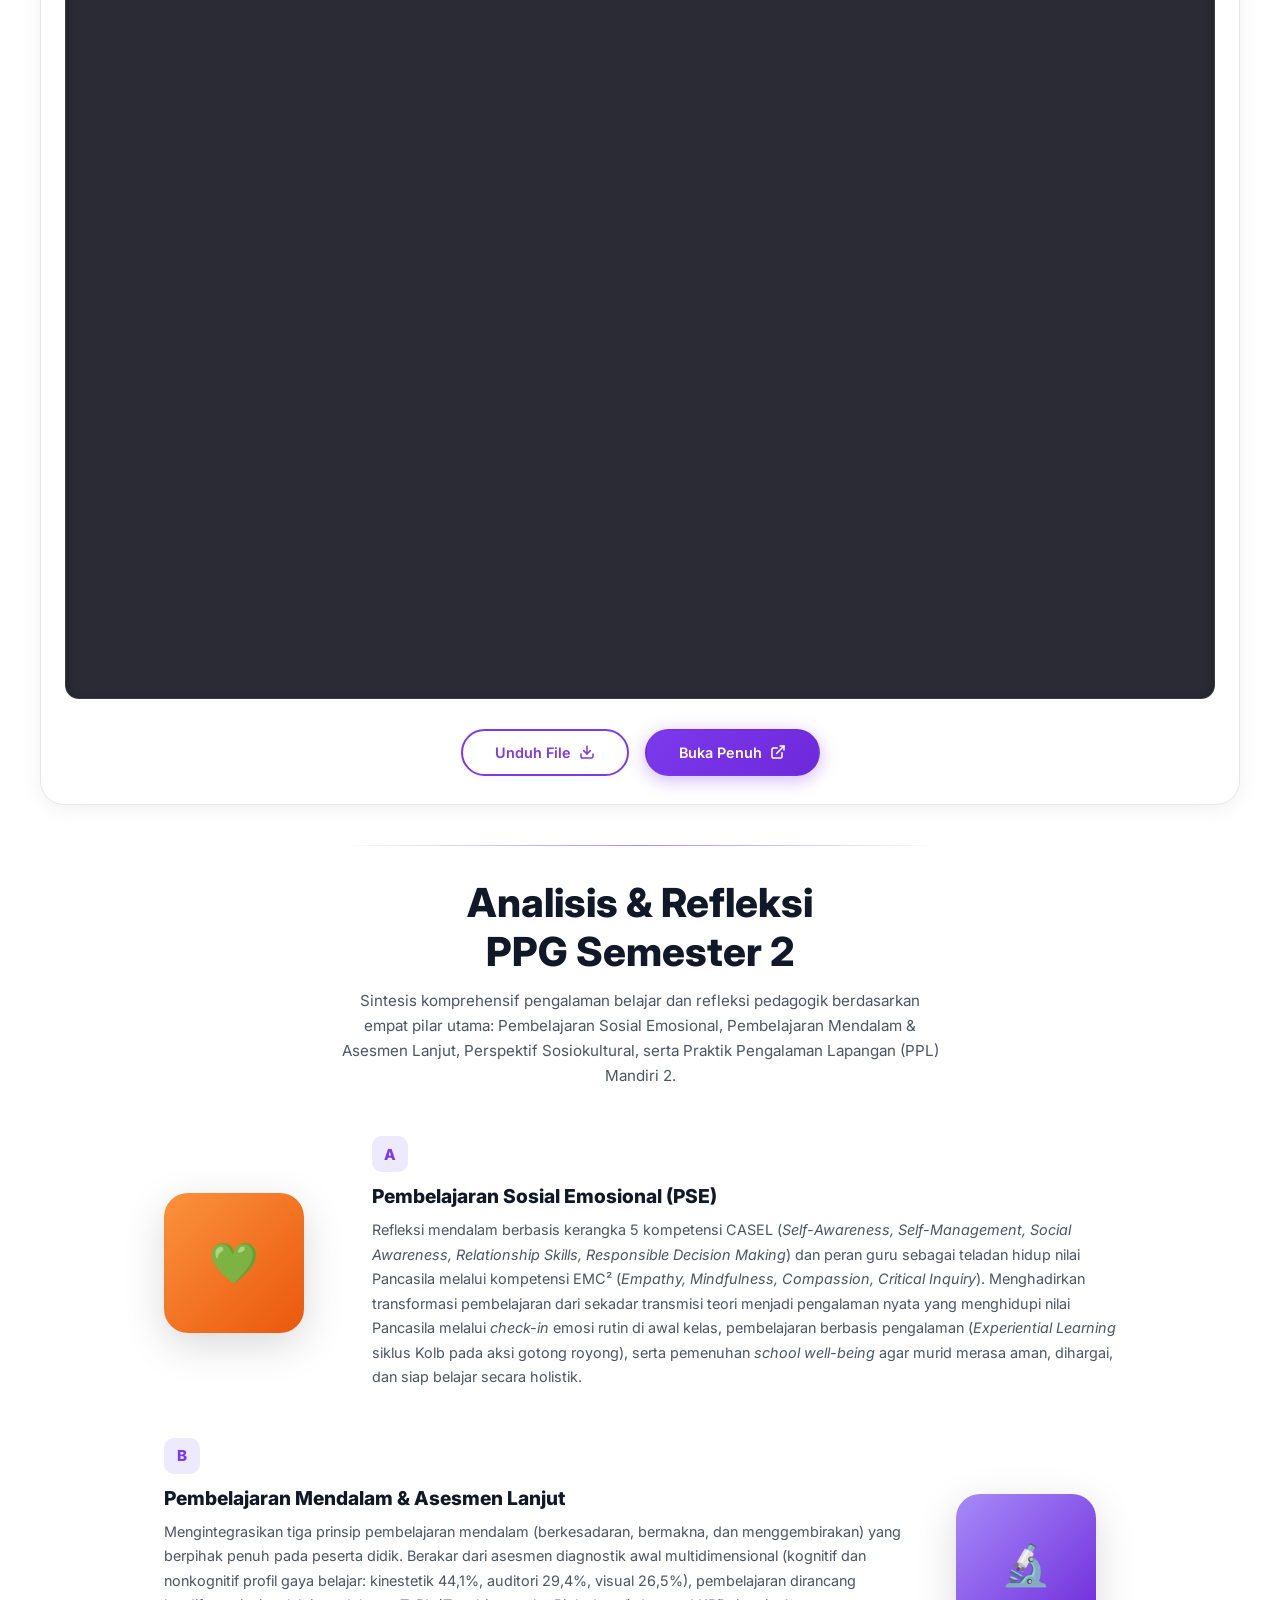
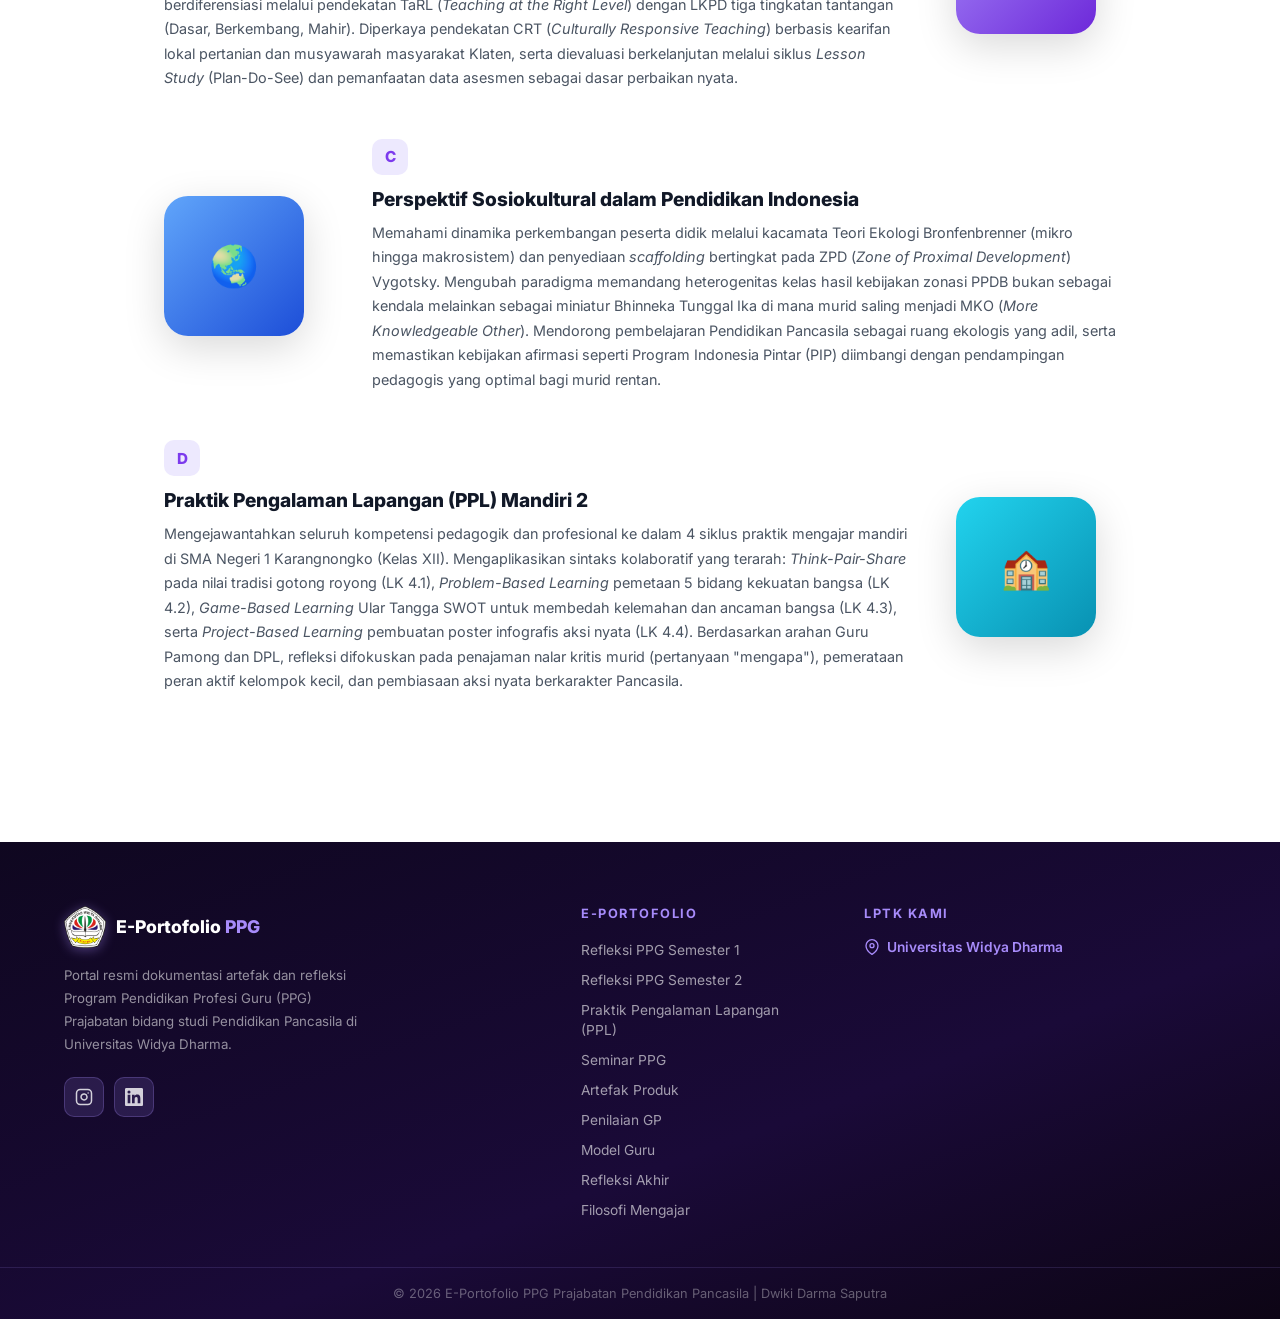
<file: seminar-ppg-2.html>
<!DOCTYPE html>
<html lang="id">

<head>
  <meta charset="UTF-8" />
  <meta name="viewport" content="width=device-width, initial-scale=1.0" />
  <title>Refleksi PPG Semester 2 – E-Portofolio PPG</title>
  <meta name="description" content="Refleksi PPG Semester 2 Dwiki Darma Saputra – Pembelajaran sosial emosional, pembelajaran mendalam, perspektif sosiokultural, projek kepemimpinan, dan PPL Mandiri 2." />
  <link rel="icon" href="unwidha_logo.png" type="image/png" />
  <link rel="preconnect" href="https://fonts.googleapis.com" />
  <link rel="preconnect" href="https://fonts.gstatic.com" crossorigin />
  <link href="https://fonts.googleapis.com/css2?family=Inter:wght@300;400;500;600;700;800;900&family=Playfair+Display:wght@700;800&display=swap" rel="stylesheet" />
  <link rel="stylesheet" href="style.css" />
  <style>
    /* ===== PAGE WRAPPER ===== */
    .page-wrapper {
      padding-top: 132px;
      padding-bottom: 60px;
      min-height: 100vh;
    }

    /* ===== PAGE HEADER ===== */
    .art-header {
      text-align: center;
      padding: 60px 24px 40px;
      animation: artFadeUp .7s ease both;
    }
    .art-badge {
      display: inline-block;
      background: linear-gradient(135deg, var(--purple-main), #6d28d9);
      color: #fff;
      font-size: .78rem;
      font-weight: 700;
      padding: 8px 22px;
      border-radius: 50px;
      letter-spacing: .8px;
      text-transform: uppercase;
      margin-bottom: 20px;
    }
    .art-title {
      font-family: 'Inter', sans-serif;
      font-weight: 900;
      font-size: clamp(2rem, 5vw, 3.2rem);
      color: var(--gray-900);
      margin-bottom: 16px;
      line-height: 1.15;
    }
    .art-title .text-gradient {
      background: linear-gradient(135deg, var(--purple-main), #a855f7, #6d28d9);
      -webkit-background-clip: text;
      -webkit-text-fill-color: transparent;
      background-clip: text;
    }
    .art-subtitle {
      font-size: 1rem;
      color: var(--gray-600);
      max-width: 640px;
      margin: 0 auto;
      line-height: 1.7;
    }

    @keyframes artFadeUp {
      from { opacity: 0; transform: translateY(24px); }
      to { opacity: 1; transform: translateY(0); }
    }

    /* ===== BENTO INFO GRID ===== */
    .bento-grid {
      display: grid;
      grid-template-columns: repeat(3, 1fr);
      gap: 16px;
      max-width: 820px;
      margin: 0 auto 40px;
      padding: 0 24px;
      animation: artFadeUp .7s ease .2s both;
    }
    .bento-item {
      display: flex;
      align-items: center;
      gap: 14px;
      background: #fff;
      border: 1px solid var(--gray-200);
      border-radius: 16px;
      padding: 18px 20px;
      transition: var(--transition);
      box-shadow: 0 2px 12px rgba(0,0,0,.04);
    }
    .bento-item:hover {
      transform: translateY(-3px);
      box-shadow: var(--shadow-md);
      border-color: var(--purple-light);
    }
    .bento-item .bento-icon {
      width: 44px; height: 44px;
      background: var(--purple-pale);
      border-radius: 12px;
      display: flex; align-items: center; justify-content: center;
      font-size: 1.25rem;
      flex-shrink: 0;
    }
    .bento-item label {
      font-size: .72rem;
      font-weight: 600;
      color: var(--gray-600);
      text-transform: uppercase;
      letter-spacing: .5px;
    }
    .bento-item h3 {
      font-size: .92rem;
      font-weight: 700;
      color: var(--gray-900);
      margin-bottom: 0px;
      margin-top: 2px;
    }

    /* ===== SECTION DIVIDER ===== */
    .section-divider {
      border: none;
      height: 1px;
      background: linear-gradient(90deg, transparent, var(--purple-light), transparent);
      max-width: 600px;
      margin: 32px auto;
    }

    /* ===== TAB NAVIGATION ===== */
    .tabs-container {
      display: flex;
      justify-content: center;
      gap: 8px;
      flex-wrap: wrap;
      padding: 0 24px;
      margin-bottom: 48px;
      animation: artFadeUp .7s ease .4s both;
    }
    .tab-btn {
      display: inline-flex;
      align-items: center;
      gap: 8px;
      padding: 12px 22px;
      border: 2px solid var(--gray-200);
      border-radius: 50px;
      background: #fff;
      color: var(--gray-700);
      font-family: 'Inter', sans-serif;
      font-size: .85rem;
      font-weight: 600;
      cursor: pointer;
      transition: all .25s ease;
    }
    .tab-btn:hover {
      border-color: var(--purple-light);
      color: var(--purple-main);
      background: var(--purple-pale);
    }
    .tab-btn.active {
      background: linear-gradient(135deg, var(--purple-main), #6d28d9);
      color: #fff;
      border-color: transparent;
      box-shadow: 0 4px 20px rgba(124,58,237,.35);
    }
    .tab-btn .tab-icon { font-size: 1rem; }

    /* ===== TAB CONTENT ===== */
    .tab-content {
      display: none;
      animation: tabFade .4s ease;
    }
    .tab-content.active { display: block; }
    @keyframes tabFade {
      from { opacity: 0; transform: translateY(12px); }
      to { opacity: 1; transform: translateY(0); }
    }

    /* ===== TAB SECTION TITLE ===== */
    .section-title {
      text-align: center;
      margin-bottom: 40px;
    }
    .section-title h2 {
      font-family: 'Inter', sans-serif;
      font-weight: 800;
      font-size: clamp(1.5rem, 4vw, 2.2rem);
      color: var(--gray-900);
      margin-bottom: 12px;
    }
    .section-title p {
      font-size: .95rem;
      color: var(--gray-600);
      max-width: 600px;
      margin: 0 auto;
      line-height: 1.65;
    }

    /* ===== SCOUT CARDS ===== */
    .scouting-grid {
      display: grid;
      grid-template-columns: repeat(3, 1fr);
      gap: 24px;
      max-width: 1100px;
      margin: 0 auto 48px;
      padding: 0 24px;
    }
    .scout-card {
      background: #fff;
      border-radius: 20px;
      border: 1px solid var(--gray-200);
      overflow: hidden;
      box-shadow: 0 2px 16px rgba(0,0,0,.05);
      transition: var(--transition);
      display: flex; flex-direction: column;
    }
    .scout-card:hover {
      transform: translateY(-5px);
      box-shadow: 0 12px 40px rgba(124,58,237,.15);
    }
    .scout-header {
      padding: 22px 24px;
      display: flex;
      align-items: center;
      gap: 12px;
      color: #fff;
    }
    .scout-header .scout-icon {
      font-size: 1.5rem;
    }
    .scout-header h3 {
      font-size: 1rem;
      font-weight: 700;
      margin-bottom: 0px;
    }
    .bg-gradient-blue { background: linear-gradient(135deg, #3b82f6, #1d4ed8); }
    .bg-gradient-purple { background: linear-gradient(135deg, var(--purple-main), #6d28d9); }
    .bg-gradient-cyan { background: linear-gradient(135deg, #06b6d4, #0891b2); }

    .scout-body {
      padding: 20px 24px;
      flex: 1;
    }
    .scout-list {
      list-style: none;
      display: flex; flex-direction: column;
      gap: 16px;
      padding: 0;
      margin: 0;
    }
    .scout-list li {
      display: flex;
      gap: 12px;
      align-items: flex-start;
    }
    .scout-list li .s-icon {
      font-size: 1rem;
      margin-top: 2px;
      flex-shrink: 0;
      color: #22c55e;
    }
    .scout-list li .s-icon.warn { color: #f97316; }
    .scout-list li strong {
      display: block;
      font-size: .85rem;
      font-weight: 700;
      color: var(--gray-900);
      margin-bottom: 2px;
    }
    .scout-list li span {
      font-size: .82rem;
      color: var(--gray-600);
      line-height: 1.5;
    }
    .scout-footer {
      padding: 14px 24px;
      border-top: 1px solid var(--gray-200);
      text-align: center;
    }
    .scout-tag {
      display: inline-block;
      font-size: .75rem;
      font-weight: 700;
      color: var(--purple-main);
      background: var(--purple-pale);
      padding: 6px 16px;
      border-radius: 50px;
    }

    /* ===== DOC CARDS (PDF Embed) ===== */
    .doc-card {
      background: #fff;
      border-radius: 24px;
      border: 1px solid var(--gray-200);
      overflow: hidden;
      max-width: 1200px;
      width: calc(100% - 48px);
      margin: 0 auto 40px;
      box-shadow: 0 4px 20px rgba(0,0,0,.06);
      transition: var(--transition);
    }
    .doc-card:hover {
      box-shadow: 0 10px 30px rgba(124,58,237,.1);
    }
    .doc-title {
      display: flex;
      align-items: center;
      gap: 12px;
      padding: 20px 24px;
      font-size: 1.15rem;
      font-weight: 700;
      color: var(--gray-900);
    }
    .doc-title .doc-icon {
      display: inline-flex;
      align-items: center;
      color: #ef4444;
      font-size: 1.3rem;
    }
    .dashed-divider {
      border: none;
      border-top: 2px dashed var(--gray-200);
      margin: 0 20px;
    }
    .pdf-container {
      background: #2b2b36;
      margin: 0 24px 24px;
      border-radius: 14px;
      overflow: hidden;
      height: 750px;
      display: flex;
      align-items: center;
      justify-content: center;
      box-shadow: inset 0 2px 10px rgba(0,0,0,.35);
      border: 1px solid rgba(255,255,255,.08);
    }
    .pdf-container iframe {
      width: 100%;
      height: 100%;
      border: none;
    }
    .pdf-placeholder {
      text-align: center;
      color: rgba(255,255,255,.65);
      padding: 48px 24px;
    }
    .pdf-placeholder .ph-icon {
      font-size: 3.5rem;
      margin-bottom: 16px;
      display: block;
      opacity: .85;
    }
    .pdf-placeholder p {
      font-size: .95rem;
      line-height: 1.6;
    }
    .pdf-actions {
      display: flex;
      gap: 16px;
      justify-content: center;
      align-items: center;
      padding: 6px 20px 28px;
      flex-wrap: wrap;
    }
    .btn-modern {
      display: inline-flex;
      align-items: center;
      justify-content: center;
      gap: 8px;
      padding: 13px 32px;
      border-radius: 50px;
      font-family: 'Inter', sans-serif;
      font-size: .9rem;
      font-weight: 600;
      text-decoration: none;
      transition: all .25s ease;
      cursor: pointer;
    }
    .btn-main {
      background: linear-gradient(135deg, var(--purple-main), #6d28d9);
      color: #fff;
      border: 2px solid transparent;
      box-shadow: 0 4px 18px rgba(124,58,237,.35);
    }
    .btn-main:hover {
      transform: translateY(-2px);
      box-shadow: 0 8px 26px rgba(124,58,237,.5);
    }
    .btn-sub {
      background: #fff;
      color: var(--purple-main);
      border: 2px solid var(--purple-main);
      box-shadow: 0 2px 10px rgba(0,0,0,.04);
    }
    .btn-sub:hover {
      background: var(--purple-pale);
      transform: translateY(-2px);
      box-shadow: 0 6px 18px rgba(124,58,237,.15);
    }

    /* ===== ANALYSIS CARDS ===== */
    .analysis-grid {
      display: grid;
      grid-template-columns: repeat(2, 1fr);
      gap: 24px;
      max-width: 1000px;
      margin: 0 auto 48px;
      padding: 0 24px;
    }
    .analysis-card {
      position: relative;
      background: #fff;
      border-radius: 20px;
      border: 1px solid var(--gray-200);
      padding: 28px;
      overflow: hidden;
      box-shadow: 0 2px 16px rgba(0,0,0,.05);
      transition: var(--transition);
    }
    .analysis-card:hover {
      transform: translateY(-4px);
      box-shadow: 0 12px 40px rgba(124,58,237,.15);
    }

    .ac-header {
      display: flex;
      align-items: center;
      gap: 14px;
      margin-bottom: 14px;
    }
    .ac-icon {
      width: 42px; height: 42px;
      border-radius: 12px;
      display: flex; align-items: center; justify-content: center;
      font-size: 1.1rem;
      color: #fff;
      flex-shrink: 0;
    }
    .ac-icon.bg-blue { background: linear-gradient(135deg, #3b82f6, #1d4ed8); }
    .ac-icon.bg-purple { background: linear-gradient(135deg, var(--purple-main), #6d28d9); }
    .ac-icon.bg-cyan { background: linear-gradient(135deg, #06b6d4, #0891b2); }
    .ac-icon.bg-orange { background: linear-gradient(135deg, #f97316, #ea580c); }
    .ac-header h3 {
      font-size: 1rem;
      font-weight: 700;
      color: var(--gray-900);
      margin-bottom: 0px;
    }
    .analysis-card p {
      font-size: .88rem;
      color: var(--gray-600);
      line-height: 1.7;
    }

    /* ===== ZIGZAG REFLEKSI ===== */
    .zigzag-section {
      max-width: 1000px;
      margin: 0 auto;
      padding: 0 24px 40px;
    }
    .zigzag-row {
      display: flex;
      align-items: center;
      gap: 48px;
      margin-bottom: 48px;
    }
    .zigzag-row.reverse { flex-direction: row-reverse; }
    .zz-visual {
      flex: 0 0 160px;
    }
    .zz-card-3d {
      width: 140px; height: 140px;
      border-radius: 24px;
      display: flex; align-items: center; justify-content: center;
      position: relative;
      overflow: hidden;
      box-shadow: 0 12px 40px rgba(0,0,0,.15);
    }
    .zz-card-3d .zz-inner {
      font-size: 2.5rem;
      animation: floatIcon 3s ease-in-out infinite;
    }
    @keyframes floatIcon {
      0%, 100% { transform: translateY(0); }
      50% { transform: translateY(-8px); }
    }
    .bg-orange-glow { background: linear-gradient(135deg, #fb923c, #ea580c); }
    .bg-purple-glow { background: linear-gradient(135deg, var(--purple-light), #6d28d9); }
    .bg-blue-glow { background: linear-gradient(135deg, #60a5fa, #1d4ed8); }
    .bg-cyan-glow { background: linear-gradient(135deg, #22d3ee, #0891b2); }

    .zz-content { flex: 1; }
    .zz-number {
      display: inline-flex;
      align-items: center; justify-content: center;
      width: 36px; height: 36px;
      background: var(--purple-pale);
      color: var(--purple-main);
      font-weight: 800;
      font-size: .95rem;
      border-radius: 10px;
      margin-bottom: 12px;
    }
    .zz-content h3 {
      font-size: 1.2rem;
      font-weight: 800;
      color: var(--gray-900);
      margin-bottom: 10px;
    }
    .zz-content p {
      font-size: .9rem;
      color: var(--gray-600);
      line-height: 1.7;
    }

    /* ===== PPL SIKLUS CARDS ===== */
    .ppl-cycle-grid {
      display: grid;
      grid-template-columns: repeat(2, 1fr);
      gap: 24px;
      max-width: 1100px;
      margin: 0 auto 48px;
      padding: 0 24px;
    }
    .ppl-cycle-card {
      background: #fff;
      border-radius: 20px;
      border: 1px solid var(--gray-200);
      overflow: hidden;
      box-shadow: 0 2px 16px rgba(0,0,0,.05);
      transition: var(--transition);
      display: flex;
      flex-direction: column;
    }
    .ppl-cycle-card:hover {
      transform: translateY(-4px);
      box-shadow: 0 12px 36px rgba(124,58,237,.14);
      border-color: var(--purple-light);
    }
    .ppl-cycle-head {
      padding: 20px 24px;
      color: #fff;
      display: flex;
      flex-direction: column;
      gap: 6px;
    }
    .ppl-cycle-badge {
      display: inline-flex;
      align-items: center;
      gap: 6px;
      font-size: .75rem;
      font-weight: 700;
      text-transform: uppercase;
      letter-spacing: .6px;
      background: rgba(255,255,255,.2);
      padding: 4px 12px;
      border-radius: 50px;
      width: fit-content;
    }
    .ppl-cycle-head h3 {
      font-size: 1.15rem;
      font-weight: 800;
      margin: 2px 0 0;
      color: #fff;
      line-height: 1.3;
    }
    .ppl-cycle-body {
      padding: 24px;
      display: flex;
      flex-direction: column;
      gap: 16px;
      flex: 1;
    }
    .cycle-item {
      display: flex;
      flex-direction: column;
      gap: 4px;
    }
    .cycle-label {
      display: flex;
      align-items: center;
      gap: 8px;
      font-size: .84rem;
      font-weight: 700;
      color: var(--gray-900);
    }
    .cycle-label .c-icon {
      font-size: 1rem;
    }
    .cycle-desc {
      font-size: .84rem;
      color: var(--gray-600);
      line-height: 1.6;
      margin: 0;
      padding-left: 26px;
    }
    .ppl-cycle-footer {
      padding: 14px 24px;
      background: #fafafa;
      border-top: 1px solid var(--gray-200);
      font-size: .78rem;
      color: var(--gray-600);
      display: flex;
      align-items: center;
      justify-content: space-between;
      gap: 10px;
      flex-wrap: wrap;
    }
    .ppl-cycle-footer strong {
      color: var(--gray-800);
    }

    /* Pembimbing Grid */
    .pembimbing-grid {
      display: grid;
      grid-template-columns: repeat(2, 1fr);
      gap: 20px;
      max-width: 1100px;
      margin: 0 auto 48px;
      padding: 0 24px;
    }
    .pembimbing-card {
      background: #fff;
      border: 1px solid var(--gray-200);
      border-radius: 18px;
      padding: 22px 24px;
      display: flex;
      gap: 16px;
      align-items: flex-start;
      box-shadow: 0 2px 12px rgba(0,0,0,.04);
      transition: var(--transition);
    }
    .pembimbing-card:hover {
      transform: translateY(-3px);
      box-shadow: var(--shadow-md);
      border-color: var(--purple-light);
    }
    .pembimbing-icon {
      width: 48px;
      height: 48px;
      border-radius: 14px;
      background: var(--purple-pale);
      color: var(--purple-main);
      display: flex;
      align-items: center;
      justify-content: center;
      font-size: 1.4rem;
      flex-shrink: 0;
    }
    .pembimbing-info {
      flex: 1;
    }
    .pembimbing-info .p-role {
      font-size: .72rem;
      font-weight: 700;
      color: var(--purple-main);
      text-transform: uppercase;
      letter-spacing: .5px;
      margin-bottom: 2px;
      display: block;
    }
    .pembimbing-info h4 {
      font-size: 1rem;
      font-weight: 800;
      color: var(--gray-900);
      margin: 0 0 6px;
    }
    .pembimbing-info p {
      font-size: .83rem;
      color: var(--gray-600);
      line-height: 1.55;
      margin: 0;
    }

    /* ===== RESPONSIVE ===== */
    @media (max-width: 900px) {
      .doc-card { width: calc(100% - 32px); }
      .doc-title { padding: 18px 16px; font-size: 1.05rem; }
      .dashed-divider { margin: 0 14px; }
      .pdf-container { height: 600px; margin: 14px 10px 18px; border-radius: 12px; }
      .pdf-actions { padding: 6px 14px 22px; }
      .bento-grid { grid-template-columns: 1fr; max-width: 400px; }
      .scouting-grid { grid-template-columns: 1fr; max-width: 500px; }
      .analysis-grid { grid-template-columns: 1fr; }
      .ppl-cycle-grid, .pembimbing-grid { grid-template-columns: 1fr; }
      .zigzag-row, .zigzag-row.reverse {
        flex-direction: column;
        text-align: center;
      }
      .zz-visual { flex: 0 0 auto; }
    }
    @media (max-width: 600px) {
      .art-header { padding: 40px 16px 28px; }
      .doc-card { width: calc(100% - 20px); border-radius: 18px; }
      .doc-title { padding: 14px 14px; font-size: .95rem; gap: 8px; }
      .dashed-divider { margin: 0 10px; }
      .pdf-container { height: 440px; margin: 12px 8px 16px; border-radius: 10px; }
      .pdf-actions { padding: 6px 10px 18px; gap: 10px; }
      .btn-modern { padding: 11px 22px; font-size: .84rem; width: 100%; max-width: 280px; }
    }
  </style>
</head>

<body>

  <!-- NAV -->
  <nav class="navbar" id="navbar">
    <div class="nav-inner">
      <a href="index.html" class="nav-brand" aria-label="E-Portofolio PPG">
        <img src="unwidha_logo.png" alt="Logo Universitas Widya Dharma" class="unwidha-logo-img" />
        <span class="nav-brand-text">
          <span class="brand-eporto">E-Portofolio</span><span class="brand-ppg"> PPG</span>
        </span>
      </a>
      <ul class="nav-links" id="nav-links">
        <li><a href="index.html">Beranda</a></li>
        <li><a href="profil.html">Profil</a></li>
        <li class="nav-dropdown">
          <a href="#" class="nav-dropdown-toggle nav-active" id="eporto-sem2-toggle">E-Portofolio Semester 2 <span class="nav-arrow">&#9662;</span></a>
          <ul class="nav-dropdown-menu" id="eporto-sem2-menu">
            <li><a href="seminar-ppg.html"><span>🎓</span> Refleksi PPG Semester 1</a></li>
            <li><a href="seminar-ppg-2.html" class="nav-active"><span>🎓</span> Refleksi PPG Semester 2</a></li>
            <li><a href="ppl.html"><span>🏫</span> Praktik Pengalaman Lapangan (PPL)</a></li>
            <li><a href="seminar-ppg-3.html"><span>🎤</span> Seminar PPG</a></li>
          </ul>
        </li>
        <li class="nav-dropdown">
          <a href="#" class="nav-dropdown-toggle" id="eporto1-toggle">E-Portofolio (1) <span class="nav-arrow">&#9662;</span></a>
          <ul class="nav-dropdown-menu" id="eporto1-menu">
            <li><a href="artefak-produk.html"><span>📦</span> Artefak Produk</a></li>
            <li><a href="penilaian-gp.html"><span>⭐</span> Penilaian GP</a></li>
            <li><a href="model-guru.html"><span>👨‍🏫</span> Model Guru</a></li>
          </ul>
        </li>
        <li class="nav-dropdown">
          <a href="#" class="nav-dropdown-toggle" id="eporto2-toggle">E-Portofolio (2) <span class="nav-arrow">&#9662;</span></a>
          <ul class="nav-dropdown-menu" id="eporto2-menu">
            <li><a href="refleksi.html"><span>📖</span> Refleksi Akhir</a></li>
            <li><a href="filosofi-mengajar.html"><span>💡</span> Filosofi Mengajar</a></li>
          </ul>
        </li>
        <li><a href="dokumentasi.html">Dokumentasi</a></li>
      </ul>
      <button class="hamburger" id="hamburger" aria-label="Menu">&#9776;</button>
    </div>
  </nav>

  <!-- TICKER -->
  <div class="ticker-wrap" id="ticker-bar" aria-label="Highlight Pembelajaran">
    <div class="ticker-track">
      <span class="ticker-item"><span class="ticker-emoji">✨</span>Pembelajaran Berdiferensiasi</span>
      <span class="ticker-dot">★</span>
      <span class="ticker-item"><span class="ticker-emoji">🚀</span>Pembelajaran Berbasis UbD</span>
      <span class="ticker-dot">★</span>
      <span class="ticker-item"><span class="ticker-emoji">🎨</span>Inovasi Media Pembelajaran</span>
      <span class="ticker-dot">★</span>
      <span class="ticker-item"><span class="ticker-emoji">🌐</span>Literasi Digital</span>
      <span class="ticker-dot">★</span>
      <!-- duplicate for seamless loop -->
      <span class="ticker-item"><span class="ticker-emoji">✨</span>Pembelajaran Berdiferensiasi</span>
      <span class="ticker-dot">★</span>
      <span class="ticker-item"><span class="ticker-emoji">🚀</span>Pembelajaran Berbasis UbD</span>
      <span class="ticker-dot">★</span>
      <span class="ticker-item"><span class="ticker-emoji">🎨</span>Inovasi Media Pembelajaran</span>
      <span class="ticker-dot">★</span>
      <span class="ticker-item"><span class="ticker-emoji">🌐</span>Literasi Digital</span>
      <span class="ticker-dot">★</span>
    </div>
  </div>

  <!-- MAIN CONTENT -->
  <main class="page-wrapper">

    <!-- PAGE HEADER -->
    <div class="art-header">
      <span class="art-badge">Perjalanan Reflektif</span>
      <h1 class="art-title">Refleksi PPG <span class="text-gradient">Semester 2</span></h1>
      <p class="art-subtitle">Pendalaman dan refleksi komprehensif kompetensi pendidik semester 2 melalui pembelajaran sosial emosional, asesmen lanjut, perspektif sosiokultural, projek kepemimpinan, dan praktik pengalaman lapangan mandiri.</p>
    </div>

    <!-- BENTO INFO -->
    <div class="bento-grid">
      <div class="bento-item">
        <div class="bento-icon">🏛️</div>
        <div>
          <label>Mitra LPTK</label>
          <h3>Universitas Widya Dharma</h3>
        </div>
      </div>
      <div class="bento-item">
        <div class="bento-icon">📖</div>
        <div>
          <label>Linear Jurusan</label>
          <h3>Pendidikan Pancasila</h3>
        </div>
      </div>
      <div class="bento-item">
        <div class="bento-icon">🎓</div>
        <div>
          <label>Penyusun</label>
          <h3>Dwiki Darma Saputra</h3>
        </div>
      </div>
    </div>

    <hr class="section-divider" />

    <!-- TAB NAVIGATION -->
    <div class="tabs-container" id="tabs-container">
      <button class="tab-btn active" data-tab="tab-pse" onclick="openTab(event, 'tab-pse')">
        <span class="tab-icon">💚</span> Pembelajaran Sosial Emosional
      </button>
      <button class="tab-btn" data-tab="tab-mendalam" onclick="openTab(event, 'tab-mendalam')">
        <span class="tab-icon">🔬</span> Pembelajaran Mendalam & Asesmen Lanjut
      </button>
      <button class="tab-btn" data-tab="tab-sosiokultural" onclick="openTab(event, 'tab-sosiokultural')">
        <span class="tab-icon">🌏</span> Perspektif Sosiokultural
      </button>
      <button class="tab-btn" data-tab="tab-kepemimpinan" onclick="openTab(event, 'tab-kepemimpinan')">
        <span class="tab-icon">🚀</span> Projek Kepemimpinan
      </button>
      <button class="tab-btn" data-tab="tab-ppl2" onclick="openTab(event, 'tab-ppl2')">
        <span class="tab-icon">🏫</span> Praktik Pengalaman Lapangan (PPL) Mandiri 2
      </button>
    </div>

    <!-- ===================== TAB: PEMBELAJARAN SOSIAL EMOSIONAL ===================== -->
    <section id="tab-pse" class="tab-content active">
      <div class="section-title">
        <h2>Pembelajaran <span class="text-gradient">Sosial Emosional</span></h2>
        <p>Eksplorasi kompetensi sosial emosional sebagai fondasi pembelajaran yang berpusat pada kesejahteraan psikologis dan perkembangan holistik peserta didik.</p>
      </div>

      <div class="scouting-grid">
        <div class="scout-card">
          <div class="scout-header bg-gradient-blue">
            <span class="scout-icon">💚</span>
            <h3>Kesadaran Diri & Pengelolaan Diri</h3>
          </div>
          <div class="scout-body">
            <ul class="scout-list">
              <li>
                <span class="s-icon">✅</span>
                <div>
                  <strong>Regulasi Emosi:</strong>
                  <span>Kemampuan mengenali, memahami, dan mengelola emosi diri sendiri agar dapat menciptakan lingkungan belajar yang kondusif dan positif bagi peserta didik.</span>
                </div>
              </li>
              <li>
                <span class="s-icon">✅</span>
                <div>
                  <strong>Mindfulness Pendidik:</strong>
                  <span>Praktik kesadaran penuh dalam proses mengajar yang membantu pendidik hadir secara utuh dan responsif terhadap kebutuhan emosional peserta didik.</span>
                </div>
              </li>
              <li>
                <span class="s-icon warn">⚠️</span>
                <div>
                  <strong>Area Pengembangan:</strong>
                  <span>Terus mengasah kemampuan mengelola stres profesional agar tidak berdampak pada kualitas interaksi dengan peserta didik di kelas.</span>
                </div>
              </li>
            </ul>
          </div>
          <div class="scout-footer">
            <span class="scout-tag">Kompetensi: Kesadaran Diri</span>
          </div>
        </div>

        <div class="scout-card">
          <div class="scout-header bg-gradient-purple">
            <span class="scout-icon">🤝</span>
            <h3>Kesadaran Sosial & Keterampilan Relasi</h3>
          </div>
          <div class="scout-body">
            <ul class="scout-list">
              <li>
                <span class="s-icon">✅</span>
                <div>
                  <strong>Empati Pedagogis:</strong>
                  <span>Kemampuan memahami dan merasakan perspektif peserta didik, menciptakan iklim kelas yang inklusif, aman, dan mendukung pertumbuhan bersama.</span>
                </div>
              </li>
              <li>
                <span class="s-icon">✅</span>
                <div>
                  <strong>Kolaborasi Positif:</strong>
                  <span>Membangun hubungan yang saling menghargai dan mendukung antara pendidik, peserta didik, serta komunitas belajar yang lebih luas.</span>
                </div>
              </li>
              <li>
                <span class="s-icon warn">⚠️</span>
                <div>
                  <strong>Tantangan:</strong>
                  <span>Menjaga konsistensi komunikasi empatik di tengah tekanan administratif dan dinamika kelas yang beragam setiap harinya.</span>
                </div>
              </li>
            </ul>
          </div>
          <div class="scout-footer">
            <span class="scout-tag">Kompetensi: Relasi Sosial</span>
          </div>
        </div>

        <div class="scout-card">
          <div class="scout-header bg-gradient-cyan">
            <span class="scout-icon">🎯</span>
            <h3>Pengambilan Keputusan Bertanggung Jawab</h3>
          </div>
          <div class="scout-body">
            <ul class="scout-list">
              <li>
                <span class="s-icon">✅</span>
                <div>
                  <strong>Etika Profesional:</strong>
                  <span>Penerapan prinsip etika dalam setiap keputusan pedagogis yang berdampak pada kesejahteraan dan perkembangan peserta didik secara komprehensif.</span>
                </div>
              </li>
              <li>
                <span class="s-icon">✅</span>
                <div>
                  <strong>Refleksi Kritis:</strong>
                  <span>Evaluasi berkelanjutan terhadap dampak keputusan pembelajaran terhadap perkembangan sosial emosional dan akademis setiap peserta didik.</span>
                </div>
              </li>
              <li>
                <span class="s-icon warn">⚠️</span>
                <div>
                  <strong>Target Pengembangan:</strong>
                  <span>Memperdalam pemahaman tentang pendekatan berbasis trauma-informed dalam menciptakan lingkungan belajar yang aman secara psikologis.</span>
                </div>
              </li>
            </ul>
          </div>
          <div class="scout-footer">
            <span class="scout-tag">Kompetensi: Pengambilan Keputusan</span>
          </div>
        </div>
      </div>

      <!-- Document -->
      <div class="doc-card">
        <div class="doc-title">
          <span class="doc-icon">📄</span> Dokumen Pembelajaran Sosial Emosional
        </div>
        <hr class="dashed-divider" />
        <div class="pdf-container">
          <iframe src="Dwiki%20Darma%20Saputra_2501094740_Hasil%20Refleksi_Pembelajaran%20Sosial%20Emosional%20(PSE).pdf" title="Dokumen Pembelajaran Sosial Emosional" loading="lazy"></iframe>
        </div>
        <div class="pdf-actions">
          <a href="Dwiki%20Darma%20Saputra_2501094740_Hasil%20Refleksi_Pembelajaran%20Sosial%20Emosional%20(PSE).pdf" download="Dwiki Darma Saputra_2501094740_Hasil Refleksi_Pembelajaran Sosial Emosional (PSE).pdf" class="btn-modern btn-sub">
            <span>Unduh File</span>
            <svg xmlns="http://www.w3.org/2000/svg" width="16" height="16" viewBox="0 0 24 24" fill="none" stroke="currentColor" stroke-width="2.3" stroke-linecap="round" stroke-linejoin="round"><path d="M21 15v4a2 2 0 0 1-2 2H5a2 2 0 0 1-2-2v-4"></path><polyline points="7 10 12 15 17 10"></polyline><line x1="12" y1="15" x2="12" y2="3"></line></svg>
          </a>
          <a href="Dwiki%20Darma%20Saputra_2501094740_Hasil%20Refleksi_Pembelajaran%20Sosial%20Emosional%20(PSE).pdf" target="_blank" class="btn-modern btn-main">
            <span>Buka Penuh</span>
            <svg xmlns="http://www.w3.org/2000/svg" width="16" height="16" viewBox="0 0 24 24" fill="none" stroke="currentColor" stroke-width="2.3" stroke-linecap="round" stroke-linejoin="round"><path d="M18 13v6a2 2 0 0 1-2 2H5a2 2 0 0 1-2-2V8a2 2 0 0 1 2-2h6"></path><polyline points="15 3 21 3 21 9"></polyline><line x1="10" y1="14" x2="21" y2="3"></line></svg>
          </a>
        </div>
      </div>
    </section>

    <!-- ===================== TAB: PEMBELAJARAN MENDALAM ===================== -->
    <section id="tab-mendalam" class="tab-content">
      <div class="section-title">
        <h2>Pembelajaran Mendalam & <span class="text-gradient">Asesmen Lanjut</span></h2>
        <p>Kajian mendalam tentang strategi pembelajaran berbasis pemahaman yang kuat dan pendekatan asesmen komprehensif untuk mendukung pertumbuhan optimal peserta didik.</p>
      </div>

      <div class="analysis-grid">
        <div class="analysis-card">
          <div class="ac-header">
            <div class="ac-icon bg-blue">🔬</div>
            <h3>Pembelajaran Berbasis Pemahaman</h3>
          </div>
          <p>Mengimplementasikan pendekatan <strong>deep learning</strong> yang mendorong peserta didik untuk berpikir kritis dan mengonstruksi pengetahuan secara bermakna, bukan sekadar menghafal fakta dan konsep semata.</p>
        </div>
        <div class="analysis-card">
          <div class="ac-header">
            <div class="ac-icon bg-purple">📊</div>
            <h3>Asesmen Autentik Lanjut</h3>
          </div>
          <p>Menerapkan berbagai instrumen asesmen autentik yang mengukur <strong>kinerja nyata peserta didik</strong> melalui proyek, portofolio, presentasi, dan produk kreatif yang mencerminkan pemahaman sesungguhnya.</p>
        </div>
        <div class="analysis-card">
          <div class="ac-header">
            <div class="ac-icon bg-cyan">🎯</div>
            <h3>Umpan Balik Formatif</h3>
          </div>
          <p>Merancang dan memberikan <strong>umpan balik yang spesifik, tepat waktu, dan dapat ditindaklanjuti</strong> untuk membantu peserta didik memahami kesenjangan antara kondisi saat ini dengan target pembelajaran yang diharapkan.</p>
        </div>
        <div class="analysis-card">
          <div class="ac-header">
            <div class="ac-icon bg-orange">🔄</div>
            <h3>Diferensiasi & Scaffolding</h3>
          </div>
          <p>Menerapkan strategi scaffolding yang terstruktur untuk <strong>membantu peserta didik mencapai pemahaman mendalam</strong> secara bertahap sesuai dengan zona perkembangan proksimal masing-masing individu.</p>
        </div>
      </div>

      <div class="doc-card">
        <div class="doc-title">
          <span class="doc-icon">📄</span> Dokumen Pembelajaran Mendalam dan Asesmen Lanjut
        </div>
        <hr class="dashed-divider" />
        <div class="pdf-container">
          <iframe src="Dwiki%20Darma%20Saputra_2501094740_Refleksi%20Pembelajaran%20Mendalam%20dan%20Asesmen%20Lanjut.pdf" title="Dokumen Pembelajaran Mendalam dan Asesmen Lanjut" loading="lazy"></iframe>
        </div>
        <div class="pdf-actions">
          <a href="Dwiki%20Darma%20Saputra_2501094740_Refleksi%20Pembelajaran%20Mendalam%20dan%20Asesmen%20Lanjut.pdf" download="Dwiki Darma Saputra_2501094740_Refleksi Pembelajaran Mendalam dan Asesmen Lanjut.pdf" class="btn-modern btn-sub">
            <span>Unduh File</span>
            <svg xmlns="http://www.w3.org/2000/svg" width="16" height="16" viewBox="0 0 24 24" fill="none" stroke="currentColor" stroke-width="2.3" stroke-linecap="round" stroke-linejoin="round"><path d="M21 15v4a2 2 0 0 1-2 2H5a2 2 0 0 1-2-2v-4"></path><polyline points="7 10 12 15 17 10"></polyline><line x1="12" y1="15" x2="12" y2="3"></line></svg>
          </a>
          <a href="Dwiki%20Darma%20Saputra_2501094740_Refleksi%20Pembelajaran%20Mendalam%20dan%20Asesmen%20Lanjut.pdf" target="_blank" class="btn-modern btn-main">
            <span>Buka Penuh</span>
            <svg xmlns="http://www.w3.org/2000/svg" width="16" height="16" viewBox="0 0 24 24" fill="none" stroke="currentColor" stroke-width="2.3" stroke-linecap="round" stroke-linejoin="round"><path d="M18 13v6a2 2 0 0 1-2 2H5a2 2 0 0 1-2-2V8a2 2 0 0 1 2-2h6"></path><polyline points="15 3 21 3 21 9"></polyline><line x1="10" y1="14" x2="21" y2="3"></line></svg>
          </a>
        </div>
      </div>
    </section>

    <!-- ===================== TAB: PERSPEKTIF SOSIOKULTURAL ===================== -->
    <section id="tab-sosiokultural" class="tab-content">
      <div class="section-title">
        <h2>Perspektif Sosiokultural <span class="text-gradient">dalam Pendidikan Indonesia</span></h2>
        <p>Kajian tentang bagaimana faktor sosial, budaya, dan konteks masyarakat membentuk praktik pendidikan serta memengaruhi proses belajar mengajar di Indonesia.</p>
      </div>

      <div class="analysis-grid">
        <div class="analysis-card">
          <div class="ac-header">
            <div class="ac-icon bg-blue">🌏</div>
            <h3>Konteks Budaya Lokal</h3>
          </div>
          <p>Mengintegrasikan nilai-nilai dan kearifan lokal ke dalam proses pembelajaran sebagai fondasi <strong>pendidikan yang relevan dan bermakna</strong> bagi peserta didik dari berbagai latar belakang budaya di Indonesia.</p>
        </div>
        <div class="analysis-card">
          <div class="ac-header">
            <div class="ac-icon bg-purple">🤲</div>
            <h3>Teori Vygotsky & ZPD</h3>
          </div>
          <p>Penerapan teori sosiokultural Vygotsky dalam praktik pembelajaran, terutama konsep <strong>Zone of Proximal Development (ZPD)</strong> untuk merancang intervensi pedagogis yang tepat dan efektif.</p>
        </div>
        <div class="analysis-card">
          <div class="ac-header">
            <div class="ac-icon bg-cyan">🏫</div>
            <h3>Komunitas Belajar Profesional</h3>
          </div>
          <p>Membangun dan mengembangkan <strong>komunitas belajar profesional</strong> yang mendukung pertumbuhan bersama melalui kolaborasi, berbagi praktik baik, dan refleksi kolektif antar pendidik.</p>
        </div>
        <div class="analysis-card">
          <div class="ac-header">
            <div class="ac-icon bg-orange">🌱</div>
            <h3>Inklusi & Keberagaman</h3>
          </div>
          <p>Memahami dan menghargai keberagaman latar belakang peserta didik sebagai kekayaan yang memperkaya proses pembelajaran, menciptakan ruang yang <strong>inklusif dan adil bagi semua</strong> tanpa terkecuali.</p>
        </div>
      </div>

      <div class="doc-card">
        <div class="doc-title">
          <span class="doc-icon">📄</span> Dokumen Perspektif Sosiokultural dalam Pendidikan Indonesia
        </div>
        <hr class="dashed-divider" />
        <div class="pdf-container">
          <iframe src="Dwiki%20Darma%20Saputra_2501094740_Perspektif%20Sosiokultural%20dalam%20Pendidikan%20Indonesia.pdf" title="Dokumen Perspektif Sosiokultural dalam Pendidikan Indonesia" loading="lazy"></iframe>
        </div>
        <div class="pdf-actions">
          <a href="Dwiki%20Darma%20Saputra_2501094740_Perspektif%20Sosiokultural%20dalam%20Pendidikan%20Indonesia.pdf" download="Dwiki Darma Saputra_2501094740_Perspektif Sosiokultural dalam Pendidikan Indonesia.pdf" class="btn-modern btn-sub">
            <span>Unduh File</span>
            <svg xmlns="http://www.w3.org/2000/svg" width="16" height="16" viewBox="0 0 24 24" fill="none" stroke="currentColor" stroke-width="2.3" stroke-linecap="round" stroke-linejoin="round"><path d="M21 15v4a2 2 0 0 1-2 2H5a2 2 0 0 1-2-2v-4"></path><polyline points="7 10 12 15 17 10"></polyline><line x1="12" y1="15" x2="12" y2="3"></line></svg>
          </a>
          <a href="Dwiki%20Darma%20Saputra_2501094740_Perspektif%20Sosiokultural%20dalam%20Pendidikan%20Indonesia.pdf" target="_blank" class="btn-modern btn-main">
            <span>Buka Penuh</span>
            <svg xmlns="http://www.w3.org/2000/svg" width="16" height="16" viewBox="0 0 24 24" fill="none" stroke="currentColor" stroke-width="2.3" stroke-linecap="round" stroke-linejoin="round"><path d="M18 13v6a2 2 0 0 1-2 2H5a2 2 0 0 1-2-2V8a2 2 0 0 1 2-2h6"></path><polyline points="15 3 21 3 21 9"></polyline><line x1="10" y1="14" x2="21" y2="3"></line></svg>
          </a>
        </div>
      </div>
    </section>

    <!-- ===================== TAB: PROJEK KEPEMIMPINAN ===================== -->
    <section id="tab-kepemimpinan" class="tab-content">
      <div class="section-title">
        <h2>Projek <span class="text-gradient">Kepemimpinan</span></h2>
        <p>Inisiatif pemberdayaan masyarakat berbasis <em>service learning</em> dan ekonomi sirkular: <em>"Perempuan Berkarya, Keluarga Berdaya: Workshop Pemanfaatan Ampas Kopi Menjadi Sabun (Roasted Glow) sebagai Peluang Usaha"</em> bersama Ibu-Ibu PKB RW 02 Kepanjen Desa Kanaba, Delanggu, Klaten.</p>
      </div>

      <!-- INFO RINGKAS PROJEK KEPEMIMPINAN -->
      <div class="bento-grid" style="margin-bottom: 36px;">
        <div class="bento-item">
          <div class="bento-icon">☕</div>
          <div>
            <label>Inovasi Produk</label>
            <h3>Sabun "Roasted Glow"</h3>
          </div>
        </div>
        <div class="bento-item">
          <div class="bento-icon">👥</div>
          <div>
            <label>Mitra Komunitas</label>
            <h3>Ibu-Ibu PKB RW 02 Kanaba</h3>
          </div>
        </div>
        <div class="bento-item">
          <div class="bento-icon">🏛️</div>
          <div>
            <label>Penyelenggara</label>
            <h3>Mahasiswa PPG UNWIDHA</h3>
          </div>
        </div>
      </div>

      <!-- PRATINJAU DOKUMEN PROJEK KEPEMIMPINAN -->
      <div class="doc-card">
        <div class="doc-title">
          <span class="doc-icon">📄</span> Dokumen Projek Kepemimpinan
        </div>
        <hr class="dashed-divider" />
        <div class="pdf-container">
          <iframe src="4.1.c.%20Tugas%2010.1%20Kelompok_Laporan%20Akhir%20Projek%20Kepemimpinan.pdf" title="Laporan Akhir Projek Kepemimpinan - Roasted Glow" loading="lazy"></iframe>
        </div>
        <div class="pdf-actions">
          <a href="4.1.c.%20Tugas%2010.1%20Kelompok_Laporan%20Akhir%20Projek%20Kepemimpinan.pdf" download="4.1.c. Tugas 10.1 Kelompok_Laporan Akhir Projek Kepemimpinan.pdf" class="btn-modern btn-sub">
            <span>Unduh File</span>
            <svg xmlns="http://www.w3.org/2000/svg" width="16" height="16" viewBox="0 0 24 24" fill="none" stroke="currentColor" stroke-width="2.3" stroke-linecap="round" stroke-linejoin="round"><path d="M21 15v4a2 2 0 0 1-2 2H5a2 2 0 0 1-2-2v-4"></path><polyline points="7 10 12 15 17 10"></polyline><line x1="12" y1="15" x2="12" y2="3"></line></svg>
          </a>
          <a href="4.1.c.%20Tugas%2010.1%20Kelompok_Laporan%20Akhir%20Projek%20Kepemimpinan.pdf" target="_blank" class="btn-modern btn-main">
            <span>Buka Penuh</span>
            <svg xmlns="http://www.w3.org/2000/svg" width="16" height="16" viewBox="0 0 24 24" fill="none" stroke="currentColor" stroke-width="2.3" stroke-linecap="round" stroke-linejoin="round"><path d="M18 13v6a2 2 0 0 1-2 2H5a2 2 0 0 1-2-2V8a2 2 0 0 1 2-2h6"></path><polyline points="15 3 21 3 21 9"></polyline><line x1="10" y1="14" x2="21" y2="3"></line></svg>
          </a>
        </div>
      </div>

      <!-- 4 PILAR RINGKAS PROJEK KEPEMIMPINAN -->
      <div class="analysis-grid">
        <div class="analysis-card">
          <div class="ac-header">
            <div class="ac-icon bg-blue">🌿</div>
            <h3>Urgensi &amp; Ekonomi Sirkular</h3>
          </div>
          <p>Berangkat dari data timbulan sampah organik di Klaten yang mencapai <strong>67,41%</strong>. Mengolah ampas kopi kedai dan rumah tangga menjadi sabun scrub padat bernilai tambah guna mengurangi beban sampah sekaligus menciptakan produk ramah lingkungan.</p>
        </div>

        <div class="analysis-card">
          <div class="ac-header">
            <div class="ac-icon bg-purple">🤝</div>
            <h3>Kepemimpinan Pelayan &amp; Transformasional</h3>
          </div>
          <p>Menerapkan prinsip <em>servant leadership</em> dengan menempatkan tim mahasiswa sebagai mitra belajar, bukan instruktur superior. Memberikan teladan langsung (<em>idealized influence</em>) mulai dari pemilihan bahan, pencampuran, hingga pengemasan produk bersama masyarakat.</p>
        </div>

        <div class="analysis-card">
          <div class="ac-header">
            <div class="ac-icon bg-cyan">🛠️</div>
            <h3>Aksi Nyata &amp; Tahapan Pelaksanaan</h3>
          </div>
          <p>Meliputi koordinasi dan uji coba formulasi (Agustus 2026), penyelenggaraan workshop edukasi serta praktik langsung bersama Ibu-Ibu PKB (5 September 2026), evaluasi kepuasan peserta (6 September 2026), dan presentasi Gelar Karya di UNWIDHA (27 Oktober 2026).</p>
        </div>

        <div class="analysis-card">
          <div class="ac-header">
            <div class="ac-icon bg-orange">📈</div>
            <h3>Capaian &amp; Prospek Kewirausahaan</h3>
          </div>
          <p>Mencapai predikat <strong>sangat berhasil</strong> dalam pemanfaatan ampas kopi, penguasaan keterampilan warga, dan produk sabun <em>Roasted Glow</em>. Membuka wawasan rintisan UMKM berbasis rumah tangga serta melatih <em>soft skills</em> kepemimpinan dan manajemen tim mahasiswa.</p>
        </div>
      </div>

      <!-- ANALISIS & REFLEKSI PROJEK KEPEMIMPINAN (ROASTED GLOW) -->
      <div class="section-title" style="margin-top: 48px; margin-bottom: 36px;">
        <h3 style="font-size: clamp(1.4rem, 3.5vw, 1.85rem); font-weight: 800; color: var(--gray-900);">
          Analisis &amp; Refleksi <span class="text-gradient">Projek Kepemimpinan (Roasted Glow)</span>
        </h3>
        <p>Sintesis mendalam analisis dampak multidimensi (sosial, ekonomi, lingkungan) dan refleksi kepemimpinan bermakna berdasarkan Laporan Akhir Projek Kepemimpinan di Desa Kanaba, Delanggu.</p>
      </div>

      <div class="zigzag-section">
        <!-- ROW A: ANALISIS DAMPAK -->
        <div class="zigzag-row">
          <div class="zz-visual">
            <div class="zz-card-3d bg-orange-glow">
              <div class="zz-inner">🌍</div>
            </div>
          </div>
          <div class="zz-content">
            <div class="zz-number">A</div>
            <h3>Analisis Dampak Multidimensi (Sosial, Ekonomi, &amp; Lingkungan)</h3>
            <p><strong>Dampak Sosial:</strong> Menciptakan ruang belajar kolaboratif yang meningkatkan keterlibatan, kreativitas, dan rasa percaya diri Ibu-Ibu PKB RW 02 Kepanjen Desa Kanaba.<br>
            <strong>Dampak Ekonomi:</strong> Membekali keterampilan pembuatan dan pengemasan sabun scrub ampas kopi sebagai rintisan peluang usaha UMKM ramah lingkungan berbasis rumah tangga.<br>
            <strong>Dampak Lingkungan:</strong> Menerapkan prinsip ekonomi sirkular dengan mereduksi timbulan limbah organik (yang mendominasi 67,41% sampah di Klaten) menjadi produk bernilai guna tinggi.</p>
          </div>
        </div>

        <!-- ROW B: REFLEKSI KERANGKA KERJA -->
        <div class="zigzag-row reverse">
          <div class="zz-visual">
            <div class="zz-card-3d bg-purple-glow">
              <div class="zz-inner">💡</div>
            </div>
          </div>
          <div class="zz-content">
            <div class="zz-number">B</div>
            <h3>Refleksi Nilai Kepemimpinan: Why, How, &amp; What</h3>
            <p><strong>Why (Mengapa):</strong> Berangkat dari kepedulian terhadap limbah dapur harian yang terbuang sia-sia, membuktikan bahwa gaya hidup ramah lingkungan dapat dimulai dari hal sederhana seperti secangkir kopi.<br>
            <strong>How (Bagaimana):</strong> Melalui pembagian peran tim yang solid, riset formulasi sabun ramah kulit (soap base, essential oil, minyak kelapa), dan workshop partisipatif bersama warga.<br>
            <strong>What (Apa):</strong> Menghasilkan produk sabun scrub padat <em>"Roasted Glow"</em>, modul panduan pengolahan limbah, serta tumbuhnya kemandirian masyarakat.</p>
          </div>
        </div>

        <!-- ROW C: DINAMIKA KELOMPOK -->
        <div class="zigzag-row">
          <div class="zz-visual">
            <div class="zz-card-3d bg-blue-glow">
              <div class="zz-inner">👥</div>
            </div>
          </div>
          <div class="zz-content">
            <div class="zz-number">C</div>
            <h3>Dinamika Tim, Resolusi Konflik, &amp; Teamwork</h3>
            <p><strong>Kolaborasi Inklusif:</strong> Menghargai perbedaan karakter dan keahlian antaranggota (perencanaan konsep, logistik bahan/alat, teknis pembuatan, pendampingan warga, dan pubdekdok) yang saling melengkapi.<br>
            <strong>Resolusi Konflik:</strong> Perbedaan pendapat diselesaikan melalui musyawarah terbuka, keterbukaan menerima kritik, dan fleksibilitas adaptif di lapangan.<br>
            <strong>Esensi Teamwork:</strong> Membangun rasa saling percaya, komunikasi terbuka, dan tanggung jawab kolektif bahwa kesuksesan proyek adalah keberhasilan bersama.</p>
          </div>
        </div>

        <!-- ROW D: PENERAPAN TEORI & KEBERLANJUTAN -->
        <div class="zigzag-row reverse">
          <div class="zz-visual">
            <div class="zz-card-3d bg-cyan-glow">
              <div class="zz-inner">🌱</div>
            </div>
          </div>
          <div class="zz-content">
            <div class="zz-number">D</div>
            <h3>Penerapan Teori Kepemimpinan &amp; Strategi Keberlanjutan</h3>
            <p><strong>Servant &amp; Democratic Leadership:</strong> Mahasiswa hadir sebagai mitra belajar yang melayani dan melibatkan anggota serta masyarakat dalam setiap keputusan.<br>
            <strong>Kepemimpinan Situasional:</strong> Mampu beradaptasi membaca situasi lapangan, kapan harus memberi instruksi terarah dan kapan memberikan kepercayaan mandiri.<br>
            <strong>Keberlanjutan Program:</strong> Mendorong praktik berkala dalam pertemuan rutin PKB, eksplorasi produk turunan ampas kopi, peningkatan desain kemasan, serta membangun kemitraan dengan kedai kopi dan UMKM lokal.</p>
          </div>
        </div>
      </div>
    </section>

    <!-- ===================== TAB: PPL MANDIRI 2 ===================== -->
    <section id="tab-ppl2" class="tab-content">
      <div class="section-title">
        <h2>Praktik Pengalaman Lapangan <span class="text-gradient">(PPL) Mandiri 2</span></h2>
        <p>Dokumentasi dan refleksi komprehensif Lembar Kerja (LK 4.1 – LK 4.4) Praktik Pembelajaran Mandiri mata pelajaran Pendidikan Pancasila di SMA Negeri 1 Karangnongko.</p>
      </div>

      <!-- INFO IDENTITAS PRAKTIK PEMBELAJARAN MANDIRI -->
      <div class="bento-grid" style="margin-bottom: 36px;">
        <div class="bento-item">
          <div class="bento-icon">🏫</div>
          <div>
            <label>Sekolah Praktik</label>
            <h3>SMA Negeri 1 Karangnongko</h3>
          </div>
        </div>
        <div class="bento-item">
          <div class="bento-icon">📚</div>
          <div>
            <label>Mata Pelajaran & Sasaran</label>
            <h3>Pendidikan Pancasila (Kelas XII)</h3>
          </div>
        </div>
        <div class="bento-item">
          <div class="bento-icon">📑</div>
          <div>
            <label>Fokus Dokumen</label>
            <h3>Lembar Kerja Refleksi LK 4.1 – 4.4</h3>
          </div>
        </div>
      </div>

      <!-- PRATINJAU DOKUMEN PPL MANDIRI 2 -->
      <div class="doc-card">
        <div class="doc-title">
          <span class="doc-icon">📄</span> Dokumen PPL Mandiri 2
        </div>
        <hr class="dashed-divider" />
        <div class="pdf-container">
          <iframe src="Dokumen%20Refleksi%20PPL%20Mandiri%202.pdf" title="Dokumen Refleksi PPL Mandiri 2" loading="lazy"></iframe>
        </div>
        <div class="pdf-actions">
          <a href="Dokumen%20Refleksi%20PPL%20Mandiri%202.pdf" download="Dokumen Refleksi PPL Mandiri 2.pdf" class="btn-modern btn-sub">
            <span>Unduh File</span>
            <svg xmlns="http://www.w3.org/2000/svg" width="16" height="16" viewBox="0 0 24 24" fill="none" stroke="currentColor" stroke-width="2.3" stroke-linecap="round" stroke-linejoin="round"><path d="M21 15v4a2 2 0 0 1-2 2H5a2 2 0 0 1-2-2v-4"></path><polyline points="7 10 12 15 17 10"></polyline><line x1="12" y1="15" x2="12" y2="3"></line></svg>
          </a>
          <a href="Dokumen%20Refleksi%20PPL%20Mandiri%202.pdf" target="_blank" class="btn-modern btn-main">
            <span>Buka Penuh</span>
            <svg xmlns="http://www.w3.org/2000/svg" width="16" height="16" viewBox="0 0 24 24" fill="none" stroke="currentColor" stroke-width="2.3" stroke-linecap="round" stroke-linejoin="round"><path d="M18 13v6a2 2 0 0 1-2 2H5a2 2 0 0 1-2-2V8a2 2 0 0 1 2-2h6"></path><polyline points="15 3 21 3 21 9"></polyline><line x1="10" y1="14" x2="21" y2="3"></line></svg>
          </a>
        </div>
      </div>

      <!-- KAJIAN & REFLEKSI 4 LEMBAR KERJA PRAKTIK MANDIRI -->
      <div class="section-title" style="margin-top: 56px; margin-bottom: 32px;">
        <h3 style="font-size: clamp(1.4rem, 3.5vw, 1.85rem); font-weight: 800; color: var(--gray-900);">
          Kajian &amp; Refleksi Kritis <span class="text-gradient">4 Siklus Praktik Mandiri</span>
        </h3>
        <p>Refleksi analitis pada setiap lembar kerja (LK 4.1 – LK 4.4) yang memadukan apersepsi bermakna, efektivitas sintaks inti, pemanfaatan media, respon peserta didik, hingga arahan perbaikan berkelanjutan.</p>
      </div>

      <div class="ppl-cycle-grid">
        <!-- KARTU 1: LK 4.1 -->
        <div class="ppl-cycle-card">
          <div class="ppl-cycle-head bg-gradient-blue">
            <span class="ppl-cycle-badge">LK 4.1 • Refleksi Ke-1</span>
            <h3>Tradisi Gotong Royong & Sintaks Think-Pair-Share</h3>
          </div>
          <div class="ppl-cycle-body">
            <div class="cycle-item">
              <span class="cycle-label"><span class="c-icon">🎯</span> Apersepsi Kontekstual & Kearifan Lokal</span>
              <p class="cycle-desc">Diawali dengan menayangkan gambar tradisi gotong royong nusantara (<em>Marakka'bola, Sinoman, Ngayah</em>) lalu menghubungkannya ke tradisi sekitar murid (<em>sambatan, kerja bakti, rewang</em>). Murid disadarkan bahwa nilai Pancasila telah hidup mengakar sebelum kemerdekaan, sehingga tujuan pembelajaran terasa dekat dan kontekstual.</p>
            </div>
            <div class="cycle-item">
              <span class="cycle-label"><span class="c-icon">✅</span> Keberhasilan Sintaks Kegiatan Inti</span>
              <p class="cycle-desc">Sintaks <em>Think-Pair-Share</em> berjalan baik. Saat berpikir mandiri, suasana kelas hening dan murid menuliskan tradisi pilihannya. Saat berpasangan, diskusi hidup karena tiap murid membawa jawaban masing-masing; mayoritas pasangan berhasil mengisi 3 contoh tradisi lengkap dengan cirinya dan berani berbagi di depan kelas.</p>
            </div>
            <div class="cycle-item">
              <span class="cycle-label"><span class="c-icon">⚠️</span> Catatan Kritis & Hambatan Pembelajaran</span>
              <p class="cycle-desc">Sejumlah pasangan masih menyalin kalimat langsung dari LKS pada kolom penjelasan; saat mengaitkan tradisi dengan sila Pancasila, banyak jawaban berhenti pada sila ketiga tanpa argumen yang kokoh; sesi berbagi di depan kelas masih didominasi pasangan vokal sementara murid pendiam belum mendapat kesempatan.</p>
            </div>
            <div class="cycle-item">
              <span class="cycle-label"><span class="c-icon">🎨</span> Efektivitas Media Pembelajaran</span>
              <p class="cycle-desc">Gambar tradisi efektif memantik murid bercerita pengalaman desa masing-masing. LKPD bertabel membuat diskusi berpasangan terarah dan mudah dipantau guru. Catatan perbaikan: gambar tradisi perlu terus ditampilkan sepanjang aktivitas, serta LKPD perlu kolom khusus penalaran alasan penghubung tradisi dan sila.</p>
            </div>
            <div class="cycle-item">
              <span class="cycle-label"><span class="c-icon">👥</span> Respon Murid & Kartu Refleksi Penutup</span>
              <p class="cycle-desc">Murid menyambut antusias sejak pembukaan. Kartu refleksi penutup dijawab serius dengan menyebut tradisi tepat seperti sambatan dan kerja bakti beserta nilai di dalamnya, meskipun sebagian kecil murid masih perlu diajak agar lebih berani bersuara.</p>
            </div>
            <div class="cycle-item">
              <span class="cycle-label"><span class="c-icon">💬</span> Umpan Balik Guru Pamong & Rencana Perbaikan</span>
              <p class="cycle-desc">Guru Pamong mengapresiasi kejelasan apersepsi dan alur TPS. Masukan: guru diminta lebih intensif berkeliling menanyakan alasan mendalam ("mengapa"), menunjuk pasangan berbagi secara bergilir agar adil, memperbanyak contoh dekat kehidupan murid, dan memperluas penilaian pada ketepatan argumen serta keaktifan.</p>
            </div>
          </div>
          <div class="ppl-cycle-footer">
            <span><strong>Model:</strong> Think-Pair-Share (TPS)</span>
            <span><strong>Fokus:</strong> Nilai Pancasila Pra-Kemerdekaan</span>
          </div>
        </div>

        <!-- KARTU 2: LK 4.2 -->
        <div class="ppl-cycle-card">
          <div class="ppl-cycle-head bg-gradient-purple">
            <span class="ppl-cycle-badge">LK 4.2 • Refleksi Ke-2</span>
            <h3>Kekuatan Bangsa & Investigasi Problem-Based Learning</h3>
          </div>
          <div class="ppl-cycle-body">
            <div class="cycle-item">
              <span class="cycle-label"><span class="c-icon">🎯</span> Apersepsi Pemantik Argumentasi</span>
              <p class="cycle-desc">Memantik kelas melalui pertanyaan papan tulis: <em>"Jika kalian memperkenalkan Indonesia kepada teman dari negara lain, kekuatan apa yang paling ingin kalian tonjolkan?"</em> Mengubah persepsi awal murid yang sekadar kesan subjektif menjadi penyelidikan terarah berbasis data materi LKS terkait kekuatan bangsa dan negara.</p>
            </div>
            <div class="cycle-item">
              <span class="cycle-label"><span class="c-icon">✅</span> Keberhasilan Sintaks Kegiatan Inti</span>
              <p class="cycle-desc">Masalah pemantik berbasis <em>Problem-Based Learning</em> memicu rasa ingin tahu. LKPD individu selesai dengan 5 kekuatan bangsa; pembagian kelompok pada 5 bidang strategis berbeda (SDA, Kebudayaan, Wilayah/Geografis, Pertahanan, Demografi) memberi rasa tanggung jawab penuh; presentasi berjalan lancar dan berani.</p>
            </div>
            <div class="cycle-item">
              <span class="cycle-label"><span class="c-icon">⚠️</span> Catatan Kritis & Hambatan Pembelajaran</span>
              <p class="cycle-desc">Kolom peluang global masih diisi jawaban umum/normatif (misal: "meningkatkan ekspor", "memajukan wisata") tanpa penjelasan strategi nyata; kaitan dengan sila masih dangkal tanpa uraian alasan; dalam kelompok 4 orang ada anggota yang pasif menunggu; audiens kelompok lain kurang aktif mengajukan tanya jawab.</p>
            </div>
            <div class="cycle-item">
              <span class="cycle-label"><span class="c-icon">🎨</span> Efektivitas Media Pembelajaran</span>
              <p class="cycle-desc">LKS dan LKPD berjenjang (individu dan kelompok) memandu investigasi langkah demi langkah; papan tulis merangkum komparasi antarkelompok. Evaluasi: media masih terlalu bertumpu pada teks sehingga murid yang enggan membaca cenderung pasif; perlu diperkaya visual peta kepulauan, foto, dan ringkasan data statistik.</p>
            </div>
            <div class="cycle-item">
              <span class="cycle-label"><span class="c-icon">👥</span> Respon Murid & Dinamika Kelompok</span>
              <p class="cycle-desc">Murid merespon positif sejak pembukaan; terjadi perdebatan konstruktif dalam kelompok saat menentukan sila yang paling tepat; di penutup murid mampu menyebutkan satu kekuatan bangsa berkesan (budaya & letak geografis) disertai tanggung jawab sebagai warga negara.</p>
            </div>
            <div class="cycle-item">
              <span class="cycle-label"><span class="c-icon">💬</span> Umpan Balik Guru Pamong & Rencana Perbaikan</span>
              <p class="cycle-desc">Guru Pamong menilai masalah pemantik dan alur mandiri-kelompok-presentasi tertata sangat baik. Masukan: dorong pertanyaan lanjutan ("mengapa potensi belum maksimal"), tentukan peran spesifik setiap anggota kelompok (pembaca, pencatat, penyaji, penanya), wajibkan tanggapan tertulis antarkelompok, dan manfaatkan berita/isu aktual saat penguatan.</p>
            </div>
          </div>
          <div class="ppl-cycle-footer">
            <span><strong>Model:</strong> Problem-Based Learning (PBL)</span>
            <span><strong>Fokus:</strong> Kekuatan Bangsa & Peluang Global</span>
          </div>
        </div>

        <!-- KARTU 3: LK 4.3 -->
        <div class="ppl-cycle-card">
          <div class="ppl-cycle-head bg-gradient-cyan">
            <span class="ppl-cycle-badge">LK 4.3 • Refleksi Ke-3</span>
            <h3>Analisis SWOT Bangsa & Permainan Ular Tangga SWOT</h3>
          </div>
          <div class="ppl-cycle-body">
            <div class="cycle-item">
              <span class="cycle-label"><span class="c-icon">🎯</span> Apersepsi Pencair Suasana</span>
              <p class="cycle-desc">Mengajukan pertanyaan reflektif: <em>"Menurut kalian, apa kelemahan terbesar Indonesia yang paling menghambat kemajuan bangsa saat ini, dan mengapa?"</em> Dilanjutkan pengumuman bahwa materi akan dikemas melalui permainan edukatif Ular Tangga SWOT, yang seketika mencairkan tensi materi berat dan menyulut semangat belajar.</p>
            </div>
            <div class="cycle-item">
              <span class="cycle-label"><span class="c-icon">✅</span> Keberhasilan Sintaks Kegiatan Inti</span>
              <p class="cycle-desc">Murid menyelesaikan LKPD individu dengan memetakan 4 dimensi SWOT bangsa (korupsi, kesenjangan ekonomi, ancaman ideologi, perubahan iklim). Permainan Ular Tangga SWOT berlangsung sangat dinamis melalui kartu tangga (kekuatan & peluang) dan kartu ular (kelemahan & ancaman); pemandu dan pencatat menjaga ketertiban.</p>
            </div>
            <div class="cycle-item">
              <span class="cycle-label"><span class="c-icon">⚠️</span> Catatan Kritis & Hambatan Pembelajaran</span>
              <p class="cycle-desc">Kepadatan murid per papan menyebabkan siswa di posisi pinggir pasif dan terdistraksi smartphone; jawaban kartu pertanyaan cenderung singkat menyalin LKS tanpa elaborasi nilai Pancasila; beberapa murid lebih berorientasi balapan mencapai kotak finish daripada membedah kualitas jawaban; resume LKPD kelompok kurang rapi.</p>
            </div>
            <div class="cycle-item">
              <span class="cycle-label"><span class="c-icon">🎨</span> Efektivitas Media Pembelajaran</span>
              <p class="cycle-desc">Papan Ular Tangga SWOT bergambar warna-warni, pion, dadu, dan kartu pertanyaan sangat efektif memecah materi berat (ancaman & kelemahan) menjadi interaksi yang dinamis dan menggembirakan; murid pendiam pun ikut tertawa dan berkomentar aktif saat pion turun.</p>
            </div>
            <div class="cycle-item">
              <span class="cycle-label"><span class="c-icon">👥</span> Respon Murid & Kesadaran Kebangsaan</span>
              <p class="cycle-desc">Kelas berlangsung sangat hidup dan dinamis; saat penutupan murid tersadarkan bahwa isu kelemahan bangsa (seperti korupsi) bukan sekadar masalah hafalan, melainkan tanggung jawab bersama yang harus dihadapi melalui nilai gotong royong dan keadilan sosial.</p>
            </div>
            <div class="cycle-item">
              <span class="cycle-label"><span class="c-icon">💬</span> Umpan Balik Guru Pamong & Rencana Perbaikan</span>
              <p class="cycle-desc">Guru Pamong mengapresiasi inovasi ular tangga SWOT untuk kelas XII. Masukan: jaga kelompok tetap kecil (maksimal 4 murid per papan), aktif datangi siswa pasif, perdalam kartu pertanyaan penalaran ("mengapa dan apa solusinya"), serta buat aturan main berorientasi pada mutu substansi jawaban dan kaitan sila.</p>
            </div>
          </div>
          <div class="ppl-cycle-footer">
            <span><strong>Model:</strong> Game-Based Learning</span>
            <span><strong>Fokus:</strong> Analisis SWOT: Kelemahan & Ancaman</span>
          </div>
        </div>

        <!-- KARTU 4: LK 4.4 -->
        <div class="ppl-cycle-card">
          <div class="ppl-cycle-head bg-orange-glow">
            <span class="ppl-cycle-badge">LK 4.4 • Refleksi Ke-4</span>
            <h3>Peluang Strategis & Project-Based Learning Poster Infografis</h3>
          </div>
          <div class="ppl-cycle-body">
            <div class="cycle-item">
              <span class="cycle-label"><span class="c-icon">🎯</span> Apersepsi Pemicu Kebanggaan Nasional</span>
              <p class="cycle-desc">Memantik kebanggaan nasional melalui pertanyaan: <em>"Peluang mana yang paling besar tetapi belum dimanfaatkan Indonesia, dan apa penyebabnya?"</em> Murid merespon antusias dengan mengemukakan potensi pariwisata bahari kelas dunia, kekayaan laut nusantara, serta pasar digital UMKM yang siap mendunia.</p>
            </div>
            <div class="cycle-item">
              <span class="cycle-label"><span class="c-icon">✅</span> Keberhasilan Sintaks Kegiatan Inti</span>
              <p class="cycle-desc">LKPD individu memetakan minimal 6 kekuatan dan peluang bangsa; pembagian bidang spesifik (militer, SDM, posisi geografis maritim). Pembuatan proyek poster infografis SWOT menghasilkan karya yang rapi, kreatif, dan berbobot (visualisasi Selat Malaka, destinasi Bali, Raja Ampat, Danau Toba); presentasi dibawakan dengan penuh percaya diri.</p>
            </div>
            <div class="cycle-item">
              <span class="cycle-label"><span class="c-icon">⚠️</span> Catatan Kritis & Hambatan Pembelajaran</span>
              <p class="cycle-desc">Pengerjaan fisik poster didominasi anggota yang mahir menggambar dan menggunting, sementara sebagian lain pasif; fokus kelompok bergeser ke ornamen dekorasi dibanding bobot analisis SWOT; ada satu kelompok menyimpang ke narasi sejarah masa Agresi Militer Belanda; distraksi ponsel saat mencari data.</p>
            </div>
            <div class="cycle-item">
              <span class="cycle-label"><span class="c-icon">🎨</span> Efektivitas Media Pembelajaran</span>
              <p class="cycle-desc">Kertas karton manila, origami, dan alat dekorasi menyulut antusiasme dan rasa bangga saat karya dipamerkan di depan kelas. Catatan: diperlukan daftar checklist isi minimal poster agar pesan substansi analisis SWOT tidak tertutupi oleh dekorasi visual semata.</p>
            </div>
            <div class="cycle-item">
              <span class="cycle-label"><span class="c-icon">👥</span> Respon Murid & Tindakan Nyata</span>
              <p class="cycle-desc">Dinamika kelompok berlangsung hangat dan guyub; murid bangga memegang karya poster sendiri di depan kelas; di penutup murid menyimpulkan bahwa keunggulan strategis bangsa menuntut komitmen pengamalan nilai persatuan Indonesia dan keadilan sosial.</p>
            </div>
            <div class="cycle-item">
              <span class="cycle-label"><span class="c-icon">💬</span> Umpan Balik Guru Pamong & Rencana Perbaikan</span>
              <p class="cycle-desc">Guru Pamong mengapresiasi antusiasme dan hasil karya poster yang menarik. Masukan: tetapkan checklist isi minimal sejak awal, bagi peran terstruktur (penulis isi, pencari data, analis sila, penyaji), lakukan supervisi berkala di tengah sesi agar tidak melenceng, batasi pemakaian gawai, dan perkuat integrasi nilai Pancasila.</p>
            </div>
          </div>
          <div class="ppl-cycle-footer">
            <span><strong>Model:</strong> Project-Based Learning (PjBL)</span>
            <span><strong>Fokus:</strong> Peluang Strategis & Poster Aksi Nyata</span>
          </div>
        </div>
      </div>

      <!-- KOLOM PENGESAHAN & PEMBINAAN RESMI -->
      <div class="section-title" style="margin-top: 24px; margin-bottom: 24px;">
        <h3 style="font-size: clamp(1.2rem, 3vw, 1.5rem); font-weight: 800; color: var(--gray-900);">
          Pengesahan & Catatan Pembinaan Bersama
        </h3>
        <p>Apresiasi, evaluasi, dan rekomendasi berkelanjutan dari Guru Pamong dan Dosen Pembimbing Lapangan terhadap perkembangan kompetensi pedagogik dan profesional mahasiswa.</p>
      </div>

      <div class="pembimbing-grid">
        <div class="pembimbing-card">
          <div class="pembimbing-icon">👨‍🏫</div>
          <div class="pembimbing-info">
            <span class="p-role">Guru Pamong Pembimbing</span>
            <h4>Agus Heri Winarno, S.Pd.</h4>
            <p><strong>SMA Negeri 1 Karangnongko</strong> — Menilai konsistensi pelaksanaan pembelajaran yang tertata runtut dari apersepsi hingga penutup. Menekankan pentingnya kedalaman bernalar murid (pertanyaan "mengapa"), pemerataan peran anggota kelompok, dan penguatan konsep materi yang kontekstual dengan kehidupan nyata peserta didik.</p>
          </div>
        </div>
        <div class="pembimbing-card">
          <div class="pembimbing-icon">🎓</div>
          <div class="pembimbing-info">
            <span class="p-role">Dosen Pembimbing Lapangan</span>
            <h4>Dr. Sudiyo Widodo, S.Pd., M.H.</h4>
            <p><strong>Universitas Widya Dharma</strong> — Mengesahkan keseluruhan tahapan Lembar Kerja Refleksi Praktik Pembelajaran Mandiri (LK 4.1 – LK 4.4). Menilai mahasiswa mampu mengintegrasikan sintaks pedagogik inovatif (TPS, PBL, Game-Based Learning, PjBL) dengan penanaman nilai-nilai luhur Pancasila secara autentik dan reflektif.</p>
          </div>
        </div>
      </div>
    </section>

    <!-- ===================== ANALISIS & REFLEKSI ===================== -->
    <hr class="section-divider" id="refleksi-divider" />

    <section id="refleksi-seminar2">
      <div class="section-title" style="margin-bottom: 48px;">
        <h2 style="font-size: clamp(1.8rem, 4vw, 2.5rem);">Analisis &amp; Refleksi<br><span class="text-gradient">PPG Semester 2</span></h2>
        <p>Sintesis komprehensif pengalaman belajar dan refleksi pedagogik berdasarkan empat pilar utama: Pembelajaran Sosial Emosional, Pembelajaran Mendalam &amp; Asesmen Lanjut, Perspektif Sosiokultural, serta Praktik Pengalaman Lapangan (PPL) Mandiri 2.</p>
      </div>

      <div class="zigzag-section">
        <!-- ROW A: PEMBELAJARAN SOSIAL EMOSIONAL -->
        <div class="zigzag-row">
          <div class="zz-visual">
            <div class="zz-card-3d bg-orange-glow">
              <div class="zz-inner">💚</div>
            </div>
          </div>
          <div class="zz-content">
            <div class="zz-number">A</div>
            <h3>Pembelajaran Sosial Emosional (PSE)</h3>
            <p>Refleksi mendalam berbasis kerangka 5 kompetensi CASEL (<em>Self-Awareness, Self-Management, Social Awareness, Relationship Skills, Responsible Decision Making</em>) dan peran guru sebagai teladan hidup nilai Pancasila melalui kompetensi EMC² (<em>Empathy, Mindfulness, Compassion, Critical Inquiry</em>). Menghadirkan transformasi pembelajaran dari sekadar transmisi teori menjadi pengalaman nyata yang menghidupi nilai Pancasila melalui <em>check-in</em> emosi rutin di awal kelas, pembelajaran berbasis pengalaman (<em>Experiential Learning</em> siklus Kolb pada aksi gotong royong), serta pemenuhan <em>school well-being</em> agar murid merasa aman, dihargai, dan siap belajar secara holistik.</p>
          </div>
        </div>

        <!-- ROW B: PEMBELAJARAN MENDALAM & ASESMEN LANJUT -->
        <div class="zigzag-row reverse">
          <div class="zz-visual">
            <div class="zz-card-3d bg-purple-glow">
              <div class="zz-inner">🔬</div>
            </div>
          </div>
          <div class="zz-content">
            <div class="zz-number">B</div>
            <h3>Pembelajaran Mendalam &amp; Asesmen Lanjut</h3>
            <p>Mengintegrasikan tiga prinsip pembelajaran mendalam (berkesadaran, bermakna, dan menggembirakan) yang berpihak penuh pada peserta didik. Berakar dari asesmen diagnostik awal multidimensional (kognitif dan nonkognitif profil gaya belajar: kinestetik 44,1%, auditori 29,4%, visual 26,5%), pembelajaran dirancang berdiferensiasi melalui pendekatan TaRL (<em>Teaching at the Right Level</em>) dengan LKPD tiga tingkatan tantangan (Dasar, Berkembang, Mahir). Diperkaya pendekatan CRT (<em>Culturally Responsive Teaching</em>) berbasis kearifan lokal pertanian dan musyawarah masyarakat Klaten, serta dievaluasi berkelanjutan melalui siklus <em>Lesson Study</em> (Plan-Do-See) dan pemanfaatan data asesmen sebagai dasar perbaikan nyata.</p>
          </div>
        </div>

        <!-- ROW C: PERSPEKTIF SOSIOKULTURAL -->
        <div class="zigzag-row">
          <div class="zz-visual">
            <div class="zz-card-3d bg-blue-glow">
              <div class="zz-inner">🌏</div>
            </div>
          </div>
          <div class="zz-content">
            <div class="zz-number">C</div>
            <h3>Perspektif Sosiokultural dalam Pendidikan Indonesia</h3>
            <p>Memahami dinamika perkembangan peserta didik melalui kacamata Teori Ekologi Bronfenbrenner (mikro hingga makrosistem) dan penyediaan <em>scaffolding</em> bertingkat pada ZPD (<em>Zone of Proximal Development</em>) Vygotsky. Mengubah paradigma memandang heterogenitas kelas hasil kebijakan zonasi PPDB bukan sebagai kendala melainkan sebagai miniatur Bhinneka Tunggal Ika di mana murid saling menjadi MKO (<em>More Knowledgeable Other</em>). Mendorong pembelajaran Pendidikan Pancasila sebagai ruang ekologis yang adil, serta memastikan kebijakan afirmasi seperti Program Indonesia Pintar (PIP) diimbangi dengan pendampingan pedagogis yang optimal bagi murid rentan.</p>
          </div>
        </div>

        <!-- ROW D: PPL MANDIRI 2 -->
        <div class="zigzag-row reverse">
          <div class="zz-visual">
            <div class="zz-card-3d bg-cyan-glow">
              <div class="zz-inner">🏫</div>
            </div>
          </div>
          <div class="zz-content">
            <div class="zz-number">D</div>
            <h3>Praktik Pengalaman Lapangan (PPL) Mandiri 2</h3>
            <p>Mengejawantahkan seluruh kompetensi pedagogik dan profesional ke dalam 4 siklus praktik mengajar mandiri di SMA Negeri 1 Karangnongko (Kelas XII). Mengaplikasikan sintaks kolaboratif yang terarah: <em>Think-Pair-Share</em> pada nilai tradisi gotong royong (LK 4.1), <em>Problem-Based Learning</em> pemetaan 5 bidang kekuatan bangsa (LK 4.2), <em>Game-Based Learning</em> Ular Tangga SWOT untuk membedah kelemahan dan ancaman bangsa (LK 4.3), serta <em>Project-Based Learning</em> pembuatan poster infografis aksi nyata (LK 4.4). Berdasarkan arahan Guru Pamong dan DPL, refleksi difokuskan pada penajaman nalar kritis murid (pertanyaan "mengapa"), pemerataan peran aktif kelompok kecil, dan pembiasaan aksi nyata berkarakter Pancasila.</p>
          </div>
        </div>
      </div>
    </section>

  </main>

  <!-- FOOTER -->
  <footer class="footer-new">
    <div class="footer-top">
      <div class="container footer-grid">
        <div class="footer-col">
          <div class="footer-brand">
            <img src="unwidha_logo.png" alt="Logo Unwidha" class="footer-logo-img" />
            <span class="footer-brand-name"><span class="fb-eporto">E-Portofolio</span><span class="fb-ppg"> PPG</span></span>
          </div>
          <p class="footer-desc">Portal resmi dokumentasi artefak dan refleksi Program Pendidikan Profesi Guru (PPG) Prajabatan bidang studi Pendidikan Pancasila di Universitas Widya Dharma.</p>
          <div class="footer-socials">
            <a href="https://www.instagram.com/ikdrsptra_/" target="_blank" rel="noopener" class="footer-social-btn" aria-label="Instagram">
              <svg xmlns="http://www.w3.org/2000/svg" width="18" height="18" viewBox="0 0 24 24" fill="none" stroke="currentColor" stroke-width="2" stroke-linecap="round" stroke-linejoin="round"><rect x="2" y="2" width="20" height="20" rx="5" ry="5"/><path d="M16 11.37A4 4 0 1 1 12.63 8 4 4 0 0 1 16 11.37z"/><line x1="17.5" y1="6.5" x2="17.51" y2="6.5"/></svg>
            </a>
            <a href="https://www.linkedin.com/in/dwikidarmasaputra080502" target="_blank" rel="noopener" class="footer-social-btn" aria-label="LinkedIn">
              <svg xmlns="http://www.w3.org/2000/svg" width="18" height="18" viewBox="0 0 24 24" fill="currentColor"><path d="M20.447 20.452h-3.554v-5.569c0-1.328-.027-3.037-1.852-3.037-1.853 0-2.136 1.445-2.136 2.939v5.667H9.351V9h3.414v1.561h.046c.477-.9 1.637-1.85 3.37-1.85 3.601 0 4.267 2.37 4.267 5.455v6.286zM5.337 7.433a2.062 2.062 0 0 1-2.063-2.065 2.064 2.064 0 1 1 2.063 2.065zm1.782 13.019H3.555V9h3.564v11.452zM22.225 0H1.771C.792 0 0 .774 0 1.729v20.542C0 23.227.792 24 1.771 24h20.451C23.2 24 24 23.227 24 22.271V1.729C24 .774 23.2 0 22.222 0h.003z"/></svg>
            </a>
          </div>
        </div>
        <div class="footer-col">
          <h4 class="footer-col-title">E-Portofolio</h4>
          <ul class="footer-links">
            <li><a href="seminar-ppg.html">Refleksi PPG Semester 1</a></li>
            <li><a href="seminar-ppg-2.html">Refleksi PPG Semester 2</a></li>
            <li><a href="ppl.html">Praktik Pengalaman Lapangan (PPL)</a></li>
            <li><a href="seminar-ppg-3.html">Seminar PPG</a></li>
            <li><a href="artefak-produk.html">Artefak Produk</a></li>
            <li><a href="penilaian-gp.html">Penilaian GP</a></li>
            <li><a href="model-guru.html">Model Guru</a></li>
            <li><a href="refleksi.html">Refleksi Akhir</a></li>
            <li><a href="filosofi-mengajar.html">Filosofi Mengajar</a></li>
          </ul>
        </div>
        <div class="footer-col">
          <h4 class="footer-col-title">LPTK Kami</h4>
          <a href="https://maps.app.goo.gl/tfwrJ8PoLEfRgoeG6" target="_blank" rel="noopener" class="footer-lptk-link">
            <svg xmlns="http://www.w3.org/2000/svg" width="16" height="16" viewBox="0 0 24 24" fill="none" stroke="currentColor" stroke-width="2" stroke-linecap="round" stroke-linejoin="round"><path d="M21 10c0 7-9 13-9 13s-9-6-9-13a9 9 0 0 1 18 0z"/><circle cx="12" cy="10" r="3"/></svg>
            Universitas Widya Dharma
          </a>
          <div class="footer-map-embed">
            <iframe src="https://www.google.com/maps/embed?pb=!1m18!1m12!1m3!1d3952.697!2d110.6047!3d-7.7128!2m3!1f0!2f0!3f0!3m2!1i1024!2i768!4f13.1!3m3!1m2!1s0x2e7a3c1b3e000001%3A0x1!2sUniversitas+Widya+Dharma+Klaten!5e0!3m2!1sid!2sid!4v1" width="100%" height="140" style="border:0; border-radius:10px; opacity:.85;" allowfullscreen="" loading="lazy" referrerpolicy="no-referrer-when-downgrade"></iframe>
          </div>
        </div>
      </div>
    </div>
    <div class="footer-bottom">
      <div class="container">
        <p>&copy; 2026 E-Portofolio PPG Prajabatan Pendidikan Pancasila | Dwiki Darma Saputra</p>
      </div>
    </div>
  </footer>

  <script src="script.js"></script>
  <script>
    // ===== TAB SWITCHING WITH HASH NAVIGATION =====
    function openTab(evt, tabId) {
      document.querySelectorAll('.tab-content').forEach(t => t.classList.remove('active'));
      document.querySelectorAll('.tab-btn').forEach(b => b.classList.remove('active'));

      const tabEl = document.getElementById(tabId);
      if (tabEl) tabEl.classList.add('active');

      if (evt && evt.currentTarget) {
        evt.currentTarget.classList.add('active');
      } else {
        document.querySelectorAll('.tab-btn').forEach(b => {
          if (b.getAttribute('data-tab') === tabId) b.classList.add('active');
        });
      }

      // Sembunyikan bagian Analisis & Refleksi PPG Semester 2 HANYA pada pilihan "Projek Kepemimpinan"
      const refleksiSection = document.getElementById('refleksi-seminar2');
      const refleksiDivider = document.getElementById('refleksi-divider');
      if (tabId === 'tab-kepemimpinan') {
        if (refleksiSection) refleksiSection.style.display = 'none';
        if (refleksiDivider) refleksiDivider.style.display = 'none';
      } else {
        if (refleksiSection) refleksiSection.style.display = 'block';
        if (refleksiDivider) refleksiDivider.style.display = 'block';
      }

      history.replaceState(null, null, '#' + tabId.replace('tab-', ''));
    }

    function initTabFromHash() {
      const hash = window.location.hash.replace('#', '');
      const tabMap = {
        'pse': 'tab-pse',
        'mendalam': 'tab-mendalam',
        'sosiokultural': 'tab-sosiokultural',
        'kepemimpinan': 'tab-kepemimpinan',
        'ppl2': 'tab-ppl2'
      };
      const targetTab = tabMap[hash] || 'tab-pse';
      openTab(null, targetTab);
    }

    document.addEventListener('DOMContentLoaded', initTabFromHash);
    window.addEventListener('hashchange', initTabFromHash);
  </script>

</body>
</html>
</file>
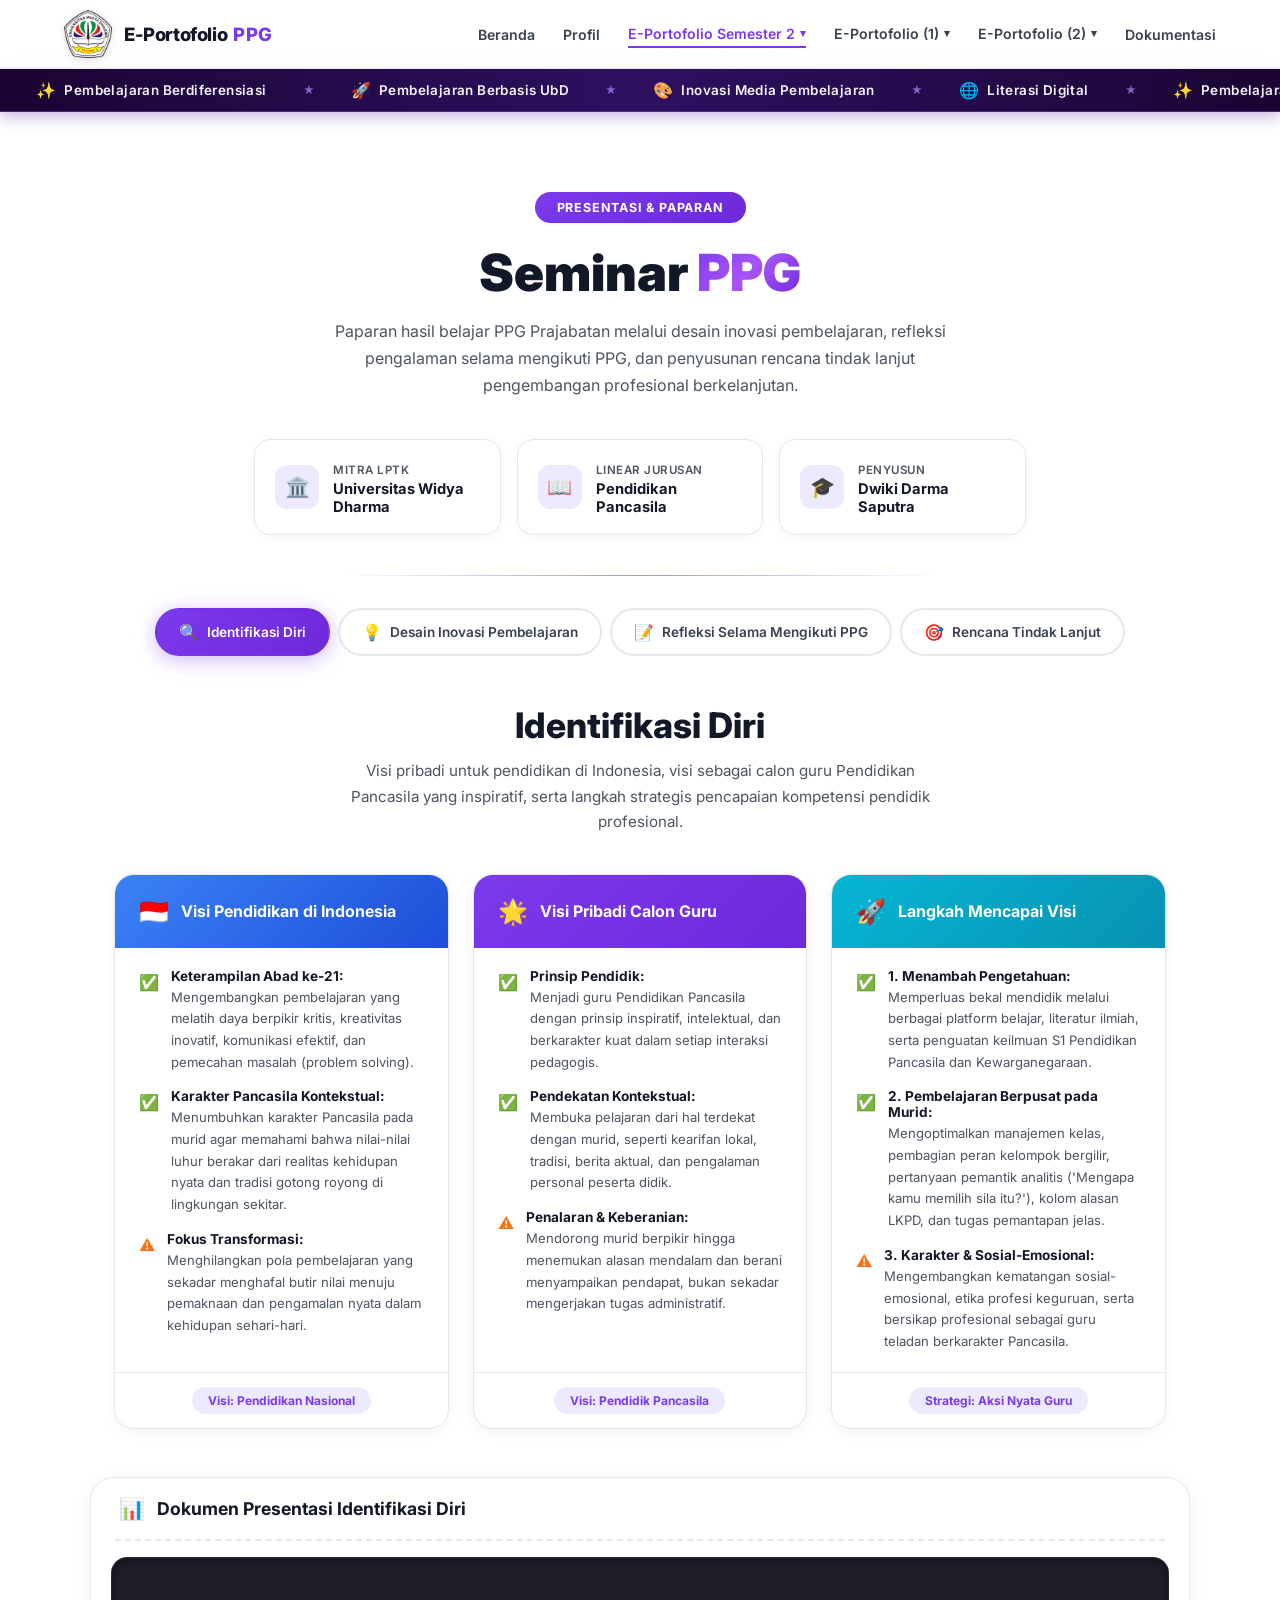
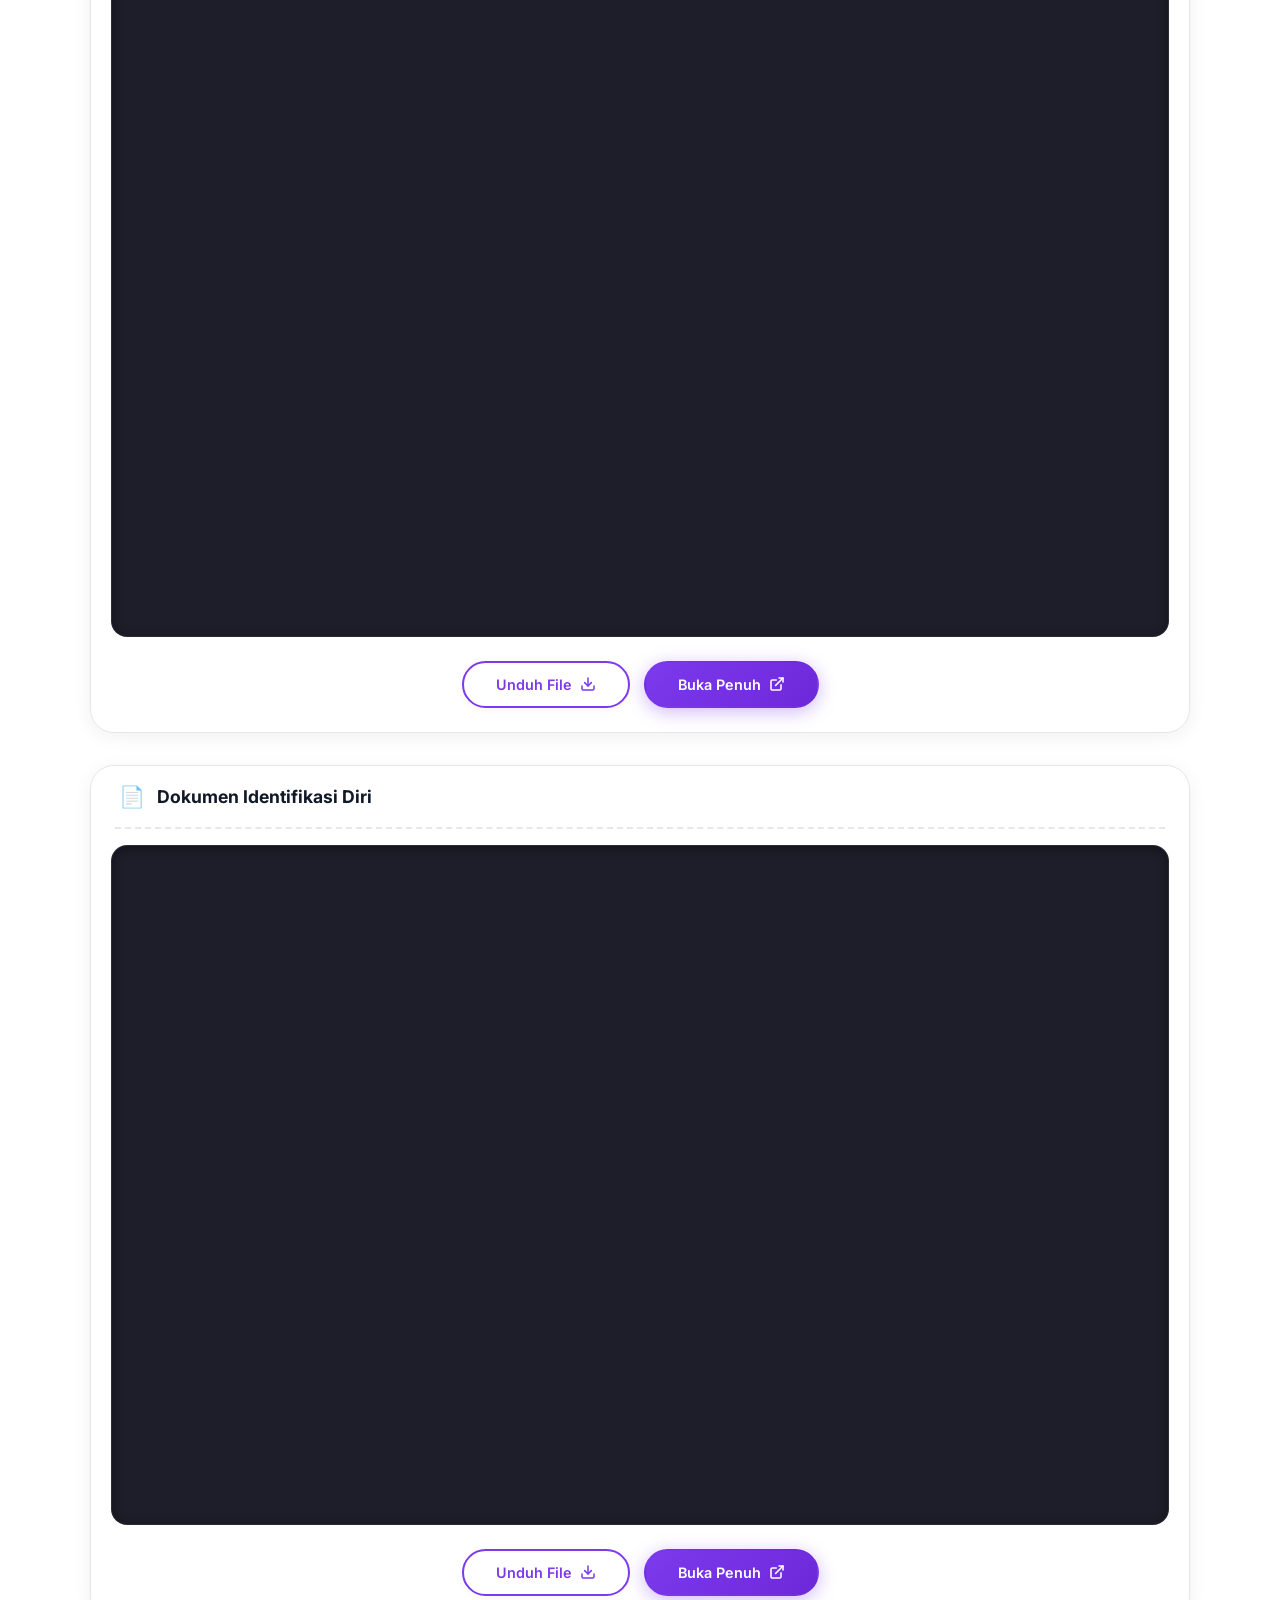
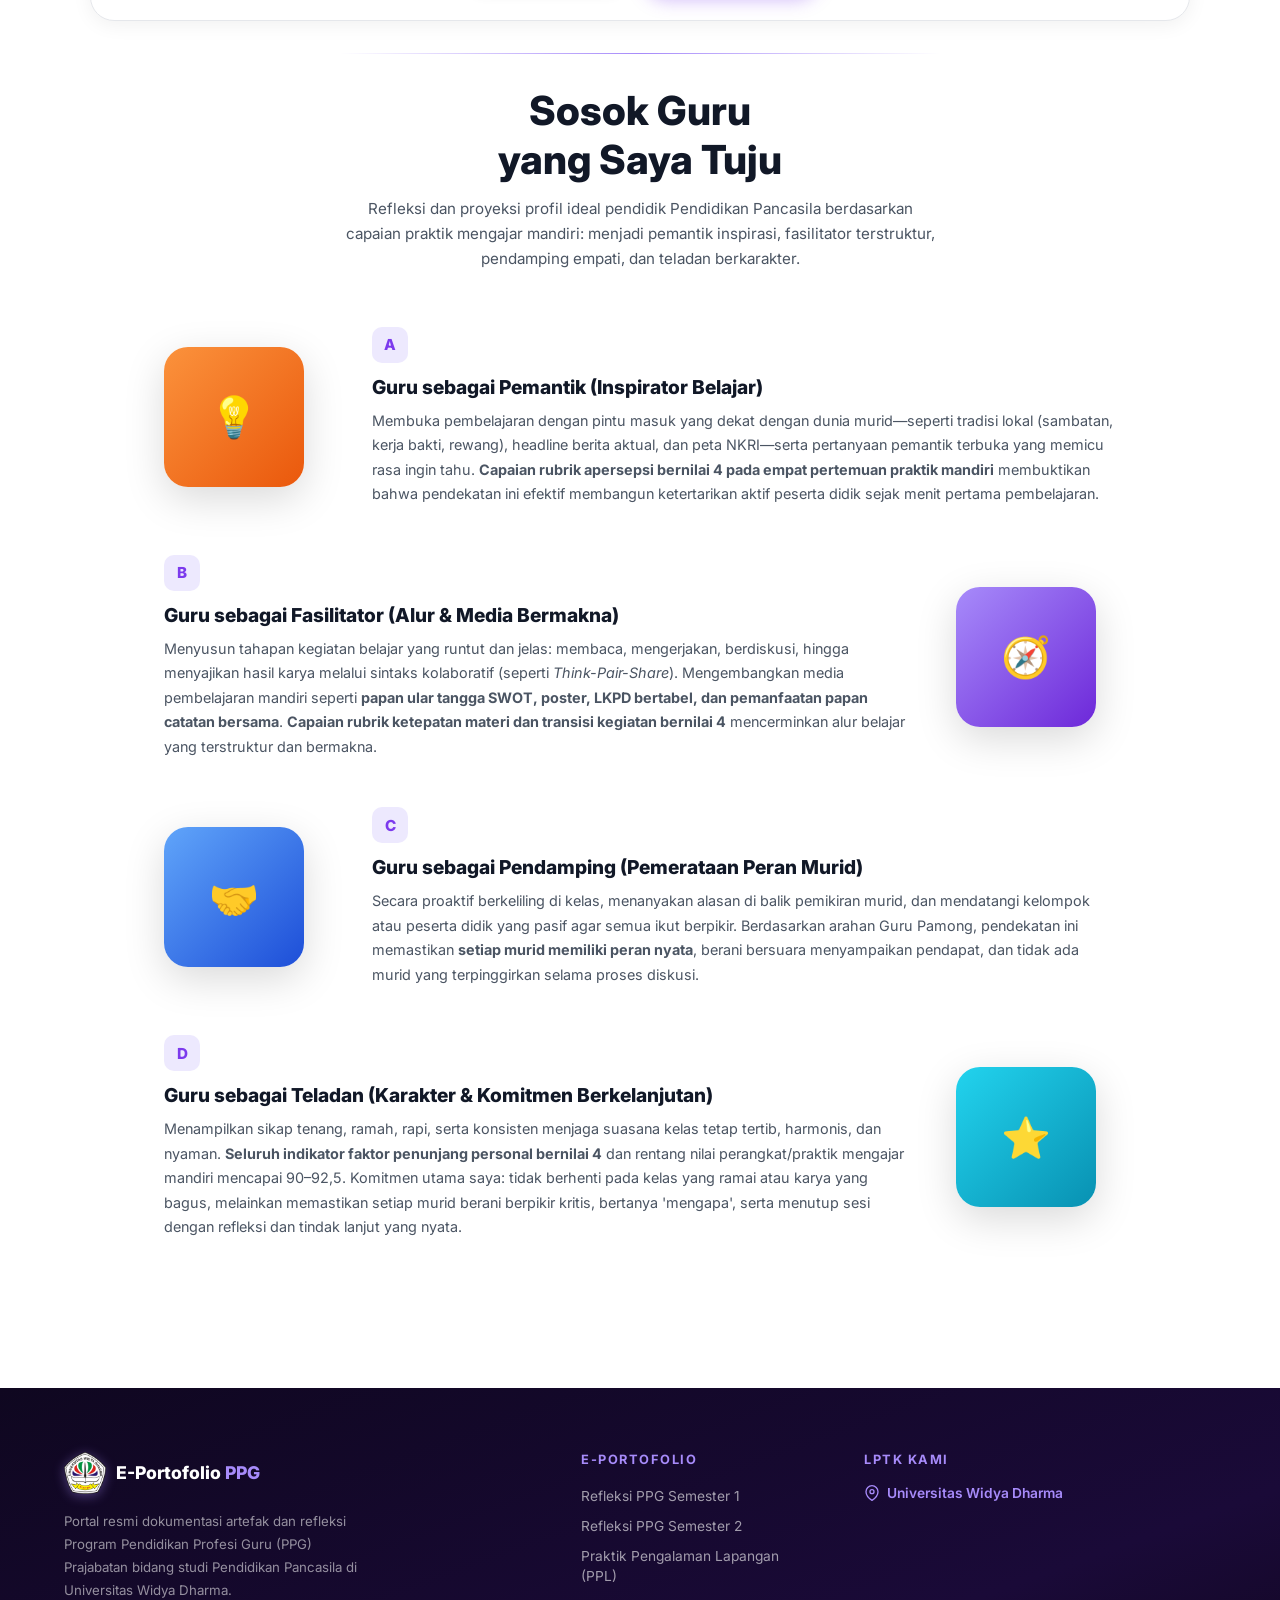
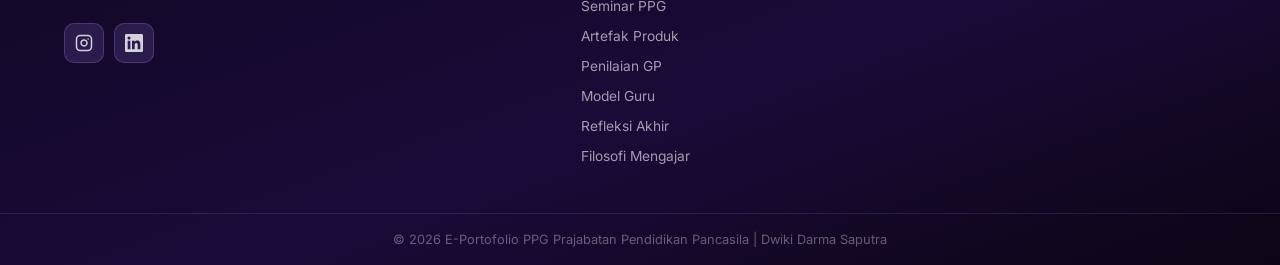
<file: seminar-ppg-3.html>
﻿<!DOCTYPE html>
<html lang="id">

<head>
  <meta charset="UTF-8" />
  <meta name="viewport" content="width=device-width, initial-scale=1.0" />
  <title>Seminar PPG – E-Portofolio PPG</title>
  <meta name="description" content="Seminar PPG Dwiki Darma Saputra – Desain inovasi pembelajaran, refleksi selama mengikuti PPG, dan rencana tindak lanjut pengembangan profesional." />
  <link rel="icon" href="unwidha_logo.png" type="image/png" />
  <link rel="preconnect" href="https://fonts.googleapis.com" />
  <link rel="preconnect" href="https://fonts.gstatic.com" crossorigin />
  <link href="https://fonts.googleapis.com/css2?family=Inter:wght@300;400;500;600;700;800;900&family=Playfair+Display:wght@700;800&display=swap" rel="stylesheet" />
  <link rel="stylesheet" href="style.css" />
  <style>
    .page-wrapper { padding-top: 132px; padding-bottom: 60px; min-height: 100vh; }
    .art-header { text-align: center; padding: 60px 24px 40px; animation: artFadeUp .7s ease both; }
    .art-badge { display: inline-block; background: linear-gradient(135deg, var(--purple-main), #6d28d9); color: #fff; font-size: .78rem; font-weight: 700; padding: 8px 22px; border-radius: 50px; letter-spacing: .8px; text-transform: uppercase; margin-bottom: 20px; }
    .art-title { font-family: 'Inter', sans-serif; font-weight: 900; font-size: clamp(2rem, 5vw, 3.2rem); color: var(--gray-900); margin-bottom: 16px; line-height: 1.15; }
    .art-title .text-gradient { background: linear-gradient(135deg, var(--purple-main), #a855f7, #6d28d9); -webkit-background-clip: text; -webkit-text-fill-color: transparent; background-clip: text; }
    .art-subtitle { font-size: 1rem; color: var(--gray-600); max-width: 640px; margin: 0 auto; line-height: 1.7; }
    @keyframes artFadeUp { from { opacity: 0; transform: translateY(24px); } to { opacity: 1; transform: translateY(0); } }
    .bento-grid { display: grid; grid-template-columns: repeat(3, 1fr); gap: 16px; max-width: 820px; margin: 0 auto 40px; padding: 0 24px; animation: artFadeUp .7s ease .2s both; }
    .bento-item { display: flex; align-items: center; gap: 14px; background: #fff; border: 1px solid var(--gray-200); border-radius: 16px; padding: 18px 20px; transition: var(--transition); box-shadow: 0 2px 12px rgba(0,0,0,.04); }
    .bento-item:hover { transform: translateY(-3px); box-shadow: var(--shadow-md); border-color: var(--purple-light); }
    .bento-item .bento-icon { width: 44px; height: 44px; background: var(--purple-pale); border-radius: 12px; display: flex; align-items: center; justify-content: center; font-size: 1.25rem; flex-shrink: 0; }
    .bento-item label { font-size: .72rem; font-weight: 600; color: var(--gray-600); text-transform: uppercase; letter-spacing: .5px; }
    .bento-item h3 { font-size: .92rem; font-weight: 700; color: var(--gray-900); margin-bottom: 0px; margin-top: 2px; }
    .section-divider { border: none; height: 1px; background: linear-gradient(90deg, transparent, var(--purple-light), transparent); max-width: 600px; margin: 32px auto; }
    .tabs-container { display: flex; justify-content: center; gap: 8px; flex-wrap: wrap; padding: 0 24px; margin-bottom: 48px; animation: artFadeUp .7s ease .4s both; }
    .tab-btn { display: inline-flex; align-items: center; gap: 8px; padding: 12px 22px; border: 2px solid var(--gray-200); border-radius: 50px; background: #fff; color: var(--gray-700); font-family: 'Inter', sans-serif; font-size: .85rem; font-weight: 600; cursor: pointer; transition: all .25s ease; }
    .tab-btn:hover { border-color: var(--purple-light); color: var(--purple-main); background: var(--purple-pale); }
    .tab-btn.active { background: linear-gradient(135deg, var(--purple-main), #6d28d9); color: #fff; border-color: transparent; box-shadow: 0 4px 20px rgba(124,58,237,.35); }
    .tab-btn .tab-icon { font-size: 1rem; }
    .tab-content { display: none; animation: tabFade .4s ease; }
    .tab-content.active { display: block; }
    @keyframes tabFade { from { opacity: 0; transform: translateY(12px); } to { opacity: 1; transform: translateY(0); } }
    .section-title { text-align: center; margin-bottom: 40px; }
    .section-title h2 { font-family: 'Inter', sans-serif; font-weight: 800; font-size: clamp(1.5rem, 4vw, 2.2rem); color: var(--gray-900); margin-bottom: 12px; }
    .section-title p { font-size: .95rem; color: var(--gray-600); max-width: 600px; margin: 0 auto; line-height: 1.65; }
    .scouting-grid { display: grid; grid-template-columns: repeat(3, 1fr); gap: 24px; max-width: 1100px; margin: 0 auto 48px; padding: 0 24px; }
    .scout-card { background: #fff; border-radius: 20px; border: 1px solid var(--gray-200); overflow: hidden; box-shadow: 0 2px 16px rgba(0,0,0,.05); transition: var(--transition); display: flex; flex-direction: column; }
    .scout-card:hover { transform: translateY(-5px); box-shadow: 0 12px 40px rgba(124,58,237,.15); }
    .scout-header { padding: 22px 24px; display: flex; align-items: center; gap: 12px; color: #fff; }
    .scout-header .scout-icon { font-size: 1.5rem; }
    .scout-header h3 { font-size: 1rem; font-weight: 700; margin-bottom: 0px; }
    .bg-gradient-blue { background: linear-gradient(135deg, #3b82f6, #1d4ed8); }
    .bg-gradient-purple { background: linear-gradient(135deg, var(--purple-main), #6d28d9); }
    .bg-gradient-cyan { background: linear-gradient(135deg, #06b6d4, #0891b2); }
    .scout-body { padding: 20px 24px; flex: 1; }
    .scout-list { list-style: none; display: flex; flex-direction: column; gap: 16px; padding: 0; margin: 0; }
    .scout-list li { display: flex; gap: 12px; align-items: flex-start; }
    .scout-list li .s-icon { font-size: 1rem; margin-top: 2px; flex-shrink: 0; color: #22c55e; }
    .scout-list li .s-icon.warn { color: #f97316; }
    .scout-list li strong { display: block; font-size: .85rem; font-weight: 700; color: var(--gray-900); margin-bottom: 2px; }
    .scout-list li span { font-size: .82rem; color: var(--gray-600); line-height: 1.5; }
    .scout-footer { padding: 14px 24px; border-top: 1px solid var(--gray-200); text-align: center; }
    .scout-tag { display: inline-block; font-size: .75rem; font-weight: 700; color: var(--purple-main); background: var(--purple-pale); padding: 6px 16px; border-radius: 50px; }
    .doc-card { background: #fff; border-radius: 24px; border: 1px solid var(--gray-200); overflow: hidden; max-width: 1100px; width: calc(100% - 48px); margin: 0 auto 32px; box-shadow: 0 4px 20px rgba(0,0,0,.06); transition: var(--transition); }
    .doc-card:hover { box-shadow: 0 10px 30px rgba(124,58,237,.1); }
    .doc-title { display: flex; align-items: center; gap: 12px; padding: 18px 28px; font-size: 1.1rem; font-weight: 700; color: var(--gray-900); margin: 0; }
    .doc-title .doc-icon { display: inline-flex; align-items: center; color: var(--purple-main); font-size: 1.3rem; }
    .dashed-divider { border: none; border-top: 2px dashed var(--gray-200); margin: 0 24px; }
    .pdf-container { background: #1e1e2a; margin: 16px 20px 20px; border-radius: 16px; overflow: hidden; height: 680px; display: flex; align-items: center; justify-content: center; box-shadow: inset 0 2px 12px rgba(0,0,0,.4); border: 1px solid rgba(255,255,255,.06); }
    .pdf-container iframe { width: 100%; height: 100%; border: none; }
    .pdf-placeholder { text-align: center; color: rgba(255,255,255,.65); padding: 48px 24px; }
    .pdf-placeholder .ph-icon { font-size: 3.5rem; margin-bottom: 16px; display: block; opacity: .85; }
    .pdf-placeholder p { font-size: .95rem; line-height: 1.6; }
    .pdf-actions { display: flex; gap: 14px; justify-content: center; align-items: center; padding: 4px 20px 24px; flex-wrap: wrap; }
    .btn-modern { display: inline-flex; align-items: center; justify-content: center; gap: 8px; padding: 13px 32px; border-radius: 50px; font-family: 'Inter', sans-serif; font-size: .9rem; font-weight: 600; text-decoration: none; transition: all .25s ease; cursor: pointer; }
    .btn-main { background: linear-gradient(135deg, var(--purple-main), #6d28d9); color: #fff; border: 2px solid transparent; box-shadow: 0 4px 18px rgba(124,58,237,.35); }
    .btn-main:hover { transform: translateY(-2px); box-shadow: 0 8px 26px rgba(124,58,237,.5); }
    .btn-sub { background: #fff; color: var(--purple-main); border: 2px solid var(--purple-main); box-shadow: 0 2px 10px rgba(0,0,0,.04); }
    .btn-sub:hover { background: var(--purple-pale); transform: translateY(-2px); box-shadow: 0 6px 18px rgba(124,58,237,.15); }
    .analysis-grid { display: grid; grid-template-columns: repeat(2, 1fr); gap: 24px; max-width: 1000px; margin: 0 auto 48px; padding: 0 24px; }
    .analysis-card { position: relative; background: #fff; border-radius: 20px; border: 1px solid var(--gray-200); padding: 28px; overflow: hidden; box-shadow: 0 2px 16px rgba(0,0,0,.05); transition: var(--transition); }
    .analysis-card:hover { transform: translateY(-4px); box-shadow: 0 12px 40px rgba(124,58,237,.15); }
    .ac-header { display: flex; align-items: center; gap: 14px; margin-bottom: 14px; }
    .ac-icon { width: 42px; height: 42px; border-radius: 12px; display: flex; align-items: center; justify-content: center; font-size: 1.1rem; color: #fff; flex-shrink: 0; }
    .ac-icon.bg-blue { background: linear-gradient(135deg, #3b82f6, #1d4ed8); }
    .ac-icon.bg-purple { background: linear-gradient(135deg, var(--purple-main), #6d28d9); }
    .ac-icon.bg-cyan { background: linear-gradient(135deg, #06b6d4, #0891b2); }
    .ac-icon.bg-orange { background: linear-gradient(135deg, #f97316, #ea580c); }
    .ac-header h3 { font-size: 1rem; font-weight: 700; color: var(--gray-900); margin-bottom: 0px; }
    .analysis-card p { font-size: .88rem; color: var(--gray-600); line-height: 1.7; }
    .zigzag-section { max-width: 1000px; margin: 0 auto; padding: 0 24px 40px; }
    .zigzag-row { display: flex; align-items: center; gap: 48px; margin-bottom: 48px; }
    .zigzag-row.reverse { flex-direction: row-reverse; }
    .zz-visual { flex: 0 0 160px; }
    .zz-card-3d { width: 140px; height: 140px; border-radius: 24px; display: flex; align-items: center; justify-content: center; position: relative; overflow: hidden; box-shadow: 0 12px 40px rgba(0,0,0,.15); }
    .zz-card-3d .zz-inner { font-size: 2.5rem; animation: floatIcon 3s ease-in-out infinite; }
    @keyframes floatIcon { 0%, 100% { transform: translateY(0); } 50% { transform: translateY(-8px); } }
    .bg-orange-glow { background: linear-gradient(135deg, #fb923c, #ea580c); }
    .bg-purple-glow { background: linear-gradient(135deg, var(--purple-light), #6d28d9); }
    .bg-blue-glow { background: linear-gradient(135deg, #60a5fa, #1d4ed8); }
    .bg-cyan-glow { background: linear-gradient(135deg, #22d3ee, #0891b2); }
    .zz-content { flex: 1; }
    .zz-number { display: inline-flex; align-items: center; justify-content: center; width: 36px; height: 36px; background: var(--purple-pale); color: var(--purple-main); font-weight: 800; font-size: .95rem; border-radius: 10px; margin-bottom: 12px; }
    .zz-content h3 { font-size: 1.2rem; font-weight: 800; color: var(--gray-900); margin-bottom: 10px; }
    .zz-content p { font-size: .9rem; color: var(--gray-600); line-height: 1.7; }
    @media (max-width: 900px) {
      .doc-card { width: calc(100% - 32px); } .doc-title { padding: 16px 18px; font-size: 1.02rem; } .dashed-divider { margin: 0 16px; } .pdf-container { height: 520px; margin: 12px 14px 16px; border-radius: 14px; } .pdf-actions { padding: 4px 14px 20px; } .bento-grid { grid-template-columns: 1fr; max-width: 400px; } .scouting-grid { grid-template-columns: 1fr; max-width: 500px; } .analysis-grid { grid-template-columns: 1fr; } .zigzag-row, .zigzag-row.reverse { flex-direction: column; text-align: center; } .zz-visual { flex: 0 0 auto; }
    }
    @media (max-width: 600px) {
      .art-header { padding: 40px 16px 28px; } .doc-card { width: calc(100% - 20px); border-radius: 18px; } .doc-title { padding: 14px 14px; font-size: .92rem; gap: 8px; } .dashed-divider { margin: 0 10px; } .pdf-container { height: 380px; margin: 10px 8px 14px; border-radius: 12px; } .pdf-actions { padding: 4px 10px 16px; gap: 10px; } .btn-modern { padding: 11px 22px; font-size: .84rem; width: 100%; max-width: 280px; }
    }
    /* ===== GALLERY GRID ===== */
    .gallery-title {
      text-align: center;
      margin-bottom: 24px;
    }
    .gallery-title h3 {
      font-family: 'Inter', sans-serif;
      font-weight: 800;
      font-size: 1.6rem;
      color: var(--gray-900);
      margin: 0;
    }
    .gallery-masonry {
      display: grid;
      grid-template-columns: repeat(4, 1fr);
      grid-template-rows: repeat(2, 220px);
      gap: 16px;
      max-width: 1200px;
      margin: 0 auto 48px;
      padding: 0 24px;
      width: calc(100% - 48px);
    }
    .gallery-item {
      background: #2b2b36;
      border-radius: 20px;
      overflow: hidden;
      display: flex;
      flex-direction: column;
      align-items: center;
      justify-content: center;
      border: 1px dashed rgba(255,255,255,0.2);
      color: rgba(255,255,255,0.7);
      transition: var(--transition);
      box-shadow: inset 0 2px 10px rgba(0,0,0,.35);
    }
    .gallery-item:hover {
      background: #363644;
      border-color: var(--purple-light);
      color: #fff;
    }
    .gallery-item .ph-icon { font-size: 2.5rem; margin-bottom: 12px; opacity: 0.8; }
    .gallery-item p { font-size: 0.9rem; font-weight: 500; margin: 0; }
    
    .gi-1 { grid-column: span 2; grid-row: span 1; }
    .gi-2 { grid-column: span 1; grid-row: span 1; }
    .gi-3 { grid-column: span 1; grid-row: span 1; }
    .gi-4 { grid-column: span 3; grid-row: span 1; }
    .gi-5 { grid-column: span 1; grid-row: span 1; }

    @media (max-width: 900px) {
      .gallery-masonry { grid-template-rows: repeat(2, 180px); width: calc(100% - 32px); }
    }
    @media (max-width: 600px) {
      .gallery-masonry {
        grid-template-columns: 1fr;
        grid-template-rows: auto;
        width: calc(100% - 20px);
      }
      .gallery-item {
        grid-column: span 1 !important;
        grid-row: span 1 !important;
        height: 180px;
      }
    }
  </style>
</head>

<body>

  <!-- NAV -->
  <nav class="navbar" id="navbar">
    <div class="nav-inner">
      <a href="index.html" class="nav-brand" aria-label="E-Portofolio PPG">
        <img src="unwidha_logo.png" alt="Logo Universitas Widya Dharma" class="unwidha-logo-img" />
        <span class="nav-brand-text">
          <span class="brand-eporto">E-Portofolio</span><span class="brand-ppg"> PPG</span>
        </span>
      </a>
      <ul class="nav-links" id="nav-links">
        <li><a href="index.html">Beranda</a></li>
        <li><a href="profil.html">Profil</a></li>
        <li class="nav-dropdown">
          <a href="#" class="nav-dropdown-toggle nav-active" id="eporto-sem2-toggle">E-Portofolio Semester 2 <span class="nav-arrow">&#9662;</span></a>
          <ul class="nav-dropdown-menu" id="eporto-sem2-menu">
            <li><a href="seminar-ppg.html"><span>🎓</span> Refleksi PPG Semester 1</a></li>
            <li><a href="seminar-ppg-2.html"><span>🎓</span> Refleksi PPG Semester 2</a></li>
            <li><a href="ppl.html"><span>🏫</span> Praktik Pengalaman Lapangan (PPL)</a></li>
            <li><a href="seminar-ppg-3.html" class="nav-active"><span>🎤</span> Seminar PPG</a></li>
          </ul>
        </li>
        <li class="nav-dropdown">
          <a href="#" class="nav-dropdown-toggle" id="eporto1-toggle">E-Portofolio (1) <span class="nav-arrow">&#9662;</span></a>
          <ul class="nav-dropdown-menu" id="eporto1-menu">
            <li><a href="artefak-produk.html"><span>📦</span> Artefak Produk</a></li>
            <li><a href="penilaian-gp.html"><span>⭐</span> Penilaian GP</a></li>
            <li><a href="model-guru.html"><span>👨‍🏫</span> Model Guru</a></li>
          </ul>
        </li>
        <li class="nav-dropdown">
          <a href="#" class="nav-dropdown-toggle" id="eporto2-toggle">E-Portofolio (2) <span class="nav-arrow">&#9662;</span></a>
          <ul class="nav-dropdown-menu" id="eporto2-menu">
            <li><a href="refleksi.html"><span>📖</span> Refleksi Akhir</a></li>
            <li><a href="filosofi-mengajar.html"><span>💡</span> Filosofi Mengajar</a></li>
          </ul>
        </li>
        <li><a href="dokumentasi.html">Dokumentasi</a></li>
      </ul>
      <button class="hamburger" id="hamburger" aria-label="Menu">&#9776;</button>
    </div>
  </nav>

  <!-- TICKER -->
  <div class="ticker-wrap" id="ticker-bar" aria-label="Highlight Pembelajaran">
    <div class="ticker-track">
      <span class="ticker-item"><span class="ticker-emoji">✨</span>Pembelajaran Berdiferensiasi</span>
      <span class="ticker-dot">★</span>
      <span class="ticker-item"><span class="ticker-emoji">🚀</span>Pembelajaran Berbasis UbD</span>
      <span class="ticker-dot">★</span>
      <span class="ticker-item"><span class="ticker-emoji">🎨</span>Inovasi Media Pembelajaran</span>
      <span class="ticker-dot">★</span>
      <span class="ticker-item"><span class="ticker-emoji">🌐</span>Literasi Digital</span>
      <span class="ticker-dot">★</span>
      <span class="ticker-item"><span class="ticker-emoji">✨</span>Pembelajaran Berdiferensiasi</span>
      <span class="ticker-dot">★</span>
      <span class="ticker-item"><span class="ticker-emoji">🚀</span>Pembelajaran Berbasis UbD</span>
      <span class="ticker-dot">★</span>
      <span class="ticker-item"><span class="ticker-emoji">🎨</span>Inovasi Media Pembelajaran</span>
      <span class="ticker-dot">★</span>
      <span class="ticker-item"><span class="ticker-emoji">🌐</span>Literasi Digital</span>
      <span class="ticker-dot">★</span>
    </div>
  </div>

  <!-- MAIN CONTENT -->
  <main class="page-wrapper">

    <!-- PAGE HEADER -->
    <div class="art-header">
      <span class="art-badge">Presentasi & Paparan</span>
      <h1 class="art-title">Seminar <span class="text-gradient">PPG</span></h1>
      <p class="art-subtitle">Paparan hasil belajar PPG Prajabatan melalui desain inovasi pembelajaran, refleksi pengalaman selama mengikuti PPG, dan penyusunan rencana tindak lanjut pengembangan profesional berkelanjutan.</p>
    </div>

    <!-- BENTO INFO -->
    <div class="bento-grid">
      <div class="bento-item">
        <div class="bento-icon">🏛️</div>
        <div>
          <label>Mitra LPTK</label>
          <h3>Universitas Widya Dharma</h3>
        </div>
      </div>
      <div class="bento-item">
        <div class="bento-icon">📖</div>
        <div>
          <label>Linear Jurusan</label>
          <h3>Pendidikan Pancasila</h3>
        </div>
      </div>
      <div class="bento-item">
        <div class="bento-icon">🎓</div>
        <div>
          <label>Penyusun</label>
          <h3>Dwiki Darma Saputra</h3>
        </div>
      </div>
    </div>

    <hr class="section-divider" />

    <!-- TAB NAVIGATION -->
    <div class="tabs-container" id="tabs-container">
      <button class="tab-btn active" data-tab="tab-identifikasi" onclick="openTab(event, 'tab-identifikasi')">
        <span class="tab-icon">🔍</span> Identifikasi Diri
      </button>
      <button class="tab-btn" data-tab="tab-inovasi" onclick="openTab(event, 'tab-inovasi')">
        <span class="tab-icon">💡</span> Desain Inovasi Pembelajaran
      </button>
      <button class="tab-btn" data-tab="tab-refleksi" onclick="openTab(event, 'tab-refleksi')">
        <span class="tab-icon">📝</span> Refleksi Selama Mengikuti PPG
      </button>
      <button class="tab-btn" data-tab="tab-rtl" onclick="openTab(event, 'tab-rtl')">
        <span class="tab-icon">🎯</span> Rencana Tindak Lanjut
      </button>
    </div>

    <!-- ===================== TAB: IDENTIFIKASI DIRI ===================== -->
    <section id="tab-identifikasi" class="tab-content active">
      <div class="section-title">
        <h2>Identifikasi <span class="text-gradient">Diri</span></h2>
        <p>Visi pribadi untuk pendidikan di Indonesia, visi sebagai calon guru Pendidikan Pancasila yang inspiratif, serta langkah strategis pencapaian kompetensi pendidik profesional.</p>
      </div>

      <!-- Scout Cards -->
      <div class="scouting-grid">

        <!-- Card 1: Visi Pendidikan di Indonesia -->
        <div class="scout-card" data-aos="fade-up">
          <div class="scout-header bg-gradient-blue">
            <span class="scout-icon">🇮🇩</span>
            <h3>Visi Pendidikan di Indonesia</h3>
          </div>
          <div class="scout-body">
            <ul class="scout-list">
              <li>
                <span class="s-icon">✅</span>
                <div>
                  <strong>Keterampilan Abad ke-21:</strong>
                  <span>Mengembangkan pembelajaran yang melatih daya berpikir kritis, kreativitas inovatif, komunikasi efektif, dan pemecahan masalah (problem solving).</span>
                </div>
              </li>
              <li>
                <span class="s-icon">✅</span>
                <div>
                  <strong>Karakter Pancasila Kontekstual:</strong>
                  <span>Menumbuhkan karakter Pancasila pada murid agar memahami bahwa nilai-nilai luhur berakar dari realitas kehidupan nyata dan tradisi gotong royong di lingkungan sekitar.</span>
                </div>
              </li>
              <li>
                <span class="s-icon warn">⚠️</span>
                <div>
                  <strong>Fokus Transformasi:</strong>
                  <span>Menghilangkan pola pembelajaran yang sekadar menghafal butir nilai menuju pemaknaan dan pengamalan nyata dalam kehidupan sehari-hari.</span>
                </div>
              </li>
            </ul>
          </div>
          <div class="scout-footer">
            <span class="scout-tag">Visi: Pendidikan Nasional</span>
          </div>
        </div>

        <!-- Card 2: Visi Calon Guru -->
        <div class="scout-card" data-aos="fade-up">
          <div class="scout-header bg-gradient-purple">
            <span class="scout-icon">🌟</span>
            <h3>Visi Pribadi Calon Guru</h3>
          </div>
          <div class="scout-body">
            <ul class="scout-list">
              <li>
                <span class="s-icon">✅</span>
                <div>
                  <strong>Prinsip Pendidik:</strong>
                  <span>Menjadi guru Pendidikan Pancasila dengan prinsip inspiratif, intelektual, dan berkarakter kuat dalam setiap interaksi pedagogis.</span>
                </div>
              </li>
              <li>
                <span class="s-icon">✅</span>
                <div>
                  <strong>Pendekatan Kontekstual:</strong>
                  <span>Membuka pelajaran dari hal terdekat dengan murid, seperti kearifan lokal, tradisi, berita aktual, dan pengalaman personal peserta didik.</span>
                </div>
              </li>
              <li>
                <span class="s-icon warn">⚠️</span>
                <div>
                  <strong>Penalaran &amp; Keberanian:</strong>
                  <span>Mendorong murid berpikir hingga menemukan alasan mendalam dan berani menyampaikan pendapat, bukan sekadar mengerjakan tugas administratif.</span>
                </div>
              </li>
            </ul>
          </div>
          <div class="scout-footer">
            <span class="scout-tag">Visi: Pendidik Pancasila</span>
          </div>
        </div>

        <!-- Card 3: Langkah Mencapai Visi -->
        <div class="scout-card" data-aos="fade-up">
          <div class="scout-header bg-gradient-cyan">
            <span class="scout-icon">🚀</span>
            <h3>Langkah Mencapai Visi</h3>
          </div>
          <div class="scout-body">
            <ul class="scout-list">
              <li>
                <span class="s-icon">✅</span>
                <div>
                  <strong>1. Menambah Pengetahuan:</strong>
                  <span>Memperluas bekal mendidik melalui berbagai platform belajar, literatur ilmiah, serta penguatan keilmuan S1 Pendidikan Pancasila dan Kewarganegaraan.</span>
                </div>
              </li>
              <li>
                <span class="s-icon">✅</span>
                <div>
                  <strong>2. Pembelajaran Berpusat pada Murid:</strong>
                  <span>Mengoptimalkan manajemen kelas, pembagian peran kelompok bergilir, pertanyaan pemantik analitis ('Mengapa kamu memilih sila itu?'), kolom alasan LKPD, dan tugas pemantapan jelas.</span>
                </div>
              </li>
              <li>
                <span class="s-icon warn">⚠️</span>
                <div>
                  <strong>3. Karakter &amp; Sosial-Emosional:</strong>
                  <span>Mengembangkan kematangan sosial-emosional, etika profesi keguruan, serta bersikap profesional sebagai guru teladan berkarakter Pancasila.</span>
                </div>
              </li>
            </ul>
          </div>
          <div class="scout-footer">
            <span class="scout-tag">Strategi: Aksi Nyata Guru</span>
          </div>
        </div>
      </div>

      <!-- Document 1: Dokumen Presentasi Identifikasi Diri -->
      <div class="doc-card" data-aos="fade-up">
        <h3 class="doc-title">
          <span class="doc-icon">📊</span> Dokumen Presentasi Identifikasi Diri
        </h3>
        <hr class="dashed-divider" />
        <div class="pdf-container">
          <iframe src="DWIKI%20DARMA%20SAPUTRA_(2501094740)_LEMBAR%20KERJA%201%20(LK%201)_IDENTIFIKASI%20DIRI.pdf" title="Dokumen Presentasi Identifikasi Diri" loading="lazy"></iframe>
        </div>
        <div class="pdf-actions">
          <a href="DWIKI%20DARMA%20SAPUTRA_(2501094740)_LEMBAR%20KERJA%201%20(LK%201)_IDENTIFIKASI%20DIRI.pdf" download="DWIKI DARMA SAPUTRA_(2501094740)_LEMBAR KERJA 1 (LK 1)_IDENTIFIKASI DIRI.pdf" class="btn-modern btn-sub">
            <span>Unduh File</span>
            <svg xmlns="http://www.w3.org/2000/svg" width="16" height="16" viewBox="0 0 24 24" fill="none" stroke="currentColor" stroke-width="2.3" stroke-linecap="round" stroke-linejoin="round"><path d="M21 15v4a2 2 0 0 1-2 2H5a2 2 0 0 1-2-2v-4"></path><polyline points="7 10 12 15 17 10"></polyline><line x1="12" y1="15" x2="12" y2="3"></line></svg>
          </a>
          <a href="DWIKI%20DARMA%20SAPUTRA_(2501094740)_LEMBAR%20KERJA%201%20(LK%201)_IDENTIFIKASI%20DIRI.pdf" target="_blank" class="btn-modern btn-main">
            <span>Buka Penuh</span>
            <svg xmlns="http://www.w3.org/2000/svg" width="16" height="16" viewBox="0 0 24 24" fill="none" stroke="currentColor" stroke-width="2.3" stroke-linecap="round" stroke-linejoin="round"><path d="M18 13v6a2 2 0 0 1-2 2H5a2 2 0 0 1-2-2V8a2 2 0 0 1 2-2h6"></path><polyline points="15 3 21 3 21 9"></polyline><line x1="10" y1="14" x2="21" y2="3"></line></svg>
          </a>
        </div>
      </div>

      <!-- Document 2: Dokumen Identifikasi Diri -->
      <div class="doc-card" data-aos="fade-up">
        <h3 class="doc-title">
          <span class="doc-icon">📄</span> Dokumen Identifikasi Diri
        </h3>
        <hr class="dashed-divider" />
        <div class="pdf-container">
          <iframe src="PDF_DWIKI%20DARMA%20SAPUTRA_(2501094740)_LEMBAR%20KERJA%201%20(LK%201)_IDENTIFIKASI%20DIRI.pdf" title="Dokumen Identifikasi Diri" loading="lazy"></iframe>
        </div>
        <div class="pdf-actions">
          <a href="PDF_DWIKI%20DARMA%20SAPUTRA_(2501094740)_LEMBAR%20KERJA%201%20(LK%201)_IDENTIFIKASI%20DIRI.pdf" download="PDF_DWIKI DARMA SAPUTRA_(2501094740)_LEMBAR KERJA 1 (LK 1)_IDENTIFIKASI DIRI.pdf" class="btn-modern btn-sub">
            <span>Unduh File</span>
            <svg xmlns="http://www.w3.org/2000/svg" width="16" height="16" viewBox="0 0 24 24" fill="none" stroke="currentColor" stroke-width="2.3" stroke-linecap="round" stroke-linejoin="round"><path d="M21 15v4a2 2 0 0 1-2 2H5a2 2 0 0 1-2-2v-4"></path><polyline points="7 10 12 15 17 10"></polyline><line x1="12" y1="15" x2="12" y2="3"></line></svg>
          </a>
          <a href="PDF_DWIKI%20DARMA%20SAPUTRA_(2501094740)_LEMBAR%20KERJA%201%20(LK%201)_IDENTIFIKASI%20DIRI.pdf" target="_blank" class="btn-modern btn-main">
            <span>Buka Penuh</span>
            <svg xmlns="http://www.w3.org/2000/svg" width="16" height="16" viewBox="0 0 24 24" fill="none" stroke="currentColor" stroke-width="2.3" stroke-linecap="round" stroke-linejoin="round"><path d="M18 13v6a2 2 0 0 1-2 2H5a2 2 0 0 1-2-2V8a2 2 0 0 1 2-2h6"></path><polyline points="15 3 21 3 21 9"></polyline><line x1="10" y1="14" x2="21" y2="3"></line></svg>
          </a>
        </div>
      </div>
    </section>
    <!-- ===================== TAB: DESAIN INOVASI PEMBELAJARAN ===================== -->
    <section id="tab-inovasi" class="tab-content">
      <div class="section-title">
        <h2>Desain <span class="text-gradient">Inovasi Pembelajaran</span></h2>
        <p>Rancangan inovasi pembelajaran yang kreatif dan kontekstual untuk meningkatkan kualitas proses belajar mengajar serta keterlibatan aktif peserta didik.</p>
      </div>

      <div class="scouting-grid">
        <div class="scout-card">
          <div class="scout-header bg-gradient-blue">
            <span class="scout-icon">💡</span>
            <h3>Analisis Kebutuhan & Ide Inovasi</h3>
          </div>
          <div class="scout-body">
            <ul class="scout-list">
              <li>
                <span class="s-icon">✅</span>
                <div>
                  <strong>Identifikasi Masalah:</strong>
                  <span>Melakukan analisis mendalam terhadap permasalahan pembelajaran di kelas untuk menemukan area yang memerlukan inovasi dan perbaikan secara sistematis.</span>
                </div>
              </li>
              <li>
                <span class="s-icon">✅</span>
                <div>
                  <strong>Studi Literatur:</strong>
                  <span>Mengkaji berbagai referensi dan praktik baik dalam desain pembelajaran inovatif yang relevan dengan konteks Pendidikan Pancasila.</span>
                </div>
              </li>
              <li>
                <span class="s-icon warn">⚠️</span>
                <div>
                  <strong>Tantangan:</strong>
                  <span>Menyesuaikan desain inovasi dengan keterbatasan sumber daya dan infrastruktur teknologi yang tersedia di lingkungan sekolah mitra.</span>
                </div>
              </li>
            </ul>
          </div>
          <div class="scout-footer">
            <span class="scout-tag">Tahap: Perencanaan Inovasi</span>
          </div>
        </div>

        <div class="scout-card">
          <div class="scout-header bg-gradient-purple">
            <span class="scout-icon">🛠️</span>
            <h3>Pengembangan & Implementasi</h3>
          </div>
          <div class="scout-body">
            <ul class="scout-list">
              <li>
                <span class="s-icon">✅</span>
                <div>
                  <strong>Desain Prototipe:</strong>
                  <span>Merancang prototipe pembelajaran inovatif berbasis teknologi dan pendekatan aktif yang berpusat pada peserta didik dengan strategi diferensiasi.</span>
                </div>
              </li>
              <li>
                <span class="s-icon">✅</span>
                <div>
                  <strong>Uji Coba & Iterasi:</strong>
                  <span>Mengimplementasikan desain inovasi di kelas dan melakukan perbaikan berdasarkan umpan balik peserta didik serta observasi proses pembelajaran.</span>
                </div>
              </li>
              <li>
                <span class="s-icon warn">⚠️</span>
                <div>
                  <strong>Area Perbaikan:</strong>
                  <span>Meningkatkan integrasi teknologi digital secara lebih efektif dalam desain pembelajaran agar lebih interaktif dan menarik bagi peserta didik.</span>
                </div>
              </li>
            </ul>
          </div>
          <div class="scout-footer">
            <span class="scout-tag">Tahap: Implementasi & Evaluasi</span>
          </div>
        </div>

        <div class="scout-card">
          <div class="scout-header bg-gradient-cyan">
            <span class="scout-icon">📊</span>
            <h3>Evaluasi Dampak & Keberlanjutan</h3>
          </div>
          <div class="scout-body">
            <ul class="scout-list">
              <li>
                <span class="s-icon">✅</span>
                <div>
                  <strong>Pengukuran Dampak:</strong>
                  <span>Menganalisis efektivitas inovasi pembelajaran terhadap peningkatan pemahaman dan keterlibatan peserta didik menggunakan data kualitatif dan kuantitatif.</span>
                </div>
              </li>
              <li>
                <span class="s-icon">✅</span>
                <div>
                  <strong>Dokumentasi Praktik Baik:</strong>
                  <span>Mendokumentasikan seluruh proses inovasi mulai dari perencanaan hingga evaluasi sebagai referensi untuk pengembangan ke depan.</span>
                </div>
              </li>
              <li>
                <span class="s-icon warn">⚠️</span>
                <div>
                  <strong>Catatan Penting:</strong>
                  <span>Perlu memperkuat strategi diseminasi agar inovasi pembelajaran ini dapat diadopsi dan dimanfaatkan oleh pendidik lainnya secara luas.</span>
                </div>
              </li>
            </ul>
          </div>
          <div class="scout-footer">
            <span class="scout-tag">Tahap: Refleksi & Diseminasi</span>
          </div>
        </div>
      </div>

      <div class="doc-card">
        <div class="doc-title">
          <span class="doc-icon">📄</span> Dokumen Desain Inovasi Pembelajaran
        </div>
        <hr class="dashed-divider" />
        <div class="pdf-container">
          <div class="pdf-placeholder">
            <span class="ph-icon">💡</span>
            <p>Dokumen desain inovasi pembelajaran akan ditampilkan di sini.<br>Silakan unggah file PDF untuk pratinjau.</p>
          </div>
        </div>
        <div class="pdf-actions">
          <a href="#" download class="btn-modern btn-sub">
            <span>Unduh File</span>
            <svg xmlns="http://www.w3.org/2000/svg" width="16" height="16" viewBox="0 0 24 24" fill="none" stroke="currentColor" stroke-width="2.3" stroke-linecap="round" stroke-linejoin="round"><path d="M21 15v4a2 2 0 0 1-2 2H5a2 2 0 0 1-2-2v-4"></path><polyline points="7 10 12 15 17 10"></polyline><line x1="12" y1="15" x2="12" y2="3"></line></svg>
          </a>
          <a href="#" target="_blank" class="btn-modern btn-main">
            <span>Buka Penuh</span>
            <svg xmlns="http://www.w3.org/2000/svg" width="16" height="16" viewBox="0 0 24 24" fill="none" stroke="currentColor" stroke-width="2.3" stroke-linecap="round" stroke-linejoin="round"><path d="M18 13v6a2 2 0 0 1-2 2H5a2 2 0 0 1-2-2V8a2 2 0 0 1 2-2h6"></path><polyline points="15 3 21 3 21 9"></polyline><line x1="10" y1="14" x2="21" y2="3"></line></svg>
          </a>
        </div>
      </div>

      <!-- GALLERY DOKUMENTASI -->
      <div class="gallery-title">
        <h3>Dokumentasi Desain Inovasi Pembelajaran</h3>
      </div>
      <div class="gallery-masonry">
        <div class="gallery-item gi-1">
          <span class="ph-icon">💡</span>
          <p>Dokumentasi Inovasi 1</p>
        </div>
        <div class="gallery-item gi-2">
          <span class="ph-icon">🛠️</span>
          <p>Rancangan Media</p>
        </div>
        <div class="gallery-item gi-3">
          <span class="ph-icon">📝</span>
          <p>Uji Coba Kelas</p>
        </div>
        <div class="gallery-item gi-4">
          <span class="ph-icon">👥</span>
          <p>Implementasi & Respons Siswa</p>
        </div>
        <div class="gallery-item gi-5">
          <span class="ph-icon">📊</span>
          <p>Evaluasi Produk</p>
        </div>
      </div>
    </section>

    <!-- ===================== TAB: REFLEKSI SELAMA MENGIKUTI PPG ===================== -->
    <section id="tab-refleksi" class="tab-content">
      <div class="section-title">
        <h2>Refleksi Selama <span class="text-gradient">Mengikuti PPG</span></h2>
        <p>Catatan reflektif tentang pengalaman, tantangan, dan pertumbuhan profesional selama menjalani seluruh rangkaian program PPG Prajabatan.</p>
      </div>

      <div class="analysis-grid">
        <div class="analysis-card">
          <div class="ac-header">
            <div class="ac-icon bg-blue">📝</div>
            <h3>Pengalaman Bermakna</h3>
          </div>
          <p>Mengikuti PPG Prajabatan memberikan pengalaman yang sangat bermakna dalam <strong>membangun identitas profesional sebagai pendidik</strong>. Setiap mata kuliah, praktik lapangan, dan diskusi kolaboratif memperkaya wawasan tentang esensi pendidikan yang berpusat pada peserta didik.</p>
        </div>
        <div class="analysis-card">
          <div class="ac-header">
            <div class="ac-icon bg-purple">🔄</div>
            <h3>Transformasi Pola Pikir</h3>
          </div>
          <p>PPG mendorong <strong>perubahan fundamental dalam cara memandang profesi guru</strong>. Dari sekadar mengajar menjadi mendidik, dari transfer pengetahuan menjadi fasilitator pembelajaran, dan dari pendekatan satu arah menjadi kolaborasi bermakna dengan peserta didik.</p>
        </div>
        <div class="analysis-card">
          <div class="ac-header">
            <div class="ac-icon bg-cyan">🤝</div>
            <h3>Kolaborasi & Jejaring</h3>
          </div>
          <p>Membangun <strong>jaringan profesional dengan sesama mahasiswa PPG, dosen, dan guru pamong</strong> yang menjadi sumber inspirasi dan dukungan berkelanjutan. Komunitas belajar yang terbentuk menjadi fondasi penting untuk pertumbuhan profesional jangka panjang.</p>
        </div>
        <div class="analysis-card">
          <div class="ac-header">
            <div class="ac-icon bg-orange">💪</div>
            <h3>Tantangan & Ketangguhan</h3>
          </div>
          <p>Menghadapi berbagai <strong>tantangan akademis, administratif, dan personal</strong> selama PPG mengasah ketangguhan dan adaptabilitas. Setiap hambatan menjadi pembelajaran berharga yang memperkuat komitmen dan dedikasi sebagai calon pendidik profesional.</p>
        </div>
      </div>

      <div class="doc-card">
        <div class="doc-title">
          <span class="doc-icon">📄</span> Dokumen Refleksi Selama Mengikuti PPG
        </div>
        <hr class="dashed-divider" />
        <div class="pdf-container">
          <div class="pdf-placeholder">
            <span class="ph-icon">📝</span>
            <p>Dokumen refleksi selama mengikuti PPG akan ditampilkan di sini.<br>Silakan unggah file PDF untuk pratinjau.</p>
          </div>
        </div>
        <div class="pdf-actions">
          <a href="#" download class="btn-modern btn-sub">
            <span>Unduh File</span>
            <svg xmlns="http://www.w3.org/2000/svg" width="16" height="16" viewBox="0 0 24 24" fill="none" stroke="currentColor" stroke-width="2.3" stroke-linecap="round" stroke-linejoin="round"><path d="M21 15v4a2 2 0 0 1-2 2H5a2 2 0 0 1-2-2v-4"></path><polyline points="7 10 12 15 17 10"></polyline><line x1="12" y1="15" x2="12" y2="3"></line></svg>
          </a>
          <a href="#" target="_blank" class="btn-modern btn-main">
            <span>Buka Penuh</span>
            <svg xmlns="http://www.w3.org/2000/svg" width="16" height="16" viewBox="0 0 24 24" fill="none" stroke="currentColor" stroke-width="2.3" stroke-linecap="round" stroke-linejoin="round"><path d="M18 13v6a2 2 0 0 1-2 2H5a2 2 0 0 1-2-2V8a2 2 0 0 1 2-2h6"></path><polyline points="15 3 21 3 21 9"></polyline><line x1="10" y1="14" x2="21" y2="3"></line></svg>
          </a>
        </div>
      </div>
    </section>

    <!-- ===================== TAB: RENCANA TINDAK LANJUT ===================== -->
    <section id="tab-rtl" class="tab-content">
      <div class="section-title">
        <h2>Rencana <span class="text-gradient">Tindak Lanjut</span></h2>
        <p>Perumusan rencana strategis pengembangan diri dan profesional pasca-PPG untuk mewujudkan komitmen sebagai pendidik yang terus bertumbuh dan berdampak.</p>
      </div>

      <div class="analysis-grid">
        <div class="analysis-card">
          <div class="ac-header">
            <div class="ac-icon bg-blue">🎯</div>
            <h3>Target Pengembangan Kompetensi</h3>
          </div>
          <p>Menyusun <strong>target pengembangan kompetensi pedagogik, profesional, sosial, dan kepribadian</strong> yang terukur dan realistis untuk dicapai dalam jangka pendek (6 bulan), menengah (1 tahun), dan panjang (3 tahun) pasca-PPG.</p>
        </div>
        <div class="analysis-card">
          <div class="ac-header">
            <div class="ac-icon bg-purple">📚</div>
            <h3>Pengembangan Profesional Berkelanjutan</h3>
          </div>
          <p>Berkomitmen untuk <strong>terus belajar melalui pelatihan, workshop, seminar, dan studi lanjut</strong> yang relevan dengan bidang Pendidikan Pancasila. Aktif dalam komunitas praktik dan organisasi profesi pendidik untuk memperluas wawasan.</p>
        </div>
        <div class="analysis-card">
          <div class="ac-header">
            <div class="ac-icon bg-cyan">🔬</div>
            <h3>Penelitian & Publikasi</h3>
          </div>
          <p>Merancang <strong>program penelitian tindakan kelas (PTK) dan karya ilmiah</strong> yang berfokus pada inovasi pembelajaran Pendidikan Pancasila, serta mempublikasikan hasil kajian untuk kontribusi terhadap peningkatan kualitas pendidikan.</p>
        </div>
        <div class="analysis-card">
          <div class="ac-header">
            <div class="ac-icon bg-orange">🌟</div>
            <h3>Kontribusi & Dampak Sosial</h3>
          </div>
          <p>Merencanakan <strong>aksi nyata untuk memberikan dampak positif</strong> di komunitas sekolah dan masyarakat melalui program literasi, mentoring sesama pendidik, dan pengembangan kurikulum lokal yang kontekstual dan bermakna.</p>
        </div>
      </div>

      <div class="doc-card">
        <div class="doc-title">
          <span class="doc-icon">📄</span> Dokumen Rencana Tindak Lanjut
        </div>
        <hr class="dashed-divider" />
        <div class="pdf-container">
          <div class="pdf-placeholder">
            <span class="ph-icon">🎯</span>
            <p>Dokumen rencana tindak lanjut akan ditampilkan di sini.<br>Silakan unggah file PDF untuk pratinjau.</p>
          </div>
        </div>
        <div class="pdf-actions">
          <a href="#" download class="btn-modern btn-sub">
            <span>Unduh File</span>
            <svg xmlns="http://www.w3.org/2000/svg" width="16" height="16" viewBox="0 0 24 24" fill="none" stroke="currentColor" stroke-width="2.3" stroke-linecap="round" stroke-linejoin="round"><path d="M21 15v4a2 2 0 0 1-2 2H5a2 2 0 0 1-2-2v-4"></path><polyline points="7 10 12 15 17 10"></polyline><line x1="12" y1="15" x2="12" y2="3"></line></svg>
          </a>
          <a href="#" target="_blank" class="btn-modern btn-main">
            <span>Buka Penuh</span>
            <svg xmlns="http://www.w3.org/2000/svg" width="16" height="16" viewBox="0 0 24 24" fill="none" stroke="currentColor" stroke-width="2.3" stroke-linecap="round" stroke-linejoin="round"><path d="M18 13v6a2 2 0 0 1-2 2H5a2 2 0 0 1-2-2V8a2 2 0 0 1 2-2h6"></path><polyline points="15 3 21 3 21 9"></polyline><line x1="10" y1="14" x2="21" y2="3"></line></svg>
          </a>
        </div>
      </div>
    </section>

    <!-- ===================== ANALISIS & REFLEKSI ===================== -->
    <hr class="section-divider" />

    <section id="refleksi-seminar-ppg">
      <div class="section-title" style="margin-bottom: 56px;">
        <h2 style="font-size: clamp(1.8rem, 4vw, 2.5rem);">Sosok Guru<br><span class="text-gradient">yang Saya Tuju</span></h2>
        <p>Refleksi dan proyeksi profil ideal pendidik Pendidikan Pancasila berdasarkan capaian praktik mengajar mandiri: menjadi pemantik inspirasi, fasilitator terstruktur, pendamping empati, dan teladan berkarakter.</p>
      </div>

      <div class="zigzag-section">
        <!-- Row 1: Pemantik -->
        <div class="zigzag-row">
          <div class="zz-visual">
            <div class="zz-card-3d bg-orange-glow">
              <div class="zz-inner">💡</div>
            </div>
          </div>
          <div class="zz-content">
            <div class="zz-number">A</div>
            <h3>Guru sebagai Pemantik (Inspirator Belajar)</h3>
            <p>Membuka pembelajaran dengan pintu masuk yang dekat dengan dunia murid—seperti tradisi lokal (sambatan, kerja bakti, rewang), headline berita aktual, dan peta NKRI—serta pertanyaan pemantik terbuka yang memicu rasa ingin tahu. <strong>Capaian rubrik apersepsi bernilai 4 pada empat pertemuan praktik mandiri</strong> membuktikan bahwa pendekatan ini efektif membangun ketertarikan aktif peserta didik sejak menit pertama pembelajaran.</p>
          </div>
        </div>

        <!-- Row 2: Fasilitator -->
        <div class="zigzag-row reverse">
          <div class="zz-visual">
            <div class="zz-card-3d bg-purple-glow">
              <div class="zz-inner">🧭</div>
            </div>
          </div>
          <div class="zz-content">
            <div class="zz-number">B</div>
            <h3>Guru sebagai Fasilitator (Alur &amp; Media Bermakna)</h3>
            <p>Menyusun tahapan kegiatan belajar yang runtut dan jelas: membaca, mengerjakan, berdiskusi, hingga menyajikan hasil karya melalui sintaks kolaboratif (seperti <em>Think-Pair-Share</em>). Mengembangkan media pembelajaran mandiri seperti <strong>papan ular tangga SWOT, poster, LKPD bertabel, dan pemanfaatan papan catatan bersama</strong>. <strong>Capaian rubrik ketepatan materi dan transisi kegiatan bernilai 4</strong> mencerminkan alur belajar yang terstruktur dan bermakna.</p>
          </div>
        </div>

        <!-- Row 3: Pendamping -->
        <div class="zigzag-row">
          <div class="zz-visual">
            <div class="zz-card-3d bg-blue-glow">
              <div class="zz-inner">🤝</div>
            </div>
          </div>
          <div class="zz-content">
            <div class="zz-number">C</div>
            <h3>Guru sebagai Pendamping (Pemerataan Peran Murid)</h3>
            <p>Secara proaktif berkeliling di kelas, menanyakan alasan di balik pemikiran murid, dan mendatangi kelompok atau peserta didik yang pasif agar semua ikut berpikir. Berdasarkan arahan Guru Pamong, pendekatan ini memastikan <strong>setiap murid memiliki peran nyata</strong>, berani bersuara menyampaikan pendapat, dan tidak ada murid yang terpinggirkan selama proses diskusi.</p>
          </div>
        </div>

        <!-- Row 4: Teladan -->
        <div class="zigzag-row reverse">
          <div class="zz-visual">
            <div class="zz-card-3d bg-cyan-glow">
              <div class="zz-inner">⭐</div>
            </div>
          </div>
          <div class="zz-content">
            <div class="zz-number">D</div>
            <h3>Guru sebagai Teladan (Karakter &amp; Komitmen Berkelanjutan)</h3>
            <p>Menampilkan sikap tenang, ramah, rapi, serta konsisten menjaga suasana kelas tetap tertib, harmonis, dan nyaman. <strong>Seluruh indikator faktor penunjang personal bernilai 4</strong> dan rentang nilai perangkat/praktik mengajar mandiri mencapai 90–92,5. Komitmen utama saya: tidak berhenti pada kelas yang ramai atau karya yang bagus, melainkan memastikan setiap murid berani berpikir kritis, bertanya 'mengapa', serta menutup sesi dengan refleksi dan tindak lanjut yang nyata.</p>
          </div>
        </div>
      </div>
    </section>

  </main>

  <!-- FOOTER -->
  <footer class="footer-new">
    <div class="footer-top">
      <div class="container footer-grid">
        <div class="footer-col">
          <div class="footer-brand">
            <img src="unwidha_logo.png" alt="Logo Unwidha" class="footer-logo-img" />
            <span class="footer-brand-name"><span class="fb-eporto">E-Portofolio</span><span class="fb-ppg"> PPG</span></span>
          </div>
          <p class="footer-desc">Portal resmi dokumentasi artefak dan refleksi Program Pendidikan Profesi Guru (PPG) Prajabatan bidang studi Pendidikan Pancasila di Universitas Widya Dharma.</p>
          <div class="footer-socials">
            <a href="https://www.instagram.com/ikdrsptra_/" target="_blank" rel="noopener" class="footer-social-btn" aria-label="Instagram">
              <svg xmlns="http://www.w3.org/2000/svg" width="18" height="18" viewBox="0 0 24 24" fill="none" stroke="currentColor" stroke-width="2" stroke-linecap="round" stroke-linejoin="round"><rect x="2" y="2" width="20" height="20" rx="5" ry="5"/><path d="M16 11.37A4 4 0 1 1 12.63 8 4 4 0 0 1 16 11.37z"/><line x1="17.5" y1="6.5" x2="17.51" y2="6.5"/></svg>
            </a>
            <a href="https://www.linkedin.com/in/dwikidarmasaputra080502" target="_blank" rel="noopener" class="footer-social-btn" aria-label="LinkedIn">
              <svg xmlns="http://www.w3.org/2000/svg" width="18" height="18" viewBox="0 0 24 24" fill="currentColor"><path d="M20.447 20.452h-3.554v-5.569c0-1.328-.027-3.037-1.852-3.037-1.853 0-2.136 1.445-2.136 2.939v5.667H9.351V9h3.414v1.561h.046c.477-.9 1.637-1.85 3.37-1.85 3.601 0 4.267 2.37 4.267 5.455v6.286zM5.337 7.433a2.062 2.062 0 0 1-2.063-2.065 2.064 2.064 0 1 1 2.063 2.065zm1.782 13.019H3.555V9h3.564v11.452zM22.225 0H1.771C.792 0 0 .774 0 1.729v20.542C0 23.227.792 24 1.771 24h20.451C23.2 24 24 23.227 24 22.271V1.729C24 .774 23.2 0 22.222 0h.003z"/></svg>
            </a>
          </div>
        </div>
        <div class="footer-col">
          <h4 class="footer-col-title">E-Portofolio</h4>
          <ul class="footer-links">
            <li><a href="seminar-ppg.html">Refleksi PPG Semester 1</a></li>
            <li><a href="seminar-ppg-2.html">Refleksi PPG Semester 2</a></li>
            <li><a href="ppl.html">Praktik Pengalaman Lapangan (PPL)</a></li>
            <li><a href="seminar-ppg-3.html">Seminar PPG</a></li>
            <li><a href="artefak-produk.html">Artefak Produk</a></li>
            <li><a href="penilaian-gp.html">Penilaian GP</a></li>
            <li><a href="model-guru.html">Model Guru</a></li>
            <li><a href="refleksi.html">Refleksi Akhir</a></li>
            <li><a href="filosofi-mengajar.html">Filosofi Mengajar</a></li>
          </ul>
        </div>
        <div class="footer-col">
          <h4 class="footer-col-title">LPTK Kami</h4>
          <a href="https://maps.app.goo.gl/tfwrJ8PoLEfRgoeG6" target="_blank" rel="noopener" class="footer-lptk-link">
            <svg xmlns="http://www.w3.org/2000/svg" width="16" height="16" viewBox="0 0 24 24" fill="none" stroke="currentColor" stroke-width="2" stroke-linecap="round" stroke-linejoin="round"><path d="M21 10c0 7-9 13-9 13s-9-6-9-13a9 9 0 0 1 18 0z"/><circle cx="12" cy="10" r="3"/></svg>
            Universitas Widya Dharma
          </a>
          <div class="footer-map-embed">
            <iframe src="https://www.google.com/maps/embed?pb=!1m18!1m12!1m3!1d3952.697!2d110.6047!3d-7.7128!2m3!1f0!2f0!3f0!3m2!1i1024!2i768!4f13.1!3m3!1m2!1s0x2e7a3c1b3e000001%3A0x1!2sUniversitas+Widya+Dharma+Klaten!5e0!3m2!1sid!2sid!4v1" width="100%" height="140" style="border:0; border-radius:10px; opacity:.85;" allowfullscreen="" loading="lazy" referrerpolicy="no-referrer-when-downgrade"></iframe>
          </div>
        </div>
      </div>
    </div>
    <div class="footer-bottom">
      <div class="container">
        <p>&copy; 2026 E-Portofolio PPG Prajabatan Pendidikan Pancasila | Dwiki Darma Saputra</p>
      </div>
    </div>
  </footer>

  <script src="script.js"></script>
  <script>
    function openTab(evt, tabId) {
      document.querySelectorAll('.tab-content').forEach(t => t.classList.remove('active'));
      document.querySelectorAll('.tab-btn').forEach(b => b.classList.remove('active'));
      const tabEl = document.getElementById(tabId);
      if (tabEl) tabEl.classList.add('active');
      if (evt && evt.currentTarget) {
        evt.currentTarget.classList.add('active');
      } else {
        document.querySelectorAll('.tab-btn').forEach(b => {
          if (b.getAttribute('data-tab') === tabId) b.classList.add('active');
        });
      }
      history.replaceState(null, null, '#' + tabId.replace('tab-', ''));
    }

    function initTabFromHash() {
      const hash = window.location.hash.replace('#', '');
      const tabMap = {
        'identifikasi': 'tab-identifikasi',
        'inovasi': 'tab-inovasi',
        'refleksi': 'tab-refleksi',
        'rtl': 'tab-rtl'
      };
      const targetTab = tabMap[hash];
      if (targetTab) { openTab(null, targetTab); }
    }

    document.addEventListener('DOMContentLoaded', initTabFromHash);
    window.addEventListener('hashchange', initTabFromHash);
  </script>

</body>
</html>
</file>
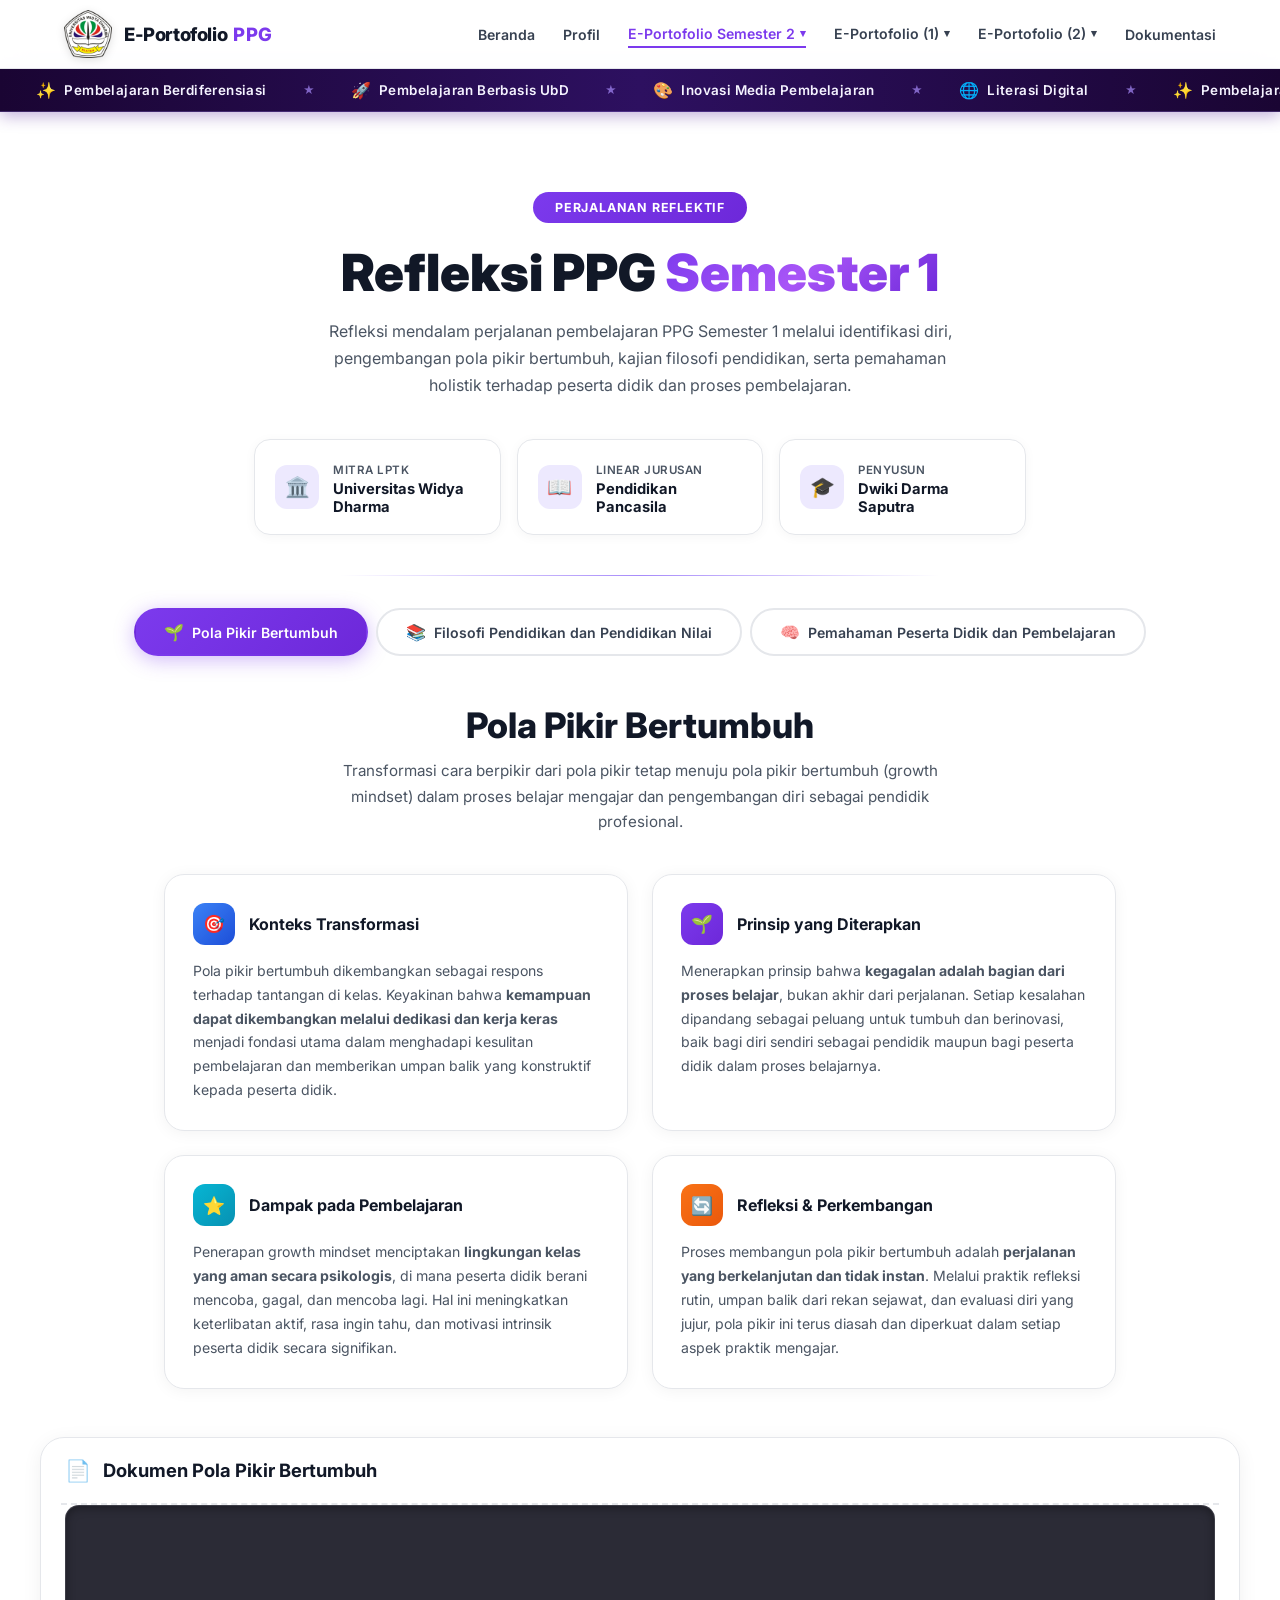
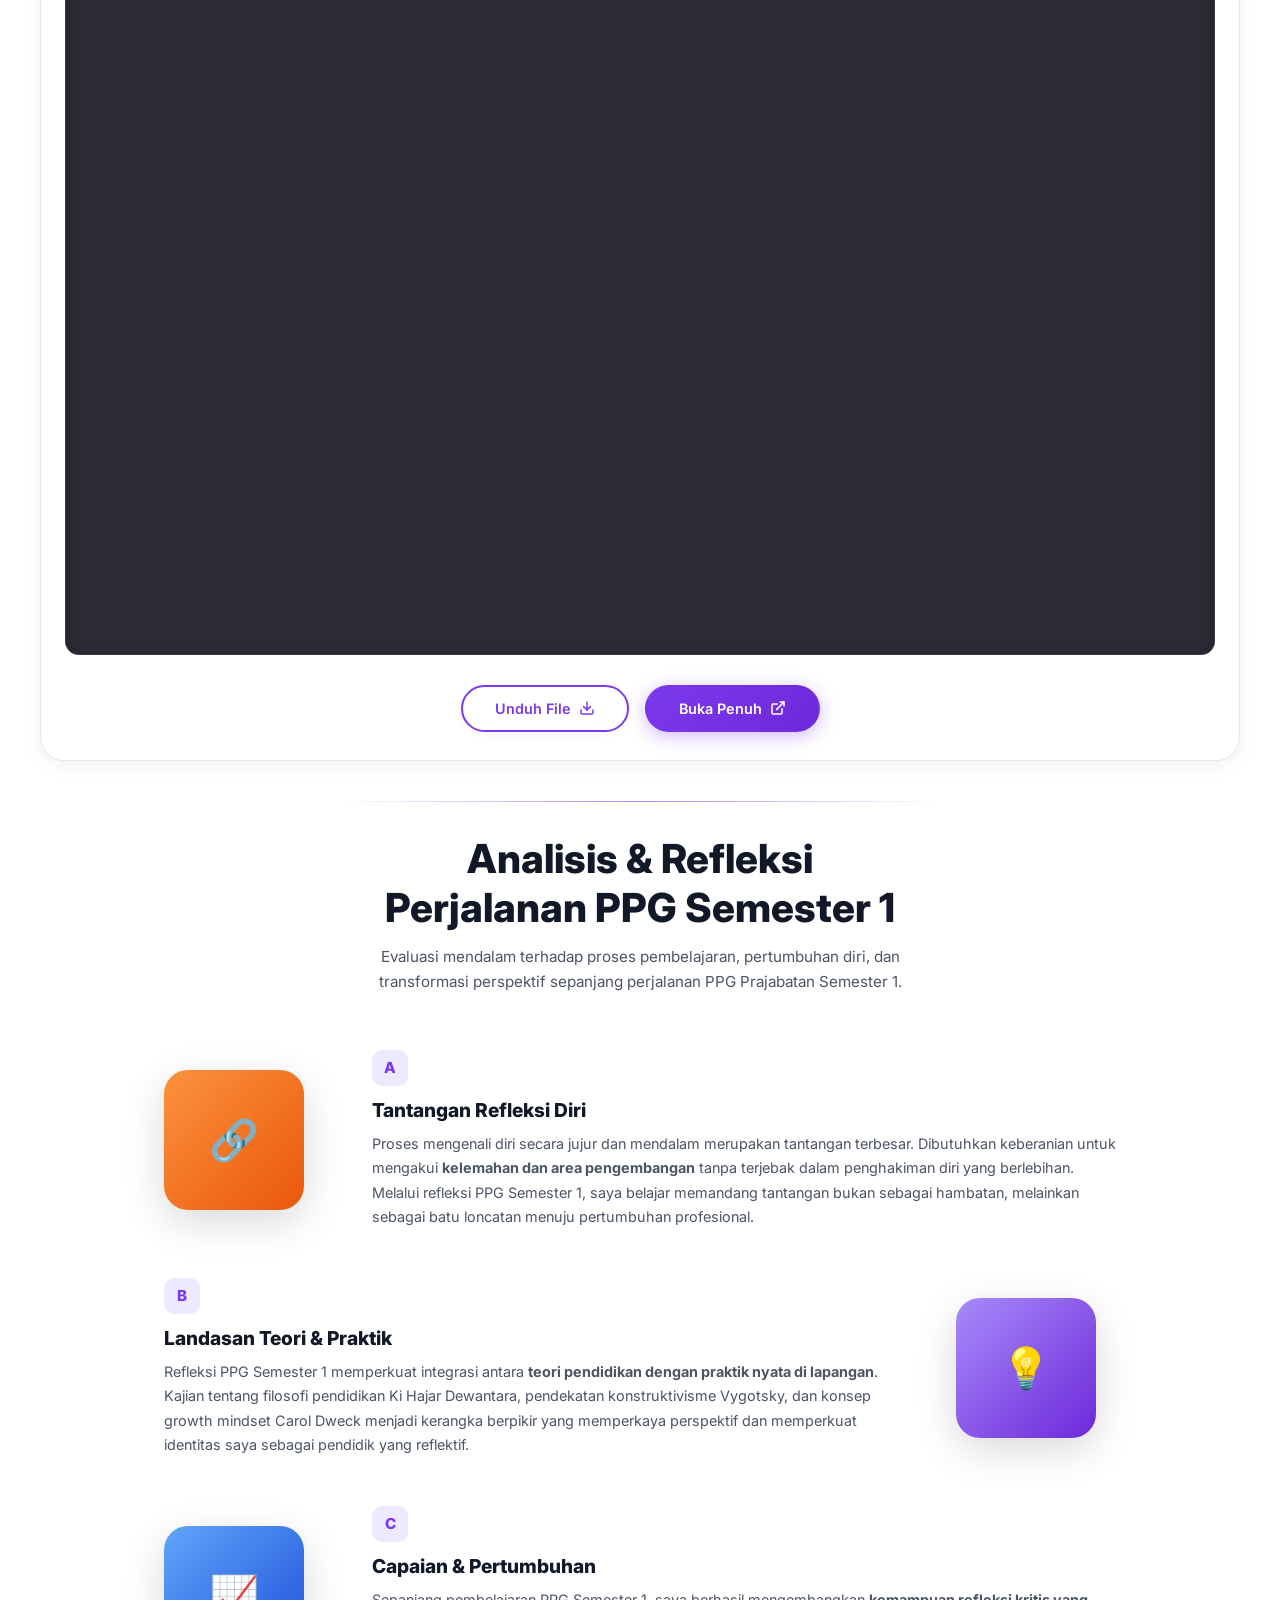
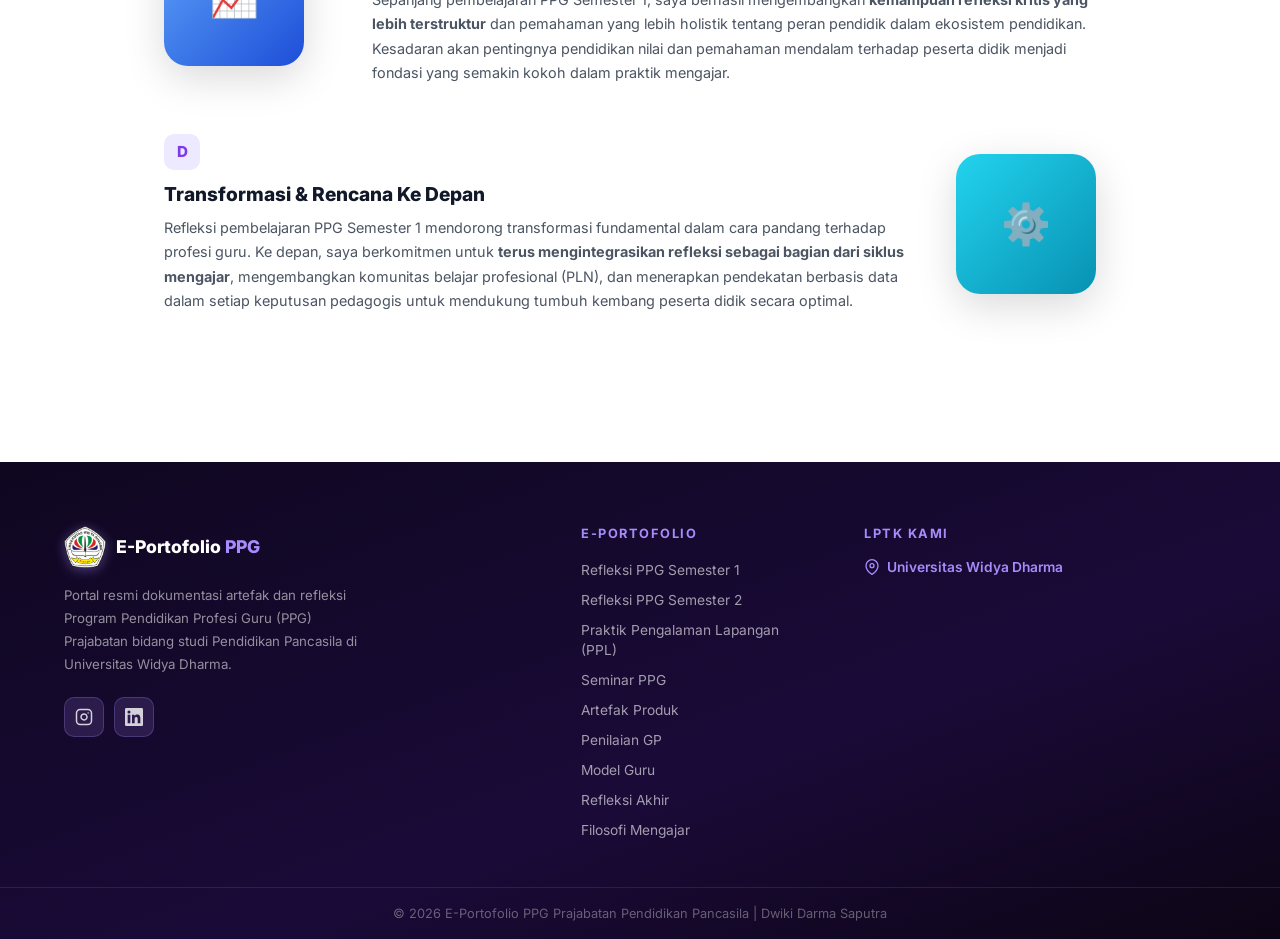
<file: seminar-ppg.html>
﻿<!DOCTYPE html>
<html lang="id">

<head>
  <meta charset="UTF-8" />
  <meta name="viewport" content="width=device-width, initial-scale=1.0" />
  <title>Refleksi PPG Semester 1 – E-Portofolio PPG</title>
  <meta name="description" content="Refleksi PPG Semester 1 Dwiki Darma Saputra – Perjalanan reflektif dalam identifikasi diri, pola pikir bertumbuh, filosofi pendidikan, dan pemahaman peserta didik." />
  <link rel="icon" href="unwidha_logo.png" type="image/png" />
  <link rel="preconnect" href="https://fonts.googleapis.com" />
  <link rel="preconnect" href="https://fonts.gstatic.com" crossorigin />
  <link href="https://fonts.googleapis.com/css2?family=Inter:wght@300;400;500;600;700;800;900&family=Playfair+Display:wght@700;800&display=swap" rel="stylesheet" />
  <link rel="stylesheet" href="style.css" />
  <style>
    /* ===== PAGE WRAPPER ===== */
    .page-wrapper {
      padding-top: 132px;
      padding-bottom: 60px;
      min-height: 100vh;
    }

    /* ===== PAGE HEADER ===== */
    .art-header {
      text-align: center;
      padding: 60px 24px 40px;
      animation: artFadeUp .7s ease both;
    }
    .art-badge {
      display: inline-block;
      background: linear-gradient(135deg, var(--purple-main), #6d28d9);
      color: #fff;
      font-size: .78rem;
      font-weight: 700;
      padding: 8px 22px;
      border-radius: 50px;
      letter-spacing: .8px;
      text-transform: uppercase;
      margin-bottom: 20px;
    }
    .art-title {
      font-family: 'Inter', sans-serif;
      font-weight: 900;
      font-size: clamp(2rem, 5vw, 3.2rem);
      color: var(--gray-900);
      margin-bottom: 16px;
      line-height: 1.15;
    }
    .art-title .text-gradient {
      background: linear-gradient(135deg, var(--purple-main), #a855f7, #6d28d9);
      -webkit-background-clip: text;
      -webkit-text-fill-color: transparent;
      background-clip: text;
    }
    .art-subtitle {
      font-size: 1rem;
      color: var(--gray-600);
      max-width: 640px;
      margin: 0 auto;
      line-height: 1.7;
    }

    @keyframes artFadeUp {
      from { opacity: 0; transform: translateY(24px); }
      to { opacity: 1; transform: translateY(0); }
    }

    /* ===== BENTO INFO GRID ===== */
    .bento-grid {
      display: grid;
      grid-template-columns: repeat(3, 1fr);
      gap: 16px;
      max-width: 820px;
      margin: 0 auto 40px;
      padding: 0 24px;
      animation: artFadeUp .7s ease .2s both;
    }
    .bento-item {
      display: flex;
      align-items: center;
      gap: 14px;
      background: #fff;
      border: 1px solid var(--gray-200);
      border-radius: 16px;
      padding: 18px 20px;
      transition: var(--transition);
      box-shadow: 0 2px 12px rgba(0,0,0,.04);
    }
    .bento-item:hover {
      transform: translateY(-3px);
      box-shadow: var(--shadow-md);
      border-color: var(--purple-light);
    }
    .bento-item .bento-icon {
      width: 44px; height: 44px;
      background: var(--purple-pale);
      border-radius: 12px;
      display: flex; align-items: center; justify-content: center;
      font-size: 1.25rem;
      flex-shrink: 0;
    }
    .bento-item label {
      font-size: .72rem;
      font-weight: 600;
      color: var(--gray-600);
      text-transform: uppercase;
      letter-spacing: .5px;
    }
    .bento-item h3 {
      font-size: .92rem;
      font-weight: 700;
      color: var(--gray-900);
      margin-top: 2px;
    }

    /* ===== SECTION DIVIDER ===== */
    .section-divider {
      border: none;
      height: 1px;
      background: linear-gradient(90deg, transparent, var(--purple-light), transparent);
      max-width: 600px;
      margin: 32px auto;
    }

    /* ===== TAB NAVIGATION ===== */
    .tabs-container {
      display: flex;
      justify-content: center;
      gap: 8px;
      flex-wrap: wrap;
      padding: 0 24px;
      margin-bottom: 48px;
      animation: artFadeUp .7s ease .4s both;
    }
    .tab-btn {
      display: inline-flex;
      align-items: center;
      gap: 8px;
      padding: 12px 28px;
      border: 2px solid var(--gray-200);
      border-radius: 50px;
      background: #fff;
      color: var(--gray-700);
      font-family: 'Inter', sans-serif;
      font-size: .88rem;
      font-weight: 600;
      cursor: pointer;
      transition: all .25s ease;
    }
    .tab-btn:hover {
      border-color: var(--purple-light);
      color: var(--purple-main);
      background: var(--purple-pale);
    }
    .tab-btn.active {
      background: linear-gradient(135deg, var(--purple-main), #6d28d9);
      color: #fff;
      border-color: transparent;
      box-shadow: 0 4px 20px rgba(124,58,237,.35);
    }
    .tab-btn .tab-icon { font-size: 1rem; }

    /* ===== TAB CONTENT ===== */
    .tab-content {
      display: none;
      animation: tabFade .4s ease;
    }
    .tab-content.active { display: block; }
    @keyframes tabFade {
      from { opacity: 0; transform: translateY(12px); }
      to { opacity: 1; transform: translateY(0); }
    }

    /* ===== TAB SECTION TITLE ===== */
    .section-title {
      text-align: center;
      margin-bottom: 40px;
    }
    .section-title h2 {
      font-family: 'Inter', sans-serif;
      font-weight: 800;
      font-size: clamp(1.5rem, 4vw, 2.2rem);
      color: var(--gray-900);
      margin-bottom: 12px;
    }
    .section-title p {
      font-size: .95rem;
      color: var(--gray-600);
      max-width: 600px;
      margin: 0 auto;
      line-height: 1.65;
    }

    /* ===== SCOUT CARDS ===== */
    .scouting-grid {
      display: grid;
      grid-template-columns: repeat(3, 1fr);
      gap: 24px;
      max-width: 1100px;
      margin: 0 auto 48px;
      padding: 0 24px;
    }
    .scout-card {
      background: #fff;
      border-radius: 20px;
      border: 1px solid var(--gray-200);
      overflow: hidden;
      box-shadow: 0 2px 16px rgba(0,0,0,.05);
      transition: var(--transition);
      display: flex; flex-direction: column;
    }
    .scout-card:hover {
      transform: translateY(-5px);
      box-shadow: 0 12px 40px rgba(124,58,237,.15);
    }
    .scout-header {
      padding: 22px 24px;
      display: flex;
      align-items: center;
      gap: 12px;
      color: #fff;
    }
    .scout-header .scout-icon {
      font-size: 1.5rem;
    }
    .scout-header h3 {
      font-size: 1rem;
      font-weight: 700;
    }
    .bg-gradient-blue { background: linear-gradient(135deg, #3b82f6, #1d4ed8); }
    .bg-gradient-purple { background: linear-gradient(135deg, var(--purple-main), #6d28d9); }
    .bg-gradient-cyan { background: linear-gradient(135deg, #06b6d4, #0891b2); }

    .scout-body {
      padding: 20px 24px;
      flex: 1;
    }
    .scout-list {
      list-style: none;
      display: flex; flex-direction: column;
      gap: 16px;
    }
    .scout-list li {
      display: flex;
      gap: 12px;
      align-items: flex-start;
    }
    .scout-list li .s-icon {
      font-size: 1rem;
      margin-top: 2px;
      flex-shrink: 0;
      color: #22c55e;
    }
    .scout-list li .s-icon.warn { color: #f97316; }
    .scout-list li strong {
      display: block;
      font-size: .85rem;
      font-weight: 700;
      color: var(--gray-900);
      margin-bottom: 2px;
    }
    .scout-list li span {
      font-size: .82rem;
      color: var(--gray-600);
      line-height: 1.5;
    }
    .scout-footer {
      padding: 14px 24px;
      border-top: 1px solid var(--gray-200);
      text-align: center;
    }
    .scout-tag {
      display: inline-block;
      font-size: .75rem;
      font-weight: 700;
      color: var(--purple-main);
      background: var(--purple-pale);
      padding: 6px 16px;
      border-radius: 50px;
    }

    /* ===== DOC CARDS (PDF Embed) ===== */
    .doc-card {
      background: #fff;
      border-radius: 24px;
      border: 1px solid var(--gray-200);
      overflow: hidden;
      max-width: 1200px;
      width: calc(100% - 48px);
      margin: 0 auto 40px;
      box-shadow: 0 4px 20px rgba(0,0,0,.06);
      transition: var(--transition);
    }
    .doc-card:hover {
      box-shadow: 0 10px 30px rgba(124,58,237,.1);
    }
    .doc-title {
      display: flex;
      align-items: center;
      gap: 12px;
      padding: 20px 24px;
      font-size: 1.15rem;
      font-weight: 700;
      color: var(--gray-900);
    }
    .doc-title .doc-icon {
      display: inline-flex;
      align-items: center;
      color: #ef4444;
      font-size: 1.3rem;
    }
    .dashed-divider {
      border: none;
      border-top: 2px dashed var(--gray-200);
      margin: 0 20px;
    }
    .pdf-container {
      background: #2b2b36;
      margin: 0 24px 24px;
      border-radius: 14px;
      overflow: hidden;
      height: 750px;
      display: flex;
      align-items: center;
      justify-content: center;
      box-shadow: inset 0 2px 10px rgba(0,0,0,.35);
      border: 1px solid rgba(255,255,255,.08);
    }
    .pdf-container iframe {
      width: 100%;
      height: 100%;
      border: none;
    }
    .pdf-placeholder {
      text-align: center;
      color: rgba(255,255,255,.65);
      padding: 48px 24px;
    }
    .pdf-placeholder .ph-icon {
      font-size: 3.5rem;
      margin-bottom: 16px;
      display: block;
      opacity: .85;
    }
    .pdf-placeholder p {
      font-size: .95rem;
      line-height: 1.6;
    }
    .pdf-actions {
      display: flex;
      gap: 16px;
      justify-content: center;
      align-items: center;
      padding: 6px 20px 28px;
      flex-wrap: wrap;
    }
    .btn-modern {
      display: inline-flex;
      align-items: center;
      justify-content: center;
      gap: 8px;
      padding: 13px 32px;
      border-radius: 50px;
      font-family: 'Inter', sans-serif;
      font-size: .9rem;
      font-weight: 600;
      text-decoration: none;
      transition: all .25s ease;
      cursor: pointer;
    }
    .btn-main {
      background: linear-gradient(135deg, var(--purple-main), #6d28d9);
      color: #fff;
      border: 2px solid transparent;
      box-shadow: 0 4px 18px rgba(124,58,237,.35);
    }
    .btn-main:hover {
      transform: translateY(-2px);
      box-shadow: 0 8px 26px rgba(124,58,237,.5);
    }
    .btn-sub {
      background: #fff;
      color: var(--purple-main);
      border: 2px solid var(--purple-main);
      box-shadow: 0 2px 10px rgba(0,0,0,.04);
    }
    .btn-sub:hover {
      background: var(--purple-pale);
      transform: translateY(-2px);
      box-shadow: 0 6px 18px rgba(124,58,237,.15);
    }

    /* ===== ANALYSIS CARDS ===== */
    .analysis-grid {
      display: grid;
      grid-template-columns: repeat(2, 1fr);
      gap: 24px;
      max-width: 1000px;
      margin: 0 auto 48px;
      padding: 0 24px;
    }
    .analysis-card {
      position: relative;
      background: #fff;
      border-radius: 20px;
      border: 1px solid var(--gray-200);
      padding: 28px;
      overflow: hidden;
      box-shadow: 0 2px 16px rgba(0,0,0,.05);
      transition: var(--transition);
    }
    .analysis-card:hover {
      transform: translateY(-4px);
      box-shadow: 0 12px 40px rgba(124,58,237,.15);
    }

    .ac-header {
      display: flex;
      align-items: center;
      gap: 14px;
      margin-bottom: 14px;
    }
    .ac-icon {
      width: 42px; height: 42px;
      border-radius: 12px;
      display: flex; align-items: center; justify-content: center;
      font-size: 1.1rem;
      color: #fff;
      flex-shrink: 0;
    }
    .ac-icon.bg-blue { background: linear-gradient(135deg, #3b82f6, #1d4ed8); }
    .ac-icon.bg-purple { background: linear-gradient(135deg, var(--purple-main), #6d28d9); }
    .ac-icon.bg-cyan { background: linear-gradient(135deg, #06b6d4, #0891b2); }
    .ac-icon.bg-orange { background: linear-gradient(135deg, #f97316, #ea580c); }
    .ac-header h3 {
      font-size: 1rem;
      font-weight: 700;
      color: var(--gray-900);
    }
    .analysis-card p {
      font-size: .88rem;
      color: var(--gray-600);
      line-height: 1.7;
    }

    /* ===== ZIGZAG REFLEKSI ===== */
    .zigzag-section {
      max-width: 1000px;
      margin: 0 auto;
      padding: 0 24px 40px;
    }
    .zigzag-row {
      display: flex;
      align-items: center;
      gap: 48px;
      margin-bottom: 48px;
    }
    .zigzag-row.reverse { flex-direction: row-reverse; }
    .zz-visual {
      flex: 0 0 160px;
    }
    .zz-card-3d {
      width: 140px; height: 140px;
      border-radius: 24px;
      display: flex; align-items: center; justify-content: center;
      position: relative;
      overflow: hidden;
      box-shadow: 0 12px 40px rgba(0,0,0,.15);
    }
    .zz-card-3d .zz-inner {
      font-size: 2.5rem;
      animation: floatIcon 3s ease-in-out infinite;
    }
    @keyframes floatIcon {
      0%, 100% { transform: translateY(0); }
      50% { transform: translateY(-8px); }
    }
    .bg-orange-glow { background: linear-gradient(135deg, #fb923c, #ea580c); }
    .bg-purple-glow { background: linear-gradient(135deg, var(--purple-light), #6d28d9); }
    .bg-blue-glow { background: linear-gradient(135deg, #60a5fa, #1d4ed8); }
    .bg-cyan-glow { background: linear-gradient(135deg, #22d3ee, #0891b2); }

    .zz-content { flex: 1; }
    .zz-number {
      display: inline-flex;
      align-items: center; justify-content: center;
      width: 36px; height: 36px;
      background: var(--purple-pale);
      color: var(--purple-main);
      font-weight: 800;
      font-size: .95rem;
      border-radius: 10px;
      margin-bottom: 12px;
    }
    .zz-content h3 {
      font-size: 1.2rem;
      font-weight: 800;
      color: var(--gray-900);
      margin-bottom: 10px;
    }
    .zz-content p {
      font-size: .9rem;
      color: var(--gray-600);
      line-height: 1.7;
    }

    /* ===== RESPONSIVE ===== */
    @media (max-width: 900px) {
      .doc-card { width: calc(100% - 32px); }
      .doc-title { padding: 18px 16px; font-size: 1.05rem; }
      .dashed-divider { margin: 0 14px; }
      .pdf-container { height: 600px; margin: 14px 10px 18px; border-radius: 12px; }
      .pdf-actions { padding: 6px 14px 22px; }
      .bento-grid { grid-template-columns: 1fr; max-width: 400px; }
      .scouting-grid { grid-template-columns: 1fr; max-width: 500px; }
      .analysis-grid { grid-template-columns: 1fr; }
      .zigzag-row, .zigzag-row.reverse {
        flex-direction: column;
        text-align: center;
      }
      .zz-visual { flex: 0 0 auto; }
    }
    @media (max-width: 600px) {
      .art-header { padding: 40px 16px 28px; }
      .doc-card { width: calc(100% - 20px); border-radius: 18px; }
      .doc-title { padding: 14px 14px; font-size: .95rem; gap: 8px; }
      .dashed-divider { margin: 0 10px; }
      .pdf-container { height: 440px; margin: 12px 8px 16px; border-radius: 10px; }
      .pdf-actions { padding: 6px 10px 18px; gap: 10px; }
      .btn-modern { padding: 11px 22px; font-size: .84rem; width: 100%; max-width: 280px; }
    }
  </style>
</head>

<body>

  <!-- NAV -->
  <nav class="navbar" id="navbar">
    <div class="nav-inner">
      <a href="index.html" class="nav-brand" aria-label="E-Portofolio PPG">
        <img src="unwidha_logo.png" alt="Logo Universitas Widya Dharma" class="unwidha-logo-img" />
        <span class="nav-brand-text">
          <span class="brand-eporto">E-Portofolio</span><span class="brand-ppg"> PPG</span>
        </span>
      </a>
      <ul class="nav-links" id="nav-links">
        <li><a href="index.html">Beranda</a></li>
        <li><a href="profil.html">Profil</a></li>
        <li class="nav-dropdown">
          <a href="#" class="nav-dropdown-toggle nav-active" id="eporto-sem2-toggle">E-Portofolio Semester 2 <span class="nav-arrow">&#9662;</span></a>
          <ul class="nav-dropdown-menu" id="eporto-sem2-menu">
            <li><a href="seminar-ppg.html" class="nav-active"><span>🎓</span> Refleksi PPG Semester 1</a></li>
            <li><a href="seminar-ppg-2.html"><span>🎓</span> Refleksi PPG Semester 2</a></li>
            <li><a href="ppl.html"><span>🏫</span> Praktik Pengalaman Lapangan (PPL)</a></li>
            <li><a href="seminar-ppg-3.html"><span>🎤</span> Seminar PPG</a></li>
          </ul>
        </li>
        <li class="nav-dropdown">
          <a href="#" class="nav-dropdown-toggle" id="eporto1-toggle">E-Portofolio (1) <span class="nav-arrow">&#9662;</span></a>
          <ul class="nav-dropdown-menu" id="eporto1-menu">
            <li><a href="artefak-produk.html"><span>📦</span> Artefak Produk</a></li>
            <li><a href="penilaian-gp.html"><span>⭐</span> Penilaian GP</a></li>
            <li><a href="model-guru.html"><span>👨‍🏫</span> Model Guru</a></li>
          </ul>
        </li>
        <li class="nav-dropdown">
          <a href="#" class="nav-dropdown-toggle" id="eporto2-toggle">E-Portofolio (2) <span class="nav-arrow">&#9662;</span></a>
          <ul class="nav-dropdown-menu" id="eporto2-menu">
            <li><a href="refleksi.html"><span>📖</span> Refleksi Akhir</a></li>
            <li><a href="filosofi-mengajar.html"><span>💡</span> Filosofi Mengajar</a></li>
          </ul>
        </li>
        <li><a href="dokumentasi.html">Dokumentasi</a></li>
      </ul>
      <button class="hamburger" id="hamburger" aria-label="Menu">&#9776;</button>
    </div>
  </nav>

  <!-- TICKER -->
  <div class="ticker-wrap" id="ticker-bar" aria-label="Highlight Pembelajaran">
    <div class="ticker-track">
      <span class="ticker-item"><span class="ticker-emoji">✨</span>Pembelajaran Berdiferensiasi</span>
      <span class="ticker-dot">★</span>
      <span class="ticker-item"><span class="ticker-emoji">🚀</span>Pembelajaran Berbasis UbD</span>
      <span class="ticker-dot">★</span>
      <span class="ticker-item"><span class="ticker-emoji">🎨</span>Inovasi Media Pembelajaran</span>
      <span class="ticker-dot">★</span>
      <span class="ticker-item"><span class="ticker-emoji">🌐</span>Literasi Digital</span>
      <span class="ticker-dot">★</span>
      <!-- duplicate for seamless loop -->
      <span class="ticker-item"><span class="ticker-emoji">✨</span>Pembelajaran Berdiferensiasi</span>
      <span class="ticker-dot">★</span>
      <span class="ticker-item"><span class="ticker-emoji">🚀</span>Pembelajaran Berbasis UbD</span>
      <span class="ticker-dot">★</span>
      <span class="ticker-item"><span class="ticker-emoji">🎨</span>Inovasi Media Pembelajaran</span>
      <span class="ticker-dot">★</span>
      <span class="ticker-item"><span class="ticker-emoji">🌐</span>Literasi Digital</span>
      <span class="ticker-dot">★</span>
    </div>
  </div>

  <!-- MAIN CONTENT -->
  <main class="page-wrapper">

    <!-- PAGE HEADER -->
    <div class="art-header">
      <span class="art-badge">Perjalanan Reflektif</span>
      <h1 class="art-title">Refleksi PPG <span class="text-gradient">Semester 1</span></h1>
      <p class="art-subtitle">Refleksi mendalam perjalanan pembelajaran PPG Semester 1 melalui identifikasi diri, pengembangan pola pikir bertumbuh, kajian filosofi pendidikan, serta pemahaman holistik terhadap peserta didik dan proses pembelajaran.</p>
    </div>

    <!-- BENTO INFO -->
    <div class="bento-grid">
      <div class="bento-item" data-aos="fade-up">
        <div class="bento-icon">🏛️</div>
        <div>
          <label>Mitra LPTK</label>
          <h3>Universitas Widya Dharma</h3>
        </div>
      </div>
      <div class="bento-item" data-aos="fade-up">
        <div class="bento-icon">📖</div>
        <div>
          <label>Linear Jurusan</label>
          <h3>Pendidikan Pancasila</h3>
        </div>
      </div>
      <div class="bento-item" data-aos="fade-up">
        <div class="bento-icon">🎓</div>
        <div>
          <label>Penyusun</label>
          <h3>Dwiki Darma Saputra</h3>
        </div>
      </div>
    </div>

    <hr class="section-divider" />

    <!-- TAB NAVIGATION -->
    <div class="tabs-container" id="tabs-container">
      <button class="tab-btn active" data-tab="tab-pola-pikir" onclick="openTab(event, 'tab-pola-pikir')">
        <span class="tab-icon">🌱</span> Pola Pikir Bertumbuh
      </button>
      <button class="tab-btn" data-tab="tab-filosofi" onclick="openTab(event, 'tab-filosofi')">
        <span class="tab-icon">📚</span> Filosofi Pendidikan dan Pendidikan Nilai
      </button>
      <button class="tab-btn" data-tab="tab-pemahaman" onclick="openTab(event, 'tab-pemahaman')">
        <span class="tab-icon">🧠</span> Pemahaman Peserta Didik dan Pembelajaran
      </button>
    </div>

    <!-- ===================== TAB: POLA PIKIR BERTUMBUH ===================== -->
    <section id="tab-pola-pikir" class="tab-content active">
      <div class="section-title">
        <h2>Pola Pikir <span class="text-gradient">Bertumbuh</span></h2>
        <p>Transformasi cara berpikir dari pola pikir tetap menuju pola pikir bertumbuh (growth mindset) dalam proses belajar mengajar dan pengembangan diri sebagai pendidik profesional.</p>
      </div>

      <div class="analysis-grid">
        <div class="analysis-card" data-aos="fade-up">
          <div class="ac-header">
            <div class="ac-icon bg-blue">🎯</div>
            <h3>Konteks Transformasi</h3>
          </div>
          <p>Pola pikir bertumbuh dikembangkan sebagai respons terhadap tantangan di kelas. Keyakinan bahwa <strong>kemampuan dapat dikembangkan melalui dedikasi dan kerja keras</strong> menjadi fondasi utama dalam menghadapi kesulitan pembelajaran dan memberikan umpan balik yang konstruktif kepada peserta didik.</p>
        </div>
        <div class="analysis-card" data-aos="fade-up">
          <div class="ac-header">
            <div class="ac-icon bg-purple">🌱</div>
            <h3>Prinsip yang Diterapkan</h3>
          </div>
          <p>Menerapkan prinsip bahwa <strong>kegagalan adalah bagian dari proses belajar</strong>, bukan akhir dari perjalanan. Setiap kesalahan dipandang sebagai peluang untuk tumbuh dan berinovasi, baik bagi diri sendiri sebagai pendidik maupun bagi peserta didik dalam proses belajarnya.</p>
        </div>
        <div class="analysis-card" data-aos="fade-up">
          <div class="ac-header">
            <div class="ac-icon bg-cyan">⭐</div>
            <h3>Dampak pada Pembelajaran</h3>
          </div>
          <p>Penerapan growth mindset menciptakan <strong>lingkungan kelas yang aman secara psikologis</strong>, di mana peserta didik berani mencoba, gagal, dan mencoba lagi. Hal ini meningkatkan keterlibatan aktif, rasa ingin tahu, dan motivasi intrinsik peserta didik secara signifikan.</p>
        </div>
        <div class="analysis-card" data-aos="fade-up">
          <div class="ac-header">
            <div class="ac-icon bg-orange">🔄</div>
            <h3>Refleksi & Perkembangan</h3>
          </div>
          <p>Proses membangun pola pikir bertumbuh adalah <strong>perjalanan yang berkelanjutan dan tidak instan</strong>. Melalui praktik refleksi rutin, umpan balik dari rekan sejawat, dan evaluasi diri yang jujur, pola pikir ini terus diasah dan diperkuat dalam setiap aspek praktik mengajar.</p>
        </div>
      </div>

      <!-- Document -->
      <div class="doc-card" data-aos="fade-up">
        <h3 class="doc-title">
          <span class="doc-icon">📄</span> Dokumen Pola Pikir Bertumbuh
        </h3>
        <hr class="dashed-divider" />
        <div class="pdf-container">
          <iframe src="Dwiki%20Darma%20Saputra_2501094740_Hasil%20Refleksi_Growth%20Mindset.pdf" title="Dokumen Pola Pikir Bertumbuh" loading="lazy"></iframe>
        </div>
        <div class="pdf-actions">
          <a href="Dwiki%20Darma%20Saputra_2501094740_Hasil%20Refleksi_Growth%20Mindset.pdf" download="Dwiki Darma Saputra_2501094740_Hasil Refleksi_Growth Mindset.pdf" class="btn-modern btn-sub">
            <span>Unduh File</span>
            <svg xmlns="http://www.w3.org/2000/svg" width="16" height="16" viewBox="0 0 24 24" fill="none" stroke="currentColor" stroke-width="2.3" stroke-linecap="round" stroke-linejoin="round"><path d="M21 15v4a2 2 0 0 1-2 2H5a2 2 0 0 1-2-2v-4"></path><polyline points="7 10 12 15 17 10"></polyline><line x1="12" y1="15" x2="12" y2="3"></line></svg>
          </a>
          <a href="Dwiki%20Darma%20Saputra_2501094740_Hasil%20Refleksi_Growth%20Mindset.pdf" target="_blank" class="btn-modern btn-main">
            <span>Buka Penuh</span>
            <svg xmlns="http://www.w3.org/2000/svg" width="16" height="16" viewBox="0 0 24 24" fill="none" stroke="currentColor" stroke-width="2.3" stroke-linecap="round" stroke-linejoin="round"><path d="M18 13v6a2 2 0 0 1-2 2H5a2 2 0 0 1-2-2V8a2 2 0 0 1 2-2h6"></path><polyline points="15 3 21 3 21 9"></polyline><line x1="10" y1="14" x2="21" y2="3"></line></svg>
          </a>
        </div>
      </div>
    </section>

    <!-- ===================== TAB: FILOSOFI PENDIDIKAN DAN PENDIDIKAN NILAI ===================== -->
    <section id="tab-filosofi" class="tab-content">
      <div class="section-title">
        <h2>Filosofi Pendidikan <span class="text-gradient">&amp; Pendidikan Nilai</span></h2>
        <p>Kajian mendalam tentang landasan filosofis pendidikan dan internalisasi nilai-nilai moral yang menjadi panduan dalam setiap praktik mengajar di kelas.</p>
      </div>

      <div class="analysis-grid">
        <div class="analysis-card" data-aos="fade-up">
          <div class="ac-header">
            <div class="ac-icon bg-blue">📜</div>
            <h3>Landasan Filosofis</h3>
          </div>
          <p>Praktik mengajar dilandasi oleh pemikiran Ki Hajar Dewantara tentang <strong>pendidikan yang memanusiakan manusia</strong>, serta filsafat konstruktivisme yang meyakini bahwa pengetahuan dibangun secara aktif oleh peserta didik melalui pengalaman dan interaksi dengan lingkungannya.</p>
        </div>
        <div class="analysis-card" data-aos="fade-up">
          <div class="ac-header">
            <div class="ac-icon bg-purple">🧭</div>
            <h3>Pendidikan Nilai</h3>
          </div>
          <p>Pendidikan nilai tidak hanya transfer pengetahuan, melainkan <strong>pembentukan karakter dan internalisasi nilai</strong> secara holistik. Nilai kejujuran, tanggung jawab, toleransi, dan gotong royong diintegrasikan ke dalam setiap aktivitas pembelajaran, bukan sekadar diajarkan sebagai materi tersendiri.</p>
        </div>
        <div class="analysis-card" data-aos="fade-up">
          <div class="ac-header">
            <div class="ac-icon bg-cyan">🌍</div>
            <h3>Implementasi di Kelas</h3>
          </div>
          <p>Filosofi pendidikan diterapkan melalui <strong>model pembelajaran yang berpusat pada peserta didik</strong>, menciptakan ruang dialog terbuka tentang nilai-nilai kehidupan. Setiap diskusi dan proyek kelas dirancang untuk memunculkan kesadaran moral dan tanggung jawab sosial secara organik.</p>
        </div>
        <div class="analysis-card" data-aos="fade-up">
          <div class="ac-header">
            <div class="ac-icon bg-orange">💫</div>
            <h3>Tantangan & Refleksi</h3>
          </div>
          <p>Tantangan terbesar adalah <strong>menjaga autentisitas nilai di tengah tekanan kurikulum yang padat</strong>. Refleksi berkelanjutan diperlukan untuk memastikan bahwa orientasi pendidikan tidak semata-mata mengejar hasil akademis, namun tetap setia pada tujuan utama membentuk manusia yang utuh dan berkarakter.</p>
        </div>
      </div>

      <!-- Document -->
      <div class="doc-card" data-aos="fade-up">
        <h3 class="doc-title">
          <span class="doc-icon">📄</span> Dokumen Filosofi Pendidikan dan Pendidikan Nilai
        </h3>
        <hr class="dashed-divider" />
        <div class="pdf-container">
          <iframe src="Dwiki%20Darma%20Saputra_2501094740_Hasil%20Refleksi_Filosofi%20dan%20Pendidikan%20Nilai.pdf" title="Dokumen Filosofi Pendidikan dan Pendidikan Nilai" loading="lazy"></iframe>
        </div>
        <div class="pdf-actions">
          <a href="Dwiki%20Darma%20Saputra_2501094740_Hasil%20Refleksi_Filosofi%20dan%20Pendidikan%20Nilai.pdf" download="Dwiki Darma Saputra_2501094740_Hasil Refleksi_Filosofi dan Pendidikan Nilai.pdf" class="btn-modern btn-sub">
            <span>Unduh File</span>
            <svg xmlns="http://www.w3.org/2000/svg" width="16" height="16" viewBox="0 0 24 24" fill="none" stroke="currentColor" stroke-width="2.3" stroke-linecap="round" stroke-linejoin="round"><path d="M21 15v4a2 2 0 0 1-2 2H5a2 2 0 0 1-2-2v-4"></path><polyline points="7 10 12 15 17 10"></polyline><line x1="12" y1="15" x2="12" y2="3"></line></svg>
          </a>
          <a href="Dwiki%20Darma%20Saputra_2501094740_Hasil%20Refleksi_Filosofi%20dan%20Pendidikan%20Nilai.pdf" target="_blank" class="btn-modern btn-main">
            <span>Buka Penuh</span>
            <svg xmlns="http://www.w3.org/2000/svg" width="16" height="16" viewBox="0 0 24 24" fill="none" stroke="currentColor" stroke-width="2.3" stroke-linecap="round" stroke-linejoin="round"><path d="M18 13v6a2 2 0 0 1-2 2H5a2 2 0 0 1-2-2V8a2 2 0 0 1 2-2h6"></path><polyline points="15 3 21 3 21 9"></polyline><line x1="10" y1="14" x2="21" y2="3"></line></svg>
          </a>
        </div>
      </div>
    </section>

    <!-- ===================== TAB: PEMAHAMAN PESERTA DIDIK DAN PEMBELAJARAN ===================== -->
    <section id="tab-pemahaman" class="tab-content">
      <div class="section-title">
        <h2>Pemahaman Peserta Didik <span class="text-gradient">&amp; Pembelajaran</span></h2>
        <p>Kajian komprehensif tentang karakteristik, kebutuhan, dan gaya belajar peserta didik sebagai dasar perancangan pengalaman belajar yang bermakna, inklusif, dan berpusat pada peserta didik.</p>
      </div>

      <div class="analysis-grid">
        <div class="analysis-card" data-aos="fade-up">
          <div class="ac-header">
            <div class="ac-icon bg-blue">🔬</div>
            <h3>Pemahaman Karakteristik</h3>
          </div>
          <p>Pemahaman mendalam terhadap <strong>keragaman karakteristik peserta didik</strong> – mulai dari gaya belajar visual, auditori, kinestetik, hingga latar belakang sosial-budaya – menjadi dasar utama dalam merancang pembelajaran yang responsif dan inklusif bagi semua peserta didik.</p>
        </div>
        <div class="analysis-card" data-aos="fade-up">
          <div class="ac-header">
            <div class="ac-icon bg-purple">🎓</div>
            <h3>Desain Pembelajaran</h3>
          </div>
          <p>Merancang pengalaman belajar yang <strong>bermakna dan autentik</strong> dengan mempertimbangkan zona perkembangan proksimal setiap peserta didik. Pendekatan scaffolding diterapkan secara sistematis untuk membantu peserta didik mencapai potensi optimalnya secara bertahap.</p>
        </div>
        <div class="analysis-card" data-aos="fade-up">
          <div class="ac-header">
            <div class="ac-icon bg-cyan">📊</div>
            <h3>Asesmen Formatif</h3>
          </div>
          <p>Penerapan <strong>asesmen formatif yang berkelanjutan</strong> untuk memahami progress belajar setiap peserta didik secara real-time. Data asesmen digunakan sebagai dasar penyesuaian strategi pembelajaran agar lebih tepat sasaran, responsif, dan efektif.</p>
        </div>
        <div class="analysis-card" data-aos="fade-up">
          <div class="ac-header">
            <div class="ac-icon bg-orange">🤝</div>
            <h3>Keterlibatan & Motivasi</h3>
          </div>
          <p>Membangun keterlibatan aktif peserta didik melalui <strong>strategi pembelajaran kooperatif dan proyek berbasis masalah kontekstual</strong>. Menciptakan lingkungan kelas yang psikologis aman, di mana setiap peserta didik merasa dihargai, didengar, dan termotivasi untuk berkontribusi.</p>
        </div>
      </div>

      <!-- Document -->
      <div class="doc-card" data-aos="fade-up">
        <h3 class="doc-title">
          <span class="doc-icon">📄</span> Dokumen Pemahaman Peserta Didik dan Pembelajaran
        </h3>
        <hr class="dashed-divider" />
        <div class="pdf-container">
          <iframe src="Dwiki%20Darma%20Saputra_2501094740_Hasil%20Refleksi_Pemahaman%20tentang%20Perkembangan%20Peserta%20Didik%20dan%20Pembelajarannya.pdf" title="Dokumen Pemahaman Peserta Didik dan Pembelajaran" loading="lazy"></iframe>
        </div>
        <div class="pdf-actions">
          <a href="Dwiki%20Darma%20Saputra_2501094740_Hasil%20Refleksi_Pemahaman%20tentang%20Perkembangan%20Peserta%20Didik%20dan%20Pembelajarannya.pdf" download="Dwiki Darma Saputra_2501094740_Hasil Refleksi_Pemahaman tentang Perkembangan Peserta Didik dan Pembelajarannya.pdf" class="btn-modern btn-sub">
            <span>Unduh File</span>
            <svg xmlns="http://www.w3.org/2000/svg" width="16" height="16" viewBox="0 0 24 24" fill="none" stroke="currentColor" stroke-width="2.3" stroke-linecap="round" stroke-linejoin="round"><path d="M21 15v4a2 2 0 0 1-2 2H5a2 2 0 0 1-2-2v-4"></path><polyline points="7 10 12 15 17 10"></polyline><line x1="12" y1="15" x2="12" y2="3"></line></svg>
          </a>
          <a href="Dwiki%20Darma%20Saputra_2501094740_Hasil%20Refleksi_Pemahaman%20tentang%20Perkembangan%20Peserta%20Didik%20dan%20Pembelajarannya.pdf" target="_blank" class="btn-modern btn-main">
            <span>Buka Penuh</span>
            <svg xmlns="http://www.w3.org/2000/svg" width="16" height="16" viewBox="0 0 24 24" fill="none" stroke="currentColor" stroke-width="2.3" stroke-linecap="round" stroke-linejoin="round"><path d="M18 13v6a2 2 0 0 1-2 2H5a2 2 0 0 1-2-2V8a2 2 0 0 1 2-2h6"></path><polyline points="15 3 21 3 21 9"></polyline><line x1="10" y1="14" x2="21" y2="3"></line></svg>
          </a>
        </div>
      </div>
    </section>

    <!-- ===================== ANALISIS & REFLEKSI ===================== -->
    <hr class="section-divider" />

    <section id="refleksi-seminar" data-aos="fade-up">
      <div class="section-title" style="margin-bottom: 56px;">
        <h2 style="font-size: clamp(1.8rem, 4vw, 2.5rem);">Analisis & Refleksi<br><span class="text-gradient">Perjalanan PPG Semester 1</span></h2>
        <p>Evaluasi mendalam terhadap proses pembelajaran, pertumbuhan diri, dan transformasi perspektif sepanjang perjalanan PPG Prajabatan Semester 1.</p>
      </div>

      <div class="zigzag-section">

        <!-- A: Tantangan -->
        <div class="zigzag-row" data-aos="fade-up">
          <div class="zz-visual">
            <div class="zz-card-3d bg-orange-glow">
              <div class="zz-inner">🔗</div>
            </div>
          </div>
          <div class="zz-content">
            <div class="zz-number">A</div>
            <h3>Tantangan Refleksi Diri</h3>
            <p>Proses mengenali diri secara jujur dan mendalam merupakan tantangan terbesar. Dibutuhkan keberanian untuk mengakui <strong>kelemahan dan area pengembangan</strong> tanpa terjebak dalam penghakiman diri yang berlebihan. Melalui refleksi PPG Semester 1, saya belajar memandang tantangan bukan sebagai hambatan, melainkan sebagai batu loncatan menuju pertumbuhan profesional.</p>
          </div>
        </div>

        <!-- B: Teori -->
        <div class="zigzag-row reverse" data-aos="fade-up">
          <div class="zz-visual">
            <div class="zz-card-3d bg-purple-glow">
              <div class="zz-inner">💡</div>
            </div>
          </div>
          <div class="zz-content">
            <div class="zz-number">B</div>
            <h3>Landasan Teori & Praktik</h3>
            <p>Refleksi PPG Semester 1 memperkuat integrasi antara <strong>teori pendidikan dengan praktik nyata di lapangan</strong>. Kajian tentang filosofi pendidikan Ki Hajar Dewantara, pendekatan konstruktivisme Vygotsky, dan konsep growth mindset Carol Dweck menjadi kerangka berpikir yang memperkaya perspektif dan memperkuat identitas saya sebagai pendidik yang reflektif.</p>
          </div>
        </div>

        <!-- C: Keberhasilan -->
        <div class="zigzag-row" data-aos="fade-up">
          <div class="zz-visual">
            <div class="zz-card-3d bg-blue-glow">
              <div class="zz-inner">📈</div>
            </div>
          </div>
          <div class="zz-content">
            <div class="zz-number">C</div>
            <h3>Capaian & Pertumbuhan</h3>
            <p>Sepanjang pembelajaran PPG Semester 1, saya berhasil mengembangkan <strong>kemampuan refleksi kritis yang lebih terstruktur</strong> dan pemahaman yang lebih holistik tentang peran pendidik dalam ekosistem pendidikan. Kesadaran akan pentingnya pendidikan nilai dan pemahaman mendalam terhadap peserta didik menjadi fondasi yang semakin kokoh dalam praktik mengajar.</p>
          </div>
        </div>

        <!-- D: Penyesuaian -->
        <div class="zigzag-row reverse" data-aos="fade-up">
          <div class="zz-visual">
            <div class="zz-card-3d bg-cyan-glow">
              <div class="zz-inner">⚙️</div>
            </div>
          </div>
          <div class="zz-content">
            <div class="zz-number">D</div>
            <h3>Transformasi & Rencana Ke Depan</h3>
            <p>Refleksi pembelajaran PPG Semester 1 mendorong transformasi fundamental dalam cara pandang terhadap profesi guru. Ke depan, saya berkomitmen untuk <strong>terus mengintegrasikan refleksi sebagai bagian dari siklus mengajar</strong>, mengembangkan komunitas belajar profesional (PLN), dan menerapkan pendekatan berbasis data dalam setiap keputusan pedagogis untuk mendukung tumbuh kembang peserta didik secara optimal.</p>
          </div>
        </div>

      </div>
    </section>

  </main>

  <!-- FOOTER -->
  <footer class="footer-new">
    <div class="footer-top">
      <div class="container footer-grid">
        <div class="footer-col">
          <div class="footer-brand">
            <img src="unwidha_logo.png" alt="Logo Unwidha" class="footer-logo-img" />
            <span class="footer-brand-name"><span class="fb-eporto">E-Portofolio</span><span class="fb-ppg"> PPG</span></span>
          </div>
          <p class="footer-desc">Portal resmi dokumentasi artefak dan refleksi Program Pendidikan Profesi Guru (PPG) Prajabatan bidang studi Pendidikan Pancasila di Universitas Widya Dharma.</p>
          <div class="footer-socials">
            <a href="https://www.instagram.com/ikdrsptra_/" target="_blank" rel="noopener" class="footer-social-btn" aria-label="Instagram">
              <svg xmlns="http://www.w3.org/2000/svg" width="18" height="18" viewBox="0 0 24 24" fill="none" stroke="currentColor" stroke-width="2" stroke-linecap="round" stroke-linejoin="round"><rect x="2" y="2" width="20" height="20" rx="5" ry="5"/><path d="M16 11.37A4 4 0 1 1 12.63 8 4 4 0 0 1 16 11.37z"/><line x1="17.5" y1="6.5" x2="17.51" y2="6.5"/></svg>
            </a>
            <a href="https://www.linkedin.com/in/dwikidarmasaputra080502" target="_blank" rel="noopener" class="footer-social-btn" aria-label="LinkedIn">
              <svg xmlns="http://www.w3.org/2000/svg" width="18" height="18" viewBox="0 0 24 24" fill="currentColor"><path d="M20.447 20.452h-3.554v-5.569c0-1.328-.027-3.037-1.852-3.037-1.853 0-2.136 1.445-2.136 2.939v5.667H9.351V9h3.414v1.561h.046c.477-.9 1.637-1.85 3.37-1.85 3.601 0 4.267 2.37 4.267 5.455v6.286zM5.337 7.433a2.062 2.062 0 0 1-2.063-2.065 2.064 2.064 0 1 1 2.063 2.065zm1.782 13.019H3.555V9h3.564v11.452zM22.225 0H1.771C.792 0 0 .774 0 1.729v20.542C0 23.227.792 24 1.771 24h20.451C23.2 24 24 23.227 24 22.271V1.729C24 .774 23.2 0 22.222 0h.003z"/></svg>
            </a>
          </div>
        </div>
        <div class="footer-col">
          <h4 class="footer-col-title">E-Portofolio</h4>
          <ul class="footer-links">
            <li><a href="seminar-ppg.html">Refleksi PPG Semester 1</a></li>
            <li><a href="seminar-ppg-2.html">Refleksi PPG Semester 2</a></li>
            <li><a href="ppl.html">Praktik Pengalaman Lapangan (PPL)</a></li>
            <li><a href="seminar-ppg-3.html">Seminar PPG</a></li>
            <li><a href="artefak-produk.html">Artefak Produk</a></li>
            <li><a href="penilaian-gp.html">Penilaian GP</a></li>
            <li><a href="model-guru.html">Model Guru</a></li>
            <li><a href="refleksi.html">Refleksi Akhir</a></li>
            <li><a href="filosofi-mengajar.html">Filosofi Mengajar</a></li>
          </ul>
        </div>
        <div class="footer-col">
          <h4 class="footer-col-title">LPTK Kami</h4>
          <a href="https://maps.app.goo.gl/tfwrJ8PoLEfRgoeG6" target="_blank" rel="noopener" class="footer-lptk-link">
            <svg xmlns="http://www.w3.org/2000/svg" width="16" height="16" viewBox="0 0 24 24" fill="none" stroke="currentColor" stroke-width="2" stroke-linecap="round" stroke-linejoin="round"><path d="M21 10c0 7-9 13-9 13s-9-6-9-13a9 9 0 0 1 18 0z"/><circle cx="12" cy="10" r="3"/></svg>
            Universitas Widya Dharma
          </a>
          <div class="footer-map-embed">
            <iframe src="https://www.google.com/maps/embed?pb=!1m18!1m12!1m3!1d3952.697!2d110.6047!3d-7.7128!2m3!1f0!2f0!3f0!3m2!1i1024!2i768!4f13.1!3m3!1m2!1s0x2e7a3c1b3e000001%3A0x1!2sUniversitas+Widya+Dharma+Klaten!5e0!3m2!1sid!2sid!4v1" width="100%" height="140" style="border:0; border-radius:10px; opacity:.85;" allowfullscreen="" loading="lazy" referrerpolicy="no-referrer-when-downgrade"></iframe>
          </div>
        </div>
      </div>
    </div>
    <div class="footer-bottom">
      <div class="container">
        <p>&copy; 2026 E-Portofolio PPG Prajabatan Pendidikan Pancasila | Dwiki Darma Saputra</p>
      </div>
    </div>
  </footer>

  <script src="script.js"></script>
  <script>
    // ===== TAB SWITCHING WITH HASH NAVIGATION =====
    function openTab(evt, tabId) {
      // Hide all tab contents
      document.querySelectorAll('.tab-content').forEach(t => t.classList.remove('active'));
      // Deactivate all tab buttons
      document.querySelectorAll('.tab-btn').forEach(b => b.classList.remove('active'));

      // Show selected tab
      const tabEl = document.getElementById(tabId);
      if (tabEl) tabEl.classList.add('active');

      // Activate clicked button
      if (evt && evt.currentTarget) {
        evt.currentTarget.classList.add('active');
      } else {
        // Activate button by data-tab attribute
        document.querySelectorAll('.tab-btn').forEach(b => {
          if (b.getAttribute('data-tab') === tabId) b.classList.add('active');
        });
      }

      // Update URL hash without scrolling
      history.replaceState(null, null, '#' + tabId.replace('tab-', ''));
    }

    // ===== READ HASH ON LOAD / REFRESH =====
    function initTabFromHash() {
      const hash = window.location.hash.replace('#', '');
      const tabMap = {
        'pola-pikir': 'tab-pola-pikir',
        'filosofi': 'tab-filosofi',
        'pemahaman': 'tab-pemahaman'
      };
      const targetTab = tabMap[hash];
      if (targetTab) {
        openTab(null, targetTab);
      }
    }

    // Init on DOM ready
    document.addEventListener('DOMContentLoaded', initTabFromHash);
    // Also handle back/forward navigation
    window.addEventListener('hashchange', initTabFromHash);
  </script>

</body>
</html>
</file>
<file: style.css>
/* ===== RESET & BASE ===== */
*, *::before, *::after { box-sizing: border-box; margin: 0; padding: 0; }

:root {
  --purple-deep: #4c1d95;
  --purple-main: #7c3aed;
  --purple-light: #a78bfa;
  --purple-pale: #ede9fe;
  --purple-blob: rgba(124,58,237,.18);
  --maroon: #9b1c1c;
  --maroon-light: #fca5a5;
  --white: #ffffff;
  --gray-50: #f9fafb;
  --gray-100: #f3f4f6;
  --gray-200: #e5e7eb;
  --gray-600: #4b5563;
  --gray-700: #374151;
  --gray-900: #111827;
  --shadow-md: 0 4px 24px rgba(124,58,237,.12);
  --shadow-lg: 0 12px 48px rgba(124,58,237,.18);
  --radius: 20px;
  --transition: .3s cubic-bezier(.4,0,.2,1);
}

html { scroll-behavior: smooth; }

body {
  font-family: 'Inter', sans-serif;
  color: var(--gray-900);
  background: var(--white);
  overflow-x: hidden;
}

.container { max-width: 1200px; margin: 0 auto; padding: 0 24px; }

/* ===== NAVBAR ===== */
.navbar {
  position: fixed; top: 0; left: 0; right: 0; z-index: 100;
  background: rgba(255,255,255,.85);
  backdrop-filter: blur(16px);
  border-bottom: 1px solid var(--gray-200);
  transition: var(--transition);
}
.navbar.scrolled { box-shadow: var(--shadow-md); }
.nav-inner {
  max-width: 1200px; margin: 0 auto; padding: 0 24px;
  display: flex; align-items: center; justify-content: space-between;
  height: 68px;
}
.nav-brand {
  display: flex; align-items: center; gap: 12px;
  text-decoration: none; flex-shrink: 0;
  transition: var(--transition);
}
.nav-brand:hover { opacity: .85; }
.unwidha-logo-img {
  height: 48px; width: 48px;
  object-fit: contain;
  display: block;
  filter: drop-shadow(0 2px 4px rgba(0,0,0,.12));
}
.nav-brand-text {
  display: flex;
  flex-direction: row;
  align-items: baseline;
  gap: 6px;
}
.brand-eporto {
  font-family: 'Inter', sans-serif;
  font-size: 1.15rem;
  font-weight: 800;
  color: #111827;
  letter-spacing: -.4px;
}
.brand-ppg {
  font-family: 'Inter', sans-serif;
  font-size: 1.15rem;
  font-weight: 800;
  color: var(--purple-main);
  letter-spacing: .5px;
}

/* ===== TICKER ===== */
.ticker-wrap {
  position: fixed;
  top: 68px;
  left: 0; right: 0;
  z-index: 99;
  background: linear-gradient(90deg, #1a0533 0%, #2d1060 50%, #1a0533 100%);
  overflow: hidden;
  height: 44px;
  display: flex;
  align-items: center;
  border-bottom: 1px solid rgba(167,139,250,.25);
  box-shadow: 0 4px 16px rgba(76,29,149,.35);
}
.ticker-track {
  display: flex;
  align-items: center;
  white-space: nowrap;
  animation: ticker-scroll 28s linear infinite;
  gap: 0;
}
.ticker-track:hover { animation-play-state: paused; }
.ticker-item {
  display: inline-flex;
  align-items: center;
  gap: 8px;
  padding: 0 36px;
  font-size: .84rem;
  font-weight: 600;
  color: #f5f3ff;
  letter-spacing: .4px;
  white-space: nowrap;
}
.ticker-emoji {
  font-size: 1rem;
  flex-shrink: 0;
}
.ticker-dot {
  color: var(--purple-light);
  font-size: .7rem;
  opacity: .7;
  flex-shrink: 0;
}
@keyframes ticker-scroll {
  0%   { transform: translateX(0); }
  100% { transform: translateX(-50%); }
}
.dot { color: var(--maroon); }
.nav-links { display: flex; gap: 28px; list-style: none; align-items: center; }
.nav-links a {
  text-decoration: none; font-size: .88rem; font-weight: 600;
  color: var(--gray-700); transition: var(--transition); padding: 4px 0;
  border-bottom: 2px solid transparent;
}
.nav-links a:hover, .nav-links a.nav-active {
  color: var(--purple-main);
  border-bottom-color: var(--purple-main);
}
/* Dropdown */
.nav-dropdown { position: relative; }
.nav-dropdown-toggle {
  display: flex; align-items: center; gap: 5px; cursor: pointer;
}
.nav-arrow { font-size: .7rem; transition: transform .2s; }
.nav-dropdown:hover .nav-arrow,
.nav-dropdown.active-dropdown .nav-arrow { transform: rotate(180deg); }
.nav-dropdown-menu {
  display: none; position: absolute; top: calc(100% + 12px); left: 50%;
  transform: translateX(-50%);
  background: #fff; border-radius: 14px; min-width: 200px;
  box-shadow: 0 12px 40px rgba(124,58,237,.18);
  border: 1px solid rgba(124,58,237,.12);
  list-style: none; padding: 8px;
  z-index: 200;
  animation: ddFade .18s ease;
}
@keyframes ddFade {
  from { opacity: 0; transform: translateX(-50%) translateY(-8px); }
  to   { opacity: 1; transform: translateX(-50%) translateY(0); }
}
.nav-dropdown:hover .nav-dropdown-menu,
.nav-dropdown.active-dropdown .nav-dropdown-menu { display: block; }
.nav-dropdown-menu li a {
  display: flex; align-items: center; gap: 10px;
  padding: 9px 14px; border-radius: 8px;
  font-size: .86rem; font-weight: 500; color: var(--gray-700);
  text-decoration: none; border-bottom: none;
  transition: background .2s, color .2s;
}
.nav-dropdown-menu li a:hover {
  background: var(--purple-pale); color: var(--purple-main);
  border-bottom: none;
}
.nav-dropdown-menu li a span { font-size: 1rem; }
.hamburger { display: none; background: none; border: none; font-size: 1.5rem; cursor: pointer; color: var(--purple-main); }

/* ===== HERO ===== */
.hero {
  min-height: 100vh;
  background: linear-gradient(135deg, #faf9ff 0%, #f5f3ff 50%, #fdf4ff 100%);
  display: flex; align-items: center;
  position: relative; overflow: hidden;
  padding-top: 112px;
}

/* blobs */
.blob {
  position: absolute; border-radius: 50%;
  filter: blur(60px); pointer-events: none;
}
.blob-1 {
  width: 420px; height: 420px;
  background: var(--purple-blob);
  top: -100px; left: -80px;
  animation: float1 8s ease-in-out infinite;
}
.blob-2 {
  width: 320px; height: 320px;
  background: rgba(155,28,28,.12);
  bottom: 20px; left: 200px;
  animation: float2 10s ease-in-out infinite;
}
.blob-3 {
  width: 200px; height: 200px;
  background: rgba(167,139,250,.2);
  top: 60%; right: 5%;
  animation: float1 7s ease-in-out infinite reverse;
}
.circle {
  position: absolute; border-radius: 50%; border: 2px solid rgba(124,58,237,.15);
  pointer-events: none;
}
.c1 { width: 120px; height: 120px; top: 15%; right: 25%; }
.c2 { width: 60px; height: 60px; bottom: 20%; right: 40%; }
.c3 { width: 80px; height: 80px; top: 35%; left: 40%; border-style: dashed; }

@keyframes float1 {
  0%,100% { transform: translate(0,0) scale(1); }
  50% { transform: translate(30px,-30px) scale(1.05); }
}
@keyframes float2 {
  0%,100% { transform: translate(0,0); }
  50% { transform: translate(-20px,20px); }
}

.hero-content {
  position: relative; z-index: 2;
  max-width: 1200px; margin: 0 auto; padding: 0 24px;
  display: flex; align-items: center; justify-content: space-between;
  gap: 48px; width: 100%;
}
.hero-text { flex: 1; max-width: 540px; }
.hero-subtitle {
  font-size: .9rem; font-weight: 500; color: var(--gray-600);
  letter-spacing: .5px; margin-bottom: 16px;
  animation: fadeUp .6s ease both;
}
.hero-name {
  font-family: 'Inter', sans-serif; font-weight: 900;
  font-size: clamp(3rem, 7vw, 5.5rem);
  line-height: 1.05; color: var(--gray-900);
  margin-bottom: 20px;
  animation: fadeUp .7s ease .1s both;
}
.hero-tagline {
  font-size: 1rem; line-height: 1.65; color: var(--gray-700);
  margin-bottom: 28px;
  animation: fadeUp .7s ease .2s both;
}
.hero-social-row {
  display: flex; gap: 12px; flex-wrap: wrap;
  margin-bottom: 28px;
  animation: fadeUp .7s ease .3s both;
}
.hero-social-btn {
  display: inline-flex; align-items: center; gap: 8px;
  border: 1.5px solid var(--purple-light);
  border-radius: 40px; padding: 9px 20px;
  font-size: .85rem; font-weight: 600; color: var(--purple-main);
  text-decoration: none; background: transparent;
  transition: var(--transition);
}
.hero-social-btn:hover { background: var(--purple-pale); border-color: var(--purple-main); transform: translateY(-2px); }
.hero-social-btn.linkedin { color: #0077b5; border-color: #0077b5; }
.hero-social-btn.linkedin:hover { background: #e8f4fc; }
.hero-social-btn svg { flex-shrink: 0; }
.hero-cta {
  display: flex; gap: 16px; flex-wrap: wrap;
  animation: fadeUp .7s ease .4s both;
}
.btn-primary {
  background: linear-gradient(135deg, var(--purple-main), var(--purple-deep));
  color: #fff; padding: 14px 32px; border-radius: 50px;
  font-weight: 700; font-size: .95rem; text-decoration: none; border: none; cursor: pointer;
  transition: var(--transition);
  box-shadow: 0 8px 24px rgba(124,58,237,.35);
}
.btn-primary:hover { transform: translateY(-2px); box-shadow: 0 12px 32px rgba(124,58,237,.45); }
.btn-ghost {
  background: transparent; color: var(--purple-main);
  padding: 13px 28px; border-radius: 50px;
  font-weight: 600; font-size: .95rem; text-decoration: none;
  border: 2px solid var(--purple-main); transition: var(--transition);
}
.btn-ghost:hover { background: var(--purple-pale); }

.hero-photo { flex-shrink: 0; animation: fadeUp .8s ease .2s both; }
.photo-frame {
  width: 380px;
  height: 580px;
  border-radius: 24px;
  background: linear-gradient(145deg, var(--purple-pale), #e8d5ff);
  box-shadow: var(--shadow-lg), inset 0 1px 0 rgba(255,255,255,.6);
  overflow: hidden;
  position: relative;
  border: 2px solid rgba(124,58,237,.2);
}
.photo-frame img {
  width: 100%;
  height: 100%;
  object-fit: cover;
  object-position: center 15%;
  display: block;
  transition: transform .5s ease;
}
.photo-frame:hover img { transform: scale(1.03); }

/* ===== ABOUT ===== */
.about { padding: 100px 0; background: var(--white); }
.about-grid { display: grid; grid-template-columns: 1fr 1fr; gap: 64px; align-items: center; }
.section-label {
  display: inline-block; font-size: .78rem; font-weight: 700;
  letter-spacing: 2px; text-transform: uppercase;
  color: var(--purple-main); margin-bottom: 12px;
  background: var(--purple-pale); padding: 4px 14px; border-radius: 20px;
}
.section-label.light { background: rgba(255,255,255,.2); color: #fff; }
.about-text h2, .section-header h2 {
  font-size: clamp(1.8rem, 3.5vw, 2.6rem);
  font-weight: 800; line-height: 1.2; margin-bottom: 20px;
}
.accent { color: var(--purple-main); }
.accent-light { color: var(--purple-light); }
.about-text p { color: var(--gray-600); line-height: 1.8; margin-bottom: 16px; }
.stats-row { display: flex; gap: 32px; margin-top: 32px; }
.stat { text-align: center; }
.stat-number { display: block; font-size: 2rem; font-weight: 900; color: var(--purple-main); }
.stat-label { font-size: .8rem; font-weight: 500; color: var(--gray-600); }
.about-cards { display: grid; grid-template-columns: 1fr 1fr; gap: 16px; }
.info-card {
  background: var(--gray-50); border: 1px solid var(--gray-200);
  border-radius: 16px; padding: 20px;
  display: flex; gap: 14px; align-items: flex-start;
  transition: var(--transition);
}
.info-card:hover { transform: translateY(-4px); box-shadow: var(--shadow-md); border-color: var(--purple-light); }
.card-icon { font-size: 1.5rem; flex-shrink: 0; }
.info-card h4 { font-weight: 700; font-size: .9rem; margin-bottom: 4px; }
.info-card p { font-size: .82rem; color: var(--gray-600); line-height: 1.5; }

/* ===== JOURNEY ===== */
.journey {
  padding: 100px 0;
  background: linear-gradient(135deg, var(--purple-deep) 0%, #5b21b6 100%);
  color: #fff; position: relative; overflow: hidden;
}
.journey::before {
  content: ''; position: absolute; inset: 0;
  background: url("data:image/svg+xml,%3Csvg width='60' height='60' viewBox='0 0 60 60' xmlns='http://www.w3.org/2000/svg'%3E%3Cg fill='none' fill-rule='evenodd'%3E%3Cg fill='%23ffffff' fill-opacity='0.03'%3E%3Ccircle cx='30' cy='30' r='4'/%3E%3C/g%3E%3C/g%3E%3C/svg%3E");
}
.section-header { text-align: center; margin-bottom: 64px; }
.section-header h2 { color: #fff; }
.timeline { position: relative; max-width: 900px; margin: 0 auto; }
.timeline::before {
  content: ''; position: absolute;
  left: 50%; top: 0; bottom: 0; width: 2px;
  background: rgba(255,255,255,.2);
  transform: translateX(-50%);
}
.timeline-item {
  display: flex; gap: 32px; margin-bottom: 48px;
  justify-content: flex-end; padding-right: calc(50% + 40px);
}
.timeline-item.right {
  justify-content: flex-start; padding-right: 0;
  padding-left: calc(50% + 40px);
}
.timeline-dot {
  position: absolute; left: 50%; transform: translateX(-50%);
  width: 44px; height: 44px; border-radius: 50%;
  background: var(--purple-main); border: 3px solid #fff;
  display: flex; align-items: center; justify-content: center;
  font-weight: 700; font-size: .9rem; z-index: 2;
  box-shadow: 0 0 0 6px rgba(124,58,237,.3);
}
.timeline-content {
  background: rgba(255,255,255,.1);
  backdrop-filter: blur(12px);
  border: 1px solid rgba(255,255,255,.2);
  border-radius: 20px; padding: 28px;
  flex: 1; max-width: 380px;
}
.timeline-content.highlight { border-color: var(--purple-light); background: rgba(167,139,250,.2); }
.timeline-date { font-size: .78rem; font-weight: 600; color: var(--purple-light); letter-spacing: 1px; }
.timeline-content h3 { font-size: 1.1rem; font-weight: 700; margin: 8px 0; }
.timeline-content p { font-size: .88rem; opacity: .85; line-height: 1.7; }
.timeline-tags { display: flex; gap: 8px; flex-wrap: wrap; margin-top: 14px; }
.timeline-tags span {
  background: rgba(255,255,255,.15); border-radius: 20px;
  padding: 3px 12px; font-size: .75rem; font-weight: 500;
}

/* ===== LPTK SECTION ===== */
.lptk-section {
  padding: 100px 0 80px;
  background: var(--gray-50);
  position: relative;
  overflow: hidden;
}
.lptk-section::before {
  content: '';
  position: absolute;
  width: 400px; height: 400px;
  background: radial-gradient(circle, rgba(124,58,237,.06) 0%, transparent 70%);
  top: -100px; right: -100px;
  pointer-events: none;
}
.lptk-header {
  text-align: center;
  margin-bottom: 56px;
}
.lptk-header h2 {
  font-family: 'Inter', sans-serif;
  font-size: clamp(1.8rem, 4vw, 2.6rem);
  font-weight: 900;
  color: var(--gray-900);
  line-height: 1.2;
  margin-bottom: 16px;
}
.lptk-header h2 .accent {
  color: var(--purple-main);
}
.lptk-header p {
  font-size: .95rem;
  color: var(--gray-600);
  line-height: 1.7;
  max-width: 600px;
  margin: 0 auto;
}
.lptk-grid {
  display: grid;
  grid-template-columns: 1fr 1fr;
  gap: 32px;
  align-items: start;
}
/* Info Card */
.lptk-info-card {
  background: var(--white);
  border: 1px solid var(--gray-200);
  border-radius: 24px;
  padding: 36px 32px;
  box-shadow: 0 4px 24px rgba(0,0,0,.05);
  transition: var(--transition);
}
.lptk-info-card:hover {
  box-shadow: 0 12px 40px rgba(124,58,237,.1);
  border-color: rgba(124,58,237,.2);
}
.lptk-card-header {
  display: flex;
  align-items: center;
  gap: 16px;
  margin-bottom: 8px;
}
.lptk-uni-icon {
  width: 52px; height: 52px;
  background: linear-gradient(135deg, var(--purple-pale), #e8d5ff);
  border-radius: 14px;
  display: flex;
  align-items: center;
  justify-content: center;
  font-size: 1.6rem;
  flex-shrink: 0;
}
.lptk-card-header h3 {
  font-size: 1.25rem;
  font-weight: 800;
  color: var(--gray-900);
  line-height: 1.3;
}
.lptk-motto {
  font-style: italic;
  font-size: .88rem;
  color: var(--purple-main);
  font-weight: 600;
  margin-bottom: 18px;
  padding-left: 68px;
}
.lptk-desc {
  font-size: .88rem;
  color: var(--gray-600);
  line-height: 1.8;
  margin-bottom: 24px;
}
.lptk-desc strong {
  color: var(--gray-900);
}
.lptk-stats {
  display: flex;
  gap: 24px;
  padding: 20px 0;
  border-top: 1px solid var(--gray-200);
  border-bottom: 1px solid var(--gray-200);
  margin-bottom: 24px;
}
.lptk-stat {
  text-align: center;
  flex: 1;
}
.lptk-stat-number {
  display: block;
  font-size: 1.8rem;
  font-weight: 900;
  color: var(--gray-900);
  line-height: 1.2;
}
.lptk-stat-label {
  font-size: .72rem;
  font-weight: 600;
  color: var(--gray-600);
  text-transform: uppercase;
  letter-spacing: .8px;
}
.lptk-site-btn {
  display: flex;
  align-items: center;
  justify-content: center;
  gap: 10px;
  width: 100%;
  padding: 14px 24px;
  border-radius: 50px;
  background: linear-gradient(135deg, var(--purple-main), var(--purple-deep));
  color: #fff;
  font-size: .92rem;
  font-weight: 700;
  text-decoration: none;
  border: none;
  cursor: pointer;
  transition: var(--transition);
  box-shadow: 0 6px 20px rgba(124,58,237,.3);
}
.lptk-site-btn:hover {
  transform: translateY(-2px);
  box-shadow: 0 10px 28px rgba(124,58,237,.4);
}
.lptk-site-btn svg {
  flex-shrink: 0;
}
/* Visual Card */
.lptk-visual-card {
  display: flex;
  flex-direction: column;
  gap: 16px;
}
.lptk-campus-photo {
  position: relative;
  border-radius: 20px;
  overflow: hidden;
  box-shadow: 0 8px 32px rgba(0,0,0,.1);
  border: 1px solid var(--gray-200);
}
.lptk-campus-photo img {
  width: 100%;
  height: 260px;
  object-fit: cover;
  display: block;
  transition: transform .6s ease;
}
.lptk-campus-photo:hover img {
  transform: scale(1.04);
}
.lptk-campus-caption {
  position: absolute;
  bottom: 0;
  left: 0;
  right: 0;
  padding: 16px 20px;
  background: linear-gradient(transparent, rgba(0,0,0,.6));
  color: #fff;
  font-size: .78rem;
  font-weight: 500;
  text-align: right;
}
.lptk-map-card {
  border-radius: 20px;
  overflow: hidden;
  border: 1px solid var(--gray-200);
  background: var(--white);
  box-shadow: 0 4px 20px rgba(0,0,0,.06);
}
.lptk-map-header {
  display: flex;
  align-items: center;
  justify-content: space-between;
  padding: 14px 20px;
  border-bottom: 1px solid var(--gray-200);
}
.lptk-map-header a {
  display: inline-flex;
  align-items: center;
  gap: 6px;
  font-size: .8rem;
  font-weight: 600;
  color: var(--purple-main);
  text-decoration: none;
  transition: opacity .2s;
}
.lptk-map-header a:hover { opacity: .7; }
.lptk-map-embed iframe {
  width: 100%;
  height: 180px;
  border: 0;
  display: block;
}
.lptk-map-address {
  padding: 12px 20px;
  font-size: .76rem;
  color: var(--gray-600);
  line-height: 1.6;
  border-top: 1px solid var(--gray-200);
}

@media (max-width: 768px) {
  .lptk-grid {
    grid-template-columns: 1fr;
  }
  .lptk-stats {
    gap: 16px;
  }
  .lptk-motto {
    padding-left: 0;
  }
}

/* ===== PORTFOLIO ===== */
.portfolio-section { padding: 100px 0; background: var(--gray-50); }
.portfolio-section .section-header { text-align: center; margin-bottom: 56px; }
.portfolio-section .section-header h2 { color: var(--gray-900); }
.portfolio-grid {
  display: grid;
  grid-template-columns: repeat(3, 1fr);
  gap: 24px;
}
.portfolio-card {
  background: var(--white); border-radius: 20px;
  overflow: hidden; box-shadow: 0 2px 16px rgba(0,0,0,.06);
  transition: var(--transition);
}
.portfolio-card:hover { transform: translateY(-6px); box-shadow: var(--shadow-lg); }
.portfolio-img { position: relative; overflow: hidden; height: 200px; }
.portfolio-img img { width: 100%; height: 100%; object-fit: cover; transition: transform .5s ease; }
.portfolio-card:hover .portfolio-img img { transform: scale(1.08); }
.portfolio-overlay {
  position: absolute; inset: 0;
  background: linear-gradient(to top, rgba(76,29,149,.8), transparent);
  display: flex; align-items: flex-end; padding: 16px;
  opacity: 0; transition: var(--transition);
  color: #fff; font-weight: 600;
}
.portfolio-card:hover .portfolio-overlay { opacity: 1; }
.portfolio-info { padding: 20px; }
.portfolio-tag {
  font-size: .72rem; font-weight: 700; letter-spacing: 1px;
  text-transform: uppercase; color: var(--purple-main);
  background: var(--purple-pale); padding: 3px 10px; border-radius: 20px;
}
.portfolio-info h3 { font-size: 1rem; font-weight: 700; margin: 10px 0 6px; }
.portfolio-info p { font-size: .84rem; color: var(--gray-600); line-height: 1.6; }
.portfolio-card.doc-card { display: flex; gap: 16px; align-items: flex-start; padding: 24px; }
.portfolio-card .doc-icon { font-size: 2.5rem; flex-shrink: 0; }

/* ===== COMPETENCIES ===== */
.competencies {
  padding: 100px 0;
  background: linear-gradient(135deg, #1e1b4b 0%, #312e81 100%);
  color: #fff;
}
.competencies .section-header { text-align: center; margin-bottom: 56px; }
.comp-grid { display: grid; grid-template-columns: repeat(4, 1fr); gap: 24px; }
.comp-card {
  background: rgba(255,255,255,.08);
  backdrop-filter: blur(10px);
  border: 1px solid rgba(255,255,255,.15);
  border-radius: 20px; padding: 28px;
  transition: var(--transition);
}
.comp-card:hover { background: rgba(255,255,255,.13); transform: translateY(-4px); }
.comp-icon { font-size: 2rem; margin-bottom: 14px; display: block; }
.comp-card h3 { font-size: 1.05rem; font-weight: 700; margin-bottom: 14px; }
.comp-card ul { list-style: none; margin-bottom: 20px; }
.comp-card ul li {
  font-size: .82rem; opacity: .8; padding: 4px 0;
  padding-left: 16px; position: relative; line-height: 1.5;
}
.comp-card ul li::before { content: '▸'; position: absolute; left: 0; color: var(--purple-light); }
.comp-bar {
  height: 6px; background: rgba(255,255,255,.15);
  border-radius: 10px; overflow: hidden; margin-bottom: 6px;
}
.comp-fill {
  height: 100%; border-radius: 10px;
  background: linear-gradient(90deg, var(--purple-light), #c4b5fd);
  transition: width 1s ease;
}
.comp-percent { font-size: .78rem; font-weight: 600; opacity: .7; }

/* ===== REFLECTION ===== */
.reflection {
  padding: 100px 0;
  background: linear-gradient(135deg, var(--purple-pale) 0%, #fdf4ff 100%);
}
.reflection-inner { max-width: 820px; margin: 0 auto; text-align: center; }
blockquote {
  font-size: clamp(1.1rem, 2.5vw, 1.4rem);
  font-style: italic; line-height: 1.8;
  color: var(--gray-700); margin: 20px 0;
  position: relative;
}
blockquote::before {
  content: '"'; font-size: 6rem; color: var(--purple-light);
  font-family: 'Playfair Display', serif;
  position: absolute; top: -30px; left: -10px; opacity: .5; line-height: 1;
}
.reflection-author { font-weight: 700; color: var(--purple-main); margin-bottom: 48px; }
.vision-cards { display: grid; grid-template-columns: repeat(3,1fr); gap: 20px; }
.vision-card {
  background: var(--white); border-radius: 16px;
  padding: 24px; box-shadow: var(--shadow-md);
  display: flex; gap: 14px; align-items: flex-start;
  text-align: left; transition: var(--transition);
}
.vision-card:hover { transform: translateY(-4px); }
.vision-card span { font-size: 1.5rem; flex-shrink: 0; }
.vision-card p { font-size: .88rem; color: var(--gray-600); line-height: 1.6; }

/* ===== CONTACT ===== */
.contact { padding: 100px 0; background: var(--white); }
.contact-grid { display: grid; grid-template-columns: 1fr 1fr; gap: 64px; align-items: start; }
.contact-text h2 { font-size: clamp(2rem,4vw,2.8rem); font-weight: 800; margin-bottom: 16px; }
.contact-text p { color: var(--gray-600); line-height: 1.7; margin-bottom: 32px; }
.contact-links { display: flex; flex-direction: column; gap: 16px; }
.contact-item {
  display: flex; gap: 14px; align-items: center;
  text-decoration: none; color: var(--gray-700);
  background: var(--gray-50); border: 1px solid var(--gray-200);
  border-radius: 12px; padding: 16px 20px; transition: var(--transition);
}
.contact-item:hover { border-color: var(--purple-main); background: var(--purple-pale); color: var(--purple-main); transform: translateX(4px); }
.contact-icon { font-size: 1.2rem; }
.contact-icon-svg { display: flex; align-items: center; justify-content: center; width: 24px; height: 24px; }
.contact-form {
  background: var(--gray-50); border-radius: 24px;
  padding: 36px; border: 1px solid var(--gray-200);
}
.contact-form h3 { font-size: 1.2rem; font-weight: 700; margin-bottom: 24px; }
.form-group { position: relative; margin-bottom: 20px; }
.form-group input, .form-group textarea {
  width: 100%; border: 1.5px solid var(--gray-200); border-radius: 12px;
  padding: 14px 16px; font-size: .92rem; font-family: 'Inter', sans-serif;
  background: var(--white); transition: var(--transition); outline: none;
  color: var(--gray-900);
}
.form-group input:focus, .form-group textarea:focus { border-color: var(--purple-main); box-shadow: 0 0 0 3px rgba(124,58,237,.1); }
.form-group textarea { resize: vertical; min-height: 120px; }

/* ===== FOOTER NEW ===== */
.footer-new {
  background: linear-gradient(160deg, #0f0720 0%, #1a0a38 60%, #0d0515 100%);
  color: rgba(255,255,255,.85);
}
.footer-top { padding: 64px 0 48px; border-bottom: 1px solid rgba(167,139,250,.15); }
.footer-grid {
  display: grid;
  grid-template-columns: 2fr 1fr 1.5fr;
  gap: 48px;
}
.footer-brand {
  display: flex; align-items: center; gap: 10px;
  margin-bottom: 16px;
}
.footer-logo-img {
  height: 42px; width: 42px; object-fit: contain;
  filter: drop-shadow(0 2px 6px rgba(167,139,250,.4));
}
.footer-brand-name {
  font-size: 1.1rem; font-weight: 800;
}
.fb-eporto { color: #ffffff; }
.fb-ppg { color: var(--purple-light); }
.footer-desc {
  font-size: .83rem; color: rgba(255,255,255,.55); line-height: 1.75;
  margin-bottom: 20px; max-width: 300px;
}
.footer-socials { display: flex; gap: 10px; }
.footer-social-btn {
  display: flex; align-items: center; justify-content: center;
  width: 40px; height: 40px; border-radius: 10px;
  background: rgba(167,139,250,.15);
  border: 1px solid rgba(167,139,250,.25);
  color: rgba(255,255,255,.8);
  text-decoration: none;
  transition: var(--transition);
}
.footer-social-btn:hover {
  background: var(--purple-main);
  border-color: var(--purple-main);
  color: #fff;
  transform: translateY(-2px);
}
.footer-col-title {
  font-size: .8rem; font-weight: 700;
  letter-spacing: 1.5px; text-transform: uppercase;
  color: var(--purple-light);
  margin-bottom: 18px;
}
.footer-links { list-style: none; display: flex; flex-direction: column; gap: 10px; }
.footer-links a {
  text-decoration: none; font-size: .86rem;
  color: rgba(255,255,255,.6); transition: color .2s;
}
.footer-links a:hover { color: var(--purple-light); }
.footer-lptk-link {
  display: inline-flex; align-items: center; gap: 7px;
  font-size: .86rem; font-weight: 600;
  color: var(--purple-light); text-decoration: none;
  margin-bottom: 14px; transition: opacity .2s;
}
.footer-lptk-link:hover { opacity: .8; }
.footer-map-embed { border-radius: 12px; overflow: hidden; }
.footer-bottom {
  padding: 18px 0;
  text-align: center;
}
.footer-bottom p {
  font-size: .8rem;
  color: rgba(255,255,255,.35);
}

/* ===== ANIMATIONS ===== */
@keyframes fadeUp {
  from { opacity: 0; transform: translateY(28px); }
  to { opacity: 1; transform: translateY(0); }
}
[data-aos] {
  opacity: 0; transform: translateY(32px);
  transition: opacity .7s ease, transform .7s ease;
}
[data-aos].aos-animate { opacity: 1; transform: translateY(0); }
[data-aos="fade-right"] { transform: translateX(-32px); }
[data-aos="fade-right"].aos-animate { transform: translateX(0); }
[data-aos="fade-left"] { transform: translateX(32px); }
[data-aos="fade-left"].aos-animate { transform: translateX(0); }
[data-aos="zoom-in"] { transform: scale(.92); }
[data-aos="zoom-in"].aos-animate { transform: scale(1); opacity: 1; }

/* ===== RESPONSIVE ===== */
@media (max-width: 1024px) {
  .comp-grid { grid-template-columns: repeat(2,1fr); }
  .portfolio-grid { grid-template-columns: repeat(2,1fr); }
  .footer-grid { grid-template-columns: 1fr 1fr; }
}
@media (max-width: 768px) {
  .nav-links { display: none; }
  .hamburger { display: block; }
  .brand-eporto, .brand-ppg { font-size: .95rem; }
  .hero-content { flex-direction: column; text-align: center; }
  .hero-cta { justify-content: center; }
  .photo-frame { width: 300px; height: 420px; }
  .about-grid, .contact-grid { grid-template-columns: 1fr; }
  .timeline::before { left: 24px; }
  .timeline-item, .timeline-item.right { padding: 0 0 0 70px; justify-content: flex-start; }
  .timeline-dot { left: 24px; }
  .portfolio-grid, .vision-cards { grid-template-columns: 1fr; }
  .comp-grid { grid-template-columns: 1fr; }
  .stats-row { gap: 20px; }
  .ticker-item { font-size: .78rem; padding: 0 22px; }
  .hero { padding-top: 112px; }
  .footer-grid { grid-template-columns: 1fr; gap: 32px; }
  .footer-desc { max-width: 100%; }
}
</file>
<file: profil.css>
/* ===== PROFIL PAGE – Redesigned ===== */

/* ─── Hero Section ─── */
.profil-hero {
  position: relative;
  padding: 160px 0 100px;
  background: linear-gradient(135deg, #f0f4ff 0%, #eef0ff 40%, #f5f0ff 70%, #faf5ff 100%);
  overflow: hidden;
}

.profil-hero::before {
  content: '';
  position: absolute;
  top: -120px;
  right: -80px;
  width: 500px;
  height: 500px;
  border-radius: 50%;
  background: radial-gradient(circle, rgba(124,58,237,.06) 0%, transparent 70%);
  pointer-events: none;
}

.profil-hero::after {
  content: '';
  position: absolute;
  bottom: -60px;
  left: -40px;
  width: 300px;
  height: 300px;
  border-radius: 50%;
  background: radial-gradient(circle, rgba(99,102,241,.05) 0%, transparent 70%);
  pointer-events: none;
}

.profil-hero-bg {
  position: absolute;
  inset: 0;
  background:
    radial-gradient(ellipse 50% 60% at 30% 30%, rgba(124,58,237,.07), transparent),
    radial-gradient(ellipse 40% 50% at 80% 80%, rgba(99,102,241,.05), transparent);
  pointer-events: none;
}

.profil-hero-inner {
  position: relative;
  z-index: 2;
  display: flex;
  align-items: center;
  gap: 72px;
}

/* ── Photo column ── */
.profil-photo-col {
  display: flex;
  align-items: center;
  gap: 18px;
  flex-shrink: 0;
}

/* ── Social sidebar ── */
.profil-social-sidebar {
  display: flex;
  flex-direction: column;
  gap: 14px;
}

.sidebar-social-btn {
  display: flex;
  align-items: center;
  justify-content: center;
  width: 44px;
  height: 44px;
  border-radius: 14px;
  background: rgba(255,255,255,.7);
  backdrop-filter: blur(8px);
  -webkit-backdrop-filter: blur(8px);
  border: 1px solid rgba(124,58,237,.12);
  color: #6b7280;
  text-decoration: none;
  transition: all .3s cubic-bezier(.4,0,.2,1);
}

.sidebar-social-btn:hover {
  background: var(--purple-main);
  border-color: var(--purple-main);
  color: #ffffff;
  transform: translateY(-4px) scale(1.05);
  box-shadow: 0 8px 24px rgba(124,58,237,.35);
}

/* ── Photo frame ── */
.profil-photo-frame {
  width: 320px;
  background: linear-gradient(160deg, #2d3a8c 0%, #1e2564 60%, #111842 100%);
  border-radius: 24px;
  overflow: hidden;
  position: relative;
  box-shadow:
    0 24px 64px rgba(30,37,100,.3),
    0 0 0 1px rgba(255,255,255,.08) inset;
  transition: transform .4s cubic-bezier(.4,0,.2,1), box-shadow .4s ease;
}

.profil-photo-frame:hover {
  transform: translateY(-6px);
  box-shadow:
    0 32px 80px rgba(30,37,100,.35),
    0 0 0 1px rgba(255,255,255,.1) inset;
}

.profil-photo-frame img {
  width: 100%;
  height: auto;
  display: block;
  object-fit: cover;
}

.profil-year-badge {
  position: absolute;
  bottom: 0;
  left: 0;
  right: 0;
  background: linear-gradient(135deg, var(--purple-main), #6366f1);
  padding: 12px 20px;
  text-align: center;
  display: flex;
  flex-direction: column;
  align-items: center;
  gap: 3px;
}

.badge-year {
  font-size: 1.3rem;
  font-weight: 900;
  color: #fff;
  letter-spacing: 2px;
}

.badge-label {
  font-size: .65rem;
  font-weight: 700;
  color: rgba(255,255,255,.8);
  letter-spacing: 2.5px;
  text-transform: uppercase;
}

/* ── Info column ── */
.profil-info-col {
  flex: 1;
}

.profil-label {
  display: inline-block;
  font-size: .7rem;
  font-weight: 700;
  letter-spacing: 4px;
  text-transform: uppercase;
  color: var(--purple-main);
  margin-bottom: 16px;
  position: relative;
  padding-bottom: 10px;
}

.profil-label::after {
  content: '';
  position: absolute;
  bottom: 0;
  left: 0;
  width: 40px;
  height: 3px;
  border-radius: 2px;
  background: linear-gradient(90deg, var(--purple-main), #6366f1);
}

.profil-name {
  font-family: 'Inter', sans-serif;
  font-size: clamp(2.4rem, 5vw, 3.8rem);
  font-weight: 900;
  line-height: 1.05;
  margin-bottom: 24px;
}

.pn-black {
  color: #111827;
}

.pn-purple {
  color: var(--purple-main);
  background: linear-gradient(135deg, var(--purple-main), #6366f1);
  -webkit-background-clip: text;
  -webkit-text-fill-color: transparent;
  background-clip: text;
}

.profil-desc {
  font-size: .95rem;
  color: var(--gray-600);
  line-height: 1.8;
  margin-bottom: 32px;
  max-width: 440px;
}

.profil-contact-btn {
  display: inline-flex;
  align-items: center;
  gap: 8px;
  background: #111827;
  color: #fff;
  padding: 15px 36px;
  border-radius: 12px;
  font-size: .85rem;
  font-weight: 700;
  letter-spacing: 1.5px;
  text-decoration: none;
  transition: all .3s cubic-bezier(.4,0,.2,1);
  position: relative;
  overflow: hidden;
}

.profil-contact-btn::before {
  content: '';
  position: absolute;
  inset: 0;
  background: linear-gradient(135deg, var(--purple-main), #6366f1);
  opacity: 0;
  transition: opacity .3s ease;
}

.profil-contact-btn:hover {
  transform: translateY(-3px);
  box-shadow: 0 12px 32px rgba(76,29,149,.3);
}

.profil-contact-btn:hover::before {
  opacity: 1;
}

/* ─── Cerita Saya ─── */
.cerita-section {
  padding: 100px 0;
  background: #fff;
}

.cerita-inner {
  max-width: 780px;
  margin: 0 auto;
}

.cerita-badge {
  display: inline-flex;
  align-items: center;
  gap: 6px;
  background: rgba(124,58,237,.06);
  color: var(--purple-main);
  border: 1px solid rgba(124,58,237,.15);
  border-radius: 50px;
  padding: 6px 18px;
  font-size: .8rem;
  font-weight: 700;
  margin-bottom: 20px;
  transition: all .3s ease;
}

.cerita-badge:hover {
  background: rgba(124,58,237,.1);
  transform: translateY(-2px);
}

.cerita-title {
  font-size: clamp(1.8rem, 4vw, 2.6rem);
  font-weight: 900;
  color: #111827;
  margin-bottom: 36px;
}

.cerita-accent {
  color: var(--purple-main);
  background: linear-gradient(135deg, var(--purple-main), #6366f1);
  -webkit-background-clip: text;
  -webkit-text-fill-color: transparent;
  background-clip: text;
}

.cerita-text p {
  font-size: .95rem;
  line-height: 1.9;
  color: var(--gray-600);
  margin-bottom: 20px;
}

.cerita-text strong {
  color: #111827;
  font-weight: 700;
}

/* ── Asal Daerah Card ── */
.asal-daerah-card {
  margin-top: 36px;
  background: linear-gradient(135deg, #f0fdf4 0%, #ecfdf5 50%, #f0fdfa 100%);
  border: 1px solid rgba(16,185,129,.15);
  border-radius: 20px;
  padding: 28px 28px;
  display: flex;
  align-items: flex-start;
  gap: 18px;
  transition: all .3s ease;
}

.asal-daerah-card:hover {
  transform: translateY(-3px);
  box-shadow: 0 12px 36px rgba(16,185,129,.1);
}

.asal-daerah-icon {
  width: 52px;
  height: 52px;
  border-radius: 14px;
  background: linear-gradient(135deg, #10b981, #059669);
  display: flex;
  align-items: center;
  justify-content: center;
  flex-shrink: 0;
  font-size: 1.4rem;
}

.asal-daerah-content h4 {
  font-size: 1rem;
  font-weight: 800;
  color: #065f46;
  margin-bottom: 8px;
}

.asal-daerah-content p {
  font-size: .88rem;
  line-height: 1.75;
  color: #4b5563;
  margin: 0;
}

.asal-daerah-content p strong {
  color: #065f46;
}

/* ── Quote card ── */
.cerita-quote-card {
  margin-top: 44px;
  background: linear-gradient(135deg, var(--purple-main) 0%, #6366f1 50%, #4f46e5 100%);
  border-radius: 24px;
  padding: 40px 36px 32px;
  position: relative;
  overflow: hidden;
}

.cerita-quote-card::before {
  content: '';
  position: absolute;
  top: -40px;
  right: -40px;
  width: 180px;
  height: 180px;
  border-radius: 50%;
  background: rgba(255,255,255,.06);
}

.cerita-quote-card::after {
  content: '';
  position: absolute;
  bottom: -20px;
  left: -20px;
  width: 100px;
  height: 100px;
  border-radius: 50%;
  background: rgba(255,255,255,.04);
}

.quote-mark {
  font-size: 3rem;
  color: rgba(255,255,255,.3);
  line-height: 1;
  margin-bottom: 12px;
}

.cerita-quote-card blockquote {
  font-size: 1.05rem;
  font-style: italic;
  color: #fff;
  line-height: 1.8;
  margin: 0;
  position: relative;
  z-index: 1;
}

.cerita-quote-card blockquote::before {
  display: none;
}

.quote-author {
  font-size: .76rem;
  font-weight: 700;
  color: rgba(255,255,255,.6);
  letter-spacing: 1.5px;
  margin-top: 18px;
  text-transform: uppercase;
}

/* ─── Jejak Pendidikan ─── */
.edu-section {
  padding: 100px 0;
  background: linear-gradient(180deg, #fafbff 0%, #f5f3ff 100%);
}

.edu-heading {
  font-size: clamp(1.8rem, 4vw, 2.4rem);
  font-weight: 900;
  text-align: center;
  color: #111827;
  margin-bottom: 56px;
}

.edu-accent {
  color: var(--purple-main);
  background: linear-gradient(135deg, var(--purple-main), #6366f1);
  -webkit-background-clip: text;
  -webkit-text-fill-color: transparent;
  background-clip: text;
}

.edu-timeline {
  max-width: 660px;
  margin: 0 auto;
  position: relative;
  padding-left: 52px;
}

.edu-timeline::before {
  content: '';
  position: absolute;
  left: 22px;
  top: 0;
  bottom: 0;
  width: 2px;
  background: linear-gradient(to bottom, var(--purple-main), rgba(167,139,250,.15));
  border-radius: 2px;
}

.edu-item {
  display: flex;
  align-items: flex-start;
  gap: 22px;
  margin-bottom: 36px;
  position: relative;
}

.edu-icon-wrap {
  width: 44px;
  height: 44px;
  border-radius: 50%;
  display: flex;
  align-items: center;
  justify-content: center;
  flex-shrink: 0;
  position: absolute;
  left: -52px;
  z-index: 2;
  box-shadow: 0 4px 16px rgba(0,0,0,.12);
  transition: transform .3s ease;
}

.edu-item:hover .edu-icon-wrap {
  transform: scale(1.1);
}

.edu-icon-wrap.blue {
  background: linear-gradient(135deg, #3b82f6, #6366f1);
  color: #fff;
}

.edu-icon-wrap.purple {
  background: linear-gradient(135deg, #7c3aed, #a855f7);
  color: #fff;
}

.edu-icon-wrap.teal {
  background: linear-gradient(135deg, #0ea5e9, #14b8a6);
  color: #fff;
}

.edu-content {
  background: #fff;
  border-radius: 18px;
  padding: 22px 26px;
  box-shadow: 0 2px 20px rgba(0,0,0,.04);
  border: 1px solid rgba(124,58,237,.06);
  flex: 1;
  transition: all .3s cubic-bezier(.4,0,.2,1);
}

.edu-content:hover {
  transform: translateY(-4px);
  box-shadow: 0 12px 36px rgba(124,58,237,.1);
  border-color: rgba(124,58,237,.15);
}

.edu-year-badge {
  display: inline-block;
  background: linear-gradient(135deg, var(--purple-main), #6366f1);
  color: #fff;
  font-size: .72rem;
  font-weight: 800;
  padding: 4px 16px;
  border-radius: 20px;
  letter-spacing: .5px;
  margin-bottom: 10px;
}

.edu-inst {
  font-size: 1.05rem;
  font-weight: 800;
  color: #111827;
  margin-bottom: 4px;
}

.edu-program {
  font-size: .86rem;
  color: #7c3aed;
  font-weight: 600;
}

/* ─── Kompetensi & Keahlian ─── */
.skill-section {
  padding: 100px 0;
  background: #fff;
}

.skill-heading {
  font-size: clamp(1.8rem, 4vw, 2.4rem);
  font-weight: 900;
  text-align: center;
  color: #111827;
  margin-bottom: 10px;
}

.skill-accent {
  color: var(--purple-main);
  background: linear-gradient(135deg, var(--purple-main), #6366f1);
  -webkit-background-clip: text;
  -webkit-text-fill-color: transparent;
  background-clip: text;
}

.skill-sub {
  font-size: .9rem;
  color: var(--gray-600);
  text-align: center;
  margin-bottom: 52px;
}

.skill-grid {
  display: grid;
  grid-template-columns: repeat(3, 1fr);
  gap: 28px;
}

.skill-card {
  background: linear-gradient(135deg, #fafbff, #f5f3ff);
  border: 2px solid rgba(124,58,237,.06);
  border-radius: 22px;
  padding: 36px 26px;
  text-align: center;
  transition: all .35s cubic-bezier(.4,0,.2,1);
  position: relative;
  overflow: hidden;
}

.skill-card::before {
  content: '';
  position: absolute;
  top: 0;
  left: 0;
  right: 0;
  height: 3px;
  background: linear-gradient(90deg, var(--purple-main), #6366f1);
  opacity: 0;
  transition: opacity .3s ease;
}

.skill-card:hover {
  border-color: var(--purple-main);
  transform: translateY(-8px);
  box-shadow: 0 20px 56px rgba(124,58,237,.12);
}

.skill-card:hover::before {
  opacity: 1;
}

.skill-icon-wrap {
  width: 60px;
  height: 60px;
  border-radius: 18px;
  background: rgba(124,58,237,.08);
  display: flex;
  align-items: center;
  justify-content: center;
  margin: 0 auto 20px;
  transition: all .3s ease;
}

.skill-card:hover .skill-icon-wrap {
  background: linear-gradient(135deg, var(--purple-main), #6366f1);
}

.skill-card:hover .skill-icon-wrap svg {
  stroke: #fff;
}

.skill-card h3 {
  font-size: 1rem;
  font-weight: 800;
  color: #111827;
  margin-bottom: 12px;
}

.skill-card p {
  font-size: .85rem;
  color: var(--gray-600);
  line-height: 1.75;
}

/* ─── Sisi Lain Kehidupan ─── */
.life-section {
  padding: 100px 0;
  background: linear-gradient(180deg, #fafbff 0%, #f5f3ff 100%);
}

.life-heading {
  font-size: clamp(1.8rem, 4vw, 2.4rem);
  font-weight: 900;
  text-align: center;
  color: #111827;
  margin-bottom: 10px;
}

.life-accent {
  color: var(--purple-main);
  background: linear-gradient(135deg, var(--purple-main), #6366f1);
  -webkit-background-clip: text;
  -webkit-text-fill-color: transparent;
  background-clip: text;
}

.life-sub {
  font-size: .9rem;
  color: var(--gray-600);
  text-align: center;
  margin-bottom: 52px;
}

.life-grid {
  display: grid;
  grid-template-columns: repeat(3, 1fr);
  gap: 28px;
}

.life-card {
  background: #fff;
  border-radius: 22px;
  padding: 36px 26px;
  text-align: center;
  border: 1px solid rgba(124,58,237,.06);
  box-shadow: 0 2px 16px rgba(0,0,0,.03);
  transition: all .35s cubic-bezier(.4,0,.2,1);
  position: relative;
  overflow: hidden;
}

.life-card::after {
  content: '';
  position: absolute;
  bottom: 0;
  left: 0;
  right: 0;
  height: 3px;
  background: linear-gradient(90deg, var(--purple-main), #6366f1);
  transform: scaleX(0);
  transition: transform .3s ease;
}

.life-card:hover {
  transform: translateY(-8px);
  box-shadow: 0 16px 48px rgba(124,58,237,.12);
  border-color: var(--purple-light);
}

.life-card:hover::after {
  transform: scaleX(1);
}

.life-icon {
  width: 56px;
  height: 56px;
  border-radius: 16px;
  background: rgba(124,58,237,.06);
  display: flex;
  align-items: center;
  justify-content: center;
  margin: 0 auto 18px;
  transition: all .3s ease;
}

.life-card:hover .life-icon {
  background: linear-gradient(135deg, var(--purple-main), #6366f1);
}

.life-card:hover .life-icon svg {
  stroke: #fff;
}

.life-card h3 {
  font-size: .95rem;
  font-weight: 800;
  color: #111827;
  margin-bottom: 12px;
}

.life-card p {
  font-size: .85rem;
  color: var(--gray-600);
  line-height: 1.75;
}

/* ─── Responsive ─── */
@media (max-width: 1024px) {
  .skill-grid,
  .life-grid {
    grid-template-columns: repeat(2, 1fr);
  }
}

@media (max-width: 768px) {
  .profil-hero {
    padding: 130px 0 60px;
  }

  .profil-hero-inner {
    flex-direction: column;
    text-align: center;
  }

  .profil-photo-col {
    flex-direction: column;
  }

  .profil-social-sidebar {
    flex-direction: row;
  }

  .profil-photo-frame {
    width: 260px;
  }

  .profil-info-col {
    text-align: center;
  }

  .profil-label::after {
    left: 50%;
    transform: translateX(-50%);
  }

  .profil-desc {
    margin-left: auto;
    margin-right: auto;
  }

  .profil-name {
    font-size: 2.4rem;
  }

  .skill-grid,
  .life-grid {
    grid-template-columns: 1fr;
  }

  .edu-timeline {
    padding-left: 40px;
  }

  .edu-icon-wrap {
    left: -40px;
    width: 36px;
    height: 36px;
  }

  .edu-timeline::before {
    left: 16px;
  }

  .asal-daerah-card {
    flex-direction: column;
    text-align: center;
    align-items: center;
  }

  .cerita-text p:first-child::first-letter {
    float: none;
    margin-right: 0;
    display: inline;
    font-size: inherit;
    font-weight: inherit;
    color: inherit;
  }
}
</file>
<file: refleksi.css>
/* ===== REFLEKSI PAGE ===== */

/* Hero */
.ref-hero {
  position: relative;
  padding: 160px 0 80px;
  background: linear-gradient(135deg, #f0f4ff 0%, #f5f0ff 50%, #fdf4ff 100%);
  overflow: hidden;
  text-align: center;
}
.ref-hero-bg {
  position: absolute; inset: 0;
  background: radial-gradient(ellipse 70% 60% at 50% 0%, rgba(124,58,237,.12), transparent),
              radial-gradient(ellipse 40% 40% at 80% 80%, rgba(124,58,237,.08), transparent);
  pointer-events: none;
}
.ref-hero-inner { position: relative; z-index: 2; }
.ref-badge {
  display: inline-block;
  background: rgba(124,58,237,.12);
  color: var(--purple-main);
  border: 1px solid rgba(124,58,237,.25);
  border-radius: 50px;
  padding: 6px 20px;
  font-size: .82rem;
  font-weight: 700;
  letter-spacing: .5px;
  margin-bottom: 20px;
}
.ref-title {
  font-family: 'Inter', sans-serif;
  font-size: clamp(2.2rem, 5vw, 3.6rem);
  font-weight: 900;
  color: #111827;
  line-height: 1.1;
  margin-bottom: 20px;
}
.ref-title-accent {
  color: var(--purple-main);
  position: relative;
}
.ref-subtitle {
  font-size: 1rem;
  color: #4b5563;
  line-height: 1.8;
  max-width: 620px;
  margin: 0 auto;
}
.ref-subtitle strong { color: var(--purple-deep); }

/* Section wrapper */
.ref-section {
  padding: 72px 0 96px;
  background: #f8f7ff;
}

/* Grid */
.ref-grid {
  display: grid;
  grid-template-columns: 1fr 1fr;
  gap: 28px;
}

/* Cards */
.ref-card {
  background: #ffffff;
  border-radius: 20px;
  box-shadow: 0 4px 24px rgba(0,0,0,.07);
  overflow: hidden;
  transition: transform .3s ease, box-shadow .3s ease;
}
.ref-card:hover {
  transform: translateY(-6px);
  box-shadow: 0 16px 48px rgba(124,58,237,.15);
}
.ref-card-header {
  display: flex;
  align-items: center;
  gap: 16px;
  padding: 24px 28px;
}
.ref-blue  { background: linear-gradient(135deg, #3b82f6, #6366f1); }
.ref-purple{ background: linear-gradient(135deg, #7c3aed, #a855f7); }
.ref-teal  { background: linear-gradient(135deg, #0ea5e9, #14b8a6); }
.ref-red   { background: linear-gradient(135deg, #ef4444, #f97316); }

.ref-card-icon {
  font-size: 2rem;
  background: rgba(255,255,255,.25);
  border-radius: 14px;
  width: 56px; height: 56px;
  display: flex; align-items: center; justify-content: center;
  flex-shrink: 0;
}
.ref-card-num {
  display: block;
  font-size: .75rem;
  font-weight: 700;
  color: rgba(255,255,255,.75);
  letter-spacing: 1px;
  text-transform: uppercase;
  margin-bottom: 2px;
}
.ref-card-title {
  font-size: 1.1rem;
  font-weight: 800;
  color: #ffffff;
  line-height: 1.2;
  margin: 0;
}

/* Body content */
.ref-card-body { padding: 24px 28px; display: flex; flex-direction: column; gap: 14px; }

.ref-box {
  background: #f8f7ff;
  border-radius: 12px;
  border-left: 3px solid #7c3aed;
  padding: 14px 16px;
}
.ref-box-warn { border-left-color: #f59e0b; background: #fffbf0; }
.ref-box-label {
  font-size: .8rem;
  font-weight: 700;
  color: #374151;
  margin-bottom: 6px;
}
.ref-box p {
  font-size: .86rem;
  color: #4b5563;
  line-height: 1.7;
  margin: 0;
}
.ref-box em { color: #6b7280; font-style: italic; }

/* Tags */
.ref-tags {
  display: flex;
  flex-wrap: wrap;
  gap: 8px;
  margin-top: 4px;
}
.ref-tags span {
  background: #ede9fe;
  color: #5b21b6;
  border-radius: 20px;
  padding: 4px 12px;
  font-size: .74rem;
  font-weight: 600;
}

/* Responsive */
@media (max-width: 768px) {
  .ref-grid { grid-template-columns: 1fr; }
  .ref-hero { padding: 130px 0 60px; }
  .ref-title { font-size: 2rem; }
}
</file>
